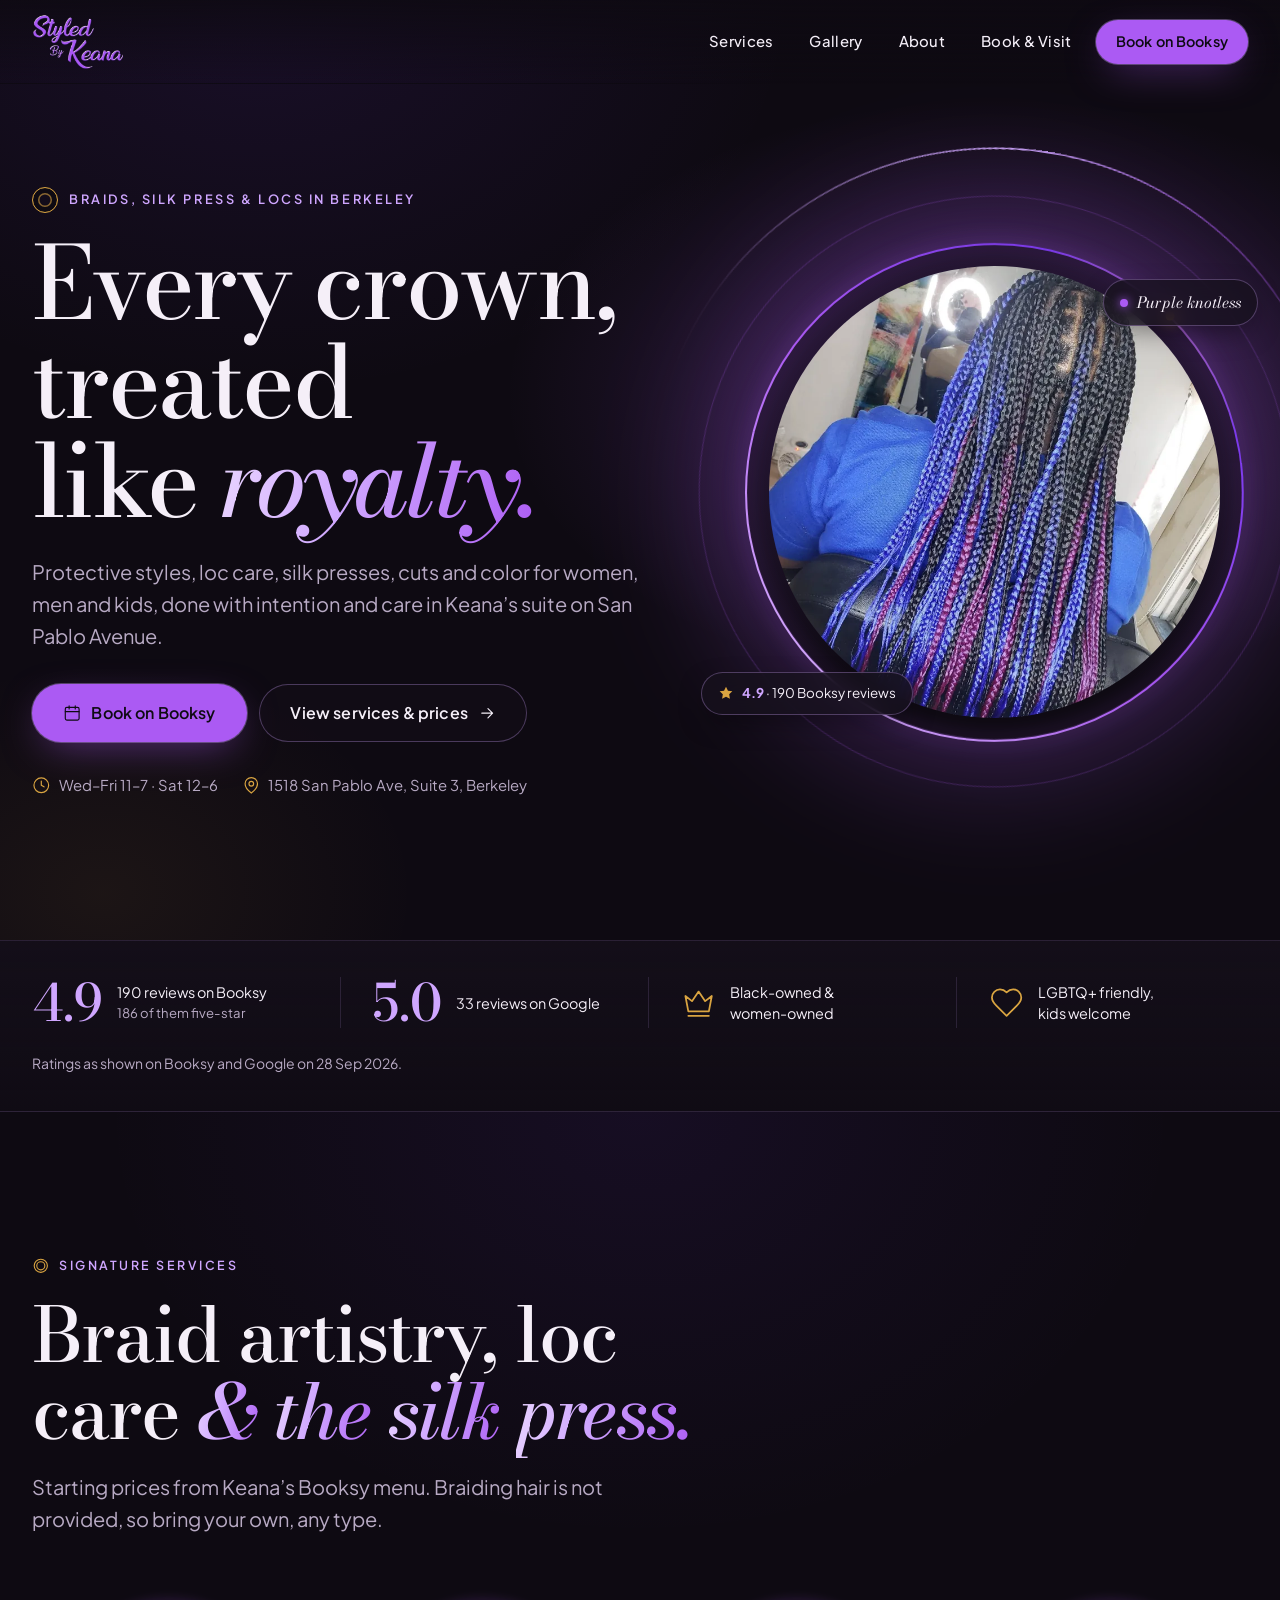
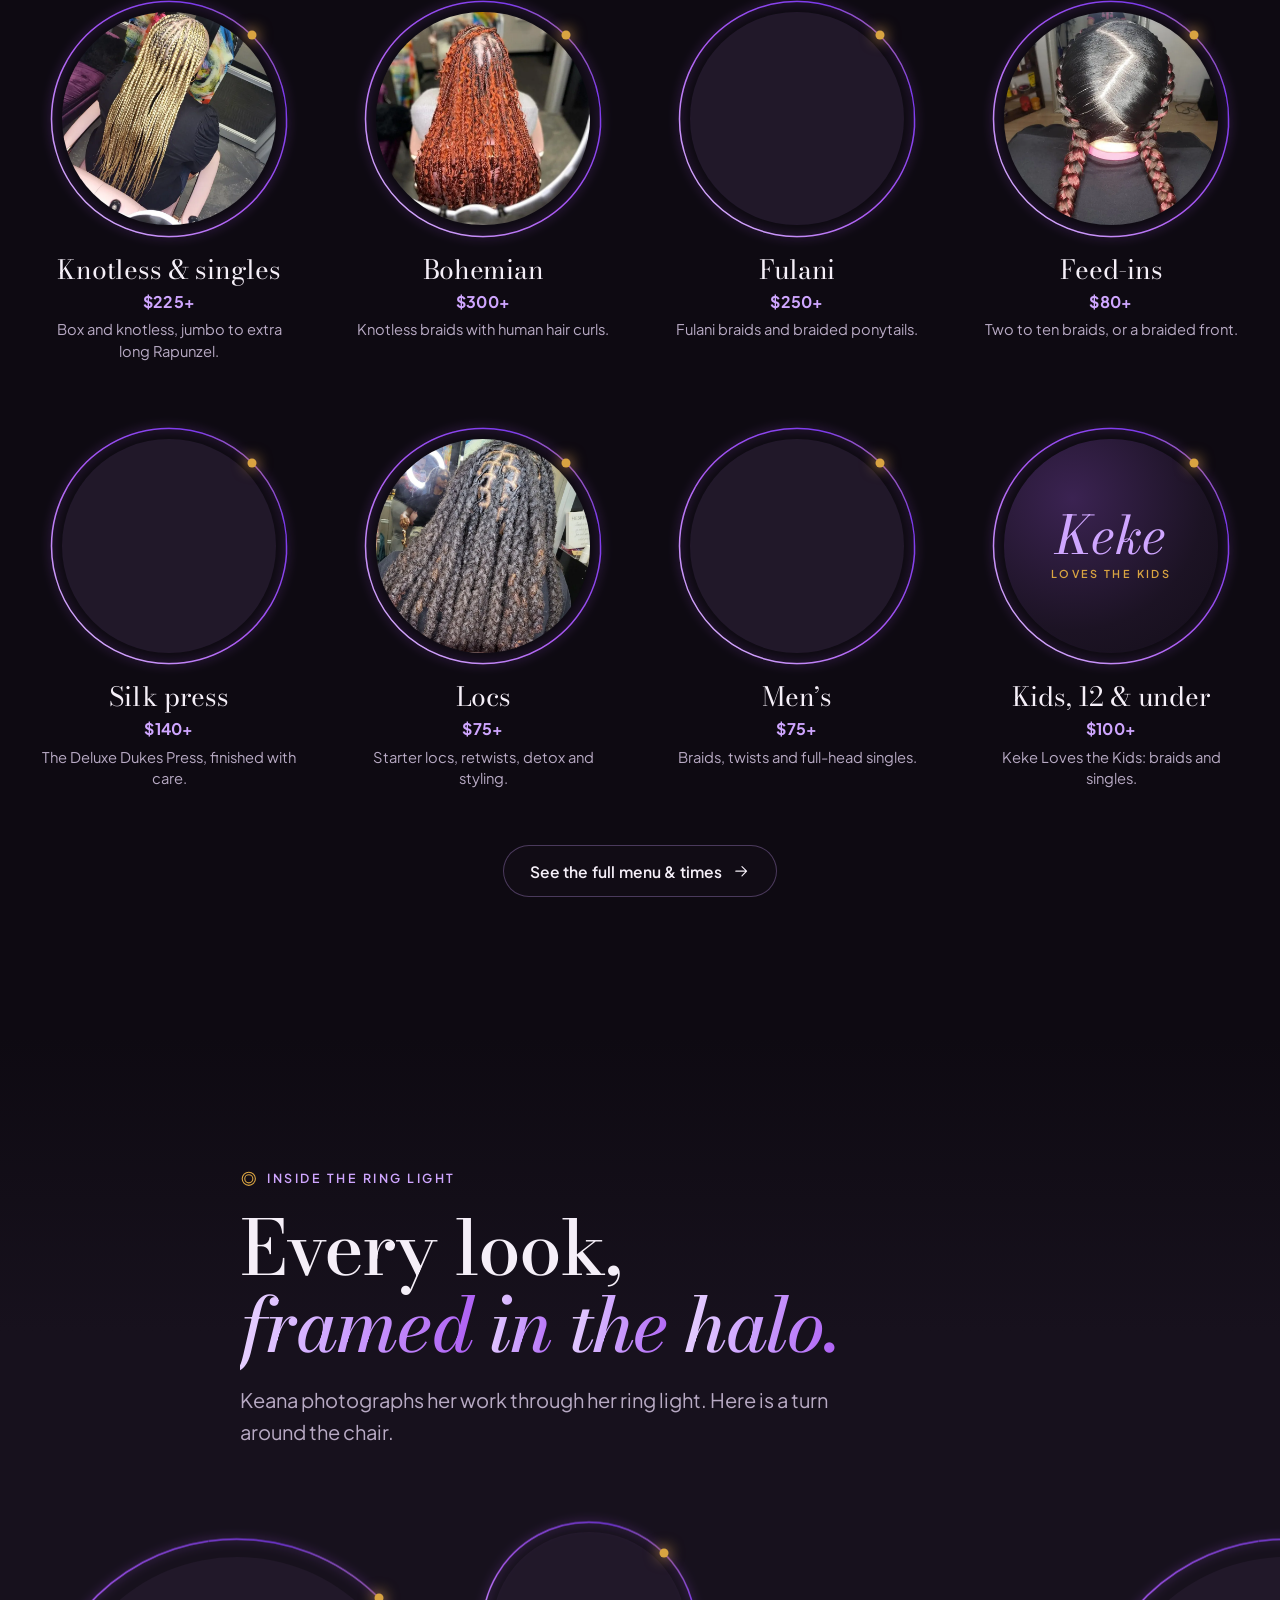
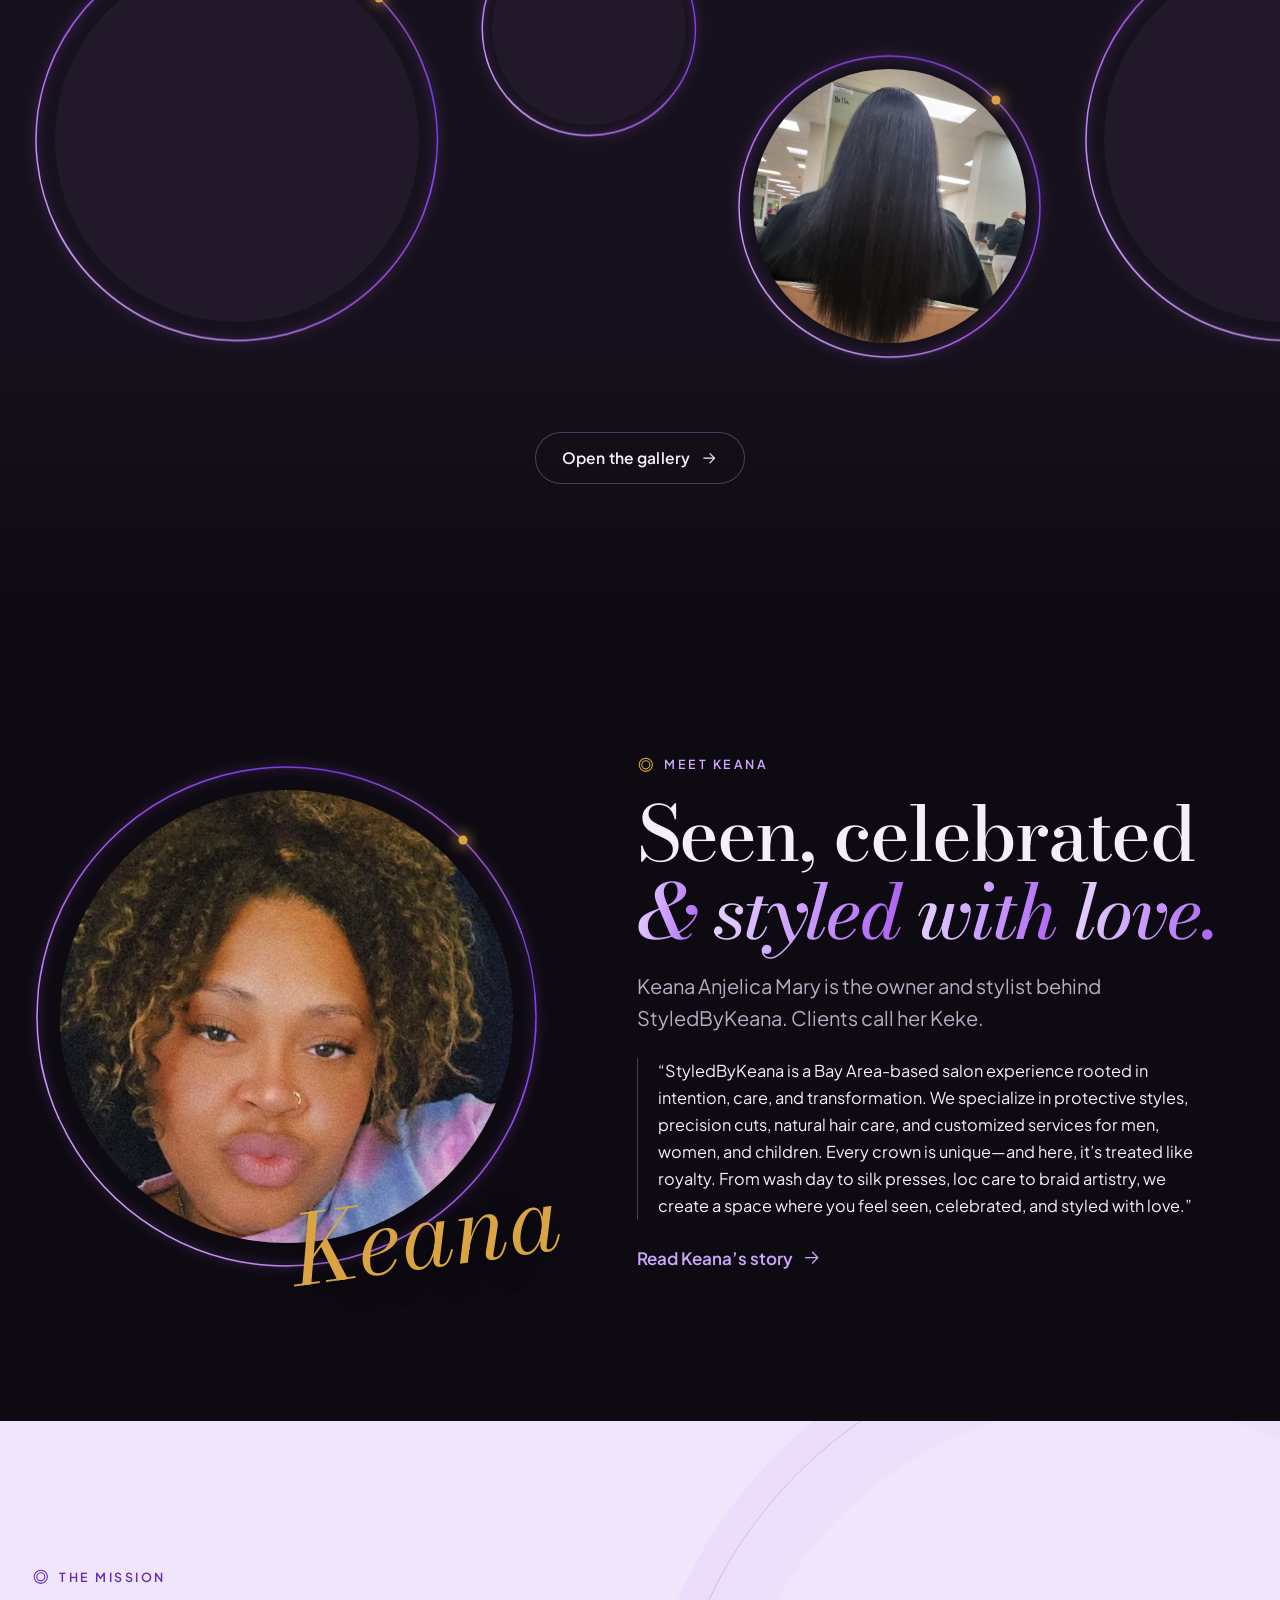
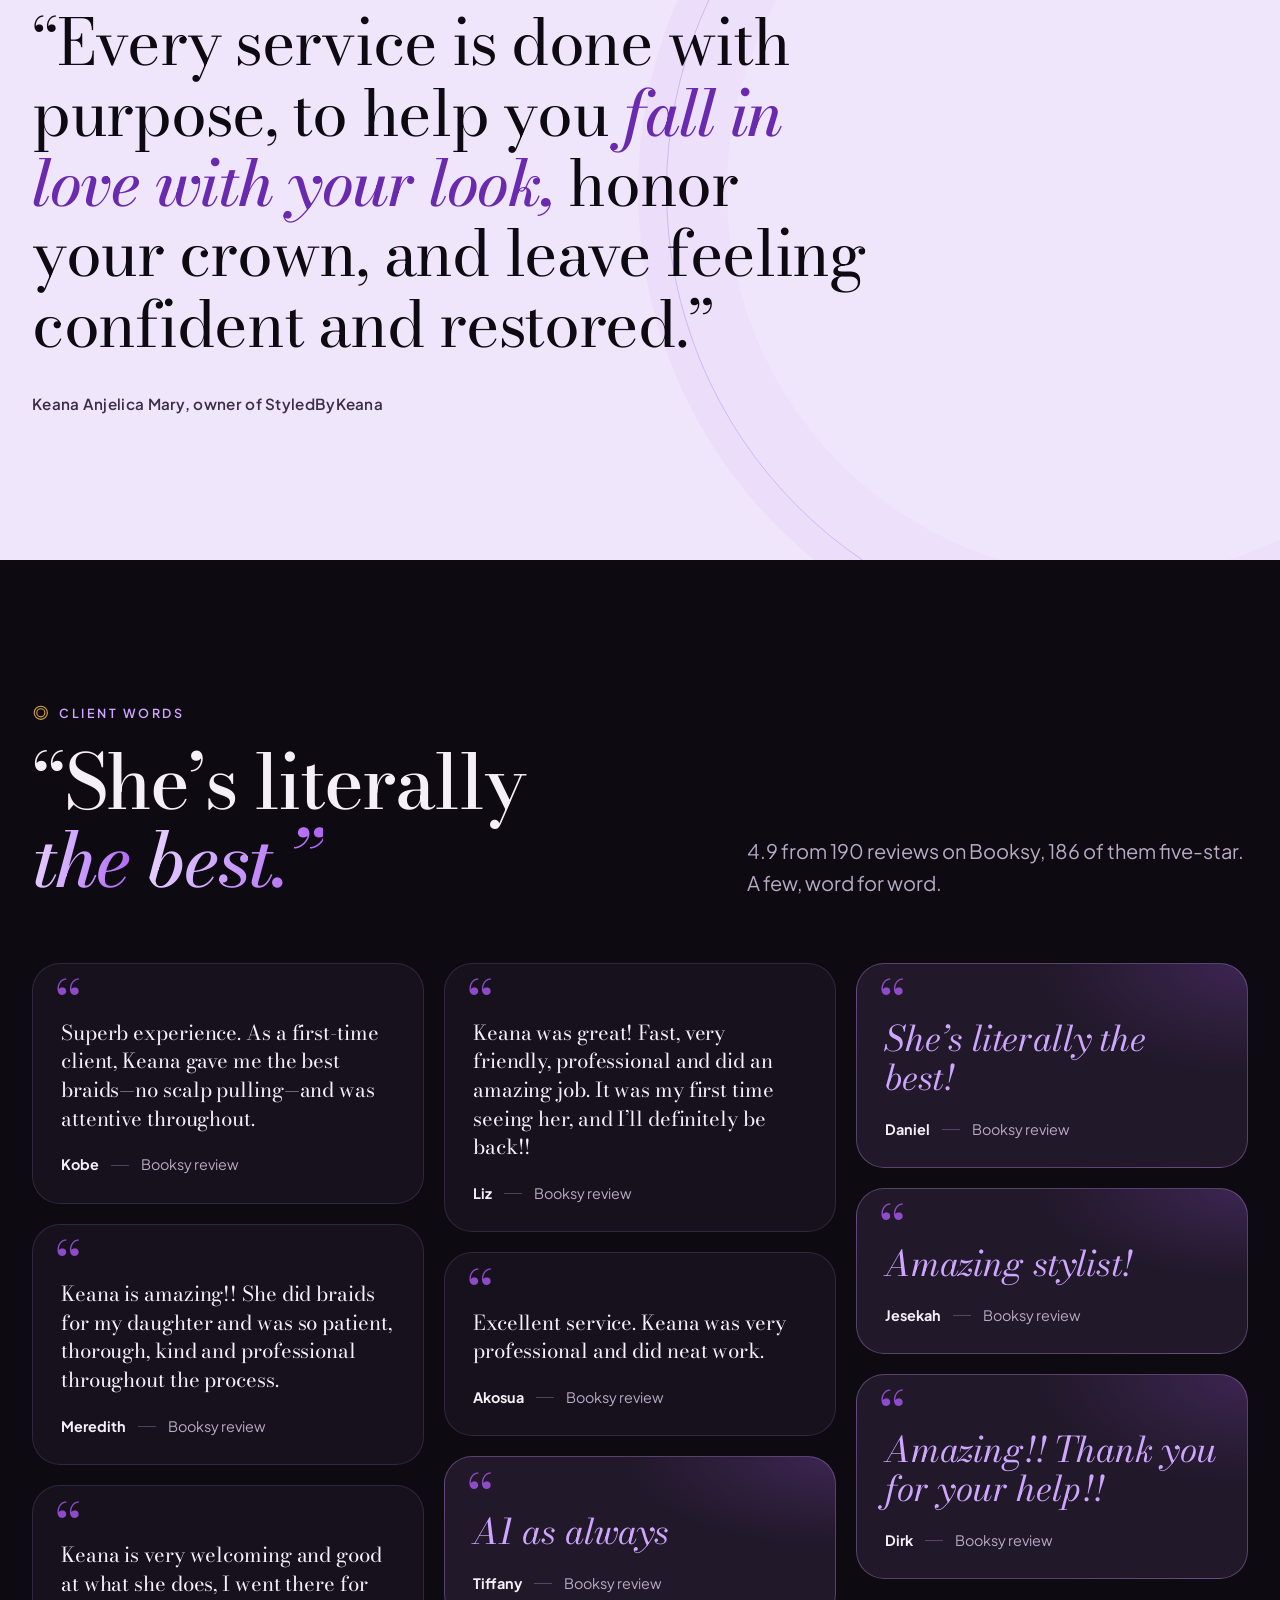
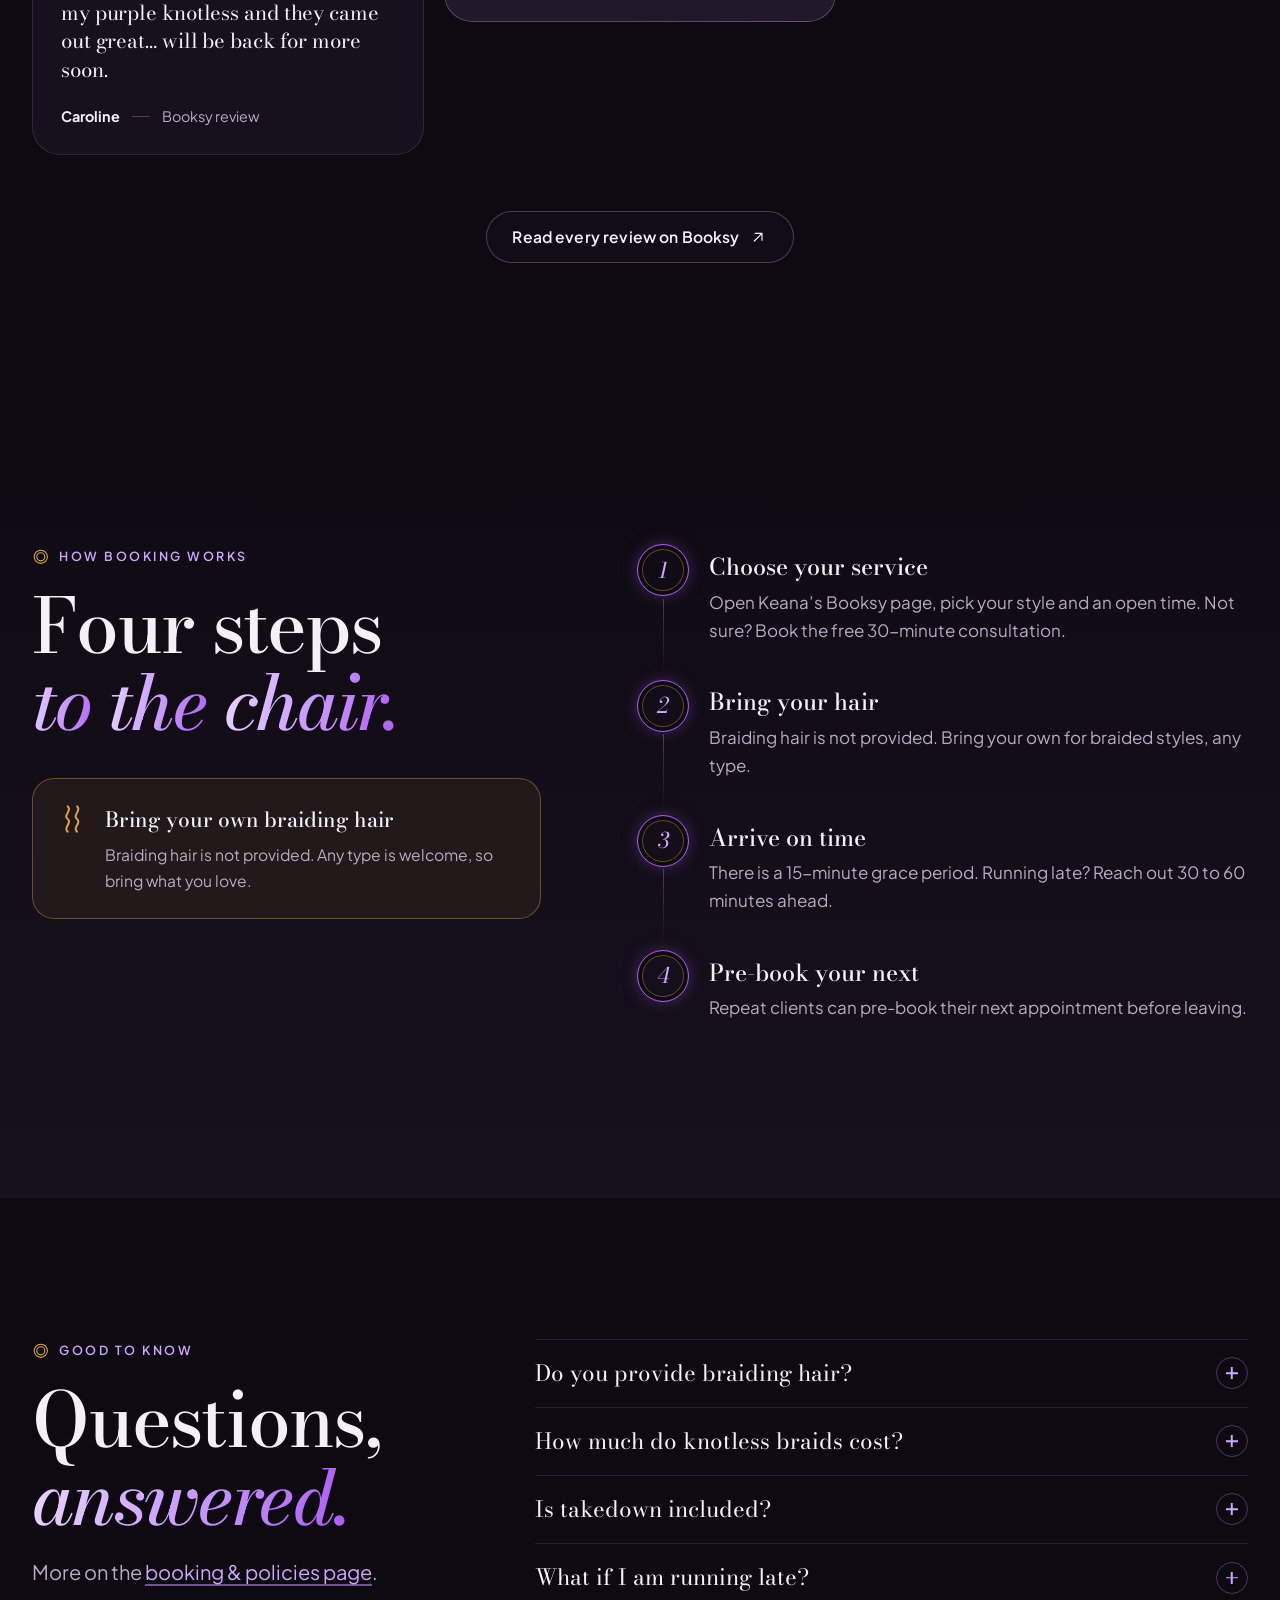
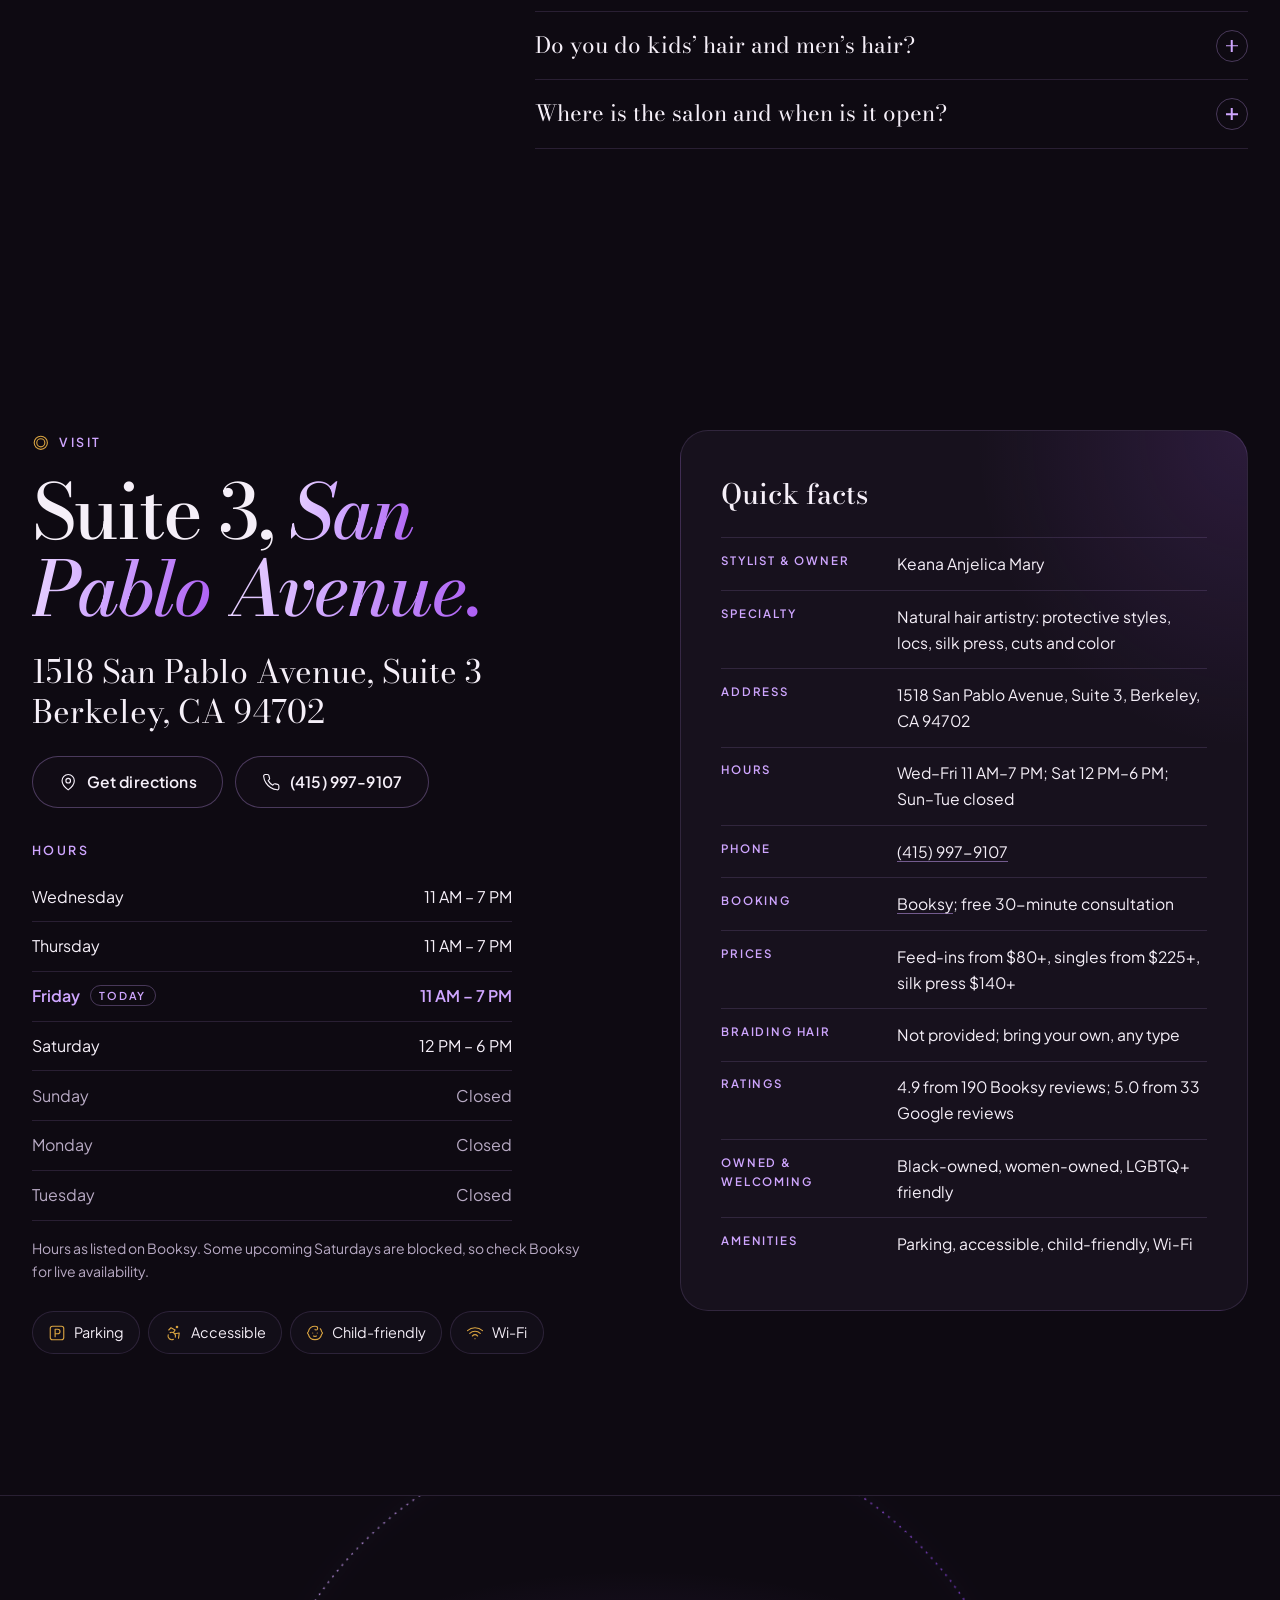
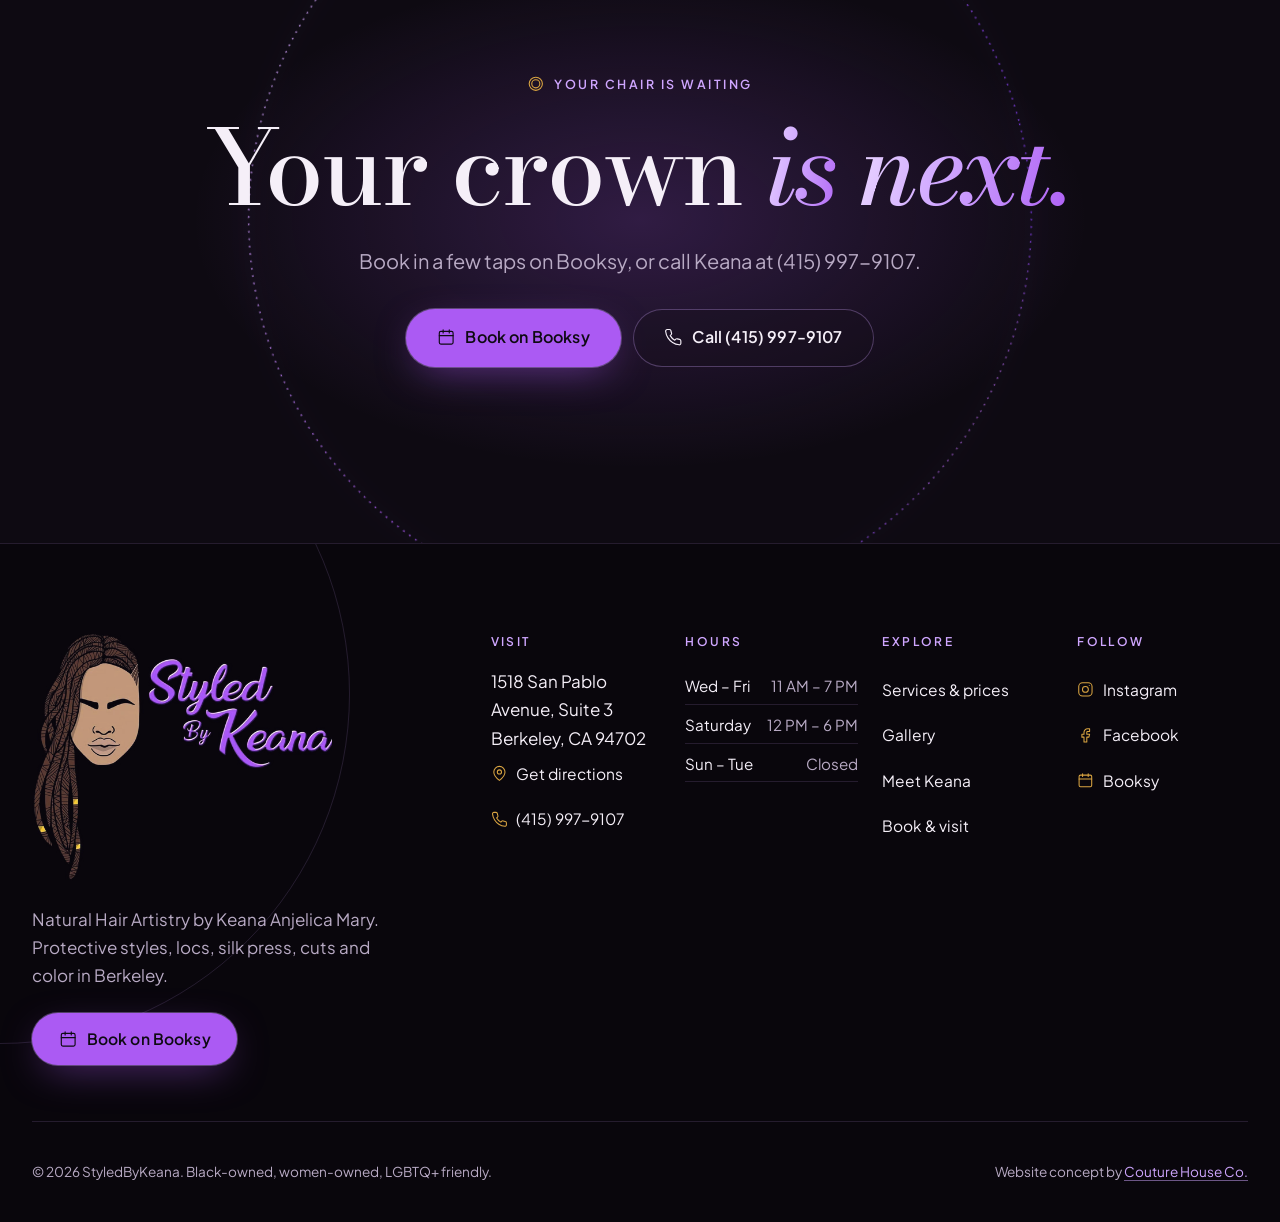
<file: index.html>
<!doctype html>
<html lang="en">
<head>
<meta charset="utf-8">
<meta name="viewport" content="width=device-width, initial-scale=1, viewport-fit=cover">
<title>Braids, Silk Press &amp; Locs in Berkeley | StyledByKeana</title>
<meta name="description" content="Knotless, bohemian and Fulani braids, locs, silk press, cuts and color by Keana in Berkeley. 4.9 from 190 Booksy reviews. Book online at 1518 San Pablo Ave.">
<link rel="canonical" href="https://styledbykeana-website.netlify.app/">
<meta name="theme-color" content="#0e0a12">
<meta name="color-scheme" content="dark">
<meta name="format-detection" content="telephone=no">
<meta property="og:type" content="website">
<meta property="og:site_name" content="StyledByKeana">
<meta property="og:title" content="StyledByKeana | Braids, Silk Press &amp; Locs, Berkeley">
<meta property="og:description" content="Knotless, bohemian and Fulani braids, locs, silk press, cuts and color by Keana in Berkeley. 4.9 from 190 Booksy reviews. Book online at 1518 San Pablo Ave.">
<meta property="og:url" content="https://styledbykeana-website.netlify.app/">
<meta property="og:image" content="https://styledbykeana-website.netlify.app/assets/img/og/home.jpg">
<meta property="og:image:secure_url" content="https://styledbykeana-website.netlify.app/assets/img/og/home.jpg">
<meta property="og:image:width" content="1200">
<meta property="og:image:height" content="630">
<meta property="og:image:type" content="image/jpeg">
<meta property="og:image:alt" content="StyledByKeana link preview: Every crown, treated like royalty. Natural hair artistry in Berkeley. 4.9 on Booksy · 190 reviews. Shown with client photos.">
<meta property="og:locale" content="en_US">
<meta name="twitter:card" content="summary_large_image">
<meta name="twitter:title" content="StyledByKeana | Braids, Silk Press &amp; Locs, Berkeley">
<meta name="twitter:description" content="Knotless, bohemian and Fulani braids, locs, silk press, cuts and color by Keana in Berkeley. 4.9 from 190 Booksy reviews. Book online at 1518 San Pablo Ave.">
<meta name="twitter:image" content="https://styledbykeana-website.netlify.app/assets/img/og/home.jpg">
<meta name="twitter:image:alt" content="StyledByKeana link preview: Every crown, treated like royalty. Natural hair artistry in Berkeley. 4.9 on Booksy · 190 reviews. Shown with client photos.">
<link rel="icon" href="assets/img/favicon.svg" type="image/svg+xml">
<link rel="icon" href="assets/img/favicon-32.png" sizes="32x32" type="image/png">
<link rel="apple-touch-icon" href="assets/img/apple-touch-icon.png">
<link rel="manifest" href="site.webmanifest">
<link rel="preload" href="assets/fonts/bodoni-moda-latin-wght-normal.woff2" as="font" type="font/woff2" crossorigin>
<link rel="preload" href="assets/fonts/plus-jakarta-sans-latin-wght-normal.woff2" as="font" type="font/woff2" crossorigin>
<link rel="preload" as="image" href="assets/img/purple-knotless-braids-800.webp" imagesrcset="assets/img/purple-knotless-braids-800.webp 800w, assets/img/purple-knotless-braids.webp 1600w" imagesizes="(min-width: 960px) 520px, 86vw" fetchpriority="high">
<link rel="stylesheet" href="assets/css/site.css">
<script>document.documentElement.classList.add('js')</script>
<script src="assets/vendor/gsap.min.js" defer></script>
<script src="assets/vendor/ScrollTrigger.min.js" defer></script>
<script src="assets/vendor/SplitText.min.js" defer></script>
<script src="assets/vendor/DrawSVGPlugin.min.js" defer></script>
<script src="assets/vendor/lenis.min.js" defer></script>
<script src="assets/js/site.js" defer></script>
<script type="application/ld+json">{"@context":"https://schema.org","@type":"HairSalon","@id":"https://styledbykeana-website.netlify.app/#salon","name":"StyledByKeana","alternateName":"Styled By Keana","description":"Natural hair artistry by Keana Anjelica Mary in Berkeley, CA: protective styles, knotless and bohemian braids, Fulani, feed-ins, twists, invisible locs, locs, the Deluxe Dukes Press silk press, cuts, color, men's braids and kids' braids (Keke Loves the Kids, 12 and under).","url":"https://styledbykeana-website.netlify.app/","logo":"https://styledbykeana-website.netlify.app/assets/img/icon-512.png","image":["https://styledbykeana-website.netlify.app/assets/img/share.jpg","https://styledbykeana-website.netlify.app/assets/img/purple-knotless-braids.webp"],"telephone":"+1-415-997-9107","address":{"@type":"PostalAddress","streetAddress":"1518 San Pablo Avenue, Suite 3","addressLocality":"Berkeley","addressRegion":"CA","postalCode":"94702","addressCountry":"US"},"openingHoursSpecification":[{"@type":"OpeningHoursSpecification","dayOfWeek":["Wednesday","Thursday","Friday"],"opens":"11:00","closes":"19:00"},{"@type":"OpeningHoursSpecification","dayOfWeek":"Saturday","opens":"12:00","closes":"18:00"}],"priceRange":"$10-$600","currenciesAccepted":"USD","areaServed":[{"@type":"City","name":"Berkeley, CA"},{"@type":"Place","name":"San Francisco Bay Area"}],"sameAs":["https://www.instagram.com/styledbykeana/","https://www.facebook.com/StyledbyKeana-112199453529756/","https://booksy.com/en-us/240113_styledbykeana_hair-salon_119583_berkeley"],"founder":{"@type":"Person","name":"Keana Anjelica Mary","jobTitle":"Owner and stylist"},"employee":{"@type":"Person","name":"Keana Anjelica Mary","jobTitle":"Natural hair artist"},"amenityFeature":[{"@type":"LocationFeatureSpecification","name":"Parking","value":true},{"@type":"LocationFeatureSpecification","name":"Accessible","value":true},{"@type":"LocationFeatureSpecification","name":"Child-friendly","value":true},{"@type":"LocationFeatureSpecification","name":"Wi-Fi","value":true}],"potentialAction":{"@type":"ReserveAction","target":{"@type":"EntryPoint","urlTemplate":"https://booksy.com/en-us/240113_styledbykeana_hair-salon_119583_berkeley","actionPlatform":["https://schema.org/DesktopWebPlatform","https://schema.org/MobileWebPlatform"]},"result":{"@type":"Reservation","name":"StyledByKeana appointment"}},"hasOfferCatalog":{"@type":"OfferCatalog","name":"StyledByKeana services","itemListElement":[{"@type":"OfferCatalog","name":"Consultation & scheduling fees","itemListElement":[{"@type":"Offer","itemOffered":{"@type":"Service","name":"Consultation"},"priceSpecification":{"@type":"PriceSpecification","price":0,"priceCurrency":"USD"}},{"@type":"Offer","itemOffered":{"@type":"Service","name":"Early morning appointment fee","description":"For appointments before regular hours."},"priceSpecification":{"@type":"PriceSpecification","minPrice":50,"price":50,"priceCurrency":"USD"}},{"@type":"Offer","itemOffered":{"@type":"Service","name":"Same-day / day-off fee","description":"Same-day bookings, or appointments on a day off (typically Monday)."},"priceSpecification":{"@type":"PriceSpecification","minPrice":75,"price":75,"priceCurrency":"USD"}}]},{"@type":"OfferCatalog","name":"Singles & Knotless","itemListElement":[{"@type":"Offer","itemOffered":{"@type":"Service","name":"Jumbo singles","description":"Box or knotless."},"priceSpecification":{"@type":"PriceSpecification","minPrice":225,"price":225,"priceCurrency":"USD"}},{"@type":"Offer","itemOffered":{"@type":"Service","name":"Large singles","description":"Box or knotless."},"priceSpecification":{"@type":"PriceSpecification","minPrice":250,"price":250,"priceCurrency":"USD"}},{"@type":"Offer","itemOffered":{"@type":"Service","name":"Medium singles","description":"Box or knotless."},"priceSpecification":{"@type":"PriceSpecification","minPrice":275,"price":275,"priceCurrency":"USD"}},{"@type":"Offer","itemOffered":{"@type":"Service","name":"Small singles","description":"Box or knotless."},"priceSpecification":{"@type":"PriceSpecification","minPrice":450,"price":450,"priceCurrency":"USD"}},{"@type":"Offer","itemOffered":{"@type":"Service","name":"Extra long singles (Rapunzel)","description":"Box or knotless."},"priceSpecification":{"@type":"PriceSpecification","minPrice":600,"price":600,"priceCurrency":"USD"}}]},{"@type":"OfferCatalog","name":"Bohemian","itemListElement":[{"@type":"Offer","itemOffered":{"@type":"Service","name":"Bohemian braids, large","description":"Knotless with human hair curls."},"priceSpecification":{"@type":"PriceSpecification","minPrice":300,"price":300,"priceCurrency":"USD"}},{"@type":"Offer","itemOffered":{"@type":"Service","name":"Bohemian braids, medium","description":"Knotless with human hair curls."},"priceSpecification":{"@type":"PriceSpecification","minPrice":350,"price":350,"priceCurrency":"USD"}},{"@type":"Offer","itemOffered":{"@type":"Service","name":"Bohemian braids, small","description":"Knotless with human hair curls."},"priceSpecification":{"@type":"PriceSpecification","minPrice":450,"price":450,"priceCurrency":"USD"}}]},{"@type":"OfferCatalog","name":"Braided Ponytails & Fulani","itemListElement":[{"@type":"Offer","itemOffered":{"@type":"Service","name":"Sleek ponytail","description":"Hair added."},"priceSpecification":{"@type":"PriceSpecification","minPrice":150,"price":150,"priceCurrency":"USD"}},{"@type":"Offer","itemOffered":{"@type":"Service","name":"Medium braided ponytail"},"priceSpecification":{"@type":"PriceSpecification","minPrice":150,"price":150,"priceCurrency":"USD"}},{"@type":"Offer","itemOffered":{"@type":"Service","name":"Large Fulani"},"priceSpecification":{"@type":"PriceSpecification","minPrice":250,"price":250,"priceCurrency":"USD"}},{"@type":"Offer","itemOffered":{"@type":"Service","name":"Fulani","description":"Braids and singles mixed."},"priceSpecification":{"@type":"PriceSpecification","minPrice":350,"price":350,"priceCurrency":"USD"}},{"@type":"Offer","itemOffered":{"@type":"Service","name":"Small braided ponytail"},"priceSpecification":{"@type":"PriceSpecification","minPrice":300,"price":300,"priceCurrency":"USD"}},{"@type":"Offer","itemOffered":{"@type":"Service","name":"Small Fulani"},"priceSpecification":{"@type":"PriceSpecification","minPrice":400,"price":400,"priceCurrency":"USD"}}]},{"@type":"OfferCatalog","name":"Feed-in Braids","itemListElement":[{"@type":"Offer","itemOffered":{"@type":"Service","name":"2 feed-in braids"},"priceSpecification":{"@type":"PriceSpecification","minPrice":80,"price":80,"priceCurrency":"USD"}},{"@type":"Offer","itemOffered":{"@type":"Service","name":"4 feed-in braids"},"priceSpecification":{"@type":"PriceSpecification","minPrice":120,"price":120,"priceCurrency":"USD"}},{"@type":"Offer","itemOffered":{"@type":"Service","name":"6 feed-in braids"},"priceSpecification":{"@type":"PriceSpecification","minPrice":160,"price":160,"priceCurrency":"USD"}},{"@type":"Offer","itemOffered":{"@type":"Service","name":"8 feed-in braids"},"priceSpecification":{"@type":"PriceSpecification","minPrice":200,"price":200,"priceCurrency":"USD"}},{"@type":"Offer","itemOffered":{"@type":"Service","name":"10 feed-in braids"},"priceSpecification":{"@type":"PriceSpecification","minPrice":240,"price":240,"priceCurrency":"USD"}},{"@type":"Offer","itemOffered":{"@type":"Service","name":"Braided front only"},"priceSpecification":{"@type":"PriceSpecification","minPrice":100,"price":100,"priceCurrency":"USD"}},{"@type":"Offer","itemOffered":{"@type":"Service","name":"Braided front, crochet back"},"priceSpecification":{"@type":"PriceSpecification","minPrice":225,"price":225,"priceCurrency":"USD"}}]},{"@type":"OfferCatalog","name":"Twists & Invisible Locs","itemListElement":[{"@type":"Offer","itemOffered":{"@type":"Service","name":"Twist"},"priceSpecification":{"@type":"PriceSpecification","minPrice":200,"price":200,"priceCurrency":"USD"}},{"@type":"Offer","itemOffered":{"@type":"Service","name":"Invisible locs"},"priceSpecification":{"@type":"PriceSpecification","minPrice":300,"price":300,"priceCurrency":"USD"}}]},{"@type":"OfferCatalog","name":"Locs","itemListElement":[{"@type":"Offer","itemOffered":{"@type":"Service","name":"Starter locs"},"priceSpecification":{"@type":"PriceSpecification","minPrice":300,"price":300,"priceCurrency":"USD"}},{"@type":"Offer","itemOffered":{"@type":"Service","name":"Loc styling"},"priceSpecification":{"@type":"PriceSpecification","minPrice":75,"price":75,"priceCurrency":"USD"}},{"@type":"Offer","itemOffered":{"@type":"Service","name":"Loc detox"},"priceSpecification":{"@type":"PriceSpecification","minPrice":100,"price":100,"priceCurrency":"USD"}},{"@type":"Offer","itemOffered":{"@type":"Service","name":"Wash & retwist, man bun or mohawk"},"priceSpecification":{"@type":"PriceSpecification","minPrice":120,"price":120,"priceCurrency":"USD"}},{"@type":"Offer","itemOffered":{"@type":"Service","name":"Wash & retwist, man bun or mohawk, with style"},"priceSpecification":{"@type":"PriceSpecification","minPrice":170,"price":170,"priceCurrency":"USD"}},{"@type":"Offer","itemOffered":{"@type":"Service","name":"Wash & retwist, full head"},"priceSpecification":{"@type":"PriceSpecification","minPrice":150,"price":150,"priceCurrency":"USD"}},{"@type":"Offer","itemOffered":{"@type":"Service","name":"Wash & retwist, full head, with style"},"priceSpecification":{"@type":"PriceSpecification","minPrice":200,"price":200,"priceCurrency":"USD"}}]},{"@type":"OfferCatalog","name":"Silk Press & Women’s Care","itemListElement":[{"@type":"Offer","itemOffered":{"@type":"Service","name":"Deluxe Dukes Press","description":"Silk press service: shampoo, deep condition, blow-dry and silk press. Optional trim or hot tool style."},"priceSpecification":{"@type":"PriceSpecification","minPrice":140,"price":140,"priceCurrency":"USD"}},{"@type":"Offer","itemOffered":{"@type":"Service","name":"Touch ups"},"priceSpecification":{"@type":"PriceSpecification","minPrice":150,"price":150,"priceCurrency":"USD"}},{"@type":"Offer","itemOffered":{"@type":"Service","name":"Braid down (wig or weave)"},"priceSpecification":{"@type":"PriceSpecification","minPrice":50,"price":50,"priceCurrency":"USD"}}]},{"@type":"OfferCatalog","name":"Cuts & Maintenance","itemListElement":[{"@type":"Offer","itemOffered":{"@type":"Service","name":"Trim (1 inch or less)"},"priceSpecification":{"@type":"PriceSpecification","minPrice":40,"price":40,"priceCurrency":"USD"}},{"@type":"Offer","itemOffered":{"@type":"Service","name":"Haircut"},"priceSpecification":{"@type":"PriceSpecification","minPrice":100,"price":100,"priceCurrency":"USD"}},{"@type":"Offer","itemOffered":{"@type":"Service","name":"Shampoo, condition & blow dry"},"priceSpecification":{"@type":"PriceSpecification","minPrice":50,"price":50,"priceCurrency":"USD"}},{"@type":"Offer","itemOffered":{"@type":"Service","name":"Take down","description":"Book separately; takedown is not included in braid services."},"priceSpecification":{"@type":"PriceSpecification","minPrice":75,"price":75,"priceCurrency":"USD"}},{"@type":"Offer","itemOffered":{"@type":"Service","name":"Twist","description":"Natural hair care twist."},"priceSpecification":{"@type":"PriceSpecification","minPrice":150,"price":150,"priceCurrency":"USD"}}]},{"@type":"OfferCatalog","name":"Color","itemListElement":[{"@type":"Offer","itemOffered":{"@type":"Service","name":"Toner","description":"Hourly, from $75."},"priceSpecification":{"@type":"PriceSpecification","minPrice":75,"price":75,"priceCurrency":"USD"}},{"@type":"Offer","itemOffered":{"@type":"Service","name":"Root touch-up (1–2 inches)"},"priceSpecification":{"@type":"PriceSpecification","minPrice":120,"price":120,"priceCurrency":"USD"}},{"@type":"Offer","itemOffered":{"@type":"Service","name":"Highlights, full head"},"priceSpecification":{"@type":"PriceSpecification","minPrice":250,"price":250,"priceCurrency":"USD"}},{"@type":"Offer","itemOffered":{"@type":"Service","name":"Highlights, partial"},"priceSpecification":{"@type":"PriceSpecification","minPrice":150,"price":150,"priceCurrency":"USD"}},{"@type":"Offer","itemOffered":{"@type":"Service","name":"Lightening"},"priceSpecification":{"@type":"PriceSpecification","minPrice":300,"price":300,"priceCurrency":"USD"}},{"@type":"Offer","itemOffered":{"@type":"Service","name":"All-over color"},"priceSpecification":{"@type":"PriceSpecification","minPrice":200,"price":200,"priceCurrency":"USD"}}]},{"@type":"OfferCatalog","name":"Men’s","itemListElement":[{"@type":"Offer","itemOffered":{"@type":"Service","name":"Men’s 2 braids"},"priceSpecification":{"@type":"PriceSpecification","minPrice":75,"price":75,"priceCurrency":"USD"}},{"@type":"Offer","itemOffered":{"@type":"Service","name":"Braids or twist man bun / mohawk"},"priceSpecification":{"@type":"PriceSpecification","minPrice":100,"price":100,"priceCurrency":"USD"}},{"@type":"Offer","itemOffered":{"@type":"Service","name":"Men’s 4–6 braids"},"priceSpecification":{"@type":"PriceSpecification","minPrice":120,"price":120,"priceCurrency":"USD"}},{"@type":"Offer","itemOffered":{"@type":"Service","name":"Simple full head","description":"Large singles, 10 or less."},"priceSpecification":{"@type":"PriceSpecification","minPrice":120,"price":120,"priceCurrency":"USD"}},{"@type":"Offer","itemOffered":{"@type":"Service","name":"Men’s singles, full head"},"priceSpecification":{"@type":"PriceSpecification","minPrice":150,"price":150,"priceCurrency":"USD"}}]},{"@type":"OfferCatalog","name":"Keke Loves the Kids","itemListElement":[{"@type":"Offer","itemOffered":{"@type":"Service","name":"Kid’s braids","description":"Ages 12 and under."},"priceSpecification":{"@type":"PriceSpecification","minPrice":100,"price":100,"priceCurrency":"USD"}},{"@type":"Offer","itemOffered":{"@type":"Service","name":"Kid’s braids with natural hair, full head","description":"Ages 12 and under."},"priceSpecification":{"@type":"PriceSpecification","minPrice":150,"price":150,"priceCurrency":"USD"}},{"@type":"Offer","itemOffered":{"@type":"Service","name":"Kid’s singles","description":"Ages 12 and under."},"priceSpecification":{"@type":"PriceSpecification","minPrice":150,"price":150,"priceCurrency":"USD"}},{"@type":"Offer","itemOffered":{"@type":"Service","name":"Kid’s braids with hair added","description":"Ages 12 and under."},"priceSpecification":{"@type":"PriceSpecification","minPrice":200,"price":200,"priceCurrency":"USD"}}]},{"@type":"OfferCatalog","name":"Add-ons","itemListElement":[{"@type":"Offer","itemOffered":{"@type":"Service","name":"Steam therapy"},"priceSpecification":{"@type":"PriceSpecification","price":25,"priceCurrency":"USD"}},{"@type":"Offer","itemOffered":{"@type":"Service","name":"Scalp detox & massage"},"priceSpecification":{"@type":"PriceSpecification","price":20,"priceCurrency":"USD"}},{"@type":"Offer","itemOffered":{"@type":"Service","name":"Trim"},"priceSpecification":{"@type":"PriceSpecification","price":45,"priceCurrency":"USD"}},{"@type":"Offer","itemOffered":{"@type":"Service","name":"Hair fragrance finish"},"priceSpecification":{"@type":"PriceSpecification","price":10,"priceCurrency":"USD"}},{"@type":"Offer","itemOffered":{"@type":"Service","name":"Beads & accessories"}}]}]}}</script>
<script type="application/ld+json">{"@context":"https://schema.org","@type":"WebSite","@id":"https://styledbykeana-website.netlify.app/#website","url":"https://styledbykeana-website.netlify.app/","name":"StyledByKeana","publisher":{"@id":"https://styledbykeana-website.netlify.app/#salon"},"inLanguage":"en-US"}</script>
<script type="application/ld+json">{"@context":"https://schema.org","@type":"FAQPage","mainEntity":[{"@type":"Question","name":"Do you provide braiding hair?","acceptedAnswer":{"@type":"Answer","text":"No. Braiding hair is not provided at StyledByKeana, so please bring your own. Any type of braiding hair is welcome."}},{"@type":"Question","name":"How much do knotless braids cost?","acceptedAnswer":{"@type":"Answer","text":"Singles and knotless braids start at $225+ for jumbo, $250+ for large, $275+ for medium, $450+ for small and $600+ for extra long (Rapunzel), as listed on Booksy. Bohemian knotless with human hair curls starts at $300+. Your final price is confirmed at your consultation."}},{"@type":"Question","name":"Is takedown included?","acceptedAnswer":{"@type":"Answer","text":"No. Takedown is not included in braid services. Book a Take down ($75+, about 45 minutes) as a separate service."}},{"@type":"Question","name":"What if I am running late?","acceptedAnswer":{"@type":"Answer","text":"There is a 15-minute grace period. If you are running late, contact Keana 30 to 60 minutes before your appointment. Arriving more than 15 minutes late may mean your appointment is canceled or rescheduled with a fee."}},{"@type":"Question","name":"Do you do kids’ hair and men’s hair?","acceptedAnswer":{"@type":"Answer","text":"Yes. Keke Loves the Kids is the menu for kids 12 and under, starting at $100+. Men’s braids, twists and singles start at $75+, and there is a full loc menu too."}},{"@type":"Question","name":"Where is the salon and when is it open?","acceptedAnswer":{"@type":"Answer","text":"StyledByKeana is at 1518 San Pablo Avenue, Suite 3, Berkeley, CA 94702. Hours are Wednesday to Friday 11 AM to 7 PM and Saturday 12 PM to 6 PM. Sunday, Monday and Tuesday are closed."}}]}</script>
</head>
<body>
<svg class="sprite" aria-hidden="true" focusable="false" xmlns="http://www.w3.org/2000/svg"><defs><linearGradient id="g-ring" x1="0" y1="0" x2="1" y2="1"><stop offset="0" stop-color="#e3c7ff"/><stop offset=".45" stop-color="#ab5af3"/><stop offset=".8" stop-color="#7c3aed"/><stop offset="1" stop-color="#d9a441"/></linearGradient></defs><symbol id="i-cal" viewBox="0 0 24 24"><rect x="3" y="4.5" width="18" height="16.5" rx="2"/><path d="M16 2.5v4M8 2.5v4M3 10h18"/></symbol><symbol id="i-scissors" viewBox="0 0 24 24"><circle cx="6" cy="6" r="3"/><circle cx="6" cy="18" r="3"/><path d="M20 4 8.12 15.88M14.47 14.48 20 20M8.12 8.12 12 12"/></symbol><symbol id="i-phone" viewBox="0 0 24 24"><path d="M22 16.92v3a2 2 0 0 1-2.18 2 19.79 19.79 0 0 1-8.63-3.07 19.5 19.5 0 0 1-6-6 19.79 19.79 0 0 1-3.07-8.67A2 2 0 0 1 4.11 2h3a2 2 0 0 1 2 1.72c.13.96.36 1.9.7 2.81a2 2 0 0 1-.45 2.11L8.09 9.91a16 16 0 0 0 6 6l1.27-1.27a2 2 0 0 1 2.11-.45c.91.34 1.85.57 2.81.7A2 2 0 0 1 22 16.92z"/></symbol><symbol id="i-pin" viewBox="0 0 24 24"><path d="M20 10c0 6-8 12-8 12s-8-6-8-12a8 8 0 0 1 16 0Z"/><circle cx="12" cy="10" r="3"/></symbol><symbol id="i-clock" viewBox="0 0 24 24"><circle cx="12" cy="12" r="9.5"/><path d="M12 6.5V12l3.5 2"/></symbol><symbol id="i-arrow" viewBox="0 0 24 24"><path d="M5 12h14M13 6l6 6-6 6"/></symbol><symbol id="i-out" viewBox="0 0 24 24"><path d="M7 17 17 7M8 7h9v9"/></symbol><symbol id="i-ig" viewBox="0 0 24 24"><rect x="2.5" y="2.5" width="19" height="19" rx="5.5"/><circle cx="12" cy="12" r="4.2"/><path d="M17.5 6.5h.01"/></symbol><symbol id="i-fb" viewBox="0 0 24 24"><path d="M18 2.5h-3a5 5 0 0 0-5 5v3H7v4h3v7h4v-7h3l1-4h-4v-3a1 1 0 0 1 1-1h3z"/></symbol><symbol id="i-menu" viewBox="0 0 24 24"><path d="M3 8h18M3 16h18"/></symbol><symbol id="i-close" viewBox="0 0 24 24"><path d="M18 6 6 18M6 6l12 12"/></symbol><symbol id="i-star" viewBox="0 0 24 24"><path d="M12 2.5l2.94 5.96 6.56.95-4.75 4.63 1.12 6.54L12 17.49l-5.87 3.09 1.12-6.54L2.5 9.41l6.56-.95z"/></symbol><symbol id="i-search" viewBox="0 0 24 24"><circle cx="11" cy="11" r="7.5"/><path d="m21 21-4.35-4.35"/></symbol><symbol id="i-check" viewBox="0 0 24 24"><path d="M20 6 9 17l-5-5"/></symbol><symbol id="i-info" viewBox="0 0 24 24"><circle cx="12" cy="12" r="9.5"/><path d="M12 16v-4.5M12 8h.01"/></symbol><symbol id="i-left" viewBox="0 0 24 24"><path d="m15 18-6-6 6-6"/></symbol><symbol id="i-right" viewBox="0 0 24 24"><path d="m9 18 6-6-6-6"/></symbol><symbol id="i-parking" viewBox="0 0 24 24"><rect x="3" y="3" width="18" height="18" rx="3"/><path d="M9.5 17V7h3.5a3 3 0 0 1 0 6H9.5"/></symbol><symbol id="i-access" viewBox="0 0 24 24"><circle cx="16" cy="4" r="1"/><path d="m18 19 1-7-6 1M5 8l3-3 5.5 3-2.36 3.5M4.24 14.5a5 5 0 0 0 6.88 6M13.76 17.5a5 5 0 0 0-6.88-6"/></symbol><symbol id="i-child" viewBox="0 0 24 24"><path d="M9 12h.01M15 12h.01M10 16c.5.3 1.2.5 2 .5s1.5-.2 2-.5"/><path d="M19 6.3a9 9 0 0 1 1.8 3.9 2 2 0 0 1 0 3.6 9 9 0 0 1-17.6 0 2 2 0 0 1 0-3.6A9 9 0 0 1 12 3c2 0 3.5 1.1 3.5 2.5s-.9 2.5-2 2.5c-.8 0-1.5-.4-1.5-1"/></symbol><symbol id="i-wifi" viewBox="0 0 24 24"><path d="M5 12.5a10 10 0 0 1 14 0M8.5 16a5 5 0 0 1 7 0M2 8.82a15 15 0 0 1 20 0M12 19.5h.01"/></symbol><symbol id="i-heart" viewBox="0 0 24 24"><path d="M19 14c1.49-1.46 3-3.21 3-5.5A5.5 5.5 0 0 0 16.5 3c-1.76 0-3 .5-4.5 2-1.5-1.5-2.74-2-4.5-2A5.5 5.5 0 0 0 2 8.5c0 2.3 1.5 4.05 3 5.5l7 7Z"/></symbol><symbol id="i-crown" viewBox="0 0 24 24"><path d="M3 7.5 7.5 11 12 4.5l4.5 6.5L21 7.5 19 18H5z"/><path d="M5 21h14"/></symbol><symbol id="i-strand" viewBox="0 0 24 24"><path d="M8 2.5c4 3-4 6.5 0 9.5s-4 6.5 0 9.5M15 2.5c4 3-4 6.5 0 9.5s-4 6.5 0 9.5"/></symbol><symbol id="i-plus" viewBox="0 0 24 24"><path d="M12 5v14M5 12h14"/></symbol><symbol id="i-book" viewBox="0 0 24 24"><path d="M2 4h6a4 4 0 0 1 4 4v13a3 3 0 0 0-3-3H2zM22 4h-6a4 4 0 0 0-4 4v13a3 3 0 0 1 3-3h7z"/></symbol><symbol id="i-shield" viewBox="0 0 24 24"><path d="M12 22s8-4 8-10V5l-8-3-8 3v7c0 6 8 10 8 10z"/><path d="m9 12 2 2 4-4"/></symbol><symbol id="i-users" viewBox="0 0 24 24"><path d="M16 21v-2a4 4 0 0 0-4-4H6a4 4 0 0 0-4 4v2"/><circle cx="9" cy="7" r="4"/><path d="M22 21v-2a4 4 0 0 0-3-3.87M16 3.13a4 4 0 0 1 0 7.75"/></symbol><symbol id="i-ring" viewBox="0 0 24 24"><circle cx="12" cy="12" r="9"/><circle cx="12" cy="12" r="5.5"/></symbol></svg>
<a class="skip-link" href="#main">Skip to content</a>
<header class="site-header" data-header>
  <div class="wrap header-in">
    <a class="brand" href="index.html" aria-label="StyledByKeana, home">
      <img src="assets/img/logo-styledbykeana-wordmark-320.webp" srcset="assets/img/logo-styledbykeana-wordmark-320.webp 320w, assets/img/logo-styledbykeana-wordmark.webp 640w" sizes="96px" width="320" height="196" alt="StyledByKeana" decoding="async">
    </a>
    <nav class="nav" aria-label="Main">
      <ul><li><a href="services.html">Services</a></li><li><a href="gallery.html">Gallery</a></li><li><a href="about.html">About</a></li><li><a href="book.html">Book &amp; Visit</a></li></ul>
    </nav>
    <a class="btn btn-primary btn-sm header-cta" href="https://booksy.com/en-us/240113_styledbykeana_hair-salon_119583_berkeley" rel="noopener">Book on Booksy</a>
    <button class="menu-toggle" type="button" aria-expanded="false" aria-controls="menu-panel" data-menu-toggle>
      <span class="menu-toggle-label">Menu</span><svg class="ic ic-open" aria-hidden="true" focusable="false"><use href="#i-menu"/></svg><svg class="ic ic-close" aria-hidden="true" focusable="false"><use href="#i-close"/></svg>
    </button>
  </div>
</header>
<div class="menu-panel" id="menu-panel" data-menu hidden>
  <div class="menu-panel-ring" aria-hidden="true"></div>
  <nav class="wrap menu-panel-in" aria-label="Menu">
    <ul class="menu-links"><li><a href="index.html" aria-current="page"><span>Home</span><svg class="ic" aria-hidden="true" focusable="false"><use href="#i-arrow"/></svg></a></li><li><a href="services.html"><span>Services</span><svg class="ic" aria-hidden="true" focusable="false"><use href="#i-arrow"/></svg></a></li><li><a href="gallery.html"><span>Gallery</span><svg class="ic" aria-hidden="true" focusable="false"><use href="#i-arrow"/></svg></a></li><li><a href="about.html"><span>About</span><svg class="ic" aria-hidden="true" focusable="false"><use href="#i-arrow"/></svg></a></li><li><a href="book.html"><span>Book &amp; Visit</span><svg class="ic" aria-hidden="true" focusable="false"><use href="#i-arrow"/></svg></a></li></ul>
    <div class="menu-panel-foot">
      <a class="btn btn-primary" href="https://booksy.com/en-us/240113_styledbykeana_hair-salon_119583_berkeley" rel="noopener"><svg class="ic" aria-hidden="true" focusable="false"><use href="#i-cal"/></svg>Book on Booksy</a>
      <a class="menu-meta" href="tel:+14159979107"><svg class="ic" aria-hidden="true" focusable="false"><use href="#i-phone"/></svg>(415) 997-9107</a>
      <a class="menu-meta" href="https://www.google.com/maps/search/?api=1&query=1518+San+Pablo+Avenue+Suite+3%2C+Berkeley%2C+CA+94702" rel="noopener"><svg class="ic" aria-hidden="true" focusable="false"><use href="#i-pin"/></svg>1518 San Pablo Ave, Suite 3, Berkeley</a>
    </div>
  </nav>
</div>
<main id="main">
<section class="hero" aria-labelledby="hero-title">
  <div class="hero-bg" aria-hidden="true"></div>
  <div class="wrap hero-grid">
    <div class="hero-copy">
      <h1 class="hero-title" id="hero-title"><span class="hero-kicker">Braids, silk press &amp; locs in Berkeley</span><span class="hero-line" data-hero-split>Every crown, treated like <em>royalty.</em></span></h1>
      <p class="lede hero-lede">Protective styles, loc care, silk presses, cuts and color for women, men and kids, done with intention and care in Keana&#8217;s suite on San Pablo Avenue.</p>
      <div class="cta-row">
        <a class="btn btn-primary btn-lg" href="https://booksy.com/en-us/240113_styledbykeana_hair-salon_119583_berkeley" rel="noopener"><svg class="ic" aria-hidden="true" focusable="false"><use href="#i-cal"/></svg>Book on Booksy</a>
        <a class="btn btn-ghost btn-lg" href="services.html">View services &amp; prices<svg class="ic" aria-hidden="true" focusable="false"><use href="#i-arrow"/></svg></a>
      </div>
      <ul class="hero-meta">
        <li><svg class="ic" aria-hidden="true" focusable="false"><use href="#i-clock"/></svg><span>Wed&#8211;Fri 11&#8211;7 &#183; Sat 12&#8211;6</span></li>
        <li><svg class="ic" aria-hidden="true" focusable="false"><use href="#i-pin"/></svg><span>1518 San Pablo Ave, Suite 3, Berkeley</span></li>
      </ul>
    </div>
    <div class="hero-visual">
      <div class="hero-orbit" aria-hidden="true" data-orbit><span class="orbit-a"></span><span class="orbit-b"></span></div>
      <figure class="halo halo--round halo--hero" data-hero-halo>
        <div class="halo-media"><img src="assets/img/purple-knotless-braids-800.webp" srcset="assets/img/purple-knotless-braids-800.webp 800w, assets/img/purple-knotless-braids.webp 1600w" sizes="(min-width: 960px) 520px, 86vw" width="1600" height="1600" alt="Long knotless box braids mixing black, royal blue and magenta, seen from behind with the ring light glowing in the mirror" fetchpriority="high" decoding="async"></div><svg class="halo-ring" viewBox="0 0 100 100" aria-hidden="true" focusable="false"><circle cx="50" cy="50" r="49"/></svg><span class="halo-dot" aria-hidden="true"></span>
      </figure>
      <p class="hero-chip hero-chip--rating"><svg class="ic ic-fill" aria-hidden="true" focusable="false"><use href="#i-star"/></svg><span><strong>4.9</strong> &#183; 190 Booksy reviews</span></p>
      <p class="hero-chip hero-chip--caption"><span class="chip-dot" aria-hidden="true"></span>Purple knotless</p>
    </div>
  </div>
</section>

<section class="proof" aria-label="Reputation">
  <div class="wrap">
    <ul class="proof-list">
      <li><span class="proof-num">4.9</span><span class="proof-label">190 reviews on Booksy<br><span class="muted">186 of them five-star</span></span></li>
      <li><span class="proof-num">5.0</span><span class="proof-label">33 reviews on Google</span></li>
      <li><svg class="ic proof-ic" aria-hidden="true" focusable="false"><use href="#i-crown"/></svg><span class="proof-label">Black-owned &amp;<br>women-owned</span></li>
      <li><svg class="ic proof-ic" aria-hidden="true" focusable="false"><use href="#i-heart"/></svg><span class="proof-label">LGBTQ+ friendly,<br>kids welcome</span></li>
    </ul>
    <p class="fine">Ratings as shown on Booksy and Google on 28 Sep 2026.</p>
  </div>
</section>

<section class="section services-teaser" aria-labelledby="svc-title">
  <div class="wrap">
    <div class="section-head">
      <p class="eyebrow"><svg class="ic" aria-hidden="true" focusable="false"><use href="#i-ring"/></svg>Signature services</p>
      <h2 class="display" id="svc-title" data-split>Braid artistry, loc care <em>&amp; the silk press.</em></h2>
      <p class="lede">Starting prices from Keana&#8217;s Booksy menu. Braiding hair is not provided, so bring your own, any type.</p>
    </div>
    <ul class="svc-grid">
<li><a class="svc-card" href="services.html#singles">
  <figure class="halo halo--round halo--sm" data-halo ><div class="halo-media"><img src="assets/img/blonde-box-braids-800.webp" srcset="assets/img/blonde-box-braids-800.webp 800w, assets/img/blonde-box-braids.webp 1600w" sizes="(min-width: 960px) 240px, 42vw" width="1600" height="1600" alt="Long honey-blonde knotless braids falling past the shoulders, seen from behind in a pink salon chair through the ring light" loading="lazy" decoding="async"></div><svg class="halo-ring" viewBox="0 0 100 100" aria-hidden="true" focusable="false"><circle cx="50" cy="50" r="49"/></svg><span class="halo-dot" aria-hidden="true"></span></figure>
  <span class="svc-body"><span class="svc-name">Knotless &amp; singles</span><span class="svc-price"><span class="sr-only">Starting at </span>$225+</span><span class="svc-line">Box and knotless, jumbo to extra long Rapunzel.</span></span>
</a></li>
<li><a class="svc-card" href="services.html#bohemian">
  <figure class="halo halo--round halo--sm" data-halo ><div class="halo-media"><img src="assets/img/copper-boho-knotless-800.webp" srcset="assets/img/copper-boho-knotless-800.webp 800w, assets/img/copper-boho-knotless.webp 843w" sizes="(min-width: 960px) 240px, 42vw" width="843" height="843" alt="Long copper bohemian knotless braids with loose curls, seen from behind through the ring light" loading="lazy" decoding="async"></div><svg class="halo-ring" viewBox="0 0 100 100" aria-hidden="true" focusable="false"><circle cx="50" cy="50" r="49"/></svg><span class="halo-dot" aria-hidden="true"></span></figure>
  <span class="svc-body"><span class="svc-name">Bohemian</span><span class="svc-price"><span class="sr-only">Starting at </span>$300+</span><span class="svc-line">Knotless braids with human hair curls.</span></span>
</a></li>
<li><a class="svc-card" href="services.html#fulani">
  <figure class="halo halo--round halo--sm" data-halo ><div class="halo-media"><img src="assets/img/fulani-braids-gold-cuffs-800.webp" srcset="assets/img/fulani-braids-gold-cuffs-800.webp 800w, assets/img/fulani-braids-gold-cuffs.webp 1080w" sizes="(min-width: 960px) 240px, 42vw" width="1080" height="1080" alt="Fulani braids with curved cornrows at the hairline, finished with gold rings and a gold leaf charm at the center part" loading="lazy" decoding="async"></div><svg class="halo-ring" viewBox="0 0 100 100" aria-hidden="true" focusable="false"><circle cx="50" cy="50" r="49"/></svg><span class="halo-dot" aria-hidden="true"></span></figure>
  <span class="svc-body"><span class="svc-name">Fulani</span><span class="svc-price"><span class="sr-only">Starting at </span>$250+</span><span class="svc-line">Fulani braids and braided ponytails.</span></span>
</a></li>
<li><a class="svc-card" href="services.html#feed-ins">
  <figure class="halo halo--round halo--sm" data-halo ><div class="halo-media"><img src="assets/img/two-feed-in-braids-pink-800.webp" srcset="assets/img/two-feed-in-braids-pink-800.webp 800w, assets/img/two-feed-in-braids-pink.webp 1440w" sizes="(min-width: 960px) 240px, 42vw" width="1440" height="1440" alt="Two feed-in braids in black and burgundy-pink with a sleek zigzag part, seen from above" loading="lazy" decoding="async"></div><svg class="halo-ring" viewBox="0 0 100 100" aria-hidden="true" focusable="false"><circle cx="50" cy="50" r="49"/></svg><span class="halo-dot" aria-hidden="true"></span></figure>
  <span class="svc-body"><span class="svc-name">Feed-ins</span><span class="svc-price"><span class="sr-only">Starting at </span>$80+</span><span class="svc-line">Two to ten braids, or a braided front.</span></span>
</a></li>
<li><a class="svc-card" href="services.html#silk-press">
  <figure class="halo halo--round halo--sm" data-halo ><div class="halo-media"><img src="assets/img/silk-press-long-honey-800.webp" srcset="assets/img/silk-press-long-honey-800.webp 800w, assets/img/silk-press-long-honey.webp 1600w" sizes="(min-width: 960px) 240px, 42vw" width="1600" height="1600" alt="Long honey-brown silk press, straight and swinging past the shoulders" loading="lazy" decoding="async"></div><svg class="halo-ring" viewBox="0 0 100 100" aria-hidden="true" focusable="false"><circle cx="50" cy="50" r="49"/></svg><span class="halo-dot" aria-hidden="true"></span></figure>
  <span class="svc-body"><span class="svc-name">Silk press</span><span class="svc-price"><span class="sr-only">Starting at </span>$140+</span><span class="svc-line">The Deluxe Dukes Press, finished with care.</span></span>
</a></li>
<li><a class="svc-card" href="services.html#locs">
  <figure class="halo halo--round halo--sm" data-halo ><div class="halo-media"><img src="assets/img/long-locs-retwist-800.webp" srcset="assets/img/long-locs-retwist-800.webp 800w, assets/img/long-locs-retwist.webp 1600w" sizes="(min-width: 960px) 240px, 42vw" width="1600" height="1600" alt="Freshly retwisted long locs with neat parts and sun-kissed brown ends, the ring light glowing in the mirror behind" loading="lazy" decoding="async"></div><svg class="halo-ring" viewBox="0 0 100 100" aria-hidden="true" focusable="false"><circle cx="50" cy="50" r="49"/></svg><span class="halo-dot" aria-hidden="true"></span></figure>
  <span class="svc-body"><span class="svc-name">Locs</span><span class="svc-price"><span class="sr-only">Starting at </span>$75+</span><span class="svc-line">Starter locs, retwists, detox and styling.</span></span>
</a></li>
<li><a class="svc-card" href="services.html#mens">
  <figure class="halo halo--round halo--sm" data-halo ><div class="halo-media"><img src="assets/img/mens-zigzag-cornrows-800.webp" srcset="assets/img/mens-zigzag-cornrows-800.webp 800w, assets/img/mens-zigzag-cornrows.webp 1440w" sizes="(min-width: 960px) 240px, 42vw" width="1440" height="1440" alt="Men&#x27;s zigzag cornrows with sharp, clean parts, photographed from above" loading="lazy" decoding="async"></div><svg class="halo-ring" viewBox="0 0 100 100" aria-hidden="true" focusable="false"><circle cx="50" cy="50" r="49"/></svg><span class="halo-dot" aria-hidden="true"></span></figure>
  <span class="svc-body"><span class="svc-name">Men&#8217;s</span><span class="svc-price"><span class="sr-only">Starting at </span>$75+</span><span class="svc-line">Braids, twists and full-head singles.</span></span>
</a></li>
<li><a class="svc-card svc-card--kids" href="services.html#kids">
  <span class="halo halo--round halo--sm halo--mono" data-halo><span class="halo-media halo-mono"><span class="mono-script">Keke</span><span class="mono-sub">loves the kids</span></span><svg class="halo-ring" viewBox="0 0 100 100" aria-hidden="true" focusable="false"><circle cx="50" cy="50" r="49"/></svg><span class="halo-dot" aria-hidden="true"></span></span>
  <span class="svc-body"><span class="svc-name">Kids, 12 &amp; under</span><span class="svc-price"><span class="sr-only">Starting at </span>$100+</span><span class="svc-line">Keke Loves the Kids: braids and singles.</span></span>
</a></li>
    </ul>
    <div class="section-foot"><a class="btn btn-ghost" href="services.html">See the full menu &amp; times<svg class="ic" aria-hidden="true" focusable="false"><use href="#i-arrow"/></svg></a></div>
  </div>
</section>

<section class="halo-band" aria-labelledby="band-title">
  <div class="wrap band-head">
    <p class="eyebrow"><svg class="ic" aria-hidden="true" focusable="false"><use href="#i-ring"/></svg>Inside the ring light</p>
    <h2 class="display" id="band-title" data-split>Every look, <em>framed in the halo.</em></h2>
    <p class="lede">Keana photographs her work through her ring light. Here is a turn around the chair.</p>
  </div>
  <div class="band-viewport" data-band>
    <ul class="band-track" data-band-track>
<li class="orb orb--lg"><figure class="halo halo--round" data-halo ><div class="halo-media"><img src="assets/img/honey-boho-braids-back-800.webp" srcset="assets/img/honey-boho-braids-back-800.webp 800w, assets/img/honey-boho-braids-back.webp 1600w" sizes="(min-width: 960px) 360px, 60vw" width="1600" height="1600" alt="Waist-length bohemian knotless braids in dark brown with honey-blonde curls and neat square parts, seen from behind inside the ring light" loading="lazy" decoding="async"></div><svg class="halo-ring" viewBox="0 0 100 100" aria-hidden="true" focusable="false"><circle cx="50" cy="50" r="49"/></svg><span class="halo-dot" aria-hidden="true"></span></figure></li>
<li class="orb orb--sm"><figure class="halo halo--round" data-halo ><div class="halo-media"><img src="assets/img/heart-cornrows-800.webp" srcset="assets/img/heart-cornrows-800.webp 800w, assets/img/heart-cornrows.webp 1600w" sizes="(min-width: 960px) 360px, 60vw" width="1600" height="1600" alt="Heart-shaped cornrow design on the back of the head, framed inside the ring light" loading="lazy" decoding="async"></div><svg class="halo-ring" viewBox="0 0 100 100" aria-hidden="true" focusable="false"><circle cx="50" cy="50" r="49"/></svg><span class="halo-dot" aria-hidden="true"></span></figure></li>
<li class="orb orb--md"><figure class="halo halo--round" data-halo ><div class="halo-media"><img src="assets/img/silk-press-jet-black-800.webp" srcset="assets/img/silk-press-jet-black-800.webp 800w, assets/img/silk-press-jet-black.webp 1600w" sizes="(min-width: 960px) 360px, 60vw" width="1600" height="1600" alt="Long, straight jet-black silk press with a glossy finish, seen from behind in the salon chair" loading="lazy" decoding="async"></div><svg class="halo-ring" viewBox="0 0 100 100" aria-hidden="true" focusable="false"><circle cx="50" cy="50" r="49"/></svg><span class="halo-dot" aria-hidden="true"></span></figure></li>
<li class="orb orb--lg"><figure class="halo halo--round" data-halo ><div class="halo-media"><img src="assets/img/star-pattern-cornrows-800.webp" srcset="assets/img/star-pattern-cornrows-800.webp 800w, assets/img/star-pattern-cornrows.webp 1600w" sizes="(min-width: 960px) 360px, 60vw" width="1600" height="1600" alt="Men&#x27;s star-pattern cornrow design radiating from the crown, seen through the ring light" loading="lazy" decoding="async"></div><svg class="halo-ring" viewBox="0 0 100 100" aria-hidden="true" focusable="false"><circle cx="50" cy="50" r="49"/></svg><span class="halo-dot" aria-hidden="true"></span></figure></li>
<li class="orb orb--sm"><figure class="halo halo--round" data-halo ><div class="halo-media"><img src="assets/img/senegalese-twists-800.webp" srcset="assets/img/senegalese-twists-800.webp 800w, assets/img/senegalese-twists.webp 1600w" sizes="(min-width: 960px) 360px, 60vw" width="1600" height="1600" alt="Long, fine Senegalese twists with neat parts, seen from behind with the ring light reflected in the mirror" loading="lazy" decoding="async"></div><svg class="halo-ring" viewBox="0 0 100 100" aria-hidden="true" focusable="false"><circle cx="50" cy="50" r="49"/></svg><span class="halo-dot" aria-hidden="true"></span></figure></li>
<li class="orb orb--md"><figure class="halo halo--round" data-halo ><div class="halo-media"><img src="assets/img/burgundy-boho-knotless-800.webp" srcset="assets/img/burgundy-boho-knotless-800.webp 800w, assets/img/burgundy-boho-knotless.webp 1600w" sizes="(min-width: 960px) 360px, 60vw" width="1600" height="1600" alt="Boho knotless braids in black and burgundy with curly strands and triangle parts, lifted to show the pattern inside the ring light" loading="lazy" decoding="async"></div><svg class="halo-ring" viewBox="0 0 100 100" aria-hidden="true" focusable="false"><circle cx="50" cy="50" r="49"/></svg><span class="halo-dot" aria-hidden="true"></span></figure></li>
<li class="orb orb--lg"><figure class="halo halo--round" data-halo ><div class="halo-media"><img src="assets/img/platinum-feed-in-braids-800.webp" srcset="assets/img/platinum-feed-in-braids-800.webp 800w, assets/img/platinum-feed-in-braids.webp 1170w" sizes="(min-width: 960px) 360px, 60vw" width="1170" height="1170" alt="Four platinum-grey feed-in braids wrapped into a low bun, seen from behind through the ring light" loading="lazy" decoding="async"></div><svg class="halo-ring" viewBox="0 0 100 100" aria-hidden="true" focusable="false"><circle cx="50" cy="50" r="49"/></svg><span class="halo-dot" aria-hidden="true"></span></figure></li>
<li class="orb orb--sm"><figure class="halo halo--round" data-halo ><div class="halo-media"><img src="assets/img/two-strand-twist-mohawk-800.webp" srcset="assets/img/two-strand-twist-mohawk-800.webp 800w, assets/img/two-strand-twist-mohawk.webp 843w" sizes="(min-width: 960px) 360px, 60vw" width="843" height="843" alt="Men&#x27;s two-strand twist mohawk with honey-blonde tips and clean sides" loading="lazy" decoding="async"></div><svg class="halo-ring" viewBox="0 0 100 100" aria-hidden="true" focusable="false"><circle cx="50" cy="50" r="49"/></svg><span class="halo-dot" aria-hidden="true"></span></figure></li>
<li class="orb orb--md"><figure class="halo halo--round" data-halo ><div class="halo-media"><img src="assets/img/stitch-cornrows-ring-light-800.webp" srcset="assets/img/stitch-cornrows-ring-light-800.webp 800w, assets/img/stitch-cornrows-ring-light.webp 1600w" sizes="(min-width: 960px) 360px, 60vw" width="1600" height="1600" alt="Curved stitch cornrows sweeping around the side of the head into small braids, photographed through the ring light" loading="lazy" decoding="async"></div><svg class="halo-ring" viewBox="0 0 100 100" aria-hidden="true" focusable="false"><circle cx="50" cy="50" r="49"/></svg><span class="halo-dot" aria-hidden="true"></span></figure></li>
<li class="orb orb--lg"><figure class="halo halo--round" data-halo ><div class="halo-media"><img src="assets/img/fulani-braids-profile-800.webp" srcset="assets/img/fulani-braids-profile-800.webp 800w, assets/img/fulani-braids-profile.webp 1080w" sizes="(min-width: 960px) 360px, 60vw" width="1080" height="1080" alt="Profile view of Fulani braids: curved cornrows sweeping back into long braids accented with gold cuffs, a leaf charm and colorful thread" loading="lazy" decoding="async"></div><svg class="halo-ring" viewBox="0 0 100 100" aria-hidden="true" focusable="false"><circle cx="50" cy="50" r="49"/></svg><span class="halo-dot" aria-hidden="true"></span></figure></li>
    </ul>
  </div>
  <div class="wrap section-foot"><a class="btn btn-ghost" href="gallery.html">Open the gallery<svg class="ic" aria-hidden="true" focusable="false"><use href="#i-arrow"/></svg></a></div>
</section>

<section class="section meet" aria-labelledby="meet-title">
  <div class="wrap meet-grid">
    <div class="meet-visual">
      <figure class="halo halo--round halo--portrait" data-halo ><div class="halo-media"><img src="assets/img/keana-portrait-800.webp" srcset="assets/img/keana-portrait-800.webp 800w, assets/img/keana-portrait.webp 1080w" sizes="(min-width: 960px) 460px, 80vw" width="1080" height="1080" alt="Keana Anjelica Mary, owner of StyledByKeana, with shoulder-length curly hair and golden highlights" loading="lazy" decoding="async"></div><svg class="halo-ring" viewBox="0 0 100 100" aria-hidden="true" focusable="false"><circle cx="50" cy="50" r="49"/></svg><span class="halo-dot" aria-hidden="true"></span></figure>
      <p class="meet-sign" aria-hidden="true">Keana</p>
    </div>
    <div class="meet-copy">
      <p class="eyebrow"><svg class="ic" aria-hidden="true" focusable="false"><use href="#i-ring"/></svg>Meet Keana</p>
      <h2 class="display" id="meet-title" data-split>Seen, celebrated <em>&amp; styled with love.</em></h2>
      <p class="lede">Keana Anjelica Mary is the owner and stylist behind StyledByKeana. Clients call her Keke.</p>
      <p>&#8220;StyledByKeana is a Bay Area-based salon experience rooted in intention, care, and transformation. We specialize in protective styles, precision cuts, natural hair care, and customized services for men, women, and children. Every crown is unique—and here, it’s treated like royalty. From wash day to silk presses, loc care to braid artistry, we create a space where you feel seen, celebrated, and styled with love.&#8221;</p>
      <a class="link-arrow" href="about.html">Read Keana&#8217;s story<svg class="ic" aria-hidden="true" focusable="false"><use href="#i-arrow"/></svg></a>
    </div>
  </div>
</section>

<section class="mission" aria-labelledby="mission-title">
  <div class="mission-ring" aria-hidden="true"></div>
  <div class="wrap mission-in">
    <h2 class="eyebrow eyebrow--dark" id="mission-title"><svg class="ic" aria-hidden="true" focusable="false"><use href="#i-ring"/></svg>The mission</h2>
    <blockquote class="mission-quote" data-split-lines>
      <p>&#8220;Every service is done with purpose, to help you <em>fall in love with your look,</em> honor your crown, and leave feeling confident and restored.&#8221;</p>
    </blockquote>
    <p class="mission-by">Keana Anjelica Mary, owner of StyledByKeana</p>
  </div>
</section>

<section class="section reviews-sec" aria-labelledby="reviews-title">
  <div class="wrap">
    <div class="section-head section-head--split">
      <div>
        <p class="eyebrow"><svg class="ic" aria-hidden="true" focusable="false"><use href="#i-ring"/></svg>Client words</p>
        <h2 class="display" id="reviews-title" data-split>&#8220;She&#8217;s literally <em>the best.&#8221;</em></h2>
      </div>
      <p class="lede">4.9 from 190 reviews on Booksy, 186 of them five-star. A few, word for word.</p>
    </div>
    <ul class="reviews">
<li class="review"><figure>
  <blockquote><p>Superb experience. As a first-time client, Keana gave me the best braids—no scalp pulling—and was attentive throughout.</p></blockquote>
  <figcaption><span class="review-name">Kobe</span><span class="review-src">Booksy review</span></figcaption>
</figure></li>
<li class="review"><figure>
  <blockquote><p>Keana is amazing!! She did braids for my daughter and was so patient, thorough, kind and professional throughout the process.</p></blockquote>
  <figcaption><span class="review-name">Meredith</span><span class="review-src">Booksy review</span></figcaption>
</figure></li>
<li class="review"><figure>
  <blockquote><p>Keana is very welcoming and good at what she does, I went there for my purple knotless and they came out great… will be back for more soon.</p></blockquote>
  <figcaption><span class="review-name">Caroline</span><span class="review-src">Booksy review</span></figcaption>
</figure></li>
<li class="review"><figure>
  <blockquote><p>Keana was great! Fast, very friendly, professional and did an amazing job. It was my first time seeing her, and I’ll definitely be back!!</p></blockquote>
  <figcaption><span class="review-name">Liz</span><span class="review-src">Booksy review</span></figcaption>
</figure></li>
<li class="review"><figure>
  <blockquote><p>Excellent service. Keana was very professional and did neat work.</p></blockquote>
  <figcaption><span class="review-name">Akosua</span><span class="review-src">Booksy review</span></figcaption>
</figure></li>
<li class="review review--short"><figure>
  <blockquote><p>A1 as always</p></blockquote>
  <figcaption><span class="review-name">Tiffany</span><span class="review-src">Booksy review</span></figcaption>
</figure></li>
<li class="review review--short"><figure>
  <blockquote><p>She’s literally the best!</p></blockquote>
  <figcaption><span class="review-name">Daniel</span><span class="review-src">Booksy review</span></figcaption>
</figure></li>
<li class="review review--short"><figure>
  <blockquote><p>Amazing stylist!</p></blockquote>
  <figcaption><span class="review-name">Jesekah</span><span class="review-src">Booksy review</span></figcaption>
</figure></li>
<li class="review review--short"><figure>
  <blockquote><p>Amazing!! Thank you for your help!!</p></blockquote>
  <figcaption><span class="review-name">Dirk</span><span class="review-src">Booksy review</span></figcaption>
</figure></li>
    </ul>
    <div class="section-foot"><a class="btn btn-ghost" href="https://booksy.com/en-us/240113_styledbykeana_hair-salon_119583_berkeley" rel="noopener">Read every review on Booksy<svg class="ic" aria-hidden="true" focusable="false"><use href="#i-out"/></svg></a></div>
  </div>
</section>

<section class="section how" aria-labelledby="how-title">
  <div class="wrap how-grid">
    <div class="how-head">
      <p class="eyebrow"><svg class="ic" aria-hidden="true" focusable="false"><use href="#i-ring"/></svg>How booking works</p>
      <h2 class="display" id="how-title" data-split>Four steps <em>to the chair.</em></h2>
      <div class="callout">
        <svg class="ic callout-ic" aria-hidden="true" focusable="false"><use href="#i-strand"/></svg>
        <div><h3>Bring your own braiding hair</h3><p>Braiding hair is not provided. Any type is welcome, so bring what you love.</p></div>
      </div>
    </div>
    <ol class="steps">
      <li><span class="step-num" aria-hidden="true">1</span><div><h3>Choose your service</h3><p>Open Keana&#8217;s Booksy page, pick your style and an open time. Not sure? Book the free 30-minute consultation.</p></div></li>
      <li><span class="step-num" aria-hidden="true">2</span><div><h3>Bring your hair</h3><p>Braiding hair is not provided. Bring your own for braided styles, any type.</p></div></li>
      <li><span class="step-num" aria-hidden="true">3</span><div><h3>Arrive on time</h3><p>There is a 15-minute grace period. Running late? Reach out 30 to 60 minutes ahead.</p></div></li>
      <li><span class="step-num" aria-hidden="true">4</span><div><h3>Pre-book your next</h3><p>Repeat clients can pre-book their next appointment before leaving.</p></div></li>
    </ol>
  </div>
</section>

<section class="section faq-sec" aria-labelledby="faq-title">
  <div class="wrap faq-grid">
    <div class="faq-head">
      <p class="eyebrow"><svg class="ic" aria-hidden="true" focusable="false"><use href="#i-ring"/></svg>Good to know</p>
      <h2 class="display" id="faq-title" data-split>Questions, <em>answered.</em></h2>
      <p class="lede">More on the <a href="book.html">booking &amp; policies page</a>.</p>
    </div>
    <div class="faq" id="faq-home"><details class="faq-item"><summary><span>Do you provide braiding hair?</span><span class="faq-plus" aria-hidden="true"></span></summary><div class="faq-a"><p>No. Braiding hair is not provided at StyledByKeana, so please bring your own. Any type of braiding hair is welcome.</p></div></details><details class="faq-item"><summary><span>How much do knotless braids cost?</span><span class="faq-plus" aria-hidden="true"></span></summary><div class="faq-a"><p>Singles and knotless braids start at $225+ for jumbo, $250+ for large, $275+ for medium, $450+ for small and $600+ for extra long (Rapunzel), as listed on Booksy. Bohemian knotless with human hair curls starts at $300+. Your final price is confirmed at your consultation.</p></div></details><details class="faq-item"><summary><span>Is takedown included?</span><span class="faq-plus" aria-hidden="true"></span></summary><div class="faq-a"><p>No. Takedown is not included in braid services. Book a Take down ($75+, about 45 minutes) as a separate service.</p></div></details><details class="faq-item"><summary><span>What if I am running late?</span><span class="faq-plus" aria-hidden="true"></span></summary><div class="faq-a"><p>There is a 15-minute grace period. If you are running late, contact Keana 30 to 60 minutes before your appointment. Arriving more than 15 minutes late may mean your appointment is canceled or rescheduled with a fee.</p></div></details><details class="faq-item"><summary><span>Do you do kids&#8217; hair and men&#8217;s hair?</span><span class="faq-plus" aria-hidden="true"></span></summary><div class="faq-a"><p>Yes. Keke Loves the Kids is the menu for kids 12 and under, starting at $100+. Men&#8217;s braids, twists and singles start at $75+, and there is a full loc menu too.</p></div></details><details class="faq-item"><summary><span>Where is the salon and when is it open?</span><span class="faq-plus" aria-hidden="true"></span></summary><div class="faq-a"><p>StyledByKeana is at 1518 San Pablo Avenue, Suite 3, Berkeley, CA 94702. Hours are Wednesday to Friday 11 AM to 7 PM and Saturday 12 PM to 6 PM. Sunday, Monday and Tuesday are closed.</p></div></details></div>
  </div>
</section>

<section class="section visit" aria-labelledby="visit-title">
  <div class="wrap visit-grid">
    <div class="visit-main">
      <p class="eyebrow"><svg class="ic" aria-hidden="true" focusable="false"><use href="#i-ring"/></svg>Visit</p>
      <h2 class="display" id="visit-title" data-split>Suite 3, <em>San Pablo Avenue.</em></h2>
      <address class="visit-addr">1518 San Pablo Avenue, Suite 3<br>Berkeley, CA 94702</address>
      <div class="cta-row">
        <a class="btn btn-ghost" href="https://www.google.com/maps/search/?api=1&query=1518+San+Pablo+Avenue+Suite+3%2C+Berkeley%2C+CA+94702" rel="noopener"><svg class="ic" aria-hidden="true" focusable="false"><use href="#i-pin"/></svg>Get directions</a>
        <a class="btn btn-ghost" href="tel:+14159979107"><svg class="ic" aria-hidden="true" focusable="false"><use href="#i-phone"/></svg>(415) 997-9107</a>
      </div>
      <h3 class="mini-h">Hours</h3>
      <table class="hours"><caption class="sr-only">Hours</caption><tbody><tr data-day="wed"><th scope="row">Wednesday</th><td>11 AM &#8211; 7 PM</td></tr><tr data-day="thu"><th scope="row">Thursday</th><td>11 AM &#8211; 7 PM</td></tr><tr data-day="fri"><th scope="row">Friday</th><td>11 AM &#8211; 7 PM</td></tr><tr data-day="sat"><th scope="row">Saturday</th><td>12 PM &#8211; 6 PM</td></tr><tr class="is-closed" data-day="sun"><th scope="row">Sunday</th><td>Closed</td></tr><tr class="is-closed" data-day="mon"><th scope="row">Monday</th><td>Closed</td></tr><tr class="is-closed" data-day="tue"><th scope="row">Tuesday</th><td>Closed</td></tr></tbody></table>
      <p class="fine">Hours as listed on Booksy. Some upcoming Saturdays are blocked, so check Booksy for live availability.</p>
      <ul class="amenities"><li><svg class="ic" aria-hidden="true" focusable="false"><use href="#i-parking"/></svg>Parking</li><li><svg class="ic" aria-hidden="true" focusable="false"><use href="#i-access"/></svg>Accessible</li><li><svg class="ic" aria-hidden="true" focusable="false"><use href="#i-child"/></svg>Child-friendly</li><li><svg class="ic" aria-hidden="true" focusable="false"><use href="#i-wifi"/></svg>Wi-Fi</li></ul>
    </div>
    <div class="facts" aria-labelledby="facts-title">
  <h3 class="facts-title" id="facts-title">Quick facts</h3>
  <dl>
    <div><dt>Stylist &amp; owner</dt><dd>Keana Anjelica Mary</dd></div>
    <div><dt>Specialty</dt><dd>Natural hair artistry: protective styles, locs, silk press, cuts and color</dd></div>
    <div><dt>Address</dt><dd>1518 San Pablo Avenue, Suite 3, Berkeley, CA 94702</dd></div>
    <div><dt>Hours</dt><dd>Wed&#8211;Fri 11 AM&#8211;7 PM; Sat 12 PM&#8211;6 PM; Sun&#8211;Tue closed</dd></div>
    <div><dt>Phone</dt><dd><a href="tel:+14159979107">(415) 997-9107</a></dd></div>
    <div><dt>Booking</dt><dd><a href="https://booksy.com/en-us/240113_styledbykeana_hair-salon_119583_berkeley" rel="noopener">Booksy</a>; free 30-minute consultation</dd></div>
    <div><dt>Prices</dt><dd>Feed-ins from $80+, singles from $225+, silk press $140+</dd></div>
    <div><dt>Braiding hair</dt><dd>Not provided; bring your own, any type</dd></div>
    <div><dt>Ratings</dt><dd>4.9 from 190 Booksy reviews; 5.0 from 33 Google reviews</dd></div>
    <div><dt>Owned &amp; welcoming</dt><dd>Black-owned, women-owned, LGBTQ+ friendly</dd></div>
    <div><dt>Amenities</dt><dd>Parking, accessible, child-friendly, Wi-Fi</dd></div>
  </dl>
</div>
  </div>
</section>

<section class="cta-band" aria-labelledby="cta-title">
  <div class="cta-orbit" aria-hidden="true" data-orbit-slow><svg viewBox="0 0 100 100"><circle cx="50" cy="50" r="48"/></svg></div>
  <div class="wrap cta-in">
    <p class="eyebrow"><svg class="ic" aria-hidden="true" focusable="false"><use href="#i-ring"/></svg>Your chair is waiting</p>
    <h2 class="display" id="cta-title" data-split>Your crown <em>is next.</em></h2>
    <p class="lede">Book in a few taps on Booksy, or call Keana at (415) 997-9107.</p>
    <div class="cta-row cta-row--center">
      <a class="btn btn-primary btn-lg" href="https://booksy.com/en-us/240113_styledbykeana_hair-salon_119583_berkeley" rel="noopener"><svg class="ic" aria-hidden="true" focusable="false"><use href="#i-cal"/></svg>Book on Booksy</a>
      <a class="btn btn-ghost btn-lg" href="tel:+14159979107"><svg class="ic" aria-hidden="true" focusable="false"><use href="#i-phone"/></svg>Call (415) 997-9107</a>
    </div>
  </div>
</section>
</main>
<footer class="site-footer">
  <div class="footer-ring" aria-hidden="true"></div>
  <div class="wrap">
    <div class="footer-top">
      <div class="footer-brand">
        <img src="assets/img/logo-styledbykeana-520.webp" srcset="assets/img/logo-styledbykeana-520.webp 520w, assets/img/logo-styledbykeana.webp 1034w" sizes="(min-width: 960px) 300px, 240px" width="520" height="432" alt="StyledByKeana logo: an illustrated woman with long braids and gold cuffs beside the purple script name" loading="lazy" decoding="async">
        <p>Natural Hair Artistry by Keana Anjelica Mary. Protective styles, locs, silk press, cuts and color in Berkeley.</p>
        <a class="btn btn-primary" href="https://booksy.com/en-us/240113_styledbykeana_hair-salon_119583_berkeley" rel="noopener"><svg class="ic" aria-hidden="true" focusable="false"><use href="#i-cal"/></svg>Book on Booksy</a>
      </div>
      <div class="footer-cols">
        <div>
          <h2 class="footer-h">Visit</h2>
          <address><a href="https://www.google.com/maps/search/?api=1&query=1518+San+Pablo+Avenue+Suite+3%2C+Berkeley%2C+CA+94702" rel="noopener">1518 San Pablo Avenue, Suite 3<br>Berkeley, CA 94702</a></address>
          <ul class="footer-list">
            <li><a href="https://www.google.com/maps/search/?api=1&query=1518+San+Pablo+Avenue+Suite+3%2C+Berkeley%2C+CA+94702" rel="noopener"><svg class="ic" aria-hidden="true" focusable="false"><use href="#i-pin"/></svg>Get directions</a></li>
            <li><a href="tel:+14159979107"><svg class="ic" aria-hidden="true" focusable="false"><use href="#i-phone"/></svg>(415) 997-9107</a></li>
          </ul>
        </div>
        <div>
          <h2 class="footer-h">Hours</h2>
          <ul class="footer-list footer-hours">
            <li><span>Wed &#8211; Fri</span><span>11 AM &#8211; 7 PM</span></li>
            <li><span>Saturday</span><span>12 PM &#8211; 6 PM</span></li>
            <li><span>Sun &#8211; Tue</span><span>Closed</span></li>
          </ul>
        </div>
        <div>
          <h2 class="footer-h">Explore</h2>
          <ul class="footer-list">
            <li><a href="services.html">Services &amp; prices</a></li>
            <li><a href="gallery.html">Gallery</a></li>
            <li><a href="about.html">Meet Keana</a></li>
            <li><a href="book.html">Book &amp; visit</a></li>
          </ul>
        </div>
        <div>
          <h2 class="footer-h">Follow</h2>
          <ul class="footer-list">
            <li><a href="https://www.instagram.com/styledbykeana/" rel="noopener"><svg class="ic" aria-hidden="true" focusable="false"><use href="#i-ig"/></svg>Instagram</a></li>
            <li><a href="https://www.facebook.com/StyledbyKeana-112199453529756/" rel="noopener"><svg class="ic" aria-hidden="true" focusable="false"><use href="#i-fb"/></svg>Facebook</a></li>
            <li><a href="https://booksy.com/en-us/240113_styledbykeana_hair-salon_119583_berkeley" rel="noopener"><svg class="ic" aria-hidden="true" focusable="false"><use href="#i-cal"/></svg>Booksy</a></li>
          </ul>
        </div>
      </div>
    </div>
    <div class="footer-base">
      <p>&#169; 2026 StyledByKeana. Black-owned, women-owned, LGBTQ+ friendly.</p>
      <p class="credit">Website concept by <a href="https://www.couturehouse.co" rel="noopener">Couture House Co.</a></p>
    </div>
  </div>
</footer>
<nav class="action-bar" aria-label="Quick actions">
  <a class="ab-primary" href="https://booksy.com/en-us/240113_styledbykeana_hair-salon_119583_berkeley" rel="noopener"><svg class="ic" aria-hidden="true" focusable="false"><use href="#i-cal"/></svg><span>Book</span></a>
  <a href="services.html"><svg class="ic" aria-hidden="true" focusable="false"><use href="#i-scissors"/></svg><span>Services</span></a>
  <a href="tel:+14159979107"><svg class="ic" aria-hidden="true" focusable="false"><use href="#i-phone"/></svg><span>Call</span></a>
</nav>
</body>
</html>
</file>
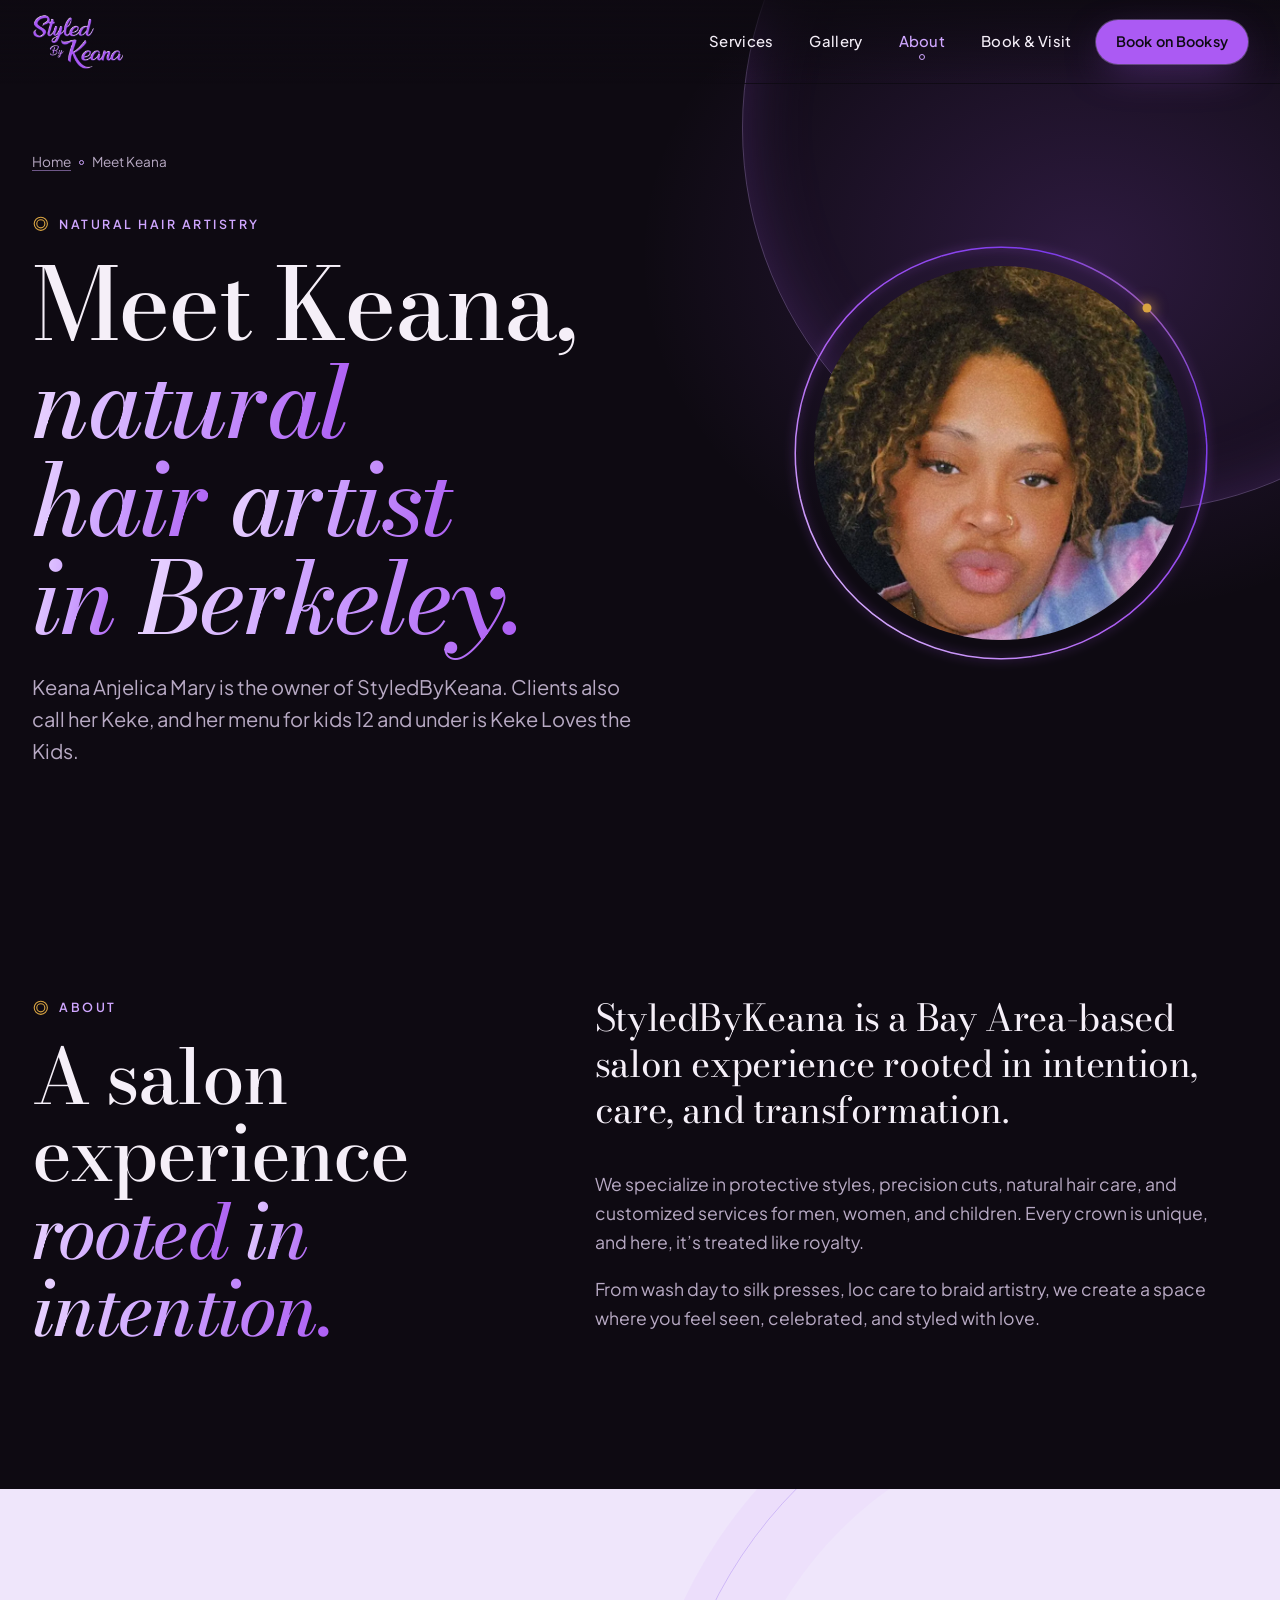
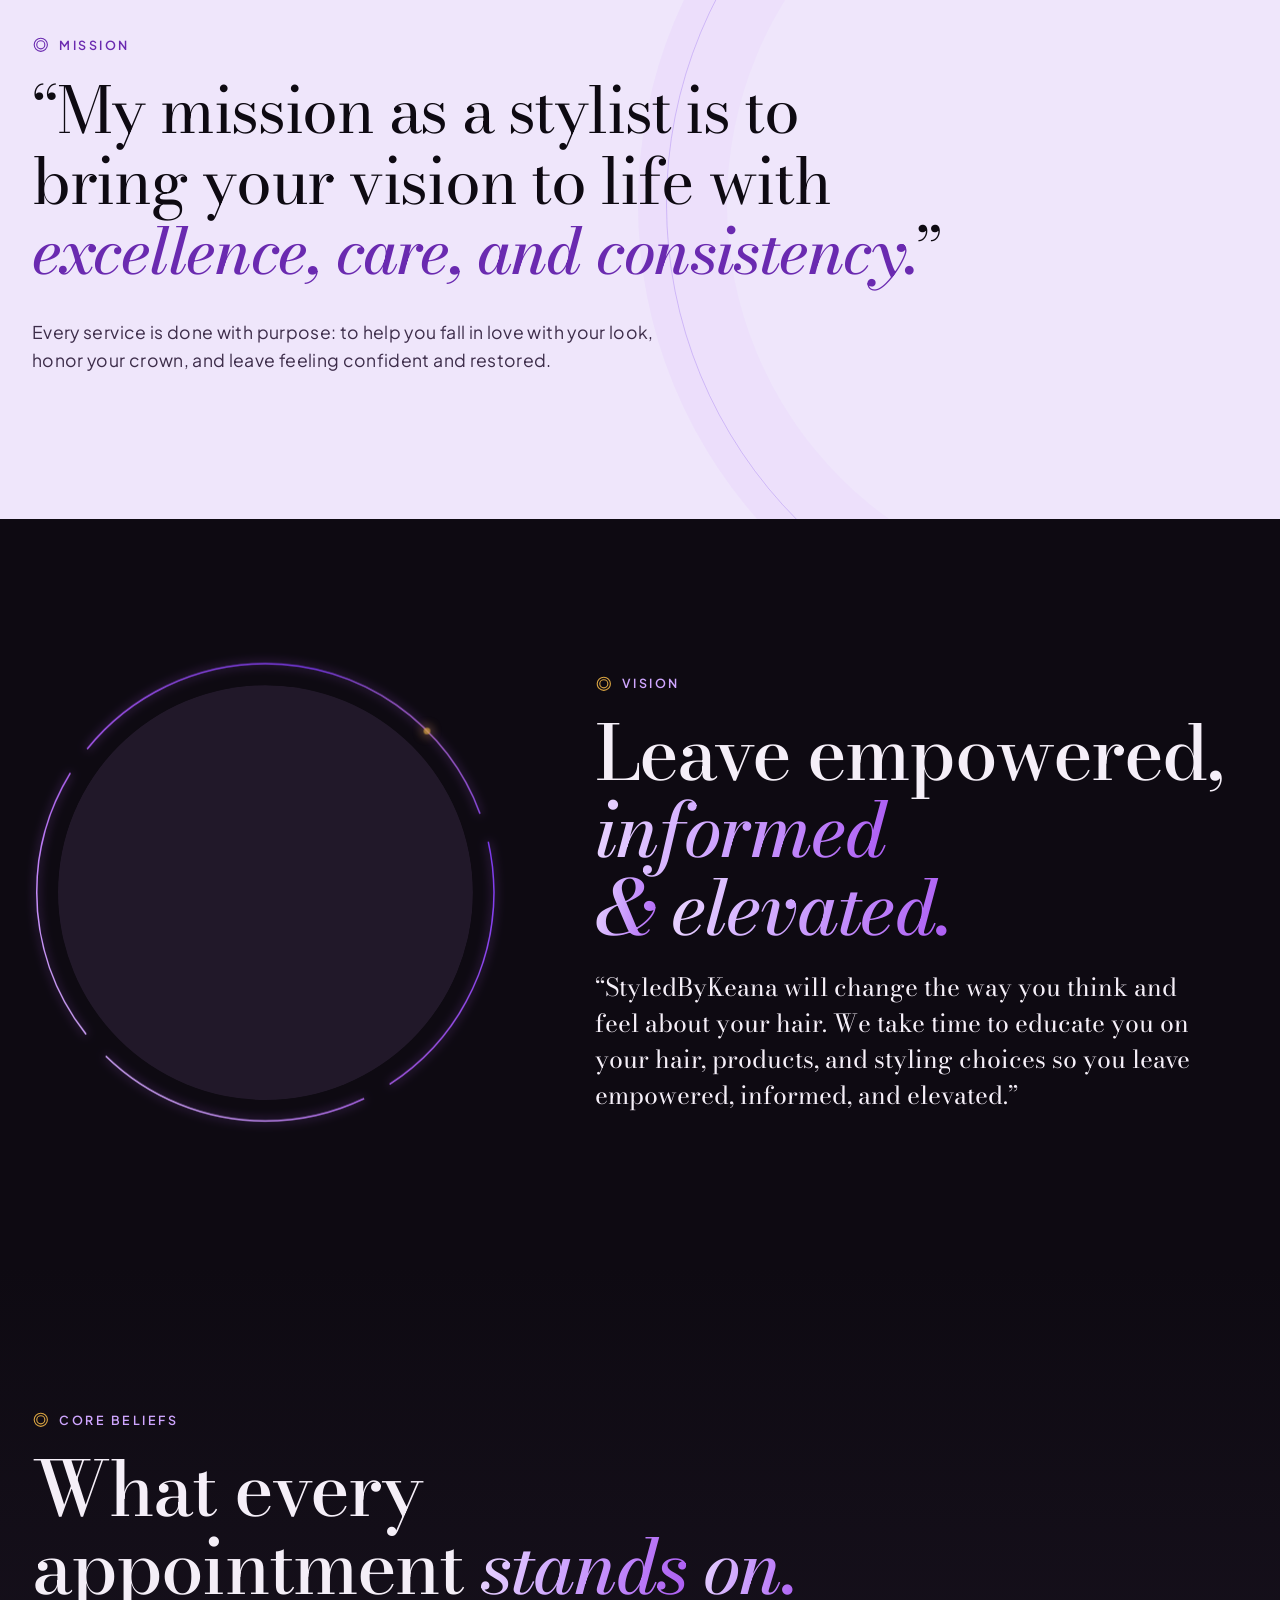
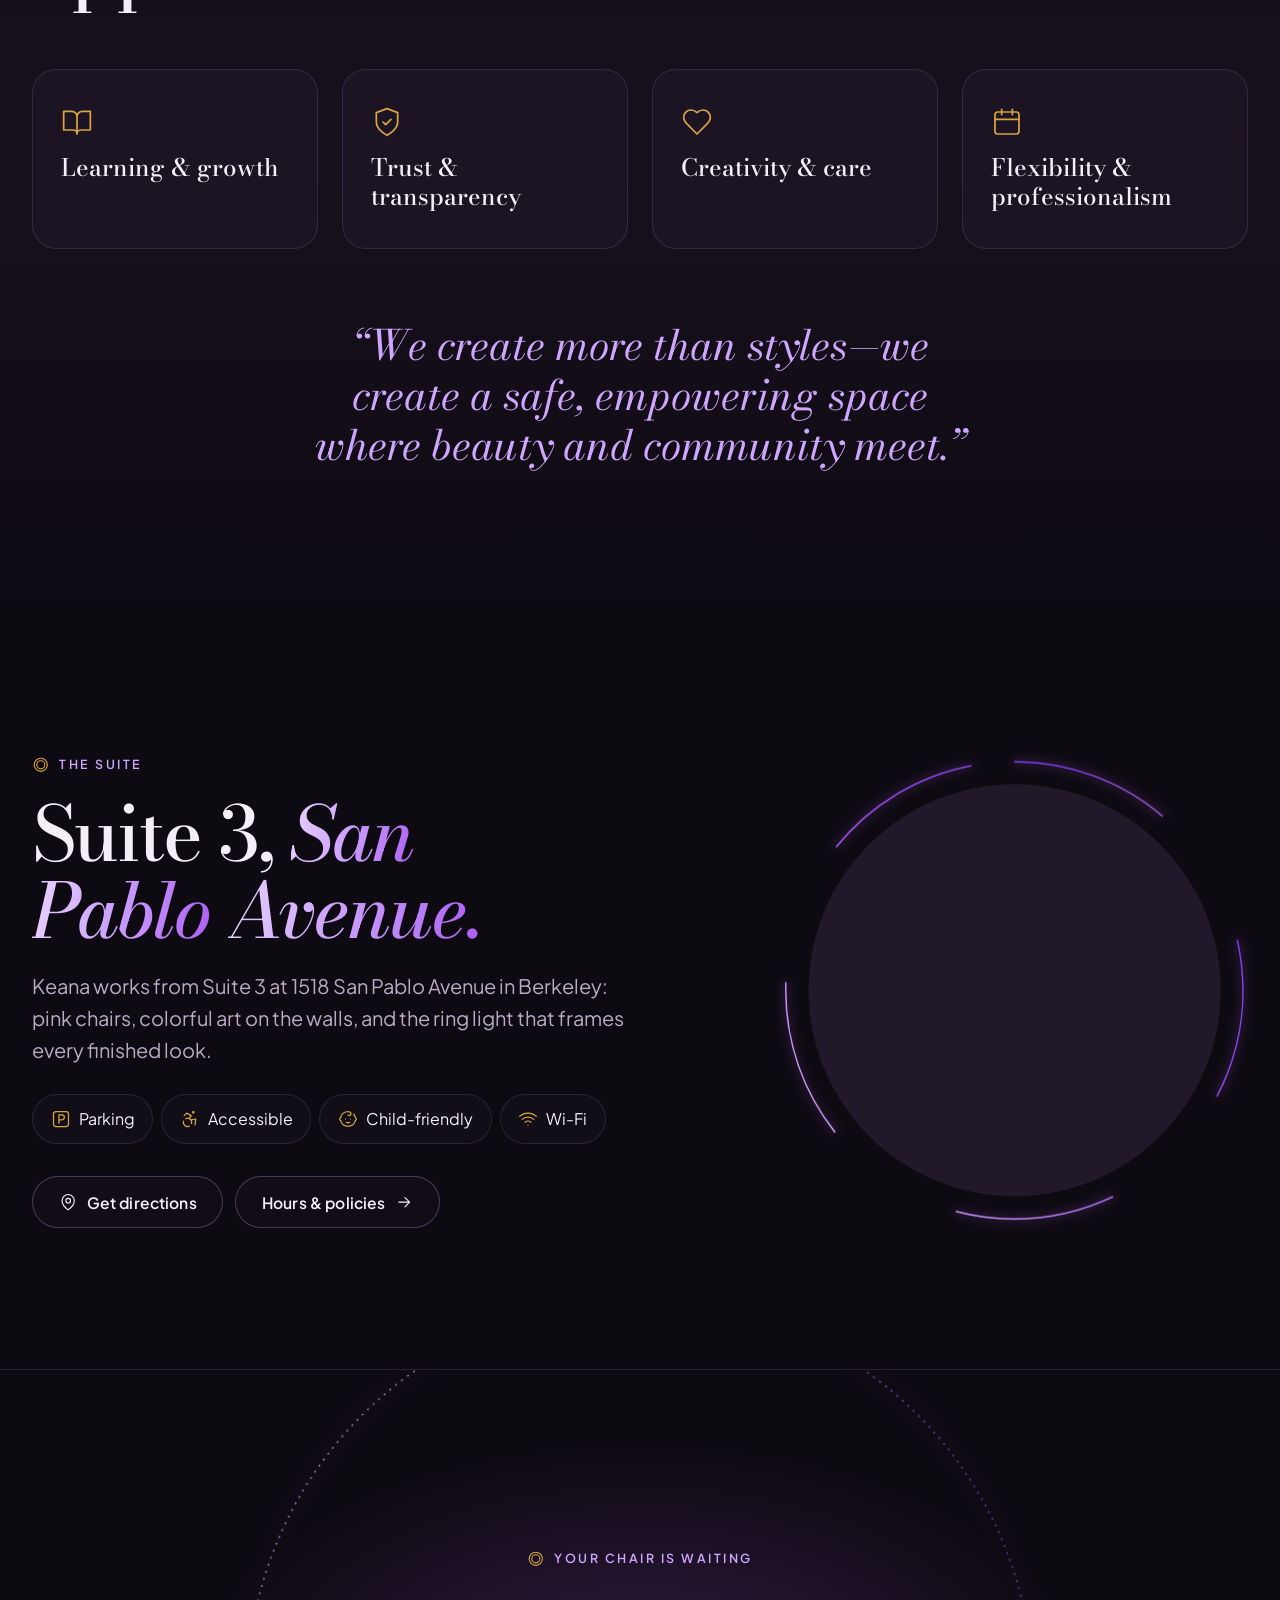
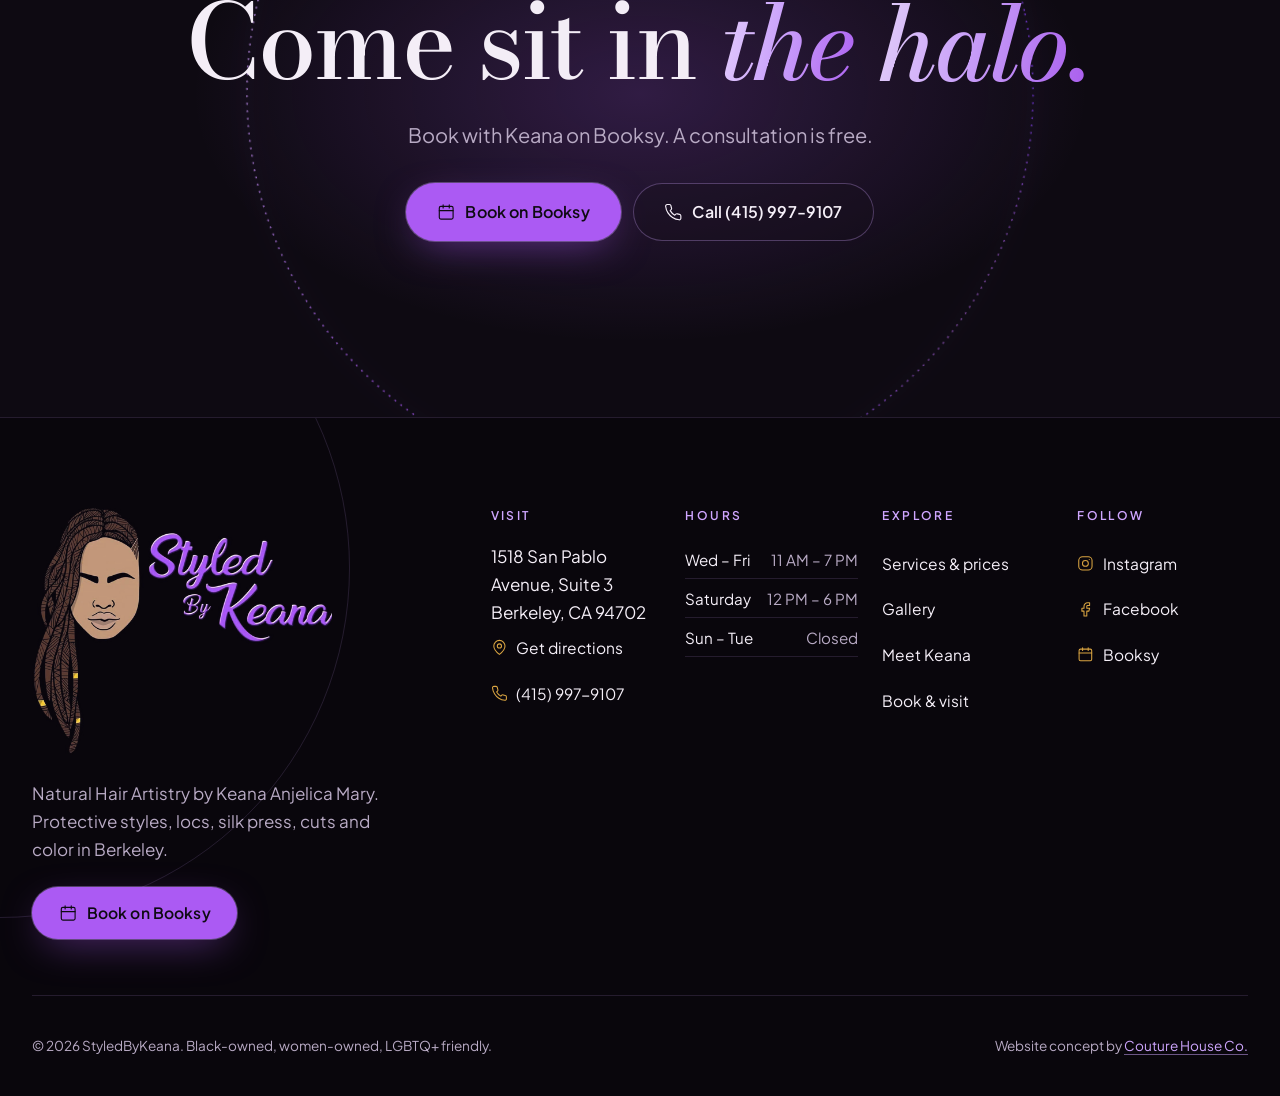
<file: about.html>
<!doctype html>
<html lang="en">
<head>
<meta charset="utf-8">
<meta name="viewport" content="width=device-width, initial-scale=1, viewport-fit=cover">
<title>Meet Keana, Natural Hair Artist in Berkeley | StyledByKeana</title>
<meta name="description" content="Keana Anjelica Mary is the owner of StyledByKeana, a Bay Area salon experience rooted in intention, care and transformation. Her mission, vision and beliefs.">
<link rel="canonical" href="https://styledbykeana-website.netlify.app/about.html">
<meta name="theme-color" content="#0e0a12">
<meta name="color-scheme" content="dark">
<meta name="format-detection" content="telephone=no">
<meta property="og:type" content="website">
<meta property="og:site_name" content="StyledByKeana">
<meta property="og:title" content="Meet Keana, Natural Hair Artist in Berkeley | StyledByKeana">
<meta property="og:description" content="Keana Anjelica Mary is the owner of StyledByKeana, a Bay Area salon experience rooted in intention, care and transformation. Her mission, vision and beliefs.">
<meta property="og:url" content="https://styledbykeana-website.netlify.app/about.html">
<meta property="og:image" content="https://styledbykeana-website.netlify.app/assets/img/og/about.jpg">
<meta property="og:image:secure_url" content="https://styledbykeana-website.netlify.app/assets/img/og/about.jpg">
<meta property="og:image:width" content="1200">
<meta property="og:image:height" content="630">
<meta property="og:image:type" content="image/jpeg">
<meta property="og:image:alt" content="StyledByKeana link preview: Natural hair artistry. Keana Anjelica Mary. Berkeley, CA. Shown with a portrait photo.">
<meta property="og:locale" content="en_US">
<meta name="twitter:card" content="summary_large_image">
<meta name="twitter:title" content="Meet Keana, Natural Hair Artist in Berkeley | StyledByKeana">
<meta name="twitter:description" content="Keana Anjelica Mary is the owner of StyledByKeana, a Bay Area salon experience rooted in intention, care and transformation. Her mission, vision and beliefs.">
<meta name="twitter:image" content="https://styledbykeana-website.netlify.app/assets/img/og/about.jpg">
<meta name="twitter:image:alt" content="StyledByKeana link preview: Natural hair artistry. Keana Anjelica Mary. Berkeley, CA. Shown with a portrait photo.">
<link rel="icon" href="assets/img/favicon.svg" type="image/svg+xml">
<link rel="icon" href="assets/img/favicon-32.png" sizes="32x32" type="image/png">
<link rel="apple-touch-icon" href="assets/img/apple-touch-icon.png">
<link rel="manifest" href="site.webmanifest">
<link rel="preload" href="assets/fonts/bodoni-moda-latin-wght-normal.woff2" as="font" type="font/woff2" crossorigin>
<link rel="preload" href="assets/fonts/plus-jakarta-sans-latin-wght-normal.woff2" as="font" type="font/woff2" crossorigin>
<link rel="preload" as="image" href="assets/img/keana-portrait-800.webp" imagesrcset="assets/img/keana-portrait-800.webp 800w, assets/img/keana-portrait.webp 1080w" imagesizes="(min-width: 960px) 420px, 76vw" fetchpriority="high">
<link rel="stylesheet" href="assets/css/site.css">
<script>document.documentElement.classList.add('js')</script>
<script src="assets/vendor/gsap.min.js" defer></script>
<script src="assets/vendor/ScrollTrigger.min.js" defer></script>
<script src="assets/vendor/SplitText.min.js" defer></script>
<script src="assets/vendor/DrawSVGPlugin.min.js" defer></script>
<script src="assets/vendor/lenis.min.js" defer></script>
<script src="assets/js/site.js" defer></script>
<script type="application/ld+json">{"@context":"https://schema.org","@type":"HairSalon","@id":"https://styledbykeana-website.netlify.app/#salon","name":"StyledByKeana","alternateName":"Styled By Keana","description":"Natural hair artistry by Keana Anjelica Mary in Berkeley, CA: protective styles, knotless and bohemian braids, Fulani, feed-ins, twists, invisible locs, locs, the Deluxe Dukes Press silk press, cuts, color, men's braids and kids' braids (Keke Loves the Kids, 12 and under).","url":"https://styledbykeana-website.netlify.app/","logo":"https://styledbykeana-website.netlify.app/assets/img/icon-512.png","image":["https://styledbykeana-website.netlify.app/assets/img/share.jpg","https://styledbykeana-website.netlify.app/assets/img/purple-knotless-braids.webp"],"telephone":"+1-415-997-9107","address":{"@type":"PostalAddress","streetAddress":"1518 San Pablo Avenue, Suite 3","addressLocality":"Berkeley","addressRegion":"CA","postalCode":"94702","addressCountry":"US"},"openingHoursSpecification":[{"@type":"OpeningHoursSpecification","dayOfWeek":["Wednesday","Thursday","Friday"],"opens":"11:00","closes":"19:00"},{"@type":"OpeningHoursSpecification","dayOfWeek":"Saturday","opens":"12:00","closes":"18:00"}],"priceRange":"$10-$600","currenciesAccepted":"USD","areaServed":[{"@type":"City","name":"Berkeley, CA"},{"@type":"Place","name":"San Francisco Bay Area"}],"sameAs":["https://www.instagram.com/styledbykeana/","https://www.facebook.com/StyledbyKeana-112199453529756/","https://booksy.com/en-us/240113_styledbykeana_hair-salon_119583_berkeley"],"founder":{"@type":"Person","name":"Keana Anjelica Mary","jobTitle":"Owner and stylist"},"employee":{"@type":"Person","name":"Keana Anjelica Mary","jobTitle":"Natural hair artist"},"amenityFeature":[{"@type":"LocationFeatureSpecification","name":"Parking","value":true},{"@type":"LocationFeatureSpecification","name":"Accessible","value":true},{"@type":"LocationFeatureSpecification","name":"Child-friendly","value":true},{"@type":"LocationFeatureSpecification","name":"Wi-Fi","value":true}],"potentialAction":{"@type":"ReserveAction","target":{"@type":"EntryPoint","urlTemplate":"https://booksy.com/en-us/240113_styledbykeana_hair-salon_119583_berkeley","actionPlatform":["https://schema.org/DesktopWebPlatform","https://schema.org/MobileWebPlatform"]},"result":{"@type":"Reservation","name":"StyledByKeana appointment"}}}</script>
<script type="application/ld+json">{"@context":"https://schema.org","@type":"Person","@id":"https://styledbykeana-website.netlify.app/#keana","name":"Keana Anjelica Mary","jobTitle":"Owner and natural hair artist","worksFor":{"@id":"https://styledbykeana-website.netlify.app/#salon"},"image":"https://styledbykeana-website.netlify.app/assets/img/keana-portrait.webp","sameAs":["https://www.instagram.com/styledbykeana/"]}</script>
<script type="application/ld+json">{"@context":"https://schema.org","@type":"BreadcrumbList","itemListElement":[{"@type":"ListItem","position":1,"name":"Home","item":"https://styledbykeana-website.netlify.app/"},{"@type":"ListItem","position":2,"name":"Meet Keana","item":"https://styledbykeana-website.netlify.app/about.html"}]}</script>
</head>
<body>
<svg class="sprite" aria-hidden="true" focusable="false" xmlns="http://www.w3.org/2000/svg"><defs><linearGradient id="g-ring" x1="0" y1="0" x2="1" y2="1"><stop offset="0" stop-color="#e3c7ff"/><stop offset=".45" stop-color="#ab5af3"/><stop offset=".8" stop-color="#7c3aed"/><stop offset="1" stop-color="#d9a441"/></linearGradient></defs><symbol id="i-cal" viewBox="0 0 24 24"><rect x="3" y="4.5" width="18" height="16.5" rx="2"/><path d="M16 2.5v4M8 2.5v4M3 10h18"/></symbol><symbol id="i-scissors" viewBox="0 0 24 24"><circle cx="6" cy="6" r="3"/><circle cx="6" cy="18" r="3"/><path d="M20 4 8.12 15.88M14.47 14.48 20 20M8.12 8.12 12 12"/></symbol><symbol id="i-phone" viewBox="0 0 24 24"><path d="M22 16.92v3a2 2 0 0 1-2.18 2 19.79 19.79 0 0 1-8.63-3.07 19.5 19.5 0 0 1-6-6 19.79 19.79 0 0 1-3.07-8.67A2 2 0 0 1 4.11 2h3a2 2 0 0 1 2 1.72c.13.96.36 1.9.7 2.81a2 2 0 0 1-.45 2.11L8.09 9.91a16 16 0 0 0 6 6l1.27-1.27a2 2 0 0 1 2.11-.45c.91.34 1.85.57 2.81.7A2 2 0 0 1 22 16.92z"/></symbol><symbol id="i-pin" viewBox="0 0 24 24"><path d="M20 10c0 6-8 12-8 12s-8-6-8-12a8 8 0 0 1 16 0Z"/><circle cx="12" cy="10" r="3"/></symbol><symbol id="i-clock" viewBox="0 0 24 24"><circle cx="12" cy="12" r="9.5"/><path d="M12 6.5V12l3.5 2"/></symbol><symbol id="i-arrow" viewBox="0 0 24 24"><path d="M5 12h14M13 6l6 6-6 6"/></symbol><symbol id="i-out" viewBox="0 0 24 24"><path d="M7 17 17 7M8 7h9v9"/></symbol><symbol id="i-ig" viewBox="0 0 24 24"><rect x="2.5" y="2.5" width="19" height="19" rx="5.5"/><circle cx="12" cy="12" r="4.2"/><path d="M17.5 6.5h.01"/></symbol><symbol id="i-fb" viewBox="0 0 24 24"><path d="M18 2.5h-3a5 5 0 0 0-5 5v3H7v4h3v7h4v-7h3l1-4h-4v-3a1 1 0 0 1 1-1h3z"/></symbol><symbol id="i-menu" viewBox="0 0 24 24"><path d="M3 8h18M3 16h18"/></symbol><symbol id="i-close" viewBox="0 0 24 24"><path d="M18 6 6 18M6 6l12 12"/></symbol><symbol id="i-star" viewBox="0 0 24 24"><path d="M12 2.5l2.94 5.96 6.56.95-4.75 4.63 1.12 6.54L12 17.49l-5.87 3.09 1.12-6.54L2.5 9.41l6.56-.95z"/></symbol><symbol id="i-search" viewBox="0 0 24 24"><circle cx="11" cy="11" r="7.5"/><path d="m21 21-4.35-4.35"/></symbol><symbol id="i-check" viewBox="0 0 24 24"><path d="M20 6 9 17l-5-5"/></symbol><symbol id="i-info" viewBox="0 0 24 24"><circle cx="12" cy="12" r="9.5"/><path d="M12 16v-4.5M12 8h.01"/></symbol><symbol id="i-left" viewBox="0 0 24 24"><path d="m15 18-6-6 6-6"/></symbol><symbol id="i-right" viewBox="0 0 24 24"><path d="m9 18 6-6-6-6"/></symbol><symbol id="i-parking" viewBox="0 0 24 24"><rect x="3" y="3" width="18" height="18" rx="3"/><path d="M9.5 17V7h3.5a3 3 0 0 1 0 6H9.5"/></symbol><symbol id="i-access" viewBox="0 0 24 24"><circle cx="16" cy="4" r="1"/><path d="m18 19 1-7-6 1M5 8l3-3 5.5 3-2.36 3.5M4.24 14.5a5 5 0 0 0 6.88 6M13.76 17.5a5 5 0 0 0-6.88-6"/></symbol><symbol id="i-child" viewBox="0 0 24 24"><path d="M9 12h.01M15 12h.01M10 16c.5.3 1.2.5 2 .5s1.5-.2 2-.5"/><path d="M19 6.3a9 9 0 0 1 1.8 3.9 2 2 0 0 1 0 3.6 9 9 0 0 1-17.6 0 2 2 0 0 1 0-3.6A9 9 0 0 1 12 3c2 0 3.5 1.1 3.5 2.5s-.9 2.5-2 2.5c-.8 0-1.5-.4-1.5-1"/></symbol><symbol id="i-wifi" viewBox="0 0 24 24"><path d="M5 12.5a10 10 0 0 1 14 0M8.5 16a5 5 0 0 1 7 0M2 8.82a15 15 0 0 1 20 0M12 19.5h.01"/></symbol><symbol id="i-heart" viewBox="0 0 24 24"><path d="M19 14c1.49-1.46 3-3.21 3-5.5A5.5 5.5 0 0 0 16.5 3c-1.76 0-3 .5-4.5 2-1.5-1.5-2.74-2-4.5-2A5.5 5.5 0 0 0 2 8.5c0 2.3 1.5 4.05 3 5.5l7 7Z"/></symbol><symbol id="i-crown" viewBox="0 0 24 24"><path d="M3 7.5 7.5 11 12 4.5l4.5 6.5L21 7.5 19 18H5z"/><path d="M5 21h14"/></symbol><symbol id="i-strand" viewBox="0 0 24 24"><path d="M8 2.5c4 3-4 6.5 0 9.5s-4 6.5 0 9.5M15 2.5c4 3-4 6.5 0 9.5s-4 6.5 0 9.5"/></symbol><symbol id="i-plus" viewBox="0 0 24 24"><path d="M12 5v14M5 12h14"/></symbol><symbol id="i-book" viewBox="0 0 24 24"><path d="M2 4h6a4 4 0 0 1 4 4v13a3 3 0 0 0-3-3H2zM22 4h-6a4 4 0 0 0-4 4v13a3 3 0 0 1 3-3h7z"/></symbol><symbol id="i-shield" viewBox="0 0 24 24"><path d="M12 22s8-4 8-10V5l-8-3-8 3v7c0 6 8 10 8 10z"/><path d="m9 12 2 2 4-4"/></symbol><symbol id="i-users" viewBox="0 0 24 24"><path d="M16 21v-2a4 4 0 0 0-4-4H6a4 4 0 0 0-4 4v2"/><circle cx="9" cy="7" r="4"/><path d="M22 21v-2a4 4 0 0 0-3-3.87M16 3.13a4 4 0 0 1 0 7.75"/></symbol><symbol id="i-ring" viewBox="0 0 24 24"><circle cx="12" cy="12" r="9"/><circle cx="12" cy="12" r="5.5"/></symbol></svg>
<a class="skip-link" href="#main">Skip to content</a>
<header class="site-header" data-header>
  <div class="wrap header-in">
    <a class="brand" href="index.html" aria-label="StyledByKeana, home">
      <img src="assets/img/logo-styledbykeana-wordmark-320.webp" srcset="assets/img/logo-styledbykeana-wordmark-320.webp 320w, assets/img/logo-styledbykeana-wordmark.webp 640w" sizes="96px" width="320" height="196" alt="StyledByKeana" decoding="async">
    </a>
    <nav class="nav" aria-label="Main">
      <ul><li><a href="services.html">Services</a></li><li><a href="gallery.html">Gallery</a></li><li><a href="about.html" aria-current="page">About</a></li><li><a href="book.html">Book &amp; Visit</a></li></ul>
    </nav>
    <a class="btn btn-primary btn-sm header-cta" href="https://booksy.com/en-us/240113_styledbykeana_hair-salon_119583_berkeley" rel="noopener">Book on Booksy</a>
    <button class="menu-toggle" type="button" aria-expanded="false" aria-controls="menu-panel" data-menu-toggle>
      <span class="menu-toggle-label">Menu</span><svg class="ic ic-open" aria-hidden="true" focusable="false"><use href="#i-menu"/></svg><svg class="ic ic-close" aria-hidden="true" focusable="false"><use href="#i-close"/></svg>
    </button>
  </div>
</header>
<div class="menu-panel" id="menu-panel" data-menu hidden>
  <div class="menu-panel-ring" aria-hidden="true"></div>
  <nav class="wrap menu-panel-in" aria-label="Menu">
    <ul class="menu-links"><li><a href="index.html"><span>Home</span><svg class="ic" aria-hidden="true" focusable="false"><use href="#i-arrow"/></svg></a></li><li><a href="services.html"><span>Services</span><svg class="ic" aria-hidden="true" focusable="false"><use href="#i-arrow"/></svg></a></li><li><a href="gallery.html"><span>Gallery</span><svg class="ic" aria-hidden="true" focusable="false"><use href="#i-arrow"/></svg></a></li><li><a href="about.html" aria-current="page"><span>About</span><svg class="ic" aria-hidden="true" focusable="false"><use href="#i-arrow"/></svg></a></li><li><a href="book.html"><span>Book &amp; Visit</span><svg class="ic" aria-hidden="true" focusable="false"><use href="#i-arrow"/></svg></a></li></ul>
    <div class="menu-panel-foot">
      <a class="btn btn-primary" href="https://booksy.com/en-us/240113_styledbykeana_hair-salon_119583_berkeley" rel="noopener"><svg class="ic" aria-hidden="true" focusable="false"><use href="#i-cal"/></svg>Book on Booksy</a>
      <a class="menu-meta" href="tel:+14159979107"><svg class="ic" aria-hidden="true" focusable="false"><use href="#i-phone"/></svg>(415) 997-9107</a>
      <a class="menu-meta" href="https://www.google.com/maps/search/?api=1&query=1518+San+Pablo+Avenue+Suite+3%2C+Berkeley%2C+CA+94702" rel="noopener"><svg class="ic" aria-hidden="true" focusable="false"><use href="#i-pin"/></svg>1518 San Pablo Ave, Suite 3, Berkeley</a>
    </div>
  </nav>
</div>
<main id="main">
<section class="page-hero page-hero--about" aria-labelledby="page-title">
  <div class="page-hero-ring" aria-hidden="true"></div>
  <div class="wrap page-hero-grid">
    <div>
      <nav class="crumbs" aria-label="Breadcrumb"><ol><li><a href="index.html">Home</a></li><li aria-current="page">Meet Keana</li></ol></nav>
      <p class="eyebrow"><svg class="ic" aria-hidden="true" focusable="false"><use href="#i-ring"/></svg>Natural Hair Artistry</p>
      <h1 class="page-title" id="page-title" data-split>Meet Keana, <em>natural hair artist in Berkeley.</em></h1>
      <p class="lede">Keana Anjelica Mary is the owner of StyledByKeana. Clients also call her Keke, and her menu for kids 12 and under is Keke Loves the Kids.</p>
    </div>
    <div class="page-hero-visual"><figure class="halo halo--round halo--portrait" data-halo ><div class="halo-media"><img src="assets/img/keana-portrait-800.webp" srcset="assets/img/keana-portrait-800.webp 800w, assets/img/keana-portrait.webp 1080w" sizes="(min-width: 960px) 420px, 76vw" width="1080" height="1080" alt="Keana Anjelica Mary, owner of StyledByKeana, with shoulder-length curly hair and golden highlights" fetchpriority="high" decoding="async"></div><svg class="halo-ring" viewBox="0 0 100 100" aria-hidden="true" focusable="false"><circle cx="50" cy="50" r="49"/></svg><span class="halo-dot" aria-hidden="true"></span></figure></div>
  </div>
</section>

<section class="section story" aria-labelledby="story-title">
  <div class="wrap story-grid">
    <div class="story-label">
      <p class="eyebrow"><svg class="ic" aria-hidden="true" focusable="false"><use href="#i-ring"/></svg>About</p>
      <h2 class="display" id="story-title" data-split>A salon experience <em>rooted in intention.</em></h2>
    </div>
    <div class="story-body">
      <p class="story-lead">StyledByKeana is a Bay Area-based salon experience rooted in intention, care, and transformation.</p>
      <p>We specialize in protective styles, precision cuts, natural hair care, and customized services for men, women, and children. Every crown is unique, and here, it&#8217;s treated like royalty.</p>
      <p>From wash day to silk presses, loc care to braid artistry, we create a space where you feel seen, celebrated, and styled with love.</p>
    </div>
  </div>
</section>

<section class="mission" aria-labelledby="mission-title">
  <div class="mission-ring" aria-hidden="true"></div>
  <div class="wrap mission-in">
    <h2 class="eyebrow eyebrow--dark" id="mission-title"><svg class="ic" aria-hidden="true" focusable="false"><use href="#i-ring"/></svg>Mission</h2>
    <blockquote class="mission-quote" data-split-lines>
      <p>&#8220;My mission as a stylist is to bring your vision to life with <em>excellence, care, and consistency.</em>&#8221;</p>
    </blockquote>
    <p class="mission-more">Every service is done with purpose: to help you fall in love with your look, honor your crown, and leave feeling confident and restored.</p>
  </div>
</section>

<section class="section vision" aria-labelledby="vision-title">
  <div class="wrap vision-grid">
    <div class="vision-visual"><figure class="halo halo--round" data-halo ><div class="halo-media"><img src="assets/img/curly-highlights-cut-800.webp" srcset="assets/img/curly-highlights-cut-800.webp 800w, assets/img/curly-highlights-cut.webp 1600w" sizes="(min-width: 960px) 400px, 70vw" width="1600" height="1600" alt="Shaped natural curls with golden-blonde highlights through the ringlets" loading="lazy" decoding="async"></div><svg class="halo-ring" viewBox="0 0 100 100" aria-hidden="true" focusable="false"><circle cx="50" cy="50" r="49"/></svg><span class="halo-dot" aria-hidden="true"></span></figure></div>
    <div>
      <p class="eyebrow"><svg class="ic" aria-hidden="true" focusable="false"><use href="#i-ring"/></svg>Vision</p>
      <h2 class="display" id="vision-title" data-split>Leave empowered, <em>informed &amp; elevated.</em></h2>
      <p class="lede">&#8220;StyledByKeana will change the way you think and feel about your hair. We take time to educate you on your hair, products, and styling choices so you leave empowered, informed, and elevated.&#8221;</p>
    </div>
  </div>
</section>

<section class="section beliefs" aria-labelledby="beliefs-title">
  <div class="wrap">
    <div class="section-head">
      <p class="eyebrow"><svg class="ic" aria-hidden="true" focusable="false"><use href="#i-ring"/></svg>Core beliefs</p>
      <h2 class="display" id="beliefs-title" data-split>What every appointment <em>stands on.</em></h2>
    </div>
    <ul class="belief-grid"><li><svg class="ic belief-ic" aria-hidden="true" focusable="false"><use href="#i-book"/></svg><h3>Learning &amp; growth</h3></li><li><svg class="ic belief-ic" aria-hidden="true" focusable="false"><use href="#i-shield"/></svg><h3>Trust &amp; transparency</h3></li><li><svg class="ic belief-ic" aria-hidden="true" focusable="false"><use href="#i-heart"/></svg><h3>Creativity &amp; care</h3></li><li><svg class="ic belief-ic" aria-hidden="true" focusable="false"><use href="#i-cal"/></svg><h3>Flexibility &amp; professionalism</h3></li></ul>
    <p class="belief-quote">&#8220;We create more than styles—we create a safe, empowering space where beauty and community meet.&#8221;</p>
  </div>
</section>

<section class="section suite" aria-labelledby="suite-title">
  <div class="wrap suite-grid">
    <div>
      <p class="eyebrow"><svg class="ic" aria-hidden="true" focusable="false"><use href="#i-ring"/></svg>The suite</p>
      <h2 class="display" id="suite-title" data-split>Suite 3, <em>San Pablo Avenue.</em></h2>
      <p class="lede">Keana works from Suite 3 at 1518 San Pablo Avenue in Berkeley: pink chairs, colorful art on the walls, and the ring light that frames every finished look.</p>
      <ul class="amenities amenities--lg"><li><svg class="ic" aria-hidden="true" focusable="false"><use href="#i-parking"/></svg>Parking</li><li><svg class="ic" aria-hidden="true" focusable="false"><use href="#i-access"/></svg>Accessible</li><li><svg class="ic" aria-hidden="true" focusable="false"><use href="#i-child"/></svg>Child-friendly</li><li><svg class="ic" aria-hidden="true" focusable="false"><use href="#i-wifi"/></svg>Wi-Fi</li></ul>
      <div class="cta-row">
        <a class="btn btn-ghost" href="https://www.google.com/maps/search/?api=1&query=1518+San+Pablo+Avenue+Suite+3%2C+Berkeley%2C+CA+94702" rel="noopener"><svg class="ic" aria-hidden="true" focusable="false"><use href="#i-pin"/></svg>Get directions</a>
        <a class="btn btn-ghost" href="book.html">Hours &amp; policies<svg class="ic" aria-hidden="true" focusable="false"><use href="#i-arrow"/></svg></a>
      </div>
    </div>
    <div class="suite-visual"><figure class="halo halo--round" data-halo ><div class="halo-media"><img src="assets/img/heart-cornrows-800.webp" srcset="assets/img/heart-cornrows-800.webp 800w, assets/img/heart-cornrows.webp 1600w" sizes="(min-width: 960px) 460px, 80vw" width="1600" height="1600" alt="Heart-shaped cornrows photographed through the ring light inside the suite, with colorful art on the wall behind" loading="lazy" decoding="async"></div><svg class="halo-ring" viewBox="0 0 100 100" aria-hidden="true" focusable="false"><circle cx="50" cy="50" r="49"/></svg><span class="halo-dot" aria-hidden="true"></span></figure></div>
  </div>
</section>

<section class="cta-band" aria-labelledby="cta-title">
  <div class="cta-orbit" aria-hidden="true" data-orbit-slow><svg viewBox="0 0 100 100"><circle cx="50" cy="50" r="48"/></svg></div>
  <div class="wrap cta-in">
    <p class="eyebrow"><svg class="ic" aria-hidden="true" focusable="false"><use href="#i-ring"/></svg>Your chair is waiting</p>
    <h2 class="display" id="cta-title" data-split>Come sit in <em>the halo.</em></h2>
    <p class="lede">Book with Keana on Booksy. A consultation is free.</p>
    <div class="cta-row cta-row--center">
      <a class="btn btn-primary btn-lg" href="https://booksy.com/en-us/240113_styledbykeana_hair-salon_119583_berkeley" rel="noopener"><svg class="ic" aria-hidden="true" focusable="false"><use href="#i-cal"/></svg>Book on Booksy</a>
      <a class="btn btn-ghost btn-lg" href="tel:+14159979107"><svg class="ic" aria-hidden="true" focusable="false"><use href="#i-phone"/></svg>Call (415) 997-9107</a>
    </div>
  </div>
</section>
</main>
<footer class="site-footer">
  <div class="footer-ring" aria-hidden="true"></div>
  <div class="wrap">
    <div class="footer-top">
      <div class="footer-brand">
        <img src="assets/img/logo-styledbykeana-520.webp" srcset="assets/img/logo-styledbykeana-520.webp 520w, assets/img/logo-styledbykeana.webp 1034w" sizes="(min-width: 960px) 300px, 240px" width="520" height="432" alt="StyledByKeana logo: an illustrated woman with long braids and gold cuffs beside the purple script name" loading="lazy" decoding="async">
        <p>Natural Hair Artistry by Keana Anjelica Mary. Protective styles, locs, silk press, cuts and color in Berkeley.</p>
        <a class="btn btn-primary" href="https://booksy.com/en-us/240113_styledbykeana_hair-salon_119583_berkeley" rel="noopener"><svg class="ic" aria-hidden="true" focusable="false"><use href="#i-cal"/></svg>Book on Booksy</a>
      </div>
      <div class="footer-cols">
        <div>
          <h2 class="footer-h">Visit</h2>
          <address><a href="https://www.google.com/maps/search/?api=1&query=1518+San+Pablo+Avenue+Suite+3%2C+Berkeley%2C+CA+94702" rel="noopener">1518 San Pablo Avenue, Suite 3<br>Berkeley, CA 94702</a></address>
          <ul class="footer-list">
            <li><a href="https://www.google.com/maps/search/?api=1&query=1518+San+Pablo+Avenue+Suite+3%2C+Berkeley%2C+CA+94702" rel="noopener"><svg class="ic" aria-hidden="true" focusable="false"><use href="#i-pin"/></svg>Get directions</a></li>
            <li><a href="tel:+14159979107"><svg class="ic" aria-hidden="true" focusable="false"><use href="#i-phone"/></svg>(415) 997-9107</a></li>
          </ul>
        </div>
        <div>
          <h2 class="footer-h">Hours</h2>
          <ul class="footer-list footer-hours">
            <li><span>Wed &#8211; Fri</span><span>11 AM &#8211; 7 PM</span></li>
            <li><span>Saturday</span><span>12 PM &#8211; 6 PM</span></li>
            <li><span>Sun &#8211; Tue</span><span>Closed</span></li>
          </ul>
        </div>
        <div>
          <h2 class="footer-h">Explore</h2>
          <ul class="footer-list">
            <li><a href="services.html">Services &amp; prices</a></li>
            <li><a href="gallery.html">Gallery</a></li>
            <li><a href="about.html">Meet Keana</a></li>
            <li><a href="book.html">Book &amp; visit</a></li>
          </ul>
        </div>
        <div>
          <h2 class="footer-h">Follow</h2>
          <ul class="footer-list">
            <li><a href="https://www.instagram.com/styledbykeana/" rel="noopener"><svg class="ic" aria-hidden="true" focusable="false"><use href="#i-ig"/></svg>Instagram</a></li>
            <li><a href="https://www.facebook.com/StyledbyKeana-112199453529756/" rel="noopener"><svg class="ic" aria-hidden="true" focusable="false"><use href="#i-fb"/></svg>Facebook</a></li>
            <li><a href="https://booksy.com/en-us/240113_styledbykeana_hair-salon_119583_berkeley" rel="noopener"><svg class="ic" aria-hidden="true" focusable="false"><use href="#i-cal"/></svg>Booksy</a></li>
          </ul>
        </div>
      </div>
    </div>
    <div class="footer-base">
      <p>&#169; 2026 StyledByKeana. Black-owned, women-owned, LGBTQ+ friendly.</p>
      <p class="credit">Website concept by <a href="https://www.couturehouse.co" rel="noopener">Couture House Co.</a></p>
    </div>
  </div>
</footer>
<nav class="action-bar" aria-label="Quick actions">
  <a class="ab-primary" href="https://booksy.com/en-us/240113_styledbykeana_hair-salon_119583_berkeley" rel="noopener"><svg class="ic" aria-hidden="true" focusable="false"><use href="#i-cal"/></svg><span>Book</span></a>
  <a href="services.html"><svg class="ic" aria-hidden="true" focusable="false"><use href="#i-scissors"/></svg><span>Services</span></a>
  <a href="tel:+14159979107"><svg class="ic" aria-hidden="true" focusable="false"><use href="#i-phone"/></svg><span>Call</span></a>
</nav>
</body>
</html>
</file>
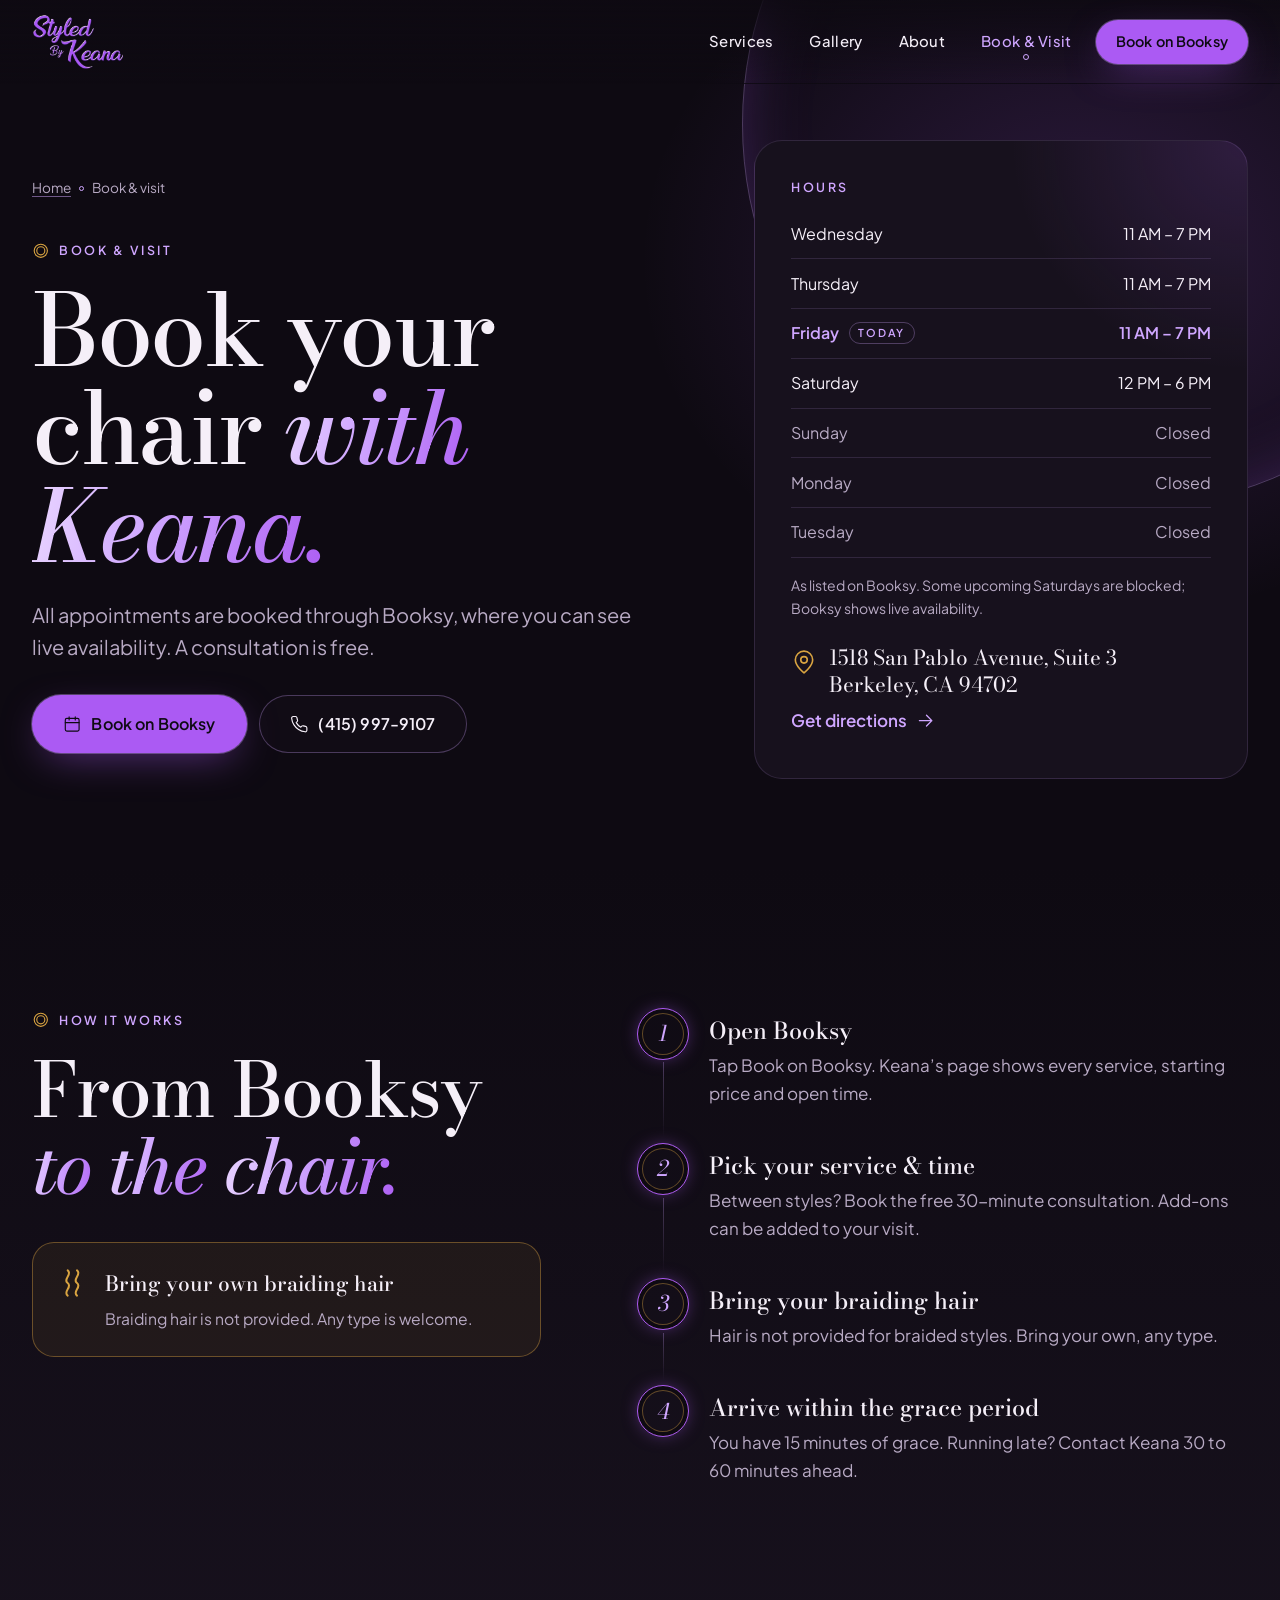
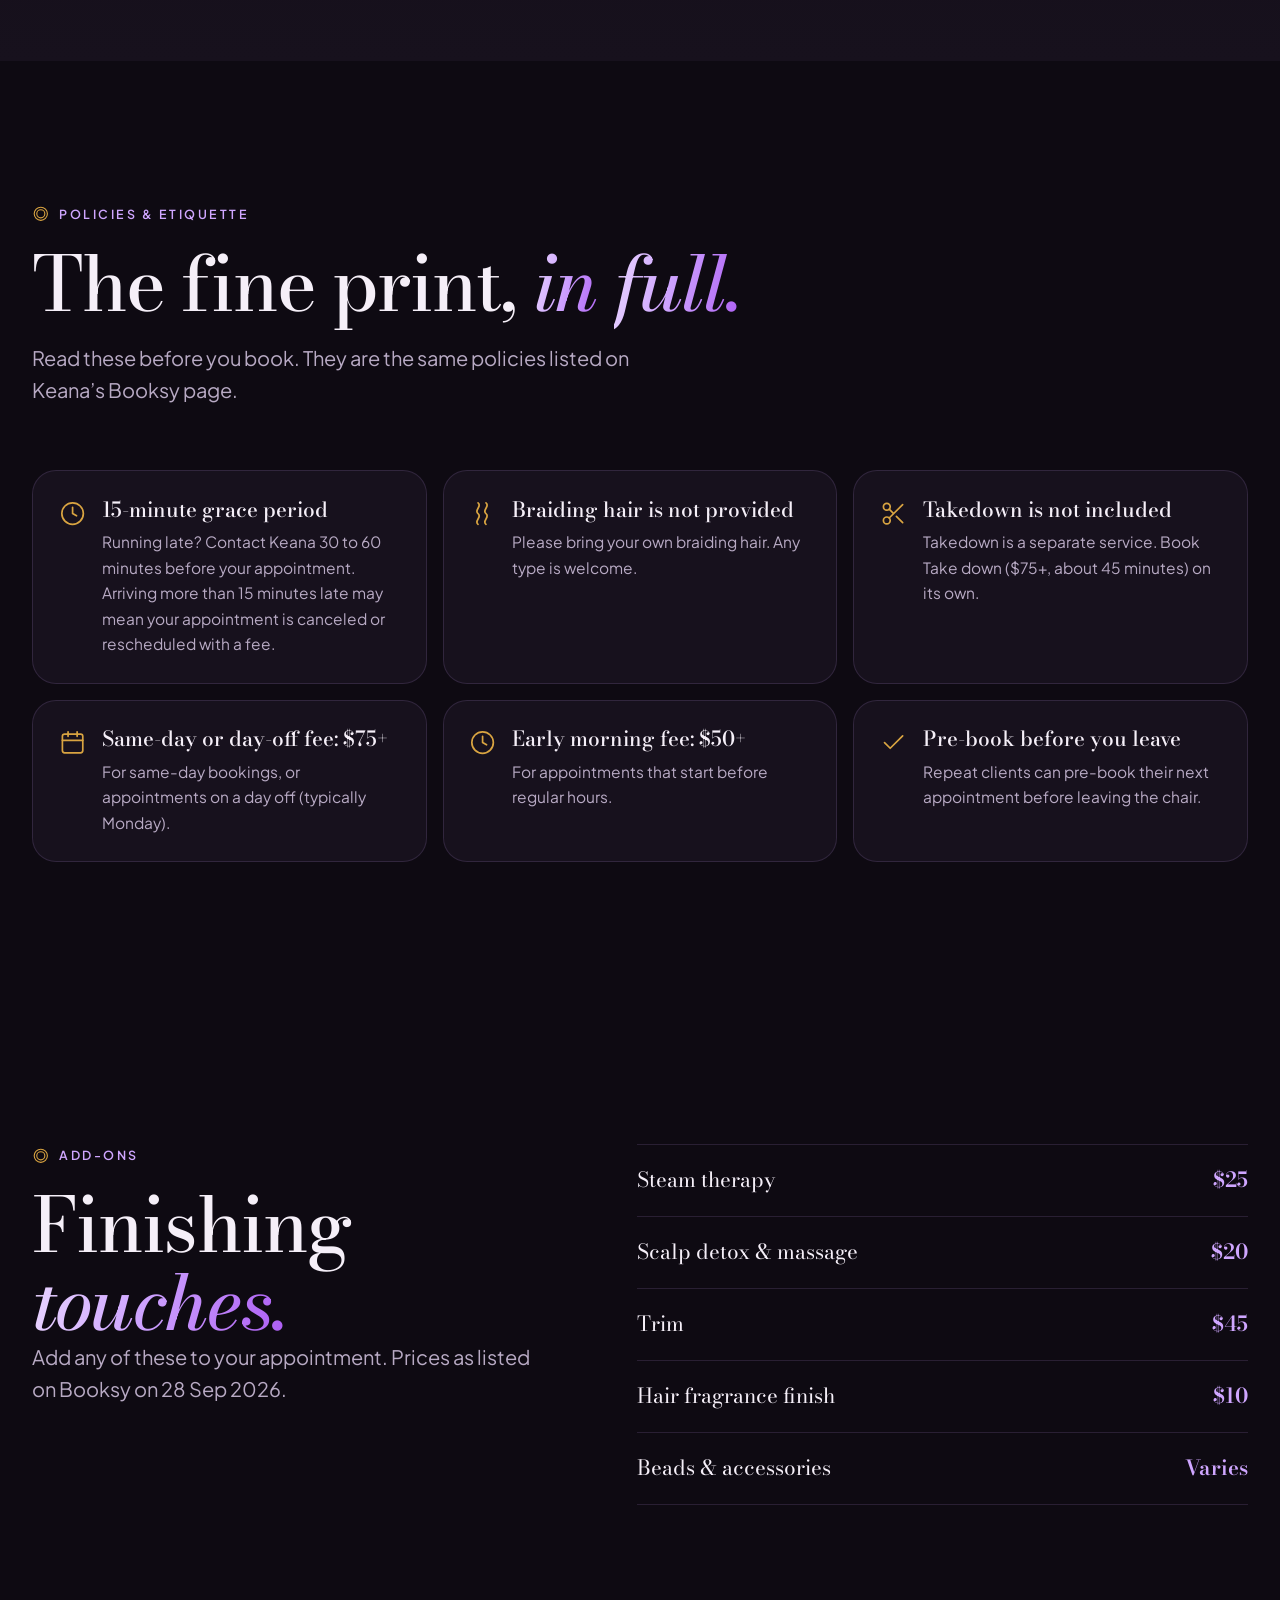
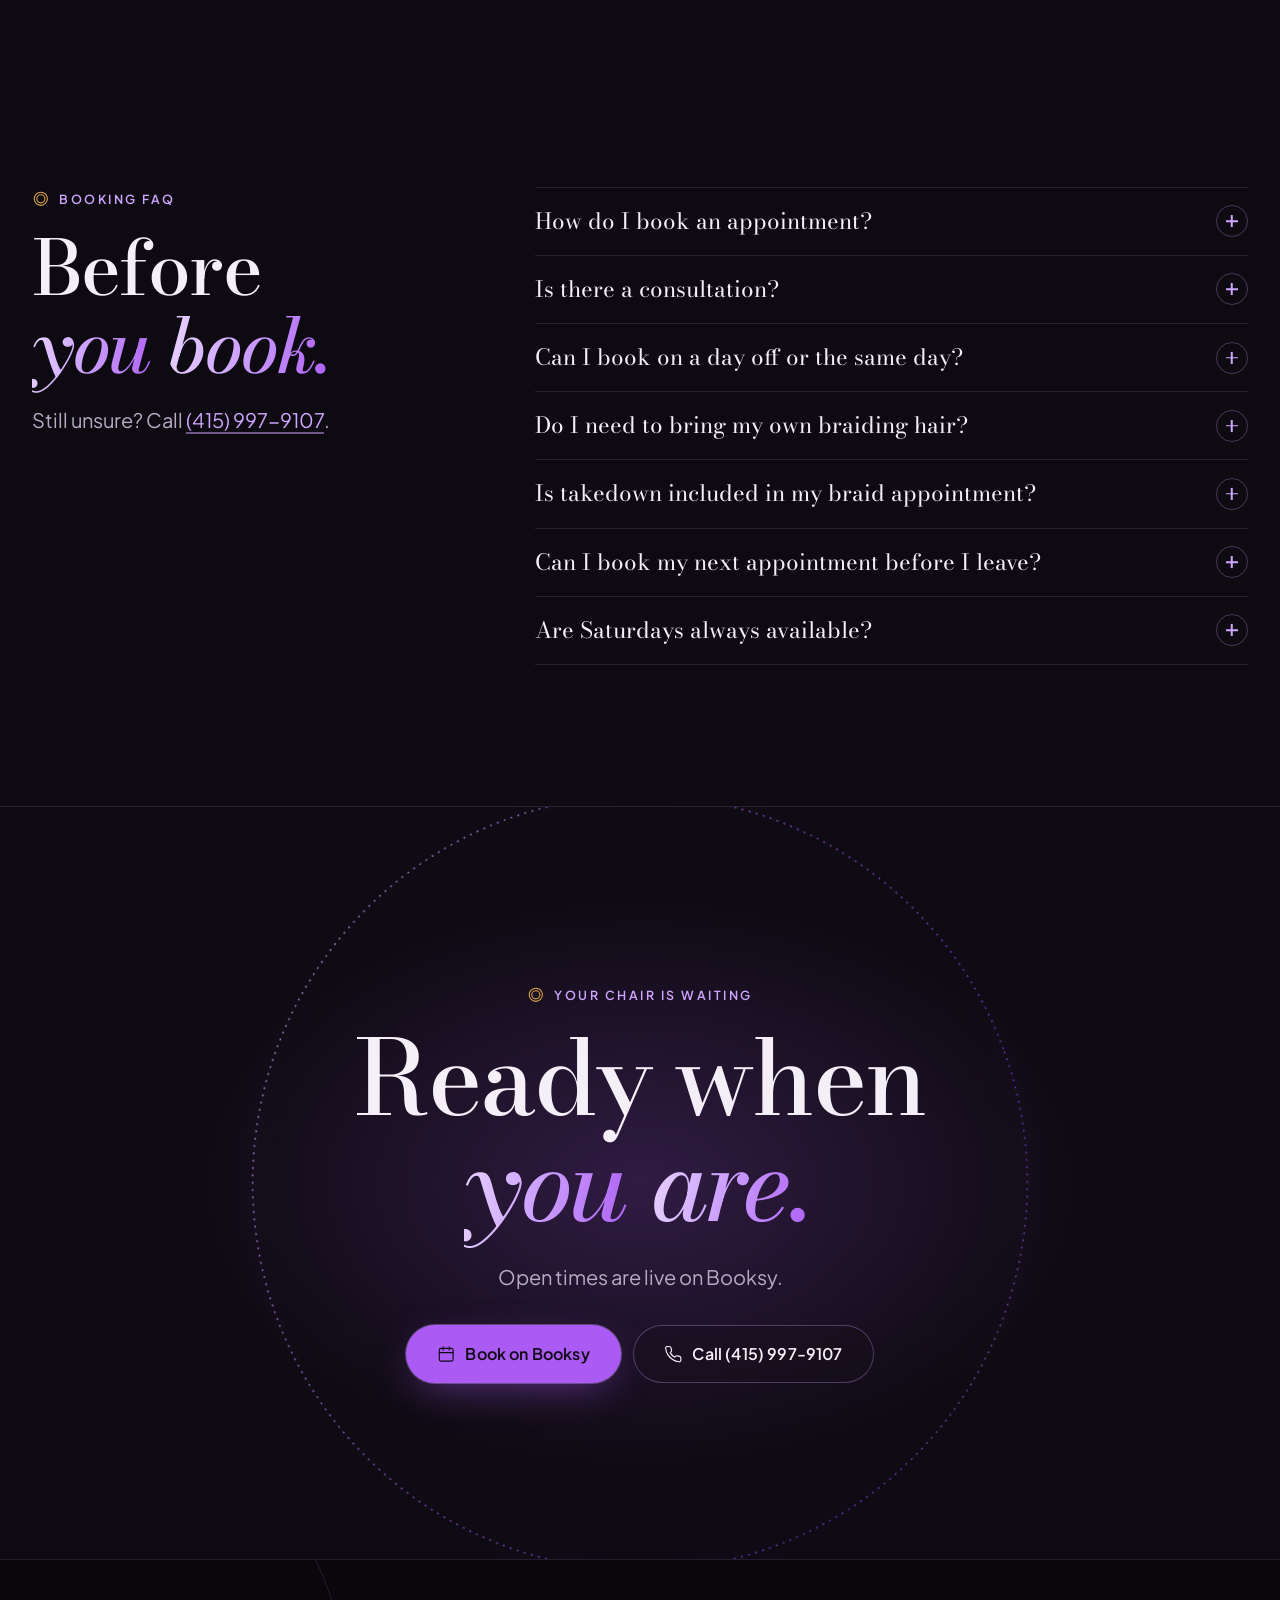
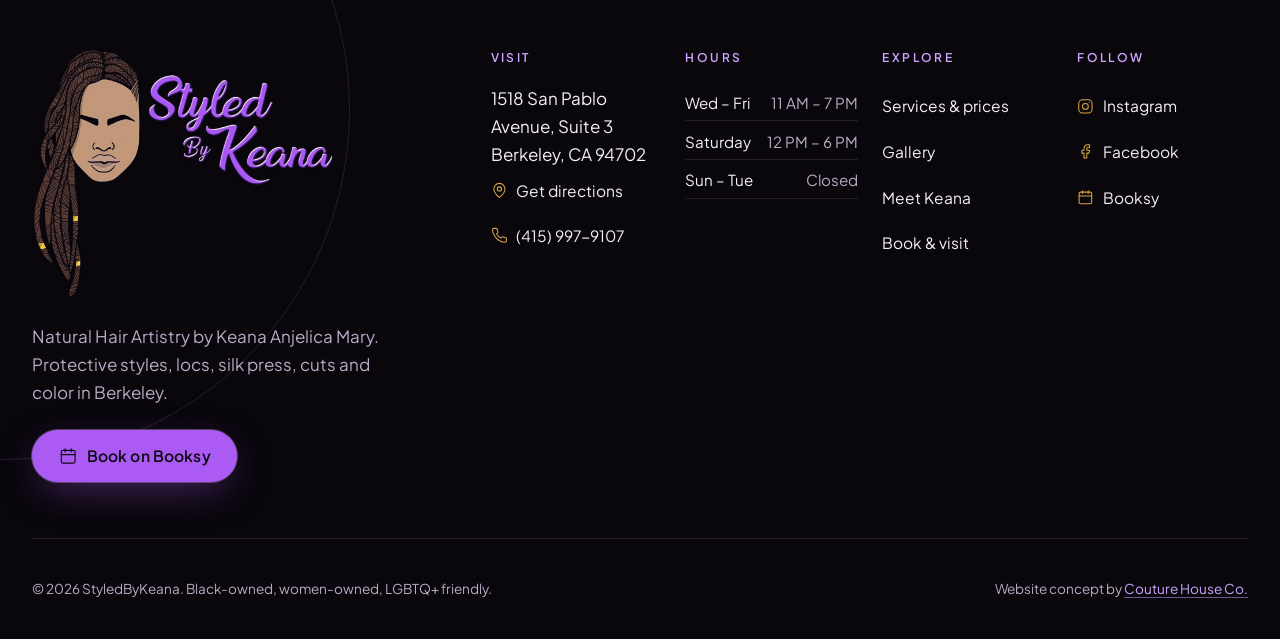
<file: book.html>
<!doctype html>
<html lang="en">
<head>
<meta charset="utf-8">
<meta name="viewport" content="width=device-width, initial-scale=1, viewport-fit=cover">
<title>Book Braids or a Silk Press in Berkeley | StyledByKeana</title>
<meta name="description" content="Book StyledByKeana on Booksy. Free 30-minute consultation, 15-minute grace period, bring your own braiding hair. Wed-Fri 11-7, Sat 12-6, San Pablo Ave.">
<link rel="canonical" href="https://styledbykeana-website.netlify.app/book.html">
<meta name="theme-color" content="#0e0a12">
<meta name="color-scheme" content="dark">
<meta name="format-detection" content="telephone=no">
<meta property="og:type" content="website">
<meta property="og:site_name" content="StyledByKeana">
<meta property="og:title" content="Book Braids or a Silk Press in Berkeley | StyledByKeana">
<meta property="og:description" content="Book StyledByKeana on Booksy. Free 30-minute consultation, 15-minute grace period, bring your own braiding hair. Wed-Fri 11-7, Sat 12-6, San Pablo Ave.">
<meta property="og:url" content="https://styledbykeana-website.netlify.app/book.html">
<meta property="og:image" content="https://styledbykeana-website.netlify.app/assets/img/og/book.jpg">
<meta property="og:image:secure_url" content="https://styledbykeana-website.netlify.app/assets/img/og/book.jpg">
<meta property="og:image:width" content="1200">
<meta property="og:image:height" content="630">
<meta property="og:image:type" content="image/jpeg">
<meta property="og:image:alt" content="StyledByKeana link preview: Book your chair with Keana. 1518 San Pablo Ave, Suite 3. Wed–Sat · Book on Booksy. Shown with client photos.">
<meta property="og:locale" content="en_US">
<meta name="twitter:card" content="summary_large_image">
<meta name="twitter:title" content="Book Braids or a Silk Press in Berkeley | StyledByKeana">
<meta name="twitter:description" content="Book StyledByKeana on Booksy. Free 30-minute consultation, 15-minute grace period, bring your own braiding hair. Wed-Fri 11-7, Sat 12-6, San Pablo Ave.">
<meta name="twitter:image" content="https://styledbykeana-website.netlify.app/assets/img/og/book.jpg">
<meta name="twitter:image:alt" content="StyledByKeana link preview: Book your chair with Keana. 1518 San Pablo Ave, Suite 3. Wed–Sat · Book on Booksy. Shown with client photos.">
<link rel="icon" href="assets/img/favicon.svg" type="image/svg+xml">
<link rel="icon" href="assets/img/favicon-32.png" sizes="32x32" type="image/png">
<link rel="apple-touch-icon" href="assets/img/apple-touch-icon.png">
<link rel="manifest" href="site.webmanifest">
<link rel="preload" href="assets/fonts/bodoni-moda-latin-wght-normal.woff2" as="font" type="font/woff2" crossorigin>
<link rel="preload" href="assets/fonts/plus-jakarta-sans-latin-wght-normal.woff2" as="font" type="font/woff2" crossorigin>
<link rel="stylesheet" href="assets/css/site.css">
<script>document.documentElement.classList.add('js')</script>
<script src="assets/vendor/gsap.min.js" defer></script>
<script src="assets/vendor/ScrollTrigger.min.js" defer></script>
<script src="assets/vendor/SplitText.min.js" defer></script>
<script src="assets/vendor/DrawSVGPlugin.min.js" defer></script>
<script src="assets/vendor/lenis.min.js" defer></script>
<script src="assets/js/site.js" defer></script>
<script type="application/ld+json">{"@context":"https://schema.org","@type":"HairSalon","@id":"https://styledbykeana-website.netlify.app/#salon","name":"StyledByKeana","alternateName":"Styled By Keana","description":"Natural hair artistry by Keana Anjelica Mary in Berkeley, CA: protective styles, knotless and bohemian braids, Fulani, feed-ins, twists, invisible locs, locs, the Deluxe Dukes Press silk press, cuts, color, men's braids and kids' braids (Keke Loves the Kids, 12 and under).","url":"https://styledbykeana-website.netlify.app/","logo":"https://styledbykeana-website.netlify.app/assets/img/icon-512.png","image":["https://styledbykeana-website.netlify.app/assets/img/share.jpg","https://styledbykeana-website.netlify.app/assets/img/purple-knotless-braids.webp"],"telephone":"+1-415-997-9107","address":{"@type":"PostalAddress","streetAddress":"1518 San Pablo Avenue, Suite 3","addressLocality":"Berkeley","addressRegion":"CA","postalCode":"94702","addressCountry":"US"},"openingHoursSpecification":[{"@type":"OpeningHoursSpecification","dayOfWeek":["Wednesday","Thursday","Friday"],"opens":"11:00","closes":"19:00"},{"@type":"OpeningHoursSpecification","dayOfWeek":"Saturday","opens":"12:00","closes":"18:00"}],"priceRange":"$10-$600","currenciesAccepted":"USD","areaServed":[{"@type":"City","name":"Berkeley, CA"},{"@type":"Place","name":"San Francisco Bay Area"}],"sameAs":["https://www.instagram.com/styledbykeana/","https://www.facebook.com/StyledbyKeana-112199453529756/","https://booksy.com/en-us/240113_styledbykeana_hair-salon_119583_berkeley"],"founder":{"@type":"Person","name":"Keana Anjelica Mary","jobTitle":"Owner and stylist"},"employee":{"@type":"Person","name":"Keana Anjelica Mary","jobTitle":"Natural hair artist"},"amenityFeature":[{"@type":"LocationFeatureSpecification","name":"Parking","value":true},{"@type":"LocationFeatureSpecification","name":"Accessible","value":true},{"@type":"LocationFeatureSpecification","name":"Child-friendly","value":true},{"@type":"LocationFeatureSpecification","name":"Wi-Fi","value":true}],"potentialAction":{"@type":"ReserveAction","target":{"@type":"EntryPoint","urlTemplate":"https://booksy.com/en-us/240113_styledbykeana_hair-salon_119583_berkeley","actionPlatform":["https://schema.org/DesktopWebPlatform","https://schema.org/MobileWebPlatform"]},"result":{"@type":"Reservation","name":"StyledByKeana appointment"}},"hasOfferCatalog":{"@type":"OfferCatalog","name":"StyledByKeana services","itemListElement":[{"@type":"OfferCatalog","name":"Consultation & scheduling fees","itemListElement":[{"@type":"Offer","itemOffered":{"@type":"Service","name":"Consultation"},"priceSpecification":{"@type":"PriceSpecification","price":0,"priceCurrency":"USD"}},{"@type":"Offer","itemOffered":{"@type":"Service","name":"Early morning appointment fee","description":"For appointments before regular hours."},"priceSpecification":{"@type":"PriceSpecification","minPrice":50,"price":50,"priceCurrency":"USD"}},{"@type":"Offer","itemOffered":{"@type":"Service","name":"Same-day / day-off fee","description":"Same-day bookings, or appointments on a day off (typically Monday)."},"priceSpecification":{"@type":"PriceSpecification","minPrice":75,"price":75,"priceCurrency":"USD"}}]},{"@type":"OfferCatalog","name":"Singles & Knotless","itemListElement":[{"@type":"Offer","itemOffered":{"@type":"Service","name":"Jumbo singles","description":"Box or knotless."},"priceSpecification":{"@type":"PriceSpecification","minPrice":225,"price":225,"priceCurrency":"USD"}},{"@type":"Offer","itemOffered":{"@type":"Service","name":"Large singles","description":"Box or knotless."},"priceSpecification":{"@type":"PriceSpecification","minPrice":250,"price":250,"priceCurrency":"USD"}},{"@type":"Offer","itemOffered":{"@type":"Service","name":"Medium singles","description":"Box or knotless."},"priceSpecification":{"@type":"PriceSpecification","minPrice":275,"price":275,"priceCurrency":"USD"}},{"@type":"Offer","itemOffered":{"@type":"Service","name":"Small singles","description":"Box or knotless."},"priceSpecification":{"@type":"PriceSpecification","minPrice":450,"price":450,"priceCurrency":"USD"}},{"@type":"Offer","itemOffered":{"@type":"Service","name":"Extra long singles (Rapunzel)","description":"Box or knotless."},"priceSpecification":{"@type":"PriceSpecification","minPrice":600,"price":600,"priceCurrency":"USD"}}]},{"@type":"OfferCatalog","name":"Bohemian","itemListElement":[{"@type":"Offer","itemOffered":{"@type":"Service","name":"Bohemian braids, large","description":"Knotless with human hair curls."},"priceSpecification":{"@type":"PriceSpecification","minPrice":300,"price":300,"priceCurrency":"USD"}},{"@type":"Offer","itemOffered":{"@type":"Service","name":"Bohemian braids, medium","description":"Knotless with human hair curls."},"priceSpecification":{"@type":"PriceSpecification","minPrice":350,"price":350,"priceCurrency":"USD"}},{"@type":"Offer","itemOffered":{"@type":"Service","name":"Bohemian braids, small","description":"Knotless with human hair curls."},"priceSpecification":{"@type":"PriceSpecification","minPrice":450,"price":450,"priceCurrency":"USD"}}]},{"@type":"OfferCatalog","name":"Braided Ponytails & Fulani","itemListElement":[{"@type":"Offer","itemOffered":{"@type":"Service","name":"Sleek ponytail","description":"Hair added."},"priceSpecification":{"@type":"PriceSpecification","minPrice":150,"price":150,"priceCurrency":"USD"}},{"@type":"Offer","itemOffered":{"@type":"Service","name":"Medium braided ponytail"},"priceSpecification":{"@type":"PriceSpecification","minPrice":150,"price":150,"priceCurrency":"USD"}},{"@type":"Offer","itemOffered":{"@type":"Service","name":"Large Fulani"},"priceSpecification":{"@type":"PriceSpecification","minPrice":250,"price":250,"priceCurrency":"USD"}},{"@type":"Offer","itemOffered":{"@type":"Service","name":"Fulani","description":"Braids and singles mixed."},"priceSpecification":{"@type":"PriceSpecification","minPrice":350,"price":350,"priceCurrency":"USD"}},{"@type":"Offer","itemOffered":{"@type":"Service","name":"Small braided ponytail"},"priceSpecification":{"@type":"PriceSpecification","minPrice":300,"price":300,"priceCurrency":"USD"}},{"@type":"Offer","itemOffered":{"@type":"Service","name":"Small Fulani"},"priceSpecification":{"@type":"PriceSpecification","minPrice":400,"price":400,"priceCurrency":"USD"}}]},{"@type":"OfferCatalog","name":"Feed-in Braids","itemListElement":[{"@type":"Offer","itemOffered":{"@type":"Service","name":"2 feed-in braids"},"priceSpecification":{"@type":"PriceSpecification","minPrice":80,"price":80,"priceCurrency":"USD"}},{"@type":"Offer","itemOffered":{"@type":"Service","name":"4 feed-in braids"},"priceSpecification":{"@type":"PriceSpecification","minPrice":120,"price":120,"priceCurrency":"USD"}},{"@type":"Offer","itemOffered":{"@type":"Service","name":"6 feed-in braids"},"priceSpecification":{"@type":"PriceSpecification","minPrice":160,"price":160,"priceCurrency":"USD"}},{"@type":"Offer","itemOffered":{"@type":"Service","name":"8 feed-in braids"},"priceSpecification":{"@type":"PriceSpecification","minPrice":200,"price":200,"priceCurrency":"USD"}},{"@type":"Offer","itemOffered":{"@type":"Service","name":"10 feed-in braids"},"priceSpecification":{"@type":"PriceSpecification","minPrice":240,"price":240,"priceCurrency":"USD"}},{"@type":"Offer","itemOffered":{"@type":"Service","name":"Braided front only"},"priceSpecification":{"@type":"PriceSpecification","minPrice":100,"price":100,"priceCurrency":"USD"}},{"@type":"Offer","itemOffered":{"@type":"Service","name":"Braided front, crochet back"},"priceSpecification":{"@type":"PriceSpecification","minPrice":225,"price":225,"priceCurrency":"USD"}}]},{"@type":"OfferCatalog","name":"Twists & Invisible Locs","itemListElement":[{"@type":"Offer","itemOffered":{"@type":"Service","name":"Twist"},"priceSpecification":{"@type":"PriceSpecification","minPrice":200,"price":200,"priceCurrency":"USD"}},{"@type":"Offer","itemOffered":{"@type":"Service","name":"Invisible locs"},"priceSpecification":{"@type":"PriceSpecification","minPrice":300,"price":300,"priceCurrency":"USD"}}]},{"@type":"OfferCatalog","name":"Locs","itemListElement":[{"@type":"Offer","itemOffered":{"@type":"Service","name":"Starter locs"},"priceSpecification":{"@type":"PriceSpecification","minPrice":300,"price":300,"priceCurrency":"USD"}},{"@type":"Offer","itemOffered":{"@type":"Service","name":"Loc styling"},"priceSpecification":{"@type":"PriceSpecification","minPrice":75,"price":75,"priceCurrency":"USD"}},{"@type":"Offer","itemOffered":{"@type":"Service","name":"Loc detox"},"priceSpecification":{"@type":"PriceSpecification","minPrice":100,"price":100,"priceCurrency":"USD"}},{"@type":"Offer","itemOffered":{"@type":"Service","name":"Wash & retwist, man bun or mohawk"},"priceSpecification":{"@type":"PriceSpecification","minPrice":120,"price":120,"priceCurrency":"USD"}},{"@type":"Offer","itemOffered":{"@type":"Service","name":"Wash & retwist, man bun or mohawk, with style"},"priceSpecification":{"@type":"PriceSpecification","minPrice":170,"price":170,"priceCurrency":"USD"}},{"@type":"Offer","itemOffered":{"@type":"Service","name":"Wash & retwist, full head"},"priceSpecification":{"@type":"PriceSpecification","minPrice":150,"price":150,"priceCurrency":"USD"}},{"@type":"Offer","itemOffered":{"@type":"Service","name":"Wash & retwist, full head, with style"},"priceSpecification":{"@type":"PriceSpecification","minPrice":200,"price":200,"priceCurrency":"USD"}}]},{"@type":"OfferCatalog","name":"Silk Press & Women’s Care","itemListElement":[{"@type":"Offer","itemOffered":{"@type":"Service","name":"Deluxe Dukes Press","description":"Silk press service: shampoo, deep condition, blow-dry and silk press. Optional trim or hot tool style."},"priceSpecification":{"@type":"PriceSpecification","minPrice":140,"price":140,"priceCurrency":"USD"}},{"@type":"Offer","itemOffered":{"@type":"Service","name":"Touch ups"},"priceSpecification":{"@type":"PriceSpecification","minPrice":150,"price":150,"priceCurrency":"USD"}},{"@type":"Offer","itemOffered":{"@type":"Service","name":"Braid down (wig or weave)"},"priceSpecification":{"@type":"PriceSpecification","minPrice":50,"price":50,"priceCurrency":"USD"}}]},{"@type":"OfferCatalog","name":"Cuts & Maintenance","itemListElement":[{"@type":"Offer","itemOffered":{"@type":"Service","name":"Trim (1 inch or less)"},"priceSpecification":{"@type":"PriceSpecification","minPrice":40,"price":40,"priceCurrency":"USD"}},{"@type":"Offer","itemOffered":{"@type":"Service","name":"Haircut"},"priceSpecification":{"@type":"PriceSpecification","minPrice":100,"price":100,"priceCurrency":"USD"}},{"@type":"Offer","itemOffered":{"@type":"Service","name":"Shampoo, condition & blow dry"},"priceSpecification":{"@type":"PriceSpecification","minPrice":50,"price":50,"priceCurrency":"USD"}},{"@type":"Offer","itemOffered":{"@type":"Service","name":"Take down","description":"Book separately; takedown is not included in braid services."},"priceSpecification":{"@type":"PriceSpecification","minPrice":75,"price":75,"priceCurrency":"USD"}},{"@type":"Offer","itemOffered":{"@type":"Service","name":"Twist","description":"Natural hair care twist."},"priceSpecification":{"@type":"PriceSpecification","minPrice":150,"price":150,"priceCurrency":"USD"}}]},{"@type":"OfferCatalog","name":"Color","itemListElement":[{"@type":"Offer","itemOffered":{"@type":"Service","name":"Toner","description":"Hourly, from $75."},"priceSpecification":{"@type":"PriceSpecification","minPrice":75,"price":75,"priceCurrency":"USD"}},{"@type":"Offer","itemOffered":{"@type":"Service","name":"Root touch-up (1–2 inches)"},"priceSpecification":{"@type":"PriceSpecification","minPrice":120,"price":120,"priceCurrency":"USD"}},{"@type":"Offer","itemOffered":{"@type":"Service","name":"Highlights, full head"},"priceSpecification":{"@type":"PriceSpecification","minPrice":250,"price":250,"priceCurrency":"USD"}},{"@type":"Offer","itemOffered":{"@type":"Service","name":"Highlights, partial"},"priceSpecification":{"@type":"PriceSpecification","minPrice":150,"price":150,"priceCurrency":"USD"}},{"@type":"Offer","itemOffered":{"@type":"Service","name":"Lightening"},"priceSpecification":{"@type":"PriceSpecification","minPrice":300,"price":300,"priceCurrency":"USD"}},{"@type":"Offer","itemOffered":{"@type":"Service","name":"All-over color"},"priceSpecification":{"@type":"PriceSpecification","minPrice":200,"price":200,"priceCurrency":"USD"}}]},{"@type":"OfferCatalog","name":"Men’s","itemListElement":[{"@type":"Offer","itemOffered":{"@type":"Service","name":"Men’s 2 braids"},"priceSpecification":{"@type":"PriceSpecification","minPrice":75,"price":75,"priceCurrency":"USD"}},{"@type":"Offer","itemOffered":{"@type":"Service","name":"Braids or twist man bun / mohawk"},"priceSpecification":{"@type":"PriceSpecification","minPrice":100,"price":100,"priceCurrency":"USD"}},{"@type":"Offer","itemOffered":{"@type":"Service","name":"Men’s 4–6 braids"},"priceSpecification":{"@type":"PriceSpecification","minPrice":120,"price":120,"priceCurrency":"USD"}},{"@type":"Offer","itemOffered":{"@type":"Service","name":"Simple full head","description":"Large singles, 10 or less."},"priceSpecification":{"@type":"PriceSpecification","minPrice":120,"price":120,"priceCurrency":"USD"}},{"@type":"Offer","itemOffered":{"@type":"Service","name":"Men’s singles, full head"},"priceSpecification":{"@type":"PriceSpecification","minPrice":150,"price":150,"priceCurrency":"USD"}}]},{"@type":"OfferCatalog","name":"Keke Loves the Kids","itemListElement":[{"@type":"Offer","itemOffered":{"@type":"Service","name":"Kid’s braids","description":"Ages 12 and under."},"priceSpecification":{"@type":"PriceSpecification","minPrice":100,"price":100,"priceCurrency":"USD"}},{"@type":"Offer","itemOffered":{"@type":"Service","name":"Kid’s braids with natural hair, full head","description":"Ages 12 and under."},"priceSpecification":{"@type":"PriceSpecification","minPrice":150,"price":150,"priceCurrency":"USD"}},{"@type":"Offer","itemOffered":{"@type":"Service","name":"Kid’s singles","description":"Ages 12 and under."},"priceSpecification":{"@type":"PriceSpecification","minPrice":150,"price":150,"priceCurrency":"USD"}},{"@type":"Offer","itemOffered":{"@type":"Service","name":"Kid’s braids with hair added","description":"Ages 12 and under."},"priceSpecification":{"@type":"PriceSpecification","minPrice":200,"price":200,"priceCurrency":"USD"}}]},{"@type":"OfferCatalog","name":"Add-ons","itemListElement":[{"@type":"Offer","itemOffered":{"@type":"Service","name":"Steam therapy"},"priceSpecification":{"@type":"PriceSpecification","price":25,"priceCurrency":"USD"}},{"@type":"Offer","itemOffered":{"@type":"Service","name":"Scalp detox & massage"},"priceSpecification":{"@type":"PriceSpecification","price":20,"priceCurrency":"USD"}},{"@type":"Offer","itemOffered":{"@type":"Service","name":"Trim"},"priceSpecification":{"@type":"PriceSpecification","price":45,"priceCurrency":"USD"}},{"@type":"Offer","itemOffered":{"@type":"Service","name":"Hair fragrance finish"},"priceSpecification":{"@type":"PriceSpecification","price":10,"priceCurrency":"USD"}},{"@type":"Offer","itemOffered":{"@type":"Service","name":"Beads & accessories"}}]}]}}</script>
<script type="application/ld+json">{"@context":"https://schema.org","@type":"BreadcrumbList","itemListElement":[{"@type":"ListItem","position":1,"name":"Home","item":"https://styledbykeana-website.netlify.app/"},{"@type":"ListItem","position":2,"name":"Book & visit","item":"https://styledbykeana-website.netlify.app/book.html"}]}</script>
<script type="application/ld+json">{"@context":"https://schema.org","@type":"FAQPage","mainEntity":[{"@type":"Question","name":"How do I book an appointment?","acceptedAnswer":{"@type":"Answer","text":"Book online through Keana’s Booksy page: choose your service, pick an open time and confirm. You can also call (415) 997-9107."}},{"@type":"Question","name":"Is there a consultation?","acceptedAnswer":{"@type":"Answer","text":"Yes. A consultation is free and takes about 30 minutes. Your final price is confirmed at consultation."}},{"@type":"Question","name":"Can I book on a day off or the same day?","acceptedAnswer":{"@type":"Answer","text":"Yes, with a $75+ same-day or day-off fee. Days off are typically Monday. Appointments before regular hours carry a $50+ early morning fee."}},{"@type":"Question","name":"Do I need to bring my own braiding hair?","acceptedAnswer":{"@type":"Answer","text":"Yes. Braiding hair is not provided, so please bring your own. Any type is welcome."}},{"@type":"Question","name":"Is takedown included in my braid appointment?","acceptedAnswer":{"@type":"Answer","text":"No. Takedown is not included. Book Take down ($75+, about 45 minutes) separately."}},{"@type":"Question","name":"Can I book my next appointment before I leave?","acceptedAnswer":{"@type":"Answer","text":"Yes. Repeat clients can pre-book their next appointment before leaving."}},{"@type":"Question","name":"Are Saturdays always available?","acceptedAnswer":{"@type":"Answer","text":"Saturday hours are 12 PM to 6 PM, but some upcoming Saturdays are blocked. Check Booksy for live availability."}}]}</script>
</head>
<body>
<svg class="sprite" aria-hidden="true" focusable="false" xmlns="http://www.w3.org/2000/svg"><defs><linearGradient id="g-ring" x1="0" y1="0" x2="1" y2="1"><stop offset="0" stop-color="#e3c7ff"/><stop offset=".45" stop-color="#ab5af3"/><stop offset=".8" stop-color="#7c3aed"/><stop offset="1" stop-color="#d9a441"/></linearGradient></defs><symbol id="i-cal" viewBox="0 0 24 24"><rect x="3" y="4.5" width="18" height="16.5" rx="2"/><path d="M16 2.5v4M8 2.5v4M3 10h18"/></symbol><symbol id="i-scissors" viewBox="0 0 24 24"><circle cx="6" cy="6" r="3"/><circle cx="6" cy="18" r="3"/><path d="M20 4 8.12 15.88M14.47 14.48 20 20M8.12 8.12 12 12"/></symbol><symbol id="i-phone" viewBox="0 0 24 24"><path d="M22 16.92v3a2 2 0 0 1-2.18 2 19.79 19.79 0 0 1-8.63-3.07 19.5 19.5 0 0 1-6-6 19.79 19.79 0 0 1-3.07-8.67A2 2 0 0 1 4.11 2h3a2 2 0 0 1 2 1.72c.13.96.36 1.9.7 2.81a2 2 0 0 1-.45 2.11L8.09 9.91a16 16 0 0 0 6 6l1.27-1.27a2 2 0 0 1 2.11-.45c.91.34 1.85.57 2.81.7A2 2 0 0 1 22 16.92z"/></symbol><symbol id="i-pin" viewBox="0 0 24 24"><path d="M20 10c0 6-8 12-8 12s-8-6-8-12a8 8 0 0 1 16 0Z"/><circle cx="12" cy="10" r="3"/></symbol><symbol id="i-clock" viewBox="0 0 24 24"><circle cx="12" cy="12" r="9.5"/><path d="M12 6.5V12l3.5 2"/></symbol><symbol id="i-arrow" viewBox="0 0 24 24"><path d="M5 12h14M13 6l6 6-6 6"/></symbol><symbol id="i-out" viewBox="0 0 24 24"><path d="M7 17 17 7M8 7h9v9"/></symbol><symbol id="i-ig" viewBox="0 0 24 24"><rect x="2.5" y="2.5" width="19" height="19" rx="5.5"/><circle cx="12" cy="12" r="4.2"/><path d="M17.5 6.5h.01"/></symbol><symbol id="i-fb" viewBox="0 0 24 24"><path d="M18 2.5h-3a5 5 0 0 0-5 5v3H7v4h3v7h4v-7h3l1-4h-4v-3a1 1 0 0 1 1-1h3z"/></symbol><symbol id="i-menu" viewBox="0 0 24 24"><path d="M3 8h18M3 16h18"/></symbol><symbol id="i-close" viewBox="0 0 24 24"><path d="M18 6 6 18M6 6l12 12"/></symbol><symbol id="i-star" viewBox="0 0 24 24"><path d="M12 2.5l2.94 5.96 6.56.95-4.75 4.63 1.12 6.54L12 17.49l-5.87 3.09 1.12-6.54L2.5 9.41l6.56-.95z"/></symbol><symbol id="i-search" viewBox="0 0 24 24"><circle cx="11" cy="11" r="7.5"/><path d="m21 21-4.35-4.35"/></symbol><symbol id="i-check" viewBox="0 0 24 24"><path d="M20 6 9 17l-5-5"/></symbol><symbol id="i-info" viewBox="0 0 24 24"><circle cx="12" cy="12" r="9.5"/><path d="M12 16v-4.5M12 8h.01"/></symbol><symbol id="i-left" viewBox="0 0 24 24"><path d="m15 18-6-6 6-6"/></symbol><symbol id="i-right" viewBox="0 0 24 24"><path d="m9 18 6-6-6-6"/></symbol><symbol id="i-parking" viewBox="0 0 24 24"><rect x="3" y="3" width="18" height="18" rx="3"/><path d="M9.5 17V7h3.5a3 3 0 0 1 0 6H9.5"/></symbol><symbol id="i-access" viewBox="0 0 24 24"><circle cx="16" cy="4" r="1"/><path d="m18 19 1-7-6 1M5 8l3-3 5.5 3-2.36 3.5M4.24 14.5a5 5 0 0 0 6.88 6M13.76 17.5a5 5 0 0 0-6.88-6"/></symbol><symbol id="i-child" viewBox="0 0 24 24"><path d="M9 12h.01M15 12h.01M10 16c.5.3 1.2.5 2 .5s1.5-.2 2-.5"/><path d="M19 6.3a9 9 0 0 1 1.8 3.9 2 2 0 0 1 0 3.6 9 9 0 0 1-17.6 0 2 2 0 0 1 0-3.6A9 9 0 0 1 12 3c2 0 3.5 1.1 3.5 2.5s-.9 2.5-2 2.5c-.8 0-1.5-.4-1.5-1"/></symbol><symbol id="i-wifi" viewBox="0 0 24 24"><path d="M5 12.5a10 10 0 0 1 14 0M8.5 16a5 5 0 0 1 7 0M2 8.82a15 15 0 0 1 20 0M12 19.5h.01"/></symbol><symbol id="i-heart" viewBox="0 0 24 24"><path d="M19 14c1.49-1.46 3-3.21 3-5.5A5.5 5.5 0 0 0 16.5 3c-1.76 0-3 .5-4.5 2-1.5-1.5-2.74-2-4.5-2A5.5 5.5 0 0 0 2 8.5c0 2.3 1.5 4.05 3 5.5l7 7Z"/></symbol><symbol id="i-crown" viewBox="0 0 24 24"><path d="M3 7.5 7.5 11 12 4.5l4.5 6.5L21 7.5 19 18H5z"/><path d="M5 21h14"/></symbol><symbol id="i-strand" viewBox="0 0 24 24"><path d="M8 2.5c4 3-4 6.5 0 9.5s-4 6.5 0 9.5M15 2.5c4 3-4 6.5 0 9.5s-4 6.5 0 9.5"/></symbol><symbol id="i-plus" viewBox="0 0 24 24"><path d="M12 5v14M5 12h14"/></symbol><symbol id="i-book" viewBox="0 0 24 24"><path d="M2 4h6a4 4 0 0 1 4 4v13a3 3 0 0 0-3-3H2zM22 4h-6a4 4 0 0 0-4 4v13a3 3 0 0 1 3-3h7z"/></symbol><symbol id="i-shield" viewBox="0 0 24 24"><path d="M12 22s8-4 8-10V5l-8-3-8 3v7c0 6 8 10 8 10z"/><path d="m9 12 2 2 4-4"/></symbol><symbol id="i-users" viewBox="0 0 24 24"><path d="M16 21v-2a4 4 0 0 0-4-4H6a4 4 0 0 0-4 4v2"/><circle cx="9" cy="7" r="4"/><path d="M22 21v-2a4 4 0 0 0-3-3.87M16 3.13a4 4 0 0 1 0 7.75"/></symbol><symbol id="i-ring" viewBox="0 0 24 24"><circle cx="12" cy="12" r="9"/><circle cx="12" cy="12" r="5.5"/></symbol></svg>
<a class="skip-link" href="#main">Skip to content</a>
<header class="site-header" data-header>
  <div class="wrap header-in">
    <a class="brand" href="index.html" aria-label="StyledByKeana, home">
      <img src="assets/img/logo-styledbykeana-wordmark-320.webp" srcset="assets/img/logo-styledbykeana-wordmark-320.webp 320w, assets/img/logo-styledbykeana-wordmark.webp 640w" sizes="96px" width="320" height="196" alt="StyledByKeana" decoding="async">
    </a>
    <nav class="nav" aria-label="Main">
      <ul><li><a href="services.html">Services</a></li><li><a href="gallery.html">Gallery</a></li><li><a href="about.html">About</a></li><li><a href="book.html" aria-current="page">Book &amp; Visit</a></li></ul>
    </nav>
    <a class="btn btn-primary btn-sm header-cta" href="https://booksy.com/en-us/240113_styledbykeana_hair-salon_119583_berkeley" rel="noopener">Book on Booksy</a>
    <button class="menu-toggle" type="button" aria-expanded="false" aria-controls="menu-panel" data-menu-toggle>
      <span class="menu-toggle-label">Menu</span><svg class="ic ic-open" aria-hidden="true" focusable="false"><use href="#i-menu"/></svg><svg class="ic ic-close" aria-hidden="true" focusable="false"><use href="#i-close"/></svg>
    </button>
  </div>
</header>
<div class="menu-panel" id="menu-panel" data-menu hidden>
  <div class="menu-panel-ring" aria-hidden="true"></div>
  <nav class="wrap menu-panel-in" aria-label="Menu">
    <ul class="menu-links"><li><a href="index.html"><span>Home</span><svg class="ic" aria-hidden="true" focusable="false"><use href="#i-arrow"/></svg></a></li><li><a href="services.html"><span>Services</span><svg class="ic" aria-hidden="true" focusable="false"><use href="#i-arrow"/></svg></a></li><li><a href="gallery.html"><span>Gallery</span><svg class="ic" aria-hidden="true" focusable="false"><use href="#i-arrow"/></svg></a></li><li><a href="about.html"><span>About</span><svg class="ic" aria-hidden="true" focusable="false"><use href="#i-arrow"/></svg></a></li><li><a href="book.html" aria-current="page"><span>Book &amp; Visit</span><svg class="ic" aria-hidden="true" focusable="false"><use href="#i-arrow"/></svg></a></li></ul>
    <div class="menu-panel-foot">
      <a class="btn btn-primary" href="https://booksy.com/en-us/240113_styledbykeana_hair-salon_119583_berkeley" rel="noopener"><svg class="ic" aria-hidden="true" focusable="false"><use href="#i-cal"/></svg>Book on Booksy</a>
      <a class="menu-meta" href="tel:+14159979107"><svg class="ic" aria-hidden="true" focusable="false"><use href="#i-phone"/></svg>(415) 997-9107</a>
      <a class="menu-meta" href="https://www.google.com/maps/search/?api=1&query=1518+San+Pablo+Avenue+Suite+3%2C+Berkeley%2C+CA+94702" rel="noopener"><svg class="ic" aria-hidden="true" focusable="false"><use href="#i-pin"/></svg>1518 San Pablo Ave, Suite 3, Berkeley</a>
    </div>
  </nav>
</div>
<main id="main">
<section class="page-hero page-hero--book" aria-labelledby="page-title">
  <div class="page-hero-ring" aria-hidden="true"></div>
  <div class="wrap page-hero-grid">
    <div>
      <nav class="crumbs" aria-label="Breadcrumb"><ol><li><a href="index.html">Home</a></li><li aria-current="page">Book &amp; visit</li></ol></nav>
      <p class="eyebrow"><svg class="ic" aria-hidden="true" focusable="false"><use href="#i-ring"/></svg>Book &amp; visit</p>
      <h1 class="page-title" id="page-title" data-split>Book your chair <em>with Keana.</em></h1>
      <p class="lede">All appointments are booked through Booksy, where you can see live availability. A consultation is free.</p>
      <div class="cta-row">
        <a class="btn btn-primary btn-lg" href="https://booksy.com/en-us/240113_styledbykeana_hair-salon_119583_berkeley" rel="noopener"><svg class="ic" aria-hidden="true" focusable="false"><use href="#i-cal"/></svg>Book on Booksy</a>
        <a class="btn btn-ghost btn-lg" href="tel:+14159979107"><svg class="ic" aria-hidden="true" focusable="false"><use href="#i-phone"/></svg>(415) 997-9107</a>
      </div>
    </div>
    <div class="book-card">
      <h2 class="mini-h">Hours</h2>
      <table class="hours"><caption class="sr-only">Salon hours</caption><tbody><tr data-day="wed"><th scope="row">Wednesday</th><td>11 AM &#8211; 7 PM</td></tr><tr data-day="thu"><th scope="row">Thursday</th><td>11 AM &#8211; 7 PM</td></tr><tr data-day="fri"><th scope="row">Friday</th><td>11 AM &#8211; 7 PM</td></tr><tr data-day="sat"><th scope="row">Saturday</th><td>12 PM &#8211; 6 PM</td></tr><tr class="is-closed" data-day="sun"><th scope="row">Sunday</th><td>Closed</td></tr><tr class="is-closed" data-day="mon"><th scope="row">Monday</th><td>Closed</td></tr><tr class="is-closed" data-day="tue"><th scope="row">Tuesday</th><td>Closed</td></tr></tbody></table>
      <p class="fine">As listed on Booksy. Some upcoming Saturdays are blocked; Booksy shows live availability.</p>
      <address class="book-addr"><a href="https://www.google.com/maps/search/?api=1&query=1518+San+Pablo+Avenue+Suite+3%2C+Berkeley%2C+CA+94702" rel="noopener"><svg class="ic" aria-hidden="true" focusable="false"><use href="#i-pin"/></svg><span>1518 San Pablo Avenue, Suite 3<br>Berkeley, CA 94702</span></a></address>
      <a class="link-arrow" href="https://www.google.com/maps/search/?api=1&query=1518+San+Pablo+Avenue+Suite+3%2C+Berkeley%2C+CA+94702" rel="noopener">Get directions<svg class="ic" aria-hidden="true" focusable="false"><use href="#i-arrow"/></svg></a>
    </div>
  </div>
</section>

<section class="section how" aria-labelledby="how-title">
  <div class="wrap how-grid">
    <div class="how-head">
      <p class="eyebrow"><svg class="ic" aria-hidden="true" focusable="false"><use href="#i-ring"/></svg>How it works</p>
      <h2 class="display" id="how-title" data-split>From Booksy <em>to the chair.</em></h2>
      <div class="callout">
        <svg class="ic callout-ic" aria-hidden="true" focusable="false"><use href="#i-strand"/></svg>
        <div><h3>Bring your own braiding hair</h3><p>Braiding hair is not provided. Any type is welcome.</p></div>
      </div>
    </div>
    <ol class="steps">
      <li><span class="step-num" aria-hidden="true">1</span><div><h3>Open Booksy</h3><p>Tap Book on Booksy. Keana&#8217;s page shows every service, starting price and open time.</p></div></li>
      <li><span class="step-num" aria-hidden="true">2</span><div><h3>Pick your service &amp; time</h3><p>Between styles? Book the free 30-minute consultation. Add-ons can be added to your visit.</p></div></li>
      <li><span class="step-num" aria-hidden="true">3</span><div><h3>Bring your braiding hair</h3><p>Hair is not provided for braided styles. Bring your own, any type.</p></div></li>
      <li><span class="step-num" aria-hidden="true">4</span><div><h3>Arrive within the grace period</h3><p>You have 15 minutes of grace. Running late? Contact Keana 30 to 60 minutes ahead.</p></div></li>
    </ol>
  </div>
</section>

<section class="section policies" aria-labelledby="pol-title">
  <div class="wrap">
    <div class="section-head">
      <p class="eyebrow"><svg class="ic" aria-hidden="true" focusable="false"><use href="#i-ring"/></svg>Policies &amp; etiquette</p>
      <h2 class="display" id="pol-title" data-split>The fine print, <em>in full.</em></h2>
      <p class="lede">Read these before you book. They are the same policies listed on Keana&#8217;s Booksy page.</p>
    </div>
    <ul class="policy-list">
  <li><svg class="ic" aria-hidden="true" focusable="false"><use href="#i-clock"/></svg><div><h3>15-minute grace period</h3><p>Running late? Contact Keana 30 to 60 minutes before your appointment. Arriving more than 15 minutes late may mean your appointment is canceled or rescheduled with a fee.</p></div></li>
  <li><svg class="ic" aria-hidden="true" focusable="false"><use href="#i-strand"/></svg><div><h3>Braiding hair is not provided</h3><p>Please bring your own braiding hair. Any type is welcome.</p></div></li>
  <li><svg class="ic" aria-hidden="true" focusable="false"><use href="#i-scissors"/></svg><div><h3>Takedown is not included</h3><p>Takedown is a separate service. Book Take down ($75+, about 45 minutes) on its own.</p></div></li>
  <li><svg class="ic" aria-hidden="true" focusable="false"><use href="#i-cal"/></svg><div><h3>Same-day or day-off fee: $75+</h3><p>For same-day bookings, or appointments on a day off (typically Monday).</p></div></li>
  <li><svg class="ic" aria-hidden="true" focusable="false"><use href="#i-clock"/></svg><div><h3>Early morning fee: $50+</h3><p>For appointments that start before regular hours.</p></div></li>
  <li><svg class="ic" aria-hidden="true" focusable="false"><use href="#i-check"/></svg><div><h3>Pre-book before you leave</h3><p>Repeat clients can pre-book their next appointment before leaving the chair.</p></div></li>
</ul>
  </div>
</section>

<section class="section addons-sec" aria-labelledby="addons-title">
  <div class="wrap addons-grid">
    <div>
      <p class="eyebrow"><svg class="ic" aria-hidden="true" focusable="false"><use href="#i-ring"/></svg>Add-ons</p>
      <h2 class="display" id="addons-title" data-split>Finishing <em>touches.</em></h2>
      <p class="lede">Add any of these to your appointment. Prices as listed on Booksy on 28 Sep 2026.</p>
    </div>
    <ul class="addon-list"><li><span>Steam therapy</span><span class="addon-price">$25</span></li><li><span>Scalp detox &amp; massage</span><span class="addon-price">$20</span></li><li><span>Trim</span><span class="addon-price">$45</span></li><li><span>Hair fragrance finish</span><span class="addon-price">$10</span></li><li><span>Beads &amp; accessories</span><span class="addon-price">Varies</span></li></ul>
  </div>
</section>

<section class="section faq-sec" aria-labelledby="faq-title">
  <div class="wrap faq-grid">
    <div class="faq-head">
      <p class="eyebrow"><svg class="ic" aria-hidden="true" focusable="false"><use href="#i-ring"/></svg>Booking FAQ</p>
      <h2 class="display" id="faq-title" data-split>Before <em>you book.</em></h2>
      <p class="lede">Still unsure? Call <a href="tel:+14159979107">(415) 997-9107</a>.</p>
    </div>
    <div class="faq" id="faq-book"><details class="faq-item"><summary><span>How do I book an appointment?</span><span class="faq-plus" aria-hidden="true"></span></summary><div class="faq-a"><p>Book online through Keana&#8217;s Booksy page: choose your service, pick an open time and confirm. You can also call (415) 997-9107.</p></div></details><details class="faq-item"><summary><span>Is there a consultation?</span><span class="faq-plus" aria-hidden="true"></span></summary><div class="faq-a"><p>Yes. A consultation is free and takes about 30 minutes. Your final price is confirmed at consultation.</p></div></details><details class="faq-item"><summary><span>Can I book on a day off or the same day?</span><span class="faq-plus" aria-hidden="true"></span></summary><div class="faq-a"><p>Yes, with a $75+ same-day or day-off fee. Days off are typically Monday. Appointments before regular hours carry a $50+ early morning fee.</p></div></details><details class="faq-item"><summary><span>Do I need to bring my own braiding hair?</span><span class="faq-plus" aria-hidden="true"></span></summary><div class="faq-a"><p>Yes. Braiding hair is not provided, so please bring your own. Any type is welcome.</p></div></details><details class="faq-item"><summary><span>Is takedown included in my braid appointment?</span><span class="faq-plus" aria-hidden="true"></span></summary><div class="faq-a"><p>No. Takedown is not included. Book Take down ($75+, about 45 minutes) separately.</p></div></details><details class="faq-item"><summary><span>Can I book my next appointment before I leave?</span><span class="faq-plus" aria-hidden="true"></span></summary><div class="faq-a"><p>Yes. Repeat clients can pre-book their next appointment before leaving.</p></div></details><details class="faq-item"><summary><span>Are Saturdays always available?</span><span class="faq-plus" aria-hidden="true"></span></summary><div class="faq-a"><p>Saturday hours are 12 PM to 6 PM, but some upcoming Saturdays are blocked. Check Booksy for live availability.</p></div></details></div>
  </div>
</section>

<section class="cta-band" aria-labelledby="cta-title">
  <div class="cta-orbit" aria-hidden="true" data-orbit-slow><svg viewBox="0 0 100 100"><circle cx="50" cy="50" r="48"/></svg></div>
  <div class="wrap cta-in">
    <p class="eyebrow"><svg class="ic" aria-hidden="true" focusable="false"><use href="#i-ring"/></svg>Your chair is waiting</p>
    <h2 class="display" id="cta-title" data-split>Ready when <em>you are.</em></h2>
    <p class="lede">Open times are live on Booksy.</p>
    <div class="cta-row cta-row--center">
      <a class="btn btn-primary btn-lg" href="https://booksy.com/en-us/240113_styledbykeana_hair-salon_119583_berkeley" rel="noopener"><svg class="ic" aria-hidden="true" focusable="false"><use href="#i-cal"/></svg>Book on Booksy</a>
      <a class="btn btn-ghost btn-lg" href="tel:+14159979107"><svg class="ic" aria-hidden="true" focusable="false"><use href="#i-phone"/></svg>Call (415) 997-9107</a>
    </div>
  </div>
</section>
</main>
<footer class="site-footer">
  <div class="footer-ring" aria-hidden="true"></div>
  <div class="wrap">
    <div class="footer-top">
      <div class="footer-brand">
        <img src="assets/img/logo-styledbykeana-520.webp" srcset="assets/img/logo-styledbykeana-520.webp 520w, assets/img/logo-styledbykeana.webp 1034w" sizes="(min-width: 960px) 300px, 240px" width="520" height="432" alt="StyledByKeana logo: an illustrated woman with long braids and gold cuffs beside the purple script name" loading="lazy" decoding="async">
        <p>Natural Hair Artistry by Keana Anjelica Mary. Protective styles, locs, silk press, cuts and color in Berkeley.</p>
        <a class="btn btn-primary" href="https://booksy.com/en-us/240113_styledbykeana_hair-salon_119583_berkeley" rel="noopener"><svg class="ic" aria-hidden="true" focusable="false"><use href="#i-cal"/></svg>Book on Booksy</a>
      </div>
      <div class="footer-cols">
        <div>
          <h2 class="footer-h">Visit</h2>
          <address><a href="https://www.google.com/maps/search/?api=1&query=1518+San+Pablo+Avenue+Suite+3%2C+Berkeley%2C+CA+94702" rel="noopener">1518 San Pablo Avenue, Suite 3<br>Berkeley, CA 94702</a></address>
          <ul class="footer-list">
            <li><a href="https://www.google.com/maps/search/?api=1&query=1518+San+Pablo+Avenue+Suite+3%2C+Berkeley%2C+CA+94702" rel="noopener"><svg class="ic" aria-hidden="true" focusable="false"><use href="#i-pin"/></svg>Get directions</a></li>
            <li><a href="tel:+14159979107"><svg class="ic" aria-hidden="true" focusable="false"><use href="#i-phone"/></svg>(415) 997-9107</a></li>
          </ul>
        </div>
        <div>
          <h2 class="footer-h">Hours</h2>
          <ul class="footer-list footer-hours">
            <li><span>Wed &#8211; Fri</span><span>11 AM &#8211; 7 PM</span></li>
            <li><span>Saturday</span><span>12 PM &#8211; 6 PM</span></li>
            <li><span>Sun &#8211; Tue</span><span>Closed</span></li>
          </ul>
        </div>
        <div>
          <h2 class="footer-h">Explore</h2>
          <ul class="footer-list">
            <li><a href="services.html">Services &amp; prices</a></li>
            <li><a href="gallery.html">Gallery</a></li>
            <li><a href="about.html">Meet Keana</a></li>
            <li><a href="book.html">Book &amp; visit</a></li>
          </ul>
        </div>
        <div>
          <h2 class="footer-h">Follow</h2>
          <ul class="footer-list">
            <li><a href="https://www.instagram.com/styledbykeana/" rel="noopener"><svg class="ic" aria-hidden="true" focusable="false"><use href="#i-ig"/></svg>Instagram</a></li>
            <li><a href="https://www.facebook.com/StyledbyKeana-112199453529756/" rel="noopener"><svg class="ic" aria-hidden="true" focusable="false"><use href="#i-fb"/></svg>Facebook</a></li>
            <li><a href="https://booksy.com/en-us/240113_styledbykeana_hair-salon_119583_berkeley" rel="noopener"><svg class="ic" aria-hidden="true" focusable="false"><use href="#i-cal"/></svg>Booksy</a></li>
          </ul>
        </div>
      </div>
    </div>
    <div class="footer-base">
      <p>&#169; 2026 StyledByKeana. Black-owned, women-owned, LGBTQ+ friendly.</p>
      <p class="credit">Website concept by <a href="https://www.couturehouse.co" rel="noopener">Couture House Co.</a></p>
    </div>
  </div>
</footer>
<nav class="action-bar" aria-label="Quick actions">
  <a class="ab-primary" href="https://booksy.com/en-us/240113_styledbykeana_hair-salon_119583_berkeley" rel="noopener"><svg class="ic" aria-hidden="true" focusable="false"><use href="#i-cal"/></svg><span>Book</span></a>
  <a href="services.html"><svg class="ic" aria-hidden="true" focusable="false"><use href="#i-scissors"/></svg><span>Services</span></a>
  <a href="tel:+14159979107"><svg class="ic" aria-hidden="true" focusable="false"><use href="#i-phone"/></svg><span>Call</span></a>
</nav>
</body>
</html>
</file>
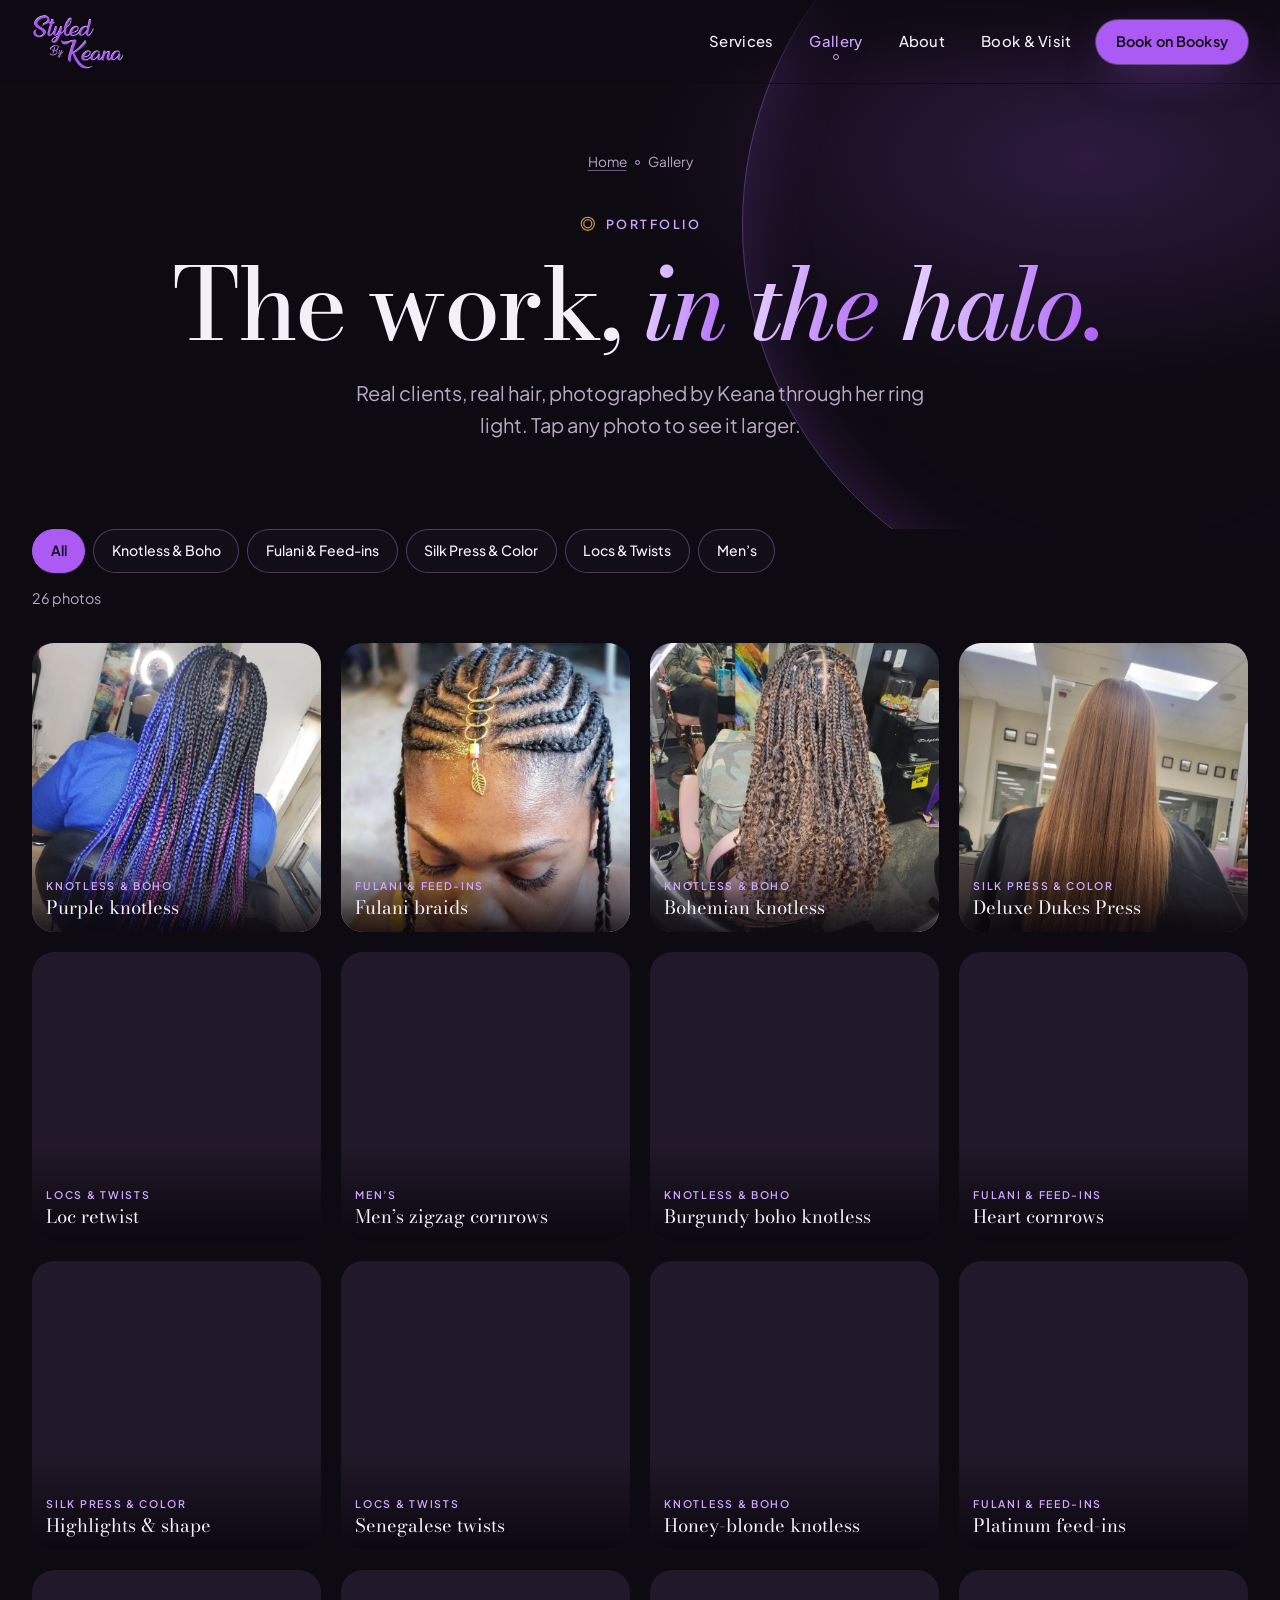
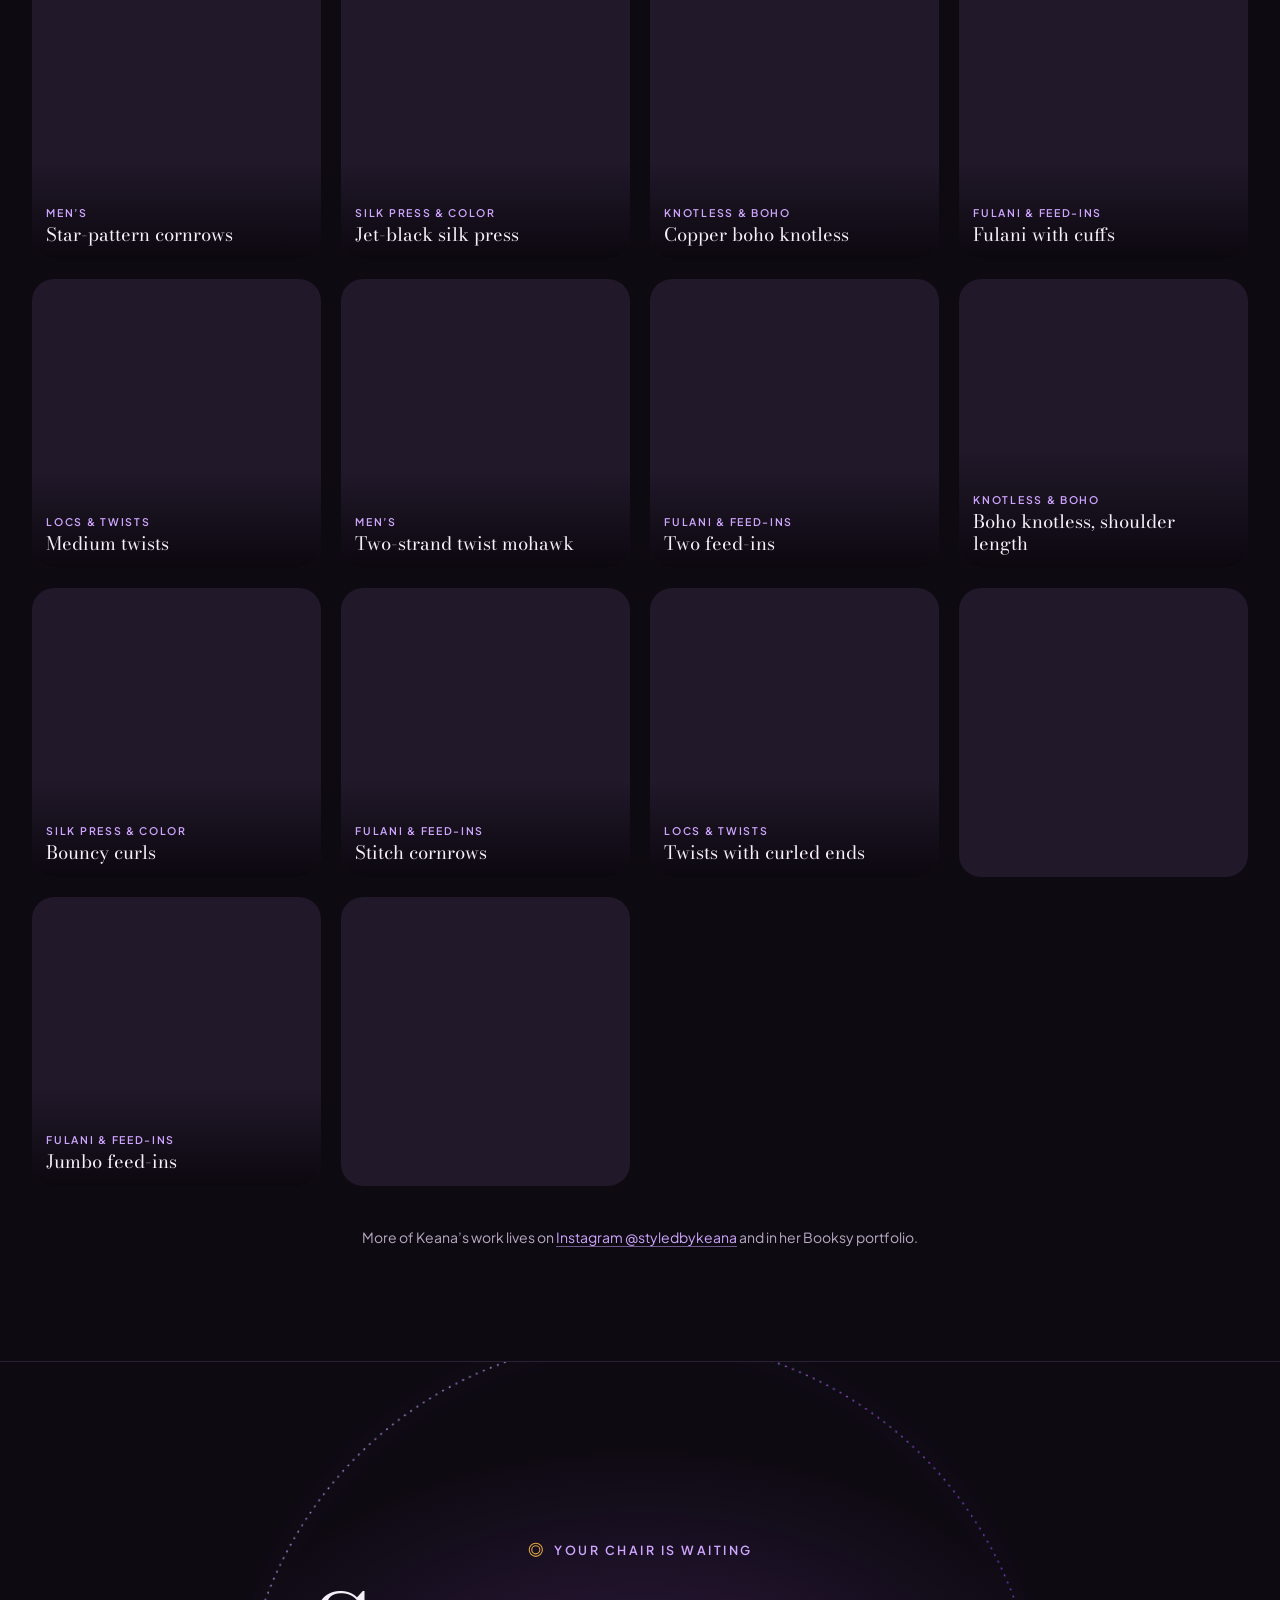
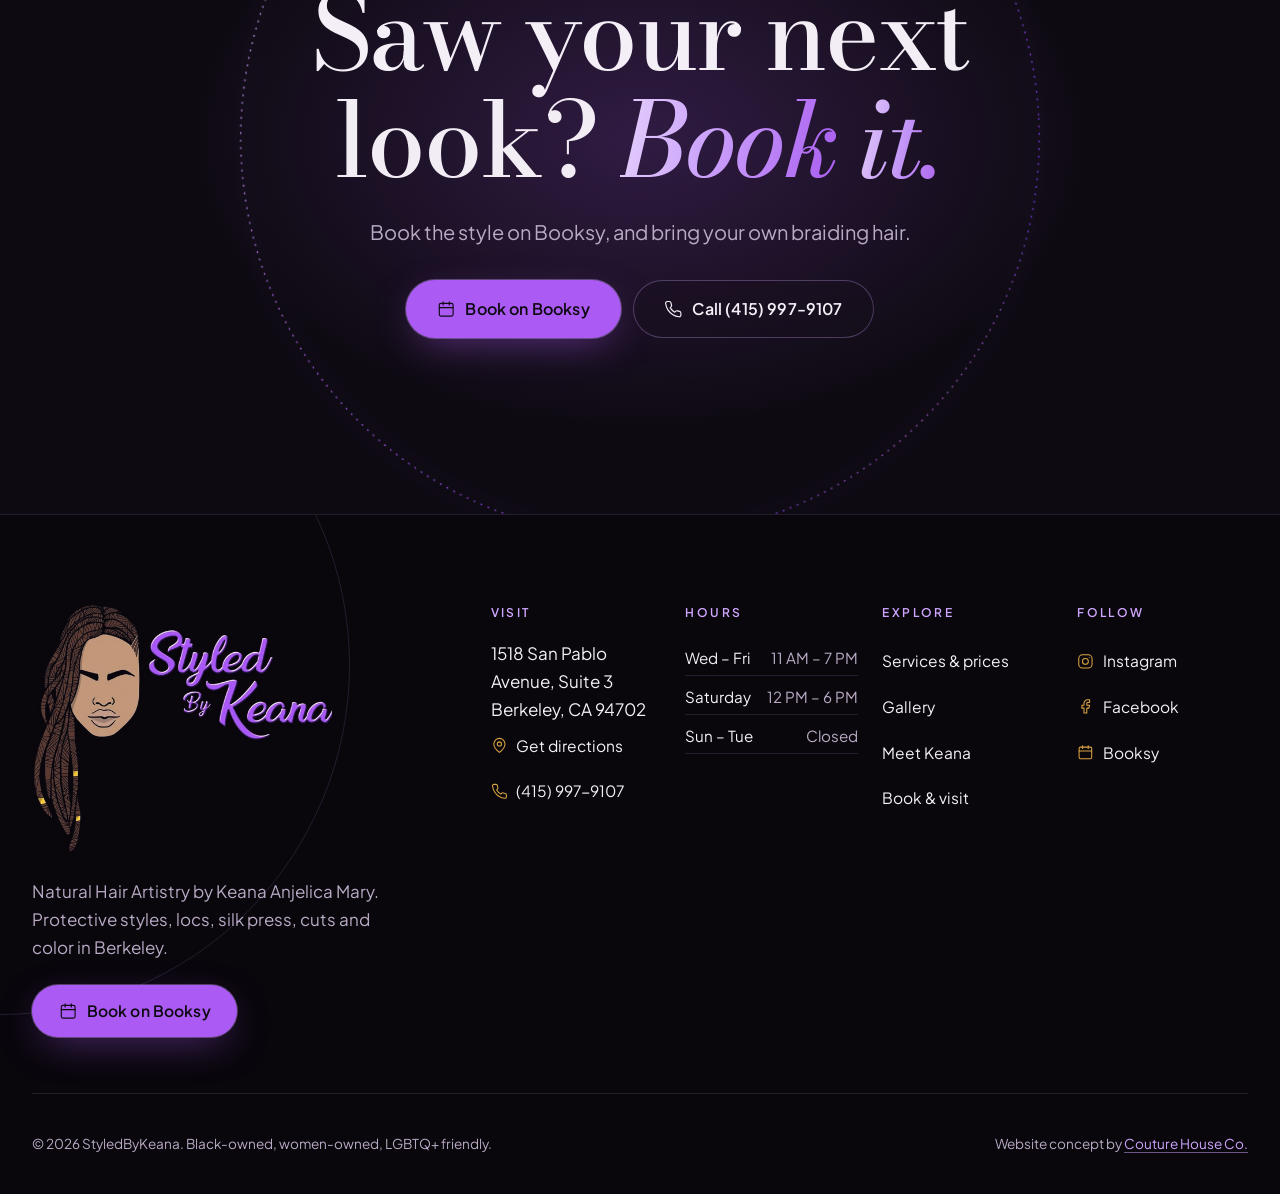
<file: gallery.html>
<!doctype html>
<html lang="en">
<head>
<meta charset="utf-8">
<meta name="viewport" content="width=device-width, initial-scale=1, viewport-fit=cover">
<title>Knotless, Fulani &amp; Loc Gallery, Berkeley | StyledByKeana</title>
<meta name="description" content="Real work by Keana in Berkeley: knotless and boho braids, Fulani and feed-ins, silk press and color, locs, twists and men's braids, framed in her ring light.">
<link rel="canonical" href="https://styledbykeana-website.netlify.app/gallery.html">
<meta name="theme-color" content="#0e0a12">
<meta name="color-scheme" content="dark">
<meta name="format-detection" content="telephone=no">
<meta property="og:type" content="website">
<meta property="og:site_name" content="StyledByKeana">
<meta property="og:title" content="Knotless, Fulani &amp; Loc Gallery, Berkeley | StyledByKeana">
<meta property="og:description" content="Real work by Keana in Berkeley: knotless and boho braids, Fulani and feed-ins, silk press and color, locs, twists and men's braids, framed in her ring light.">
<meta property="og:url" content="https://styledbykeana-website.netlify.app/gallery.html">
<meta property="og:image" content="https://styledbykeana-website.netlify.app/assets/img/og/gallery.jpg">
<meta property="og:image:secure_url" content="https://styledbykeana-website.netlify.app/assets/img/og/gallery.jpg">
<meta property="og:image:width" content="1200">
<meta property="og:image:height" content="630">
<meta property="og:image:type" content="image/jpeg">
<meta property="og:image:alt" content="StyledByKeana link preview: The work, in the halo. Knotless, Fulani, boho. Berkeley, CA. Shown with four client photos.">
<meta property="og:locale" content="en_US">
<meta name="twitter:card" content="summary_large_image">
<meta name="twitter:title" content="Knotless, Fulani &amp; Loc Gallery, Berkeley | StyledByKeana">
<meta name="twitter:description" content="Real work by Keana in Berkeley: knotless and boho braids, Fulani and feed-ins, silk press and color, locs, twists and men's braids, framed in her ring light.">
<meta name="twitter:image" content="https://styledbykeana-website.netlify.app/assets/img/og/gallery.jpg">
<meta name="twitter:image:alt" content="StyledByKeana link preview: The work, in the halo. Knotless, Fulani, boho. Berkeley, CA. Shown with four client photos.">
<link rel="icon" href="assets/img/favicon.svg" type="image/svg+xml">
<link rel="icon" href="assets/img/favicon-32.png" sizes="32x32" type="image/png">
<link rel="apple-touch-icon" href="assets/img/apple-touch-icon.png">
<link rel="manifest" href="site.webmanifest">
<link rel="preload" href="assets/fonts/bodoni-moda-latin-wght-normal.woff2" as="font" type="font/woff2" crossorigin>
<link rel="preload" href="assets/fonts/plus-jakarta-sans-latin-wght-normal.woff2" as="font" type="font/woff2" crossorigin>
<link rel="stylesheet" href="assets/css/site.css">
<script>document.documentElement.classList.add('js')</script>
<script src="assets/vendor/gsap.min.js" defer></script>
<script src="assets/vendor/ScrollTrigger.min.js" defer></script>
<script src="assets/vendor/SplitText.min.js" defer></script>
<script src="assets/vendor/DrawSVGPlugin.min.js" defer></script>
<script src="assets/vendor/lenis.min.js" defer></script>
<script src="assets/js/site.js" defer></script>
<script type="application/ld+json">{"@context":"https://schema.org","@type":"HairSalon","@id":"https://styledbykeana-website.netlify.app/#salon","name":"StyledByKeana","alternateName":"Styled By Keana","description":"Natural hair artistry by Keana Anjelica Mary in Berkeley, CA: protective styles, knotless and bohemian braids, Fulani, feed-ins, twists, invisible locs, locs, the Deluxe Dukes Press silk press, cuts, color, men's braids and kids' braids (Keke Loves the Kids, 12 and under).","url":"https://styledbykeana-website.netlify.app/","logo":"https://styledbykeana-website.netlify.app/assets/img/icon-512.png","image":["https://styledbykeana-website.netlify.app/assets/img/share.jpg","https://styledbykeana-website.netlify.app/assets/img/purple-knotless-braids.webp"],"telephone":"+1-415-997-9107","address":{"@type":"PostalAddress","streetAddress":"1518 San Pablo Avenue, Suite 3","addressLocality":"Berkeley","addressRegion":"CA","postalCode":"94702","addressCountry":"US"},"openingHoursSpecification":[{"@type":"OpeningHoursSpecification","dayOfWeek":["Wednesday","Thursday","Friday"],"opens":"11:00","closes":"19:00"},{"@type":"OpeningHoursSpecification","dayOfWeek":"Saturday","opens":"12:00","closes":"18:00"}],"priceRange":"$10-$600","currenciesAccepted":"USD","areaServed":[{"@type":"City","name":"Berkeley, CA"},{"@type":"Place","name":"San Francisco Bay Area"}],"sameAs":["https://www.instagram.com/styledbykeana/","https://www.facebook.com/StyledbyKeana-112199453529756/","https://booksy.com/en-us/240113_styledbykeana_hair-salon_119583_berkeley"],"founder":{"@type":"Person","name":"Keana Anjelica Mary","jobTitle":"Owner and stylist"},"employee":{"@type":"Person","name":"Keana Anjelica Mary","jobTitle":"Natural hair artist"},"amenityFeature":[{"@type":"LocationFeatureSpecification","name":"Parking","value":true},{"@type":"LocationFeatureSpecification","name":"Accessible","value":true},{"@type":"LocationFeatureSpecification","name":"Child-friendly","value":true},{"@type":"LocationFeatureSpecification","name":"Wi-Fi","value":true}],"potentialAction":{"@type":"ReserveAction","target":{"@type":"EntryPoint","urlTemplate":"https://booksy.com/en-us/240113_styledbykeana_hair-salon_119583_berkeley","actionPlatform":["https://schema.org/DesktopWebPlatform","https://schema.org/MobileWebPlatform"]},"result":{"@type":"Reservation","name":"StyledByKeana appointment"}}}</script>
<script type="application/ld+json">{"@context":"https://schema.org","@type":"BreadcrumbList","itemListElement":[{"@type":"ListItem","position":1,"name":"Home","item":"https://styledbykeana-website.netlify.app/"},{"@type":"ListItem","position":2,"name":"Gallery","item":"https://styledbykeana-website.netlify.app/gallery.html"}]}</script>
</head>
<body>
<svg class="sprite" aria-hidden="true" focusable="false" xmlns="http://www.w3.org/2000/svg"><defs><linearGradient id="g-ring" x1="0" y1="0" x2="1" y2="1"><stop offset="0" stop-color="#e3c7ff"/><stop offset=".45" stop-color="#ab5af3"/><stop offset=".8" stop-color="#7c3aed"/><stop offset="1" stop-color="#d9a441"/></linearGradient></defs><symbol id="i-cal" viewBox="0 0 24 24"><rect x="3" y="4.5" width="18" height="16.5" rx="2"/><path d="M16 2.5v4M8 2.5v4M3 10h18"/></symbol><symbol id="i-scissors" viewBox="0 0 24 24"><circle cx="6" cy="6" r="3"/><circle cx="6" cy="18" r="3"/><path d="M20 4 8.12 15.88M14.47 14.48 20 20M8.12 8.12 12 12"/></symbol><symbol id="i-phone" viewBox="0 0 24 24"><path d="M22 16.92v3a2 2 0 0 1-2.18 2 19.79 19.79 0 0 1-8.63-3.07 19.5 19.5 0 0 1-6-6 19.79 19.79 0 0 1-3.07-8.67A2 2 0 0 1 4.11 2h3a2 2 0 0 1 2 1.72c.13.96.36 1.9.7 2.81a2 2 0 0 1-.45 2.11L8.09 9.91a16 16 0 0 0 6 6l1.27-1.27a2 2 0 0 1 2.11-.45c.91.34 1.85.57 2.81.7A2 2 0 0 1 22 16.92z"/></symbol><symbol id="i-pin" viewBox="0 0 24 24"><path d="M20 10c0 6-8 12-8 12s-8-6-8-12a8 8 0 0 1 16 0Z"/><circle cx="12" cy="10" r="3"/></symbol><symbol id="i-clock" viewBox="0 0 24 24"><circle cx="12" cy="12" r="9.5"/><path d="M12 6.5V12l3.5 2"/></symbol><symbol id="i-arrow" viewBox="0 0 24 24"><path d="M5 12h14M13 6l6 6-6 6"/></symbol><symbol id="i-out" viewBox="0 0 24 24"><path d="M7 17 17 7M8 7h9v9"/></symbol><symbol id="i-ig" viewBox="0 0 24 24"><rect x="2.5" y="2.5" width="19" height="19" rx="5.5"/><circle cx="12" cy="12" r="4.2"/><path d="M17.5 6.5h.01"/></symbol><symbol id="i-fb" viewBox="0 0 24 24"><path d="M18 2.5h-3a5 5 0 0 0-5 5v3H7v4h3v7h4v-7h3l1-4h-4v-3a1 1 0 0 1 1-1h3z"/></symbol><symbol id="i-menu" viewBox="0 0 24 24"><path d="M3 8h18M3 16h18"/></symbol><symbol id="i-close" viewBox="0 0 24 24"><path d="M18 6 6 18M6 6l12 12"/></symbol><symbol id="i-star" viewBox="0 0 24 24"><path d="M12 2.5l2.94 5.96 6.56.95-4.75 4.63 1.12 6.54L12 17.49l-5.87 3.09 1.12-6.54L2.5 9.41l6.56-.95z"/></symbol><symbol id="i-search" viewBox="0 0 24 24"><circle cx="11" cy="11" r="7.5"/><path d="m21 21-4.35-4.35"/></symbol><symbol id="i-check" viewBox="0 0 24 24"><path d="M20 6 9 17l-5-5"/></symbol><symbol id="i-info" viewBox="0 0 24 24"><circle cx="12" cy="12" r="9.5"/><path d="M12 16v-4.5M12 8h.01"/></symbol><symbol id="i-left" viewBox="0 0 24 24"><path d="m15 18-6-6 6-6"/></symbol><symbol id="i-right" viewBox="0 0 24 24"><path d="m9 18 6-6-6-6"/></symbol><symbol id="i-parking" viewBox="0 0 24 24"><rect x="3" y="3" width="18" height="18" rx="3"/><path d="M9.5 17V7h3.5a3 3 0 0 1 0 6H9.5"/></symbol><symbol id="i-access" viewBox="0 0 24 24"><circle cx="16" cy="4" r="1"/><path d="m18 19 1-7-6 1M5 8l3-3 5.5 3-2.36 3.5M4.24 14.5a5 5 0 0 0 6.88 6M13.76 17.5a5 5 0 0 0-6.88-6"/></symbol><symbol id="i-child" viewBox="0 0 24 24"><path d="M9 12h.01M15 12h.01M10 16c.5.3 1.2.5 2 .5s1.5-.2 2-.5"/><path d="M19 6.3a9 9 0 0 1 1.8 3.9 2 2 0 0 1 0 3.6 9 9 0 0 1-17.6 0 2 2 0 0 1 0-3.6A9 9 0 0 1 12 3c2 0 3.5 1.1 3.5 2.5s-.9 2.5-2 2.5c-.8 0-1.5-.4-1.5-1"/></symbol><symbol id="i-wifi" viewBox="0 0 24 24"><path d="M5 12.5a10 10 0 0 1 14 0M8.5 16a5 5 0 0 1 7 0M2 8.82a15 15 0 0 1 20 0M12 19.5h.01"/></symbol><symbol id="i-heart" viewBox="0 0 24 24"><path d="M19 14c1.49-1.46 3-3.21 3-5.5A5.5 5.5 0 0 0 16.5 3c-1.76 0-3 .5-4.5 2-1.5-1.5-2.74-2-4.5-2A5.5 5.5 0 0 0 2 8.5c0 2.3 1.5 4.05 3 5.5l7 7Z"/></symbol><symbol id="i-crown" viewBox="0 0 24 24"><path d="M3 7.5 7.5 11 12 4.5l4.5 6.5L21 7.5 19 18H5z"/><path d="M5 21h14"/></symbol><symbol id="i-strand" viewBox="0 0 24 24"><path d="M8 2.5c4 3-4 6.5 0 9.5s-4 6.5 0 9.5M15 2.5c4 3-4 6.5 0 9.5s-4 6.5 0 9.5"/></symbol><symbol id="i-plus" viewBox="0 0 24 24"><path d="M12 5v14M5 12h14"/></symbol><symbol id="i-book" viewBox="0 0 24 24"><path d="M2 4h6a4 4 0 0 1 4 4v13a3 3 0 0 0-3-3H2zM22 4h-6a4 4 0 0 0-4 4v13a3 3 0 0 1 3-3h7z"/></symbol><symbol id="i-shield" viewBox="0 0 24 24"><path d="M12 22s8-4 8-10V5l-8-3-8 3v7c0 6 8 10 8 10z"/><path d="m9 12 2 2 4-4"/></symbol><symbol id="i-users" viewBox="0 0 24 24"><path d="M16 21v-2a4 4 0 0 0-4-4H6a4 4 0 0 0-4 4v2"/><circle cx="9" cy="7" r="4"/><path d="M22 21v-2a4 4 0 0 0-3-3.87M16 3.13a4 4 0 0 1 0 7.75"/></symbol><symbol id="i-ring" viewBox="0 0 24 24"><circle cx="12" cy="12" r="9"/><circle cx="12" cy="12" r="5.5"/></symbol></svg>
<a class="skip-link" href="#main">Skip to content</a>
<header class="site-header" data-header>
  <div class="wrap header-in">
    <a class="brand" href="index.html" aria-label="StyledByKeana, home">
      <img src="assets/img/logo-styledbykeana-wordmark-320.webp" srcset="assets/img/logo-styledbykeana-wordmark-320.webp 320w, assets/img/logo-styledbykeana-wordmark.webp 640w" sizes="96px" width="320" height="196" alt="StyledByKeana" decoding="async">
    </a>
    <nav class="nav" aria-label="Main">
      <ul><li><a href="services.html">Services</a></li><li><a href="gallery.html" aria-current="page">Gallery</a></li><li><a href="about.html">About</a></li><li><a href="book.html">Book &amp; Visit</a></li></ul>
    </nav>
    <a class="btn btn-primary btn-sm header-cta" href="https://booksy.com/en-us/240113_styledbykeana_hair-salon_119583_berkeley" rel="noopener">Book on Booksy</a>
    <button class="menu-toggle" type="button" aria-expanded="false" aria-controls="menu-panel" data-menu-toggle>
      <span class="menu-toggle-label">Menu</span><svg class="ic ic-open" aria-hidden="true" focusable="false"><use href="#i-menu"/></svg><svg class="ic ic-close" aria-hidden="true" focusable="false"><use href="#i-close"/></svg>
    </button>
  </div>
</header>
<div class="menu-panel" id="menu-panel" data-menu hidden>
  <div class="menu-panel-ring" aria-hidden="true"></div>
  <nav class="wrap menu-panel-in" aria-label="Menu">
    <ul class="menu-links"><li><a href="index.html"><span>Home</span><svg class="ic" aria-hidden="true" focusable="false"><use href="#i-arrow"/></svg></a></li><li><a href="services.html"><span>Services</span><svg class="ic" aria-hidden="true" focusable="false"><use href="#i-arrow"/></svg></a></li><li><a href="gallery.html" aria-current="page"><span>Gallery</span><svg class="ic" aria-hidden="true" focusable="false"><use href="#i-arrow"/></svg></a></li><li><a href="about.html"><span>About</span><svg class="ic" aria-hidden="true" focusable="false"><use href="#i-arrow"/></svg></a></li><li><a href="book.html"><span>Book &amp; Visit</span><svg class="ic" aria-hidden="true" focusable="false"><use href="#i-arrow"/></svg></a></li></ul>
    <div class="menu-panel-foot">
      <a class="btn btn-primary" href="https://booksy.com/en-us/240113_styledbykeana_hair-salon_119583_berkeley" rel="noopener"><svg class="ic" aria-hidden="true" focusable="false"><use href="#i-cal"/></svg>Book on Booksy</a>
      <a class="menu-meta" href="tel:+14159979107"><svg class="ic" aria-hidden="true" focusable="false"><use href="#i-phone"/></svg>(415) 997-9107</a>
      <a class="menu-meta" href="https://www.google.com/maps/search/?api=1&query=1518+San+Pablo+Avenue+Suite+3%2C+Berkeley%2C+CA+94702" rel="noopener"><svg class="ic" aria-hidden="true" focusable="false"><use href="#i-pin"/></svg>1518 San Pablo Ave, Suite 3, Berkeley</a>
    </div>
  </nav>
</div>
<main id="main">
<section class="page-hero page-hero--center" aria-labelledby="page-title">
  <div class="page-hero-ring" aria-hidden="true"></div>
  <div class="wrap">
    <nav class="crumbs" aria-label="Breadcrumb"><ol><li><a href="index.html">Home</a></li><li aria-current="page">Gallery</li></ol></nav>
    <p class="eyebrow"><svg class="ic" aria-hidden="true" focusable="false"><use href="#i-ring"/></svg>Portfolio</p>
    <h1 class="page-title" id="page-title" data-split>The work, <em>in the halo.</em></h1>
    <p class="lede">Real clients, real hair, photographed by Keana through her ring light. Tap any photo to see it larger.</p>
  </div>
</section>

<section class="gallery-sec" aria-label="Photo gallery">
  <div class="wrap">
    <div class="g-filters">
      <p class="sr-only" id="filter-label">Filter photos by style</p>
      <ul class="chips chips--wrap" role="group" aria-labelledby="filter-label"><li><button class="chip" type="button" aria-pressed="true" data-filter="all">All</button></li><li><button class="chip" type="button" aria-pressed="false" data-filter="knotless">Knotless &amp; Boho</button></li><li><button class="chip" type="button" aria-pressed="false" data-filter="fulani">Fulani &amp; Feed-ins</button></li><li><button class="chip" type="button" aria-pressed="false" data-filter="silk">Silk Press &amp; Color</button></li><li><button class="chip" type="button" aria-pressed="false" data-filter="locs">Locs &amp; Twists</button></li><li><button class="chip" type="button" aria-pressed="false" data-filter="mens">Men&#8217;s</button></li></ul>
      <p class="g-count" aria-live="polite" data-g-count>26 photos</p>
    </div>
    <ul class="g-grid" data-gallery>
<li class="g-item" data-cat="knotless">
  <button class="g-btn" type="button" data-lightbox="0" data-full="assets/img/purple-knotless-braids.webp" data-w="1600" data-caption="Purple knotless" data-cat-name="Knotless &amp; Boho">
    <span class="g-media" data-aperture><img src="assets/img/purple-knotless-braids-800.webp" srcset="assets/img/purple-knotless-braids-800.webp 800w, assets/img/purple-knotless-braids.webp 1600w" sizes="(min-width: 1200px) 290px, (min-width: 720px) 31vw, 46vw" width="1600" height="1600" alt="Long knotless box braids mixing black, royal blue and magenta, seen from behind with the ring light glowing in the mirror" decoding="async"></span>
    <span class="g-label"><span class="g-cat">Knotless &amp; Boho</span><span class="g-name">Purple knotless</span></span>
    <span class="sr-only">Open larger photo</span>
  </button>
</li><li class="g-item" data-cat="fulani">
  <button class="g-btn" type="button" data-lightbox="1" data-full="assets/img/fulani-braids-gold-cuffs.webp" data-w="1080" data-caption="Fulani braids" data-cat-name="Fulani &amp; Feed-ins">
    <span class="g-media" data-aperture><img src="assets/img/fulani-braids-gold-cuffs-800.webp" srcset="assets/img/fulani-braids-gold-cuffs-800.webp 800w, assets/img/fulani-braids-gold-cuffs.webp 1080w" sizes="(min-width: 1200px) 290px, (min-width: 720px) 31vw, 46vw" width="1080" height="1080" alt="Fulani braids with curved cornrows at the hairline, finished with gold rings and a gold leaf charm at the center part" decoding="async"></span>
    <span class="g-label"><span class="g-cat">Fulani &amp; Feed-ins</span><span class="g-name">Fulani braids</span></span>
    <span class="sr-only">Open larger photo</span>
  </button>
</li><li class="g-item" data-cat="knotless">
  <button class="g-btn" type="button" data-lightbox="2" data-full="assets/img/honey-boho-braids-back.webp" data-w="1600" data-caption="Bohemian knotless" data-cat-name="Knotless &amp; Boho">
    <span class="g-media" data-aperture><img src="assets/img/honey-boho-braids-back-800.webp" srcset="assets/img/honey-boho-braids-back-800.webp 800w, assets/img/honey-boho-braids-back.webp 1600w" sizes="(min-width: 1200px) 290px, (min-width: 720px) 31vw, 46vw" width="1600" height="1600" alt="Waist-length bohemian knotless braids in dark brown with honey-blonde curls and neat square parts, seen from behind inside the ring light" decoding="async"></span>
    <span class="g-label"><span class="g-cat">Knotless &amp; Boho</span><span class="g-name">Bohemian knotless</span></span>
    <span class="sr-only">Open larger photo</span>
  </button>
</li><li class="g-item" data-cat="silk">
  <button class="g-btn" type="button" data-lightbox="3" data-full="assets/img/silk-press-long-honey.webp" data-w="1600" data-caption="Deluxe Dukes Press" data-cat-name="Silk Press &amp; Color">
    <span class="g-media" data-aperture><img src="assets/img/silk-press-long-honey-800.webp" srcset="assets/img/silk-press-long-honey-800.webp 800w, assets/img/silk-press-long-honey.webp 1600w" sizes="(min-width: 1200px) 290px, (min-width: 720px) 31vw, 46vw" width="1600" height="1600" alt="Long honey-brown silk press, straight and swinging past the shoulders" decoding="async"></span>
    <span class="g-label"><span class="g-cat">Silk Press &amp; Color</span><span class="g-name">Deluxe Dukes Press</span></span>
    <span class="sr-only">Open larger photo</span>
  </button>
</li><li class="g-item" data-cat="locs">
  <button class="g-btn" type="button" data-lightbox="4" data-full="assets/img/long-locs-retwist.webp" data-w="1600" data-caption="Loc retwist" data-cat-name="Locs &amp; Twists">
    <span class="g-media" data-aperture><img src="assets/img/long-locs-retwist-800.webp" srcset="assets/img/long-locs-retwist-800.webp 800w, assets/img/long-locs-retwist.webp 1600w" sizes="(min-width: 1200px) 290px, (min-width: 720px) 31vw, 46vw" width="1600" height="1600" alt="Freshly retwisted long locs with neat parts and sun-kissed brown ends, the ring light glowing in the mirror behind" loading="lazy" decoding="async"></span>
    <span class="g-label"><span class="g-cat">Locs &amp; Twists</span><span class="g-name">Loc retwist</span></span>
    <span class="sr-only">Open larger photo</span>
  </button>
</li><li class="g-item" data-cat="mens">
  <button class="g-btn" type="button" data-lightbox="5" data-full="assets/img/mens-zigzag-cornrows.webp" data-w="1440" data-caption="Men&amp;#8217;s zigzag cornrows" data-cat-name="Men&#8217;s">
    <span class="g-media" data-aperture><img src="assets/img/mens-zigzag-cornrows-800.webp" srcset="assets/img/mens-zigzag-cornrows-800.webp 800w, assets/img/mens-zigzag-cornrows.webp 1440w" sizes="(min-width: 1200px) 290px, (min-width: 720px) 31vw, 46vw" width="1440" height="1440" alt="Men&#x27;s zigzag cornrows with sharp, clean parts, photographed from above" loading="lazy" decoding="async"></span>
    <span class="g-label"><span class="g-cat">Men&#8217;s</span><span class="g-name">Men&#8217;s zigzag cornrows</span></span>
    <span class="sr-only">Open larger photo</span>
  </button>
</li><li class="g-item" data-cat="knotless">
  <button class="g-btn" type="button" data-lightbox="6" data-full="assets/img/burgundy-boho-knotless.webp" data-w="1600" data-caption="Burgundy boho knotless" data-cat-name="Knotless &amp; Boho">
    <span class="g-media" data-aperture><img src="assets/img/burgundy-boho-knotless-800.webp" srcset="assets/img/burgundy-boho-knotless-800.webp 800w, assets/img/burgundy-boho-knotless.webp 1600w" sizes="(min-width: 1200px) 290px, (min-width: 720px) 31vw, 46vw" width="1600" height="1600" alt="Boho knotless braids in black and burgundy with curly strands and triangle parts, lifted to show the pattern inside the ring light" loading="lazy" decoding="async"></span>
    <span class="g-label"><span class="g-cat">Knotless &amp; Boho</span><span class="g-name">Burgundy boho knotless</span></span>
    <span class="sr-only">Open larger photo</span>
  </button>
</li><li class="g-item" data-cat="fulani">
  <button class="g-btn" type="button" data-lightbox="7" data-full="assets/img/heart-cornrows.webp" data-w="1600" data-caption="Heart cornrows" data-cat-name="Fulani &amp; Feed-ins">
    <span class="g-media" data-aperture><img src="assets/img/heart-cornrows-800.webp" srcset="assets/img/heart-cornrows-800.webp 800w, assets/img/heart-cornrows.webp 1600w" sizes="(min-width: 1200px) 290px, (min-width: 720px) 31vw, 46vw" width="1600" height="1600" alt="Heart-shaped cornrow design on the back of the head, framed inside the ring light" loading="lazy" decoding="async"></span>
    <span class="g-label"><span class="g-cat">Fulani &amp; Feed-ins</span><span class="g-name">Heart cornrows</span></span>
    <span class="sr-only">Open larger photo</span>
  </button>
</li><li class="g-item" data-cat="silk">
  <button class="g-btn" type="button" data-lightbox="8" data-full="assets/img/curly-highlights-cut.webp" data-w="1600" data-caption="Highlights &amp;amp; shape" data-cat-name="Silk Press &amp; Color">
    <span class="g-media" data-aperture><img src="assets/img/curly-highlights-cut-800.webp" srcset="assets/img/curly-highlights-cut-800.webp 800w, assets/img/curly-highlights-cut.webp 1600w" sizes="(min-width: 1200px) 290px, (min-width: 720px) 31vw, 46vw" width="1600" height="1600" alt="Shaped natural curls with golden-blonde highlights through the ringlets" loading="lazy" decoding="async"></span>
    <span class="g-label"><span class="g-cat">Silk Press &amp; Color</span><span class="g-name">Highlights &amp; shape</span></span>
    <span class="sr-only">Open larger photo</span>
  </button>
</li><li class="g-item" data-cat="locs">
  <button class="g-btn" type="button" data-lightbox="9" data-full="assets/img/senegalese-twists.webp" data-w="1600" data-caption="Senegalese twists" data-cat-name="Locs &amp; Twists">
    <span class="g-media" data-aperture><img src="assets/img/senegalese-twists-800.webp" srcset="assets/img/senegalese-twists-800.webp 800w, assets/img/senegalese-twists.webp 1600w" sizes="(min-width: 1200px) 290px, (min-width: 720px) 31vw, 46vw" width="1600" height="1600" alt="Long, fine Senegalese twists with neat parts, seen from behind with the ring light reflected in the mirror" loading="lazy" decoding="async"></span>
    <span class="g-label"><span class="g-cat">Locs &amp; Twists</span><span class="g-name">Senegalese twists</span></span>
    <span class="sr-only">Open larger photo</span>
  </button>
</li><li class="g-item" data-cat="knotless">
  <button class="g-btn" type="button" data-lightbox="10" data-full="assets/img/blonde-box-braids.webp" data-w="1600" data-caption="Honey-blonde knotless" data-cat-name="Knotless &amp; Boho">
    <span class="g-media" data-aperture><img src="assets/img/blonde-box-braids-800.webp" srcset="assets/img/blonde-box-braids-800.webp 800w, assets/img/blonde-box-braids.webp 1600w" sizes="(min-width: 1200px) 290px, (min-width: 720px) 31vw, 46vw" width="1600" height="1600" alt="Long honey-blonde knotless braids falling past the shoulders, seen from behind in a pink salon chair through the ring light" loading="lazy" decoding="async"></span>
    <span class="g-label"><span class="g-cat">Knotless &amp; Boho</span><span class="g-name">Honey-blonde knotless</span></span>
    <span class="sr-only">Open larger photo</span>
  </button>
</li><li class="g-item" data-cat="fulani">
  <button class="g-btn" type="button" data-lightbox="11" data-full="assets/img/platinum-feed-in-braids.webp" data-w="1170" data-caption="Platinum feed-ins" data-cat-name="Fulani &amp; Feed-ins">
    <span class="g-media" data-aperture><img src="assets/img/platinum-feed-in-braids-800.webp" srcset="assets/img/platinum-feed-in-braids-800.webp 800w, assets/img/platinum-feed-in-braids.webp 1170w" sizes="(min-width: 1200px) 290px, (min-width: 720px) 31vw, 46vw" width="1170" height="1170" alt="Four platinum-grey feed-in braids wrapped into a low bun, seen from behind through the ring light" loading="lazy" decoding="async"></span>
    <span class="g-label"><span class="g-cat">Fulani &amp; Feed-ins</span><span class="g-name">Platinum feed-ins</span></span>
    <span class="sr-only">Open larger photo</span>
  </button>
</li><li class="g-item" data-cat="mens">
  <button class="g-btn" type="button" data-lightbox="12" data-full="assets/img/star-pattern-cornrows.webp" data-w="1600" data-caption="Star-pattern cornrows" data-cat-name="Men&#8217;s">
    <span class="g-media" data-aperture><img src="assets/img/star-pattern-cornrows-800.webp" srcset="assets/img/star-pattern-cornrows-800.webp 800w, assets/img/star-pattern-cornrows.webp 1600w" sizes="(min-width: 1200px) 290px, (min-width: 720px) 31vw, 46vw" width="1600" height="1600" alt="Men&#x27;s star-pattern cornrow design radiating from the crown, seen through the ring light" loading="lazy" decoding="async"></span>
    <span class="g-label"><span class="g-cat">Men&#8217;s</span><span class="g-name">Star-pattern cornrows</span></span>
    <span class="sr-only">Open larger photo</span>
  </button>
</li><li class="g-item" data-cat="silk">
  <button class="g-btn" type="button" data-lightbox="13" data-full="assets/img/silk-press-jet-black.webp" data-w="1600" data-caption="Jet-black silk press" data-cat-name="Silk Press &amp; Color">
    <span class="g-media" data-aperture><img src="assets/img/silk-press-jet-black-800.webp" srcset="assets/img/silk-press-jet-black-800.webp 800w, assets/img/silk-press-jet-black.webp 1600w" sizes="(min-width: 1200px) 290px, (min-width: 720px) 31vw, 46vw" width="1600" height="1600" alt="Long, straight jet-black silk press with a glossy finish, seen from behind in the salon chair" loading="lazy" decoding="async"></span>
    <span class="g-label"><span class="g-cat">Silk Press &amp; Color</span><span class="g-name">Jet-black silk press</span></span>
    <span class="sr-only">Open larger photo</span>
  </button>
</li><li class="g-item" data-cat="knotless">
  <button class="g-btn" type="button" data-lightbox="14" data-full="assets/img/copper-boho-knotless.webp" data-w="843" data-caption="Copper boho knotless" data-cat-name="Knotless &amp; Boho">
    <span class="g-media" data-aperture><img src="assets/img/copper-boho-knotless-800.webp" srcset="assets/img/copper-boho-knotless-800.webp 800w, assets/img/copper-boho-knotless.webp 843w" sizes="(min-width: 1200px) 290px, (min-width: 720px) 31vw, 46vw" width="843" height="843" alt="Long copper bohemian knotless braids with loose curls, seen from behind through the ring light" loading="lazy" decoding="async"></span>
    <span class="g-label"><span class="g-cat">Knotless &amp; Boho</span><span class="g-name">Copper boho knotless</span></span>
    <span class="sr-only">Open larger photo</span>
  </button>
</li><li class="g-item" data-cat="fulani">
  <button class="g-btn" type="button" data-lightbox="15" data-full="assets/img/fulani-braids-profile.webp" data-w="1080" data-caption="Fulani with cuffs" data-cat-name="Fulani &amp; Feed-ins">
    <span class="g-media" data-aperture><img src="assets/img/fulani-braids-profile-800.webp" srcset="assets/img/fulani-braids-profile-800.webp 800w, assets/img/fulani-braids-profile.webp 1080w" sizes="(min-width: 1200px) 290px, (min-width: 720px) 31vw, 46vw" width="1080" height="1080" alt="Profile view of Fulani braids: curved cornrows sweeping back into long braids accented with gold cuffs, a leaf charm and colorful thread" loading="lazy" decoding="async"></span>
    <span class="g-label"><span class="g-cat">Fulani &amp; Feed-ins</span><span class="g-name">Fulani with cuffs</span></span>
    <span class="sr-only">Open larger photo</span>
  </button>
</li><li class="g-item" data-cat="locs">
  <button class="g-btn" type="button" data-lightbox="16" data-full="assets/img/medium-twists-back.webp" data-w="1600" data-caption="Medium twists" data-cat-name="Locs &amp; Twists">
    <span class="g-media" data-aperture><img src="assets/img/medium-twists-back-800.webp" srcset="assets/img/medium-twists-back-800.webp 800w, assets/img/medium-twists-back.webp 1600w" sizes="(min-width: 1200px) 290px, (min-width: 720px) 31vw, 46vw" width="1600" height="1600" alt="Medium rope twists with square parts, one section lifted to show the clean grid" loading="lazy" decoding="async"></span>
    <span class="g-label"><span class="g-cat">Locs &amp; Twists</span><span class="g-name">Medium twists</span></span>
    <span class="sr-only">Open larger photo</span>
  </button>
</li><li class="g-item" data-cat="mens">
  <button class="g-btn" type="button" data-lightbox="17" data-full="assets/img/two-strand-twist-mohawk.webp" data-w="843" data-caption="Two-strand twist mohawk" data-cat-name="Men&#8217;s">
    <span class="g-media" data-aperture><img src="assets/img/two-strand-twist-mohawk-800.webp" srcset="assets/img/two-strand-twist-mohawk-800.webp 800w, assets/img/two-strand-twist-mohawk.webp 843w" sizes="(min-width: 1200px) 290px, (min-width: 720px) 31vw, 46vw" width="843" height="843" alt="Men&#x27;s two-strand twist mohawk with honey-blonde tips and clean sides" loading="lazy" decoding="async"></span>
    <span class="g-label"><span class="g-cat">Men&#8217;s</span><span class="g-name">Two-strand twist mohawk</span></span>
    <span class="sr-only">Open larger photo</span>
  </button>
</li><li class="g-item" data-cat="fulani">
  <button class="g-btn" type="button" data-lightbox="18" data-full="assets/img/two-feed-in-braids-pink.webp" data-w="1440" data-caption="Two feed-ins" data-cat-name="Fulani &amp; Feed-ins">
    <span class="g-media" data-aperture><img src="assets/img/two-feed-in-braids-pink-800.webp" srcset="assets/img/two-feed-in-braids-pink-800.webp 800w, assets/img/two-feed-in-braids-pink.webp 1440w" sizes="(min-width: 1200px) 290px, (min-width: 720px) 31vw, 46vw" width="1440" height="1440" alt="Two feed-in braids in black and burgundy-pink with a sleek zigzag part, seen from above" loading="lazy" decoding="async"></span>
    <span class="g-label"><span class="g-cat">Fulani &amp; Feed-ins</span><span class="g-name">Two feed-ins</span></span>
    <span class="sr-only">Open larger photo</span>
  </button>
</li><li class="g-item" data-cat="knotless">
  <button class="g-btn" type="button" data-lightbox="19" data-full="assets/img/boho-knotless-honey-curls-model.webp" data-w="1600" data-caption="Boho knotless, shoulder length" data-cat-name="Knotless &amp; Boho">
    <span class="g-media" data-aperture><img src="assets/img/boho-knotless-honey-curls-model-800.webp" srcset="assets/img/boho-knotless-honey-curls-model-800.webp 800w, assets/img/boho-knotless-honey-curls-model.webp 1600w" sizes="(min-width: 1200px) 290px, (min-width: 720px) 31vw, 46vw" width="1600" height="1600" alt="Shoulder-length bohemian knotless braids with honey-blonde curly ends framing the face of a client in glasses" loading="lazy" decoding="async"></span>
    <span class="g-label"><span class="g-cat">Knotless &amp; Boho</span><span class="g-name">Boho knotless, shoulder length</span></span>
    <span class="sr-only">Open larger photo</span>
  </button>
</li><li class="g-item" data-cat="silk">
  <button class="g-btn" type="button" data-lightbox="20" data-full="assets/img/silk-press-bouncy-curls.webp" data-w="1600" data-caption="Bouncy curls" data-cat-name="Silk Press &amp; Color">
    <span class="g-media" data-aperture><img src="assets/img/silk-press-bouncy-curls-800.webp" srcset="assets/img/silk-press-bouncy-curls-800.webp 800w, assets/img/silk-press-bouncy-curls.webp 1600w" sizes="(min-width: 1200px) 290px, (min-width: 720px) 31vw, 46vw" width="1600" height="1600" alt="Shoulder-length brunette hair with honey highlights, finished with big bouncy curls" loading="lazy" decoding="async"></span>
    <span class="g-label"><span class="g-cat">Silk Press &amp; Color</span><span class="g-name">Bouncy curls</span></span>
    <span class="sr-only">Open larger photo</span>
  </button>
</li><li class="g-item" data-cat="fulani">
  <button class="g-btn" type="button" data-lightbox="21" data-full="assets/img/stitch-cornrows-ring-light.webp" data-w="1600" data-caption="Stitch cornrows" data-cat-name="Fulani &amp; Feed-ins">
    <span class="g-media" data-aperture><img src="assets/img/stitch-cornrows-ring-light-800.webp" srcset="assets/img/stitch-cornrows-ring-light-800.webp 800w, assets/img/stitch-cornrows-ring-light.webp 1600w" sizes="(min-width: 1200px) 290px, (min-width: 720px) 31vw, 46vw" width="1600" height="1600" alt="Curved stitch cornrows sweeping around the side of the head into small braids, photographed through the ring light" loading="lazy" decoding="async"></span>
    <span class="g-label"><span class="g-cat">Fulani &amp; Feed-ins</span><span class="g-name">Stitch cornrows</span></span>
    <span class="sr-only">Open larger photo</span>
  </button>
</li><li class="g-item" data-cat="locs">
  <button class="g-btn" type="button" data-lightbox="22" data-full="assets/img/boho-braids-happy-client.webp" data-w="720" data-caption="Twists with curled ends" data-cat-name="Locs &amp; Twists">
    <span class="g-media" data-aperture><img src="assets/img/boho-braids-happy-client.webp" srcset="assets/img/boho-braids-happy-client.webp 720w" sizes="(min-width: 1200px) 290px, (min-width: 720px) 31vw, 46vw" width="720" height="720" alt="Smiling client in glasses showing off shoulder-length twists with curled ends" loading="lazy" decoding="async"></span>
    <span class="g-label"><span class="g-cat">Locs &amp; Twists</span><span class="g-name">Twists with curled ends</span></span>
    <span class="sr-only">Open larger photo</span>
  </button>
</li><li class="g-item" data-cat="mens">
  <button class="g-btn" type="button" data-lightbox="23" data-full="assets/img/mens-long-braids.webp" data-w="843" data-caption="Men&amp;#8217;s loc ponytail" data-cat-name="Men&#8217;s">
    <span class="g-media" data-aperture><img src="assets/img/mens-long-braids-800.webp" srcset="assets/img/mens-long-braids-800.webp 800w, assets/img/mens-long-braids.webp 843w" sizes="(min-width: 1200px) 290px, (min-width: 720px) 31vw, 46vw" width="843" height="843" alt="Men&#x27;s long locs retwisted into sculpted sections and gathered into a low ponytail, seen through the ring light" loading="lazy" decoding="async"></span>
    <span class="g-label"><span class="g-cat">Men&#8217;s</span><span class="g-name">Men&#8217;s loc ponytail</span></span>
    <span class="sr-only">Open larger photo</span>
  </button>
</li><li class="g-item" data-cat="fulani">
  <button class="g-btn" type="button" data-lightbox="24" data-full="assets/img/jumbo-feed-in-braids.webp" data-w="855" data-caption="Jumbo feed-ins" data-cat-name="Fulani &amp; Feed-ins">
    <span class="g-media" data-aperture><img src="assets/img/jumbo-feed-in-braids-800.webp" srcset="assets/img/jumbo-feed-in-braids-800.webp 800w, assets/img/jumbo-feed-in-braids.webp 855w" sizes="(min-width: 1200px) 290px, (min-width: 720px) 31vw, 46vw" width="855" height="855" alt="Close-up of large feed-in braids with clean parts running straight back from the hairline" loading="lazy" decoding="async"></span>
    <span class="g-label"><span class="g-cat">Fulani &amp; Feed-ins</span><span class="g-name">Jumbo feed-ins</span></span>
    <span class="sr-only">Open larger photo</span>
  </button>
</li><li class="g-item" data-cat="fulani">
  <button class="g-btn" type="button" data-lightbox="25" data-full="assets/img/braided-ponytail-side.webp" data-w="1600" data-caption="Braided ponytail" data-cat-name="Fulani &amp; Feed-ins">
    <span class="g-media" data-aperture><img src="assets/img/braided-ponytail-side-800.webp" srcset="assets/img/braided-ponytail-side-800.webp 800w, assets/img/braided-ponytail-side.webp 1600w" sizes="(min-width: 1200px) 290px, (min-width: 720px) 31vw, 46vw" width="1600" height="1600" alt="Side view of large braids flowing into a curly braided ponytail with defined curled edges and gold hoop earrings" loading="lazy" decoding="async"></span>
    <span class="g-label"><span class="g-cat">Fulani &amp; Feed-ins</span><span class="g-name">Braided ponytail</span></span>
    <span class="sr-only">Open larger photo</span>
  </button>
</li>
    </ul>
    <p class="fine g-fine">More of Keana&#8217;s work lives on <a href="https://www.instagram.com/styledbykeana/" rel="noopener">Instagram @styledbykeana</a> and in her Booksy portfolio.</p>
  </div>
</section>

<dialog class="lightbox" data-lb aria-labelledby="lb-caption">
  <div class="lb-inner">
    <button class="lb-close" type="button" data-lb-close aria-label="Close photo"><svg class="ic" aria-hidden="true" focusable="false"><use href="#i-close"/></svg></button>
    <figure class="lb-figure">
      <div class="lb-img-wrap"><img class="lb-img" src="assets/img/purple-knotless-braids-800.webp" width="1600" height="1600" alt="" data-lb-img></div>
      <figcaption><span class="lb-cat" data-lb-cat></span><span class="lb-caption" id="lb-caption" data-lb-caption></span><span class="lb-alt" data-lb-alt></span></figcaption>
    </figure>
    <div class="lb-nav">
      <button class="lb-btn" type="button" data-lb-prev aria-label="Previous photo"><svg class="ic" aria-hidden="true" focusable="false"><use href="#i-left"/></svg></button>
      <span class="lb-count" data-lb-count></span>
      <button class="lb-btn" type="button" data-lb-next aria-label="Next photo"><svg class="ic" aria-hidden="true" focusable="false"><use href="#i-right"/></svg></button>
    </div>
  </div>
</dialog>

<section class="cta-band" aria-labelledby="cta-title">
  <div class="cta-orbit" aria-hidden="true" data-orbit-slow><svg viewBox="0 0 100 100"><circle cx="50" cy="50" r="48"/></svg></div>
  <div class="wrap cta-in">
    <p class="eyebrow"><svg class="ic" aria-hidden="true" focusable="false"><use href="#i-ring"/></svg>Your chair is waiting</p>
    <h2 class="display" id="cta-title" data-split>Saw your next look? <em>Book it.</em></h2>
    <p class="lede">Book the style on Booksy, and bring your own braiding hair.</p>
    <div class="cta-row cta-row--center">
      <a class="btn btn-primary btn-lg" href="https://booksy.com/en-us/240113_styledbykeana_hair-salon_119583_berkeley" rel="noopener"><svg class="ic" aria-hidden="true" focusable="false"><use href="#i-cal"/></svg>Book on Booksy</a>
      <a class="btn btn-ghost btn-lg" href="tel:+14159979107"><svg class="ic" aria-hidden="true" focusable="false"><use href="#i-phone"/></svg>Call (415) 997-9107</a>
    </div>
  </div>
</section>
</main>
<footer class="site-footer">
  <div class="footer-ring" aria-hidden="true"></div>
  <div class="wrap">
    <div class="footer-top">
      <div class="footer-brand">
        <img src="assets/img/logo-styledbykeana-520.webp" srcset="assets/img/logo-styledbykeana-520.webp 520w, assets/img/logo-styledbykeana.webp 1034w" sizes="(min-width: 960px) 300px, 240px" width="520" height="432" alt="StyledByKeana logo: an illustrated woman with long braids and gold cuffs beside the purple script name" loading="lazy" decoding="async">
        <p>Natural Hair Artistry by Keana Anjelica Mary. Protective styles, locs, silk press, cuts and color in Berkeley.</p>
        <a class="btn btn-primary" href="https://booksy.com/en-us/240113_styledbykeana_hair-salon_119583_berkeley" rel="noopener"><svg class="ic" aria-hidden="true" focusable="false"><use href="#i-cal"/></svg>Book on Booksy</a>
      </div>
      <div class="footer-cols">
        <div>
          <h2 class="footer-h">Visit</h2>
          <address><a href="https://www.google.com/maps/search/?api=1&query=1518+San+Pablo+Avenue+Suite+3%2C+Berkeley%2C+CA+94702" rel="noopener">1518 San Pablo Avenue, Suite 3<br>Berkeley, CA 94702</a></address>
          <ul class="footer-list">
            <li><a href="https://www.google.com/maps/search/?api=1&query=1518+San+Pablo+Avenue+Suite+3%2C+Berkeley%2C+CA+94702" rel="noopener"><svg class="ic" aria-hidden="true" focusable="false"><use href="#i-pin"/></svg>Get directions</a></li>
            <li><a href="tel:+14159979107"><svg class="ic" aria-hidden="true" focusable="false"><use href="#i-phone"/></svg>(415) 997-9107</a></li>
          </ul>
        </div>
        <div>
          <h2 class="footer-h">Hours</h2>
          <ul class="footer-list footer-hours">
            <li><span>Wed &#8211; Fri</span><span>11 AM &#8211; 7 PM</span></li>
            <li><span>Saturday</span><span>12 PM &#8211; 6 PM</span></li>
            <li><span>Sun &#8211; Tue</span><span>Closed</span></li>
          </ul>
        </div>
        <div>
          <h2 class="footer-h">Explore</h2>
          <ul class="footer-list">
            <li><a href="services.html">Services &amp; prices</a></li>
            <li><a href="gallery.html">Gallery</a></li>
            <li><a href="about.html">Meet Keana</a></li>
            <li><a href="book.html">Book &amp; visit</a></li>
          </ul>
        </div>
        <div>
          <h2 class="footer-h">Follow</h2>
          <ul class="footer-list">
            <li><a href="https://www.instagram.com/styledbykeana/" rel="noopener"><svg class="ic" aria-hidden="true" focusable="false"><use href="#i-ig"/></svg>Instagram</a></li>
            <li><a href="https://www.facebook.com/StyledbyKeana-112199453529756/" rel="noopener"><svg class="ic" aria-hidden="true" focusable="false"><use href="#i-fb"/></svg>Facebook</a></li>
            <li><a href="https://booksy.com/en-us/240113_styledbykeana_hair-salon_119583_berkeley" rel="noopener"><svg class="ic" aria-hidden="true" focusable="false"><use href="#i-cal"/></svg>Booksy</a></li>
          </ul>
        </div>
      </div>
    </div>
    <div class="footer-base">
      <p>&#169; 2026 StyledByKeana. Black-owned, women-owned, LGBTQ+ friendly.</p>
      <p class="credit">Website concept by <a href="https://www.couturehouse.co" rel="noopener">Couture House Co.</a></p>
    </div>
  </div>
</footer>
<nav class="action-bar" aria-label="Quick actions">
  <a class="ab-primary" href="https://booksy.com/en-us/240113_styledbykeana_hair-salon_119583_berkeley" rel="noopener"><svg class="ic" aria-hidden="true" focusable="false"><use href="#i-cal"/></svg><span>Book</span></a>
  <a href="services.html"><svg class="ic" aria-hidden="true" focusable="false"><use href="#i-scissors"/></svg><span>Services</span></a>
  <a href="tel:+14159979107"><svg class="ic" aria-hidden="true" focusable="false"><use href="#i-phone"/></svg><span>Call</span></a>
</nav>
</body>
</html>
</file>
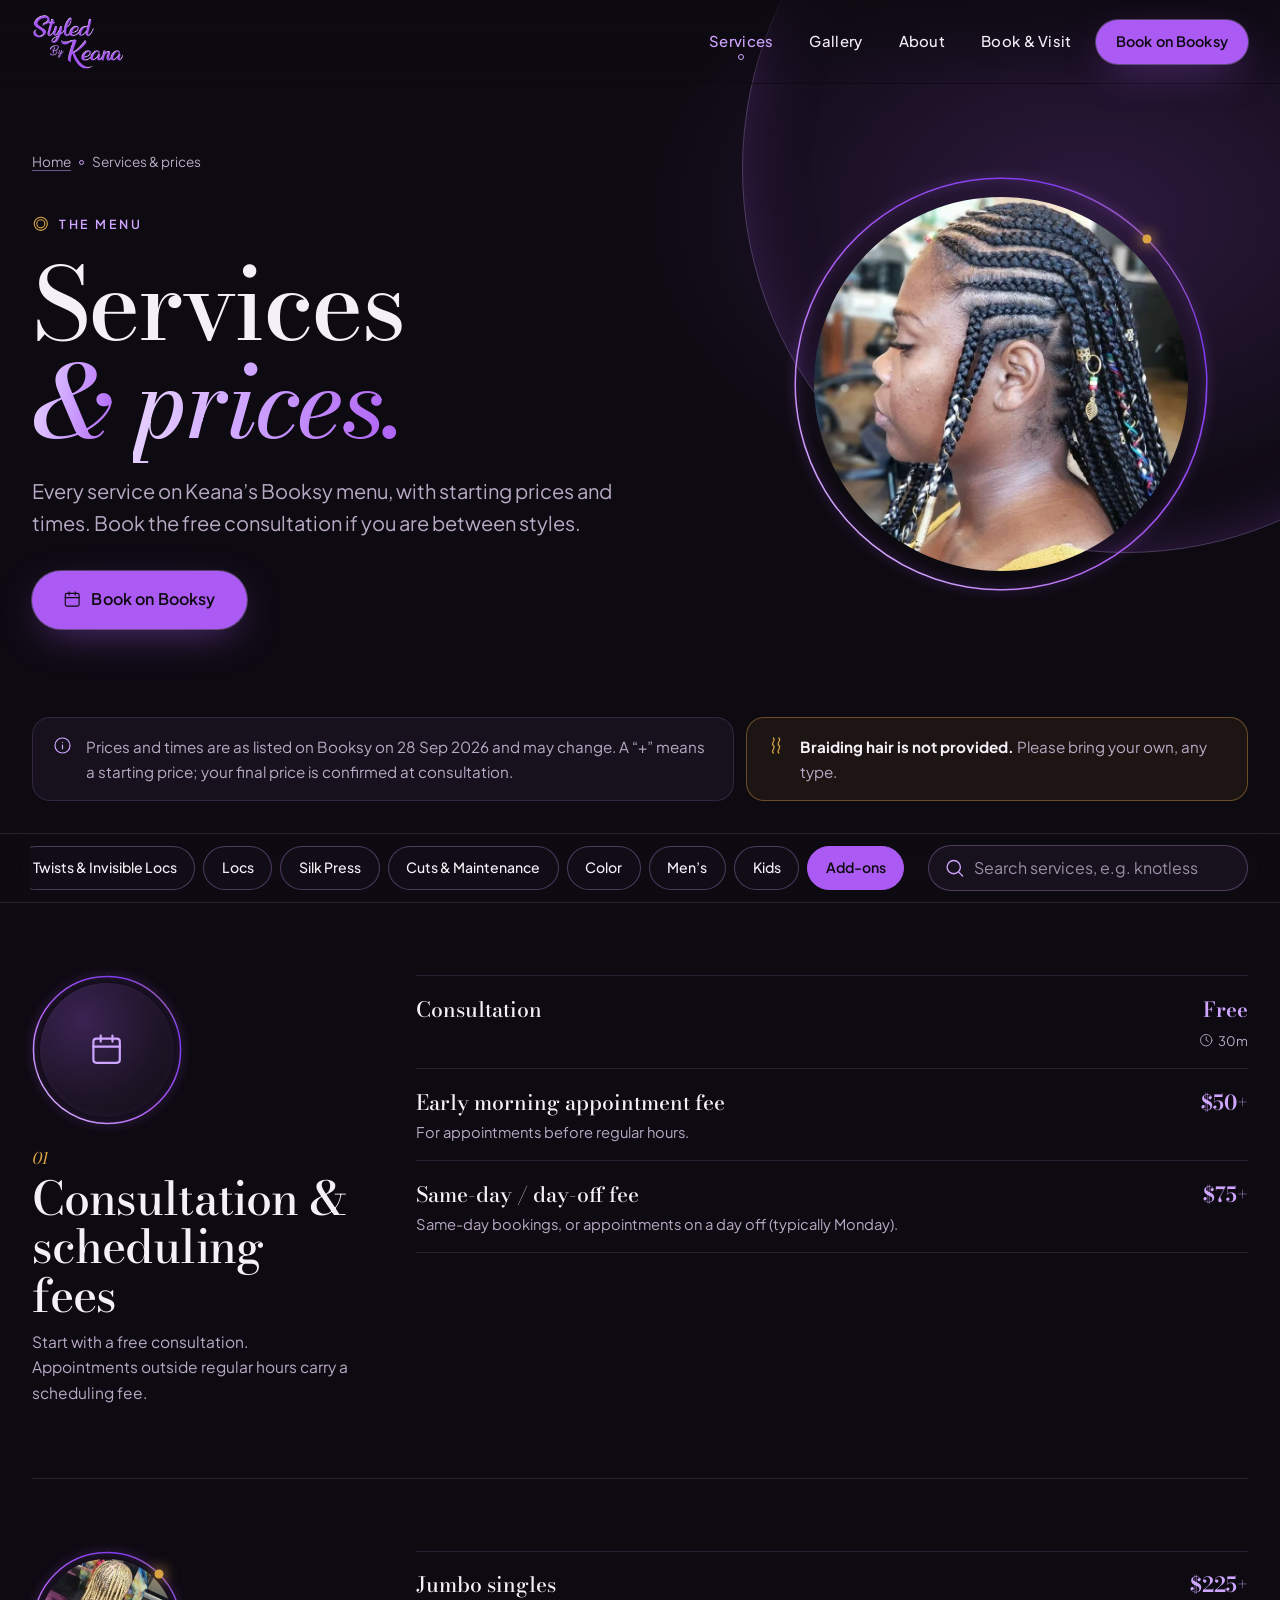
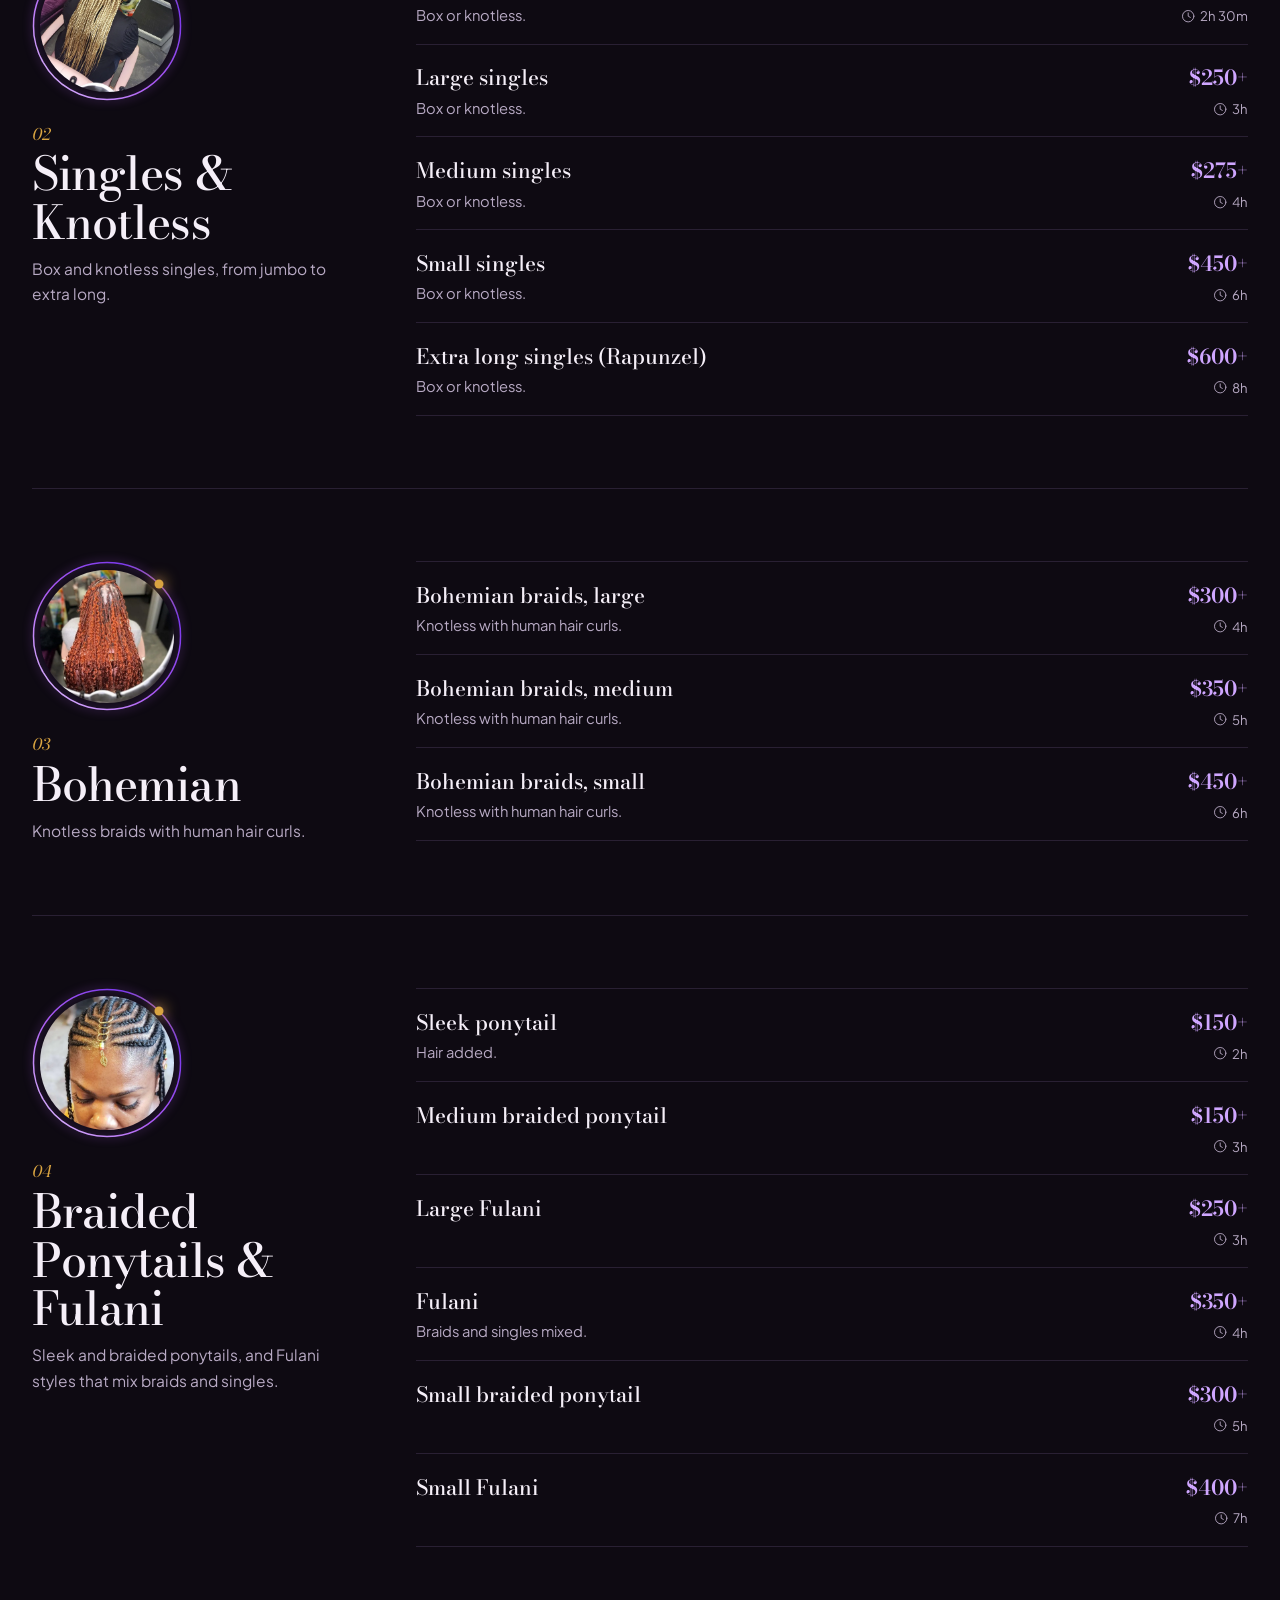
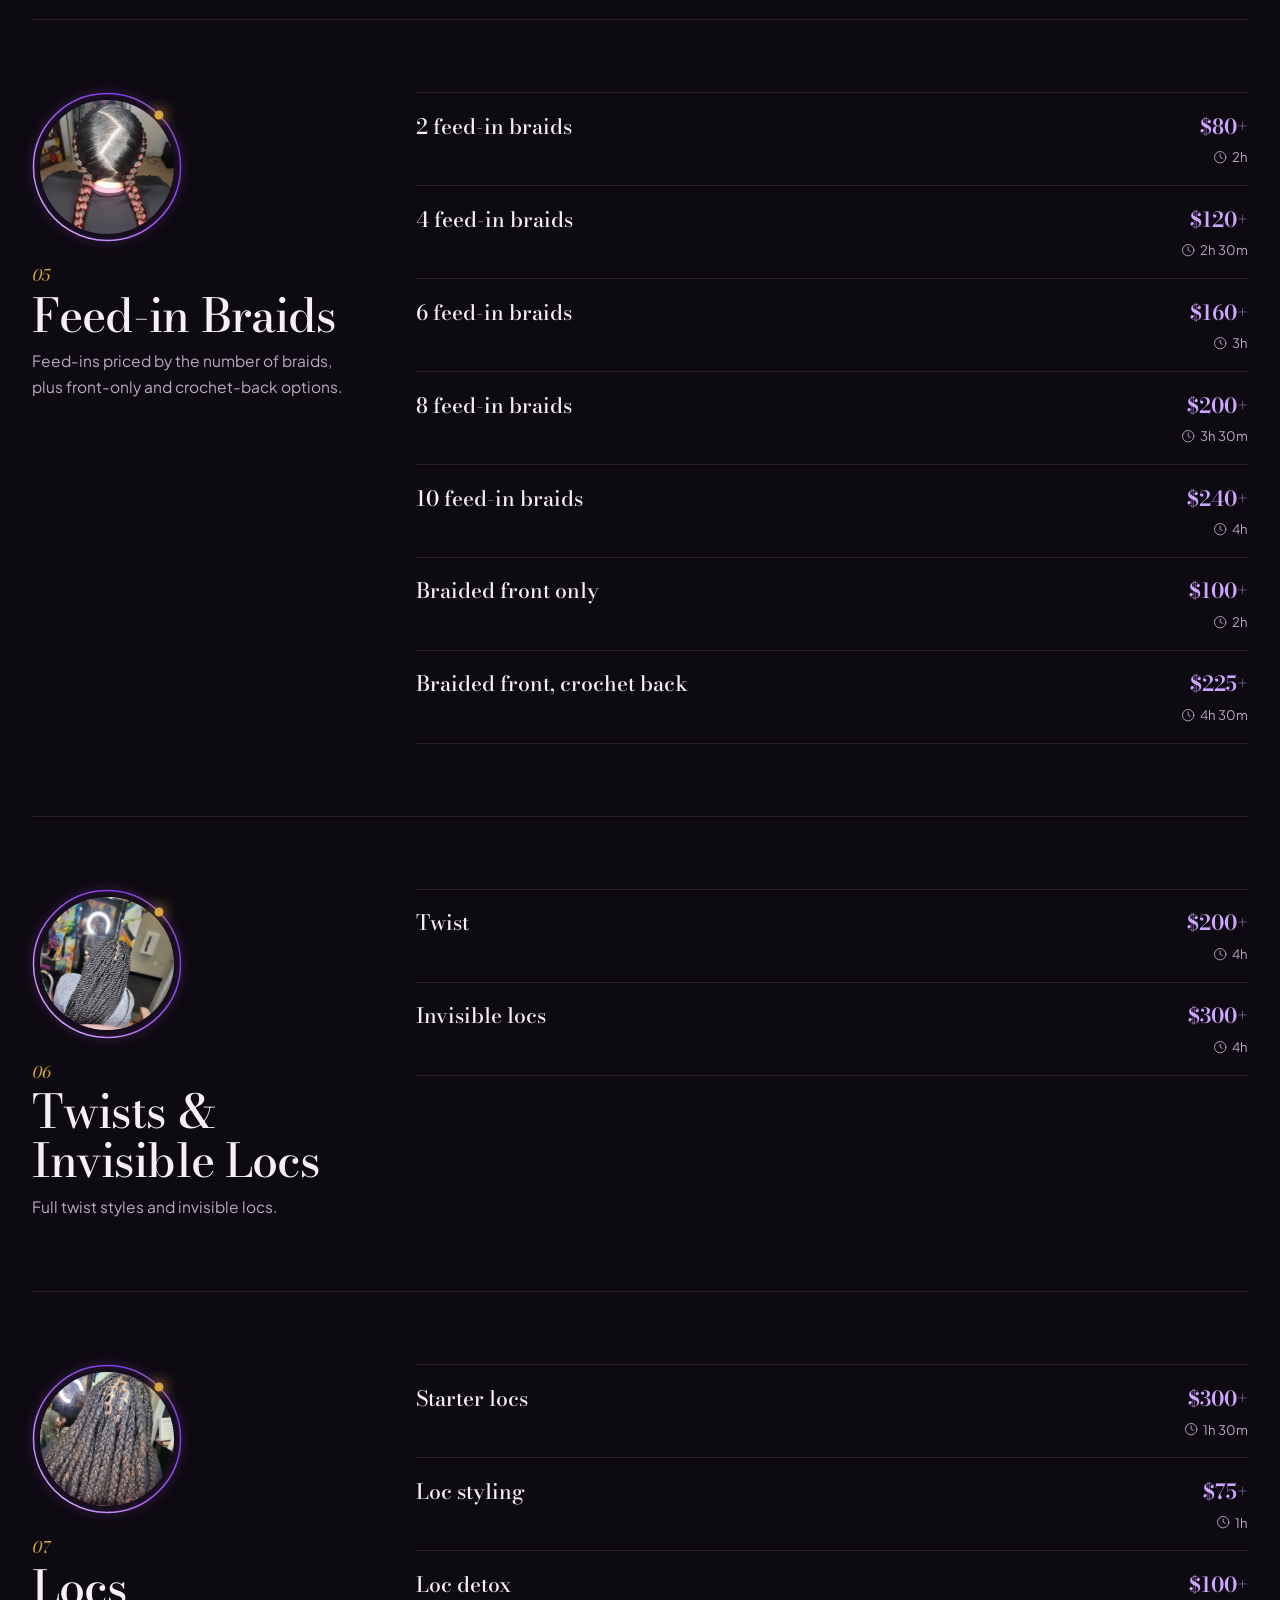
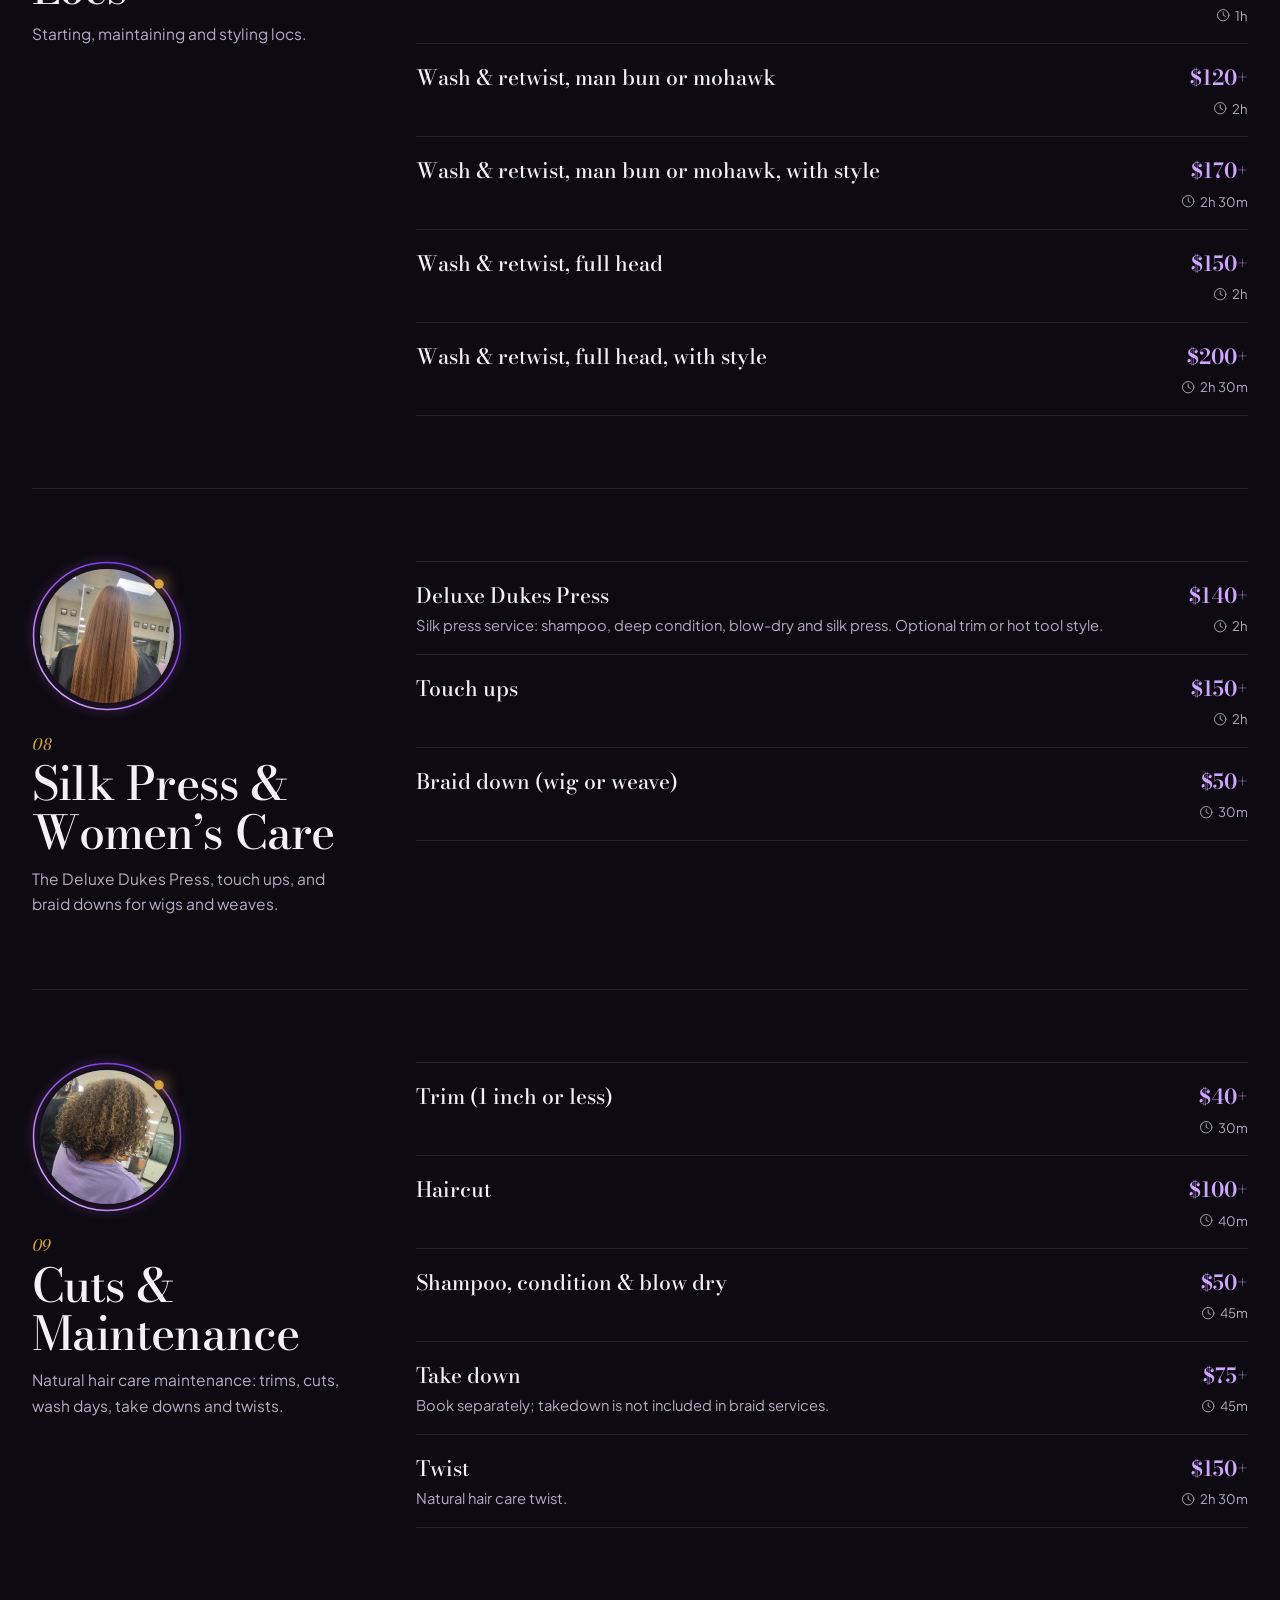
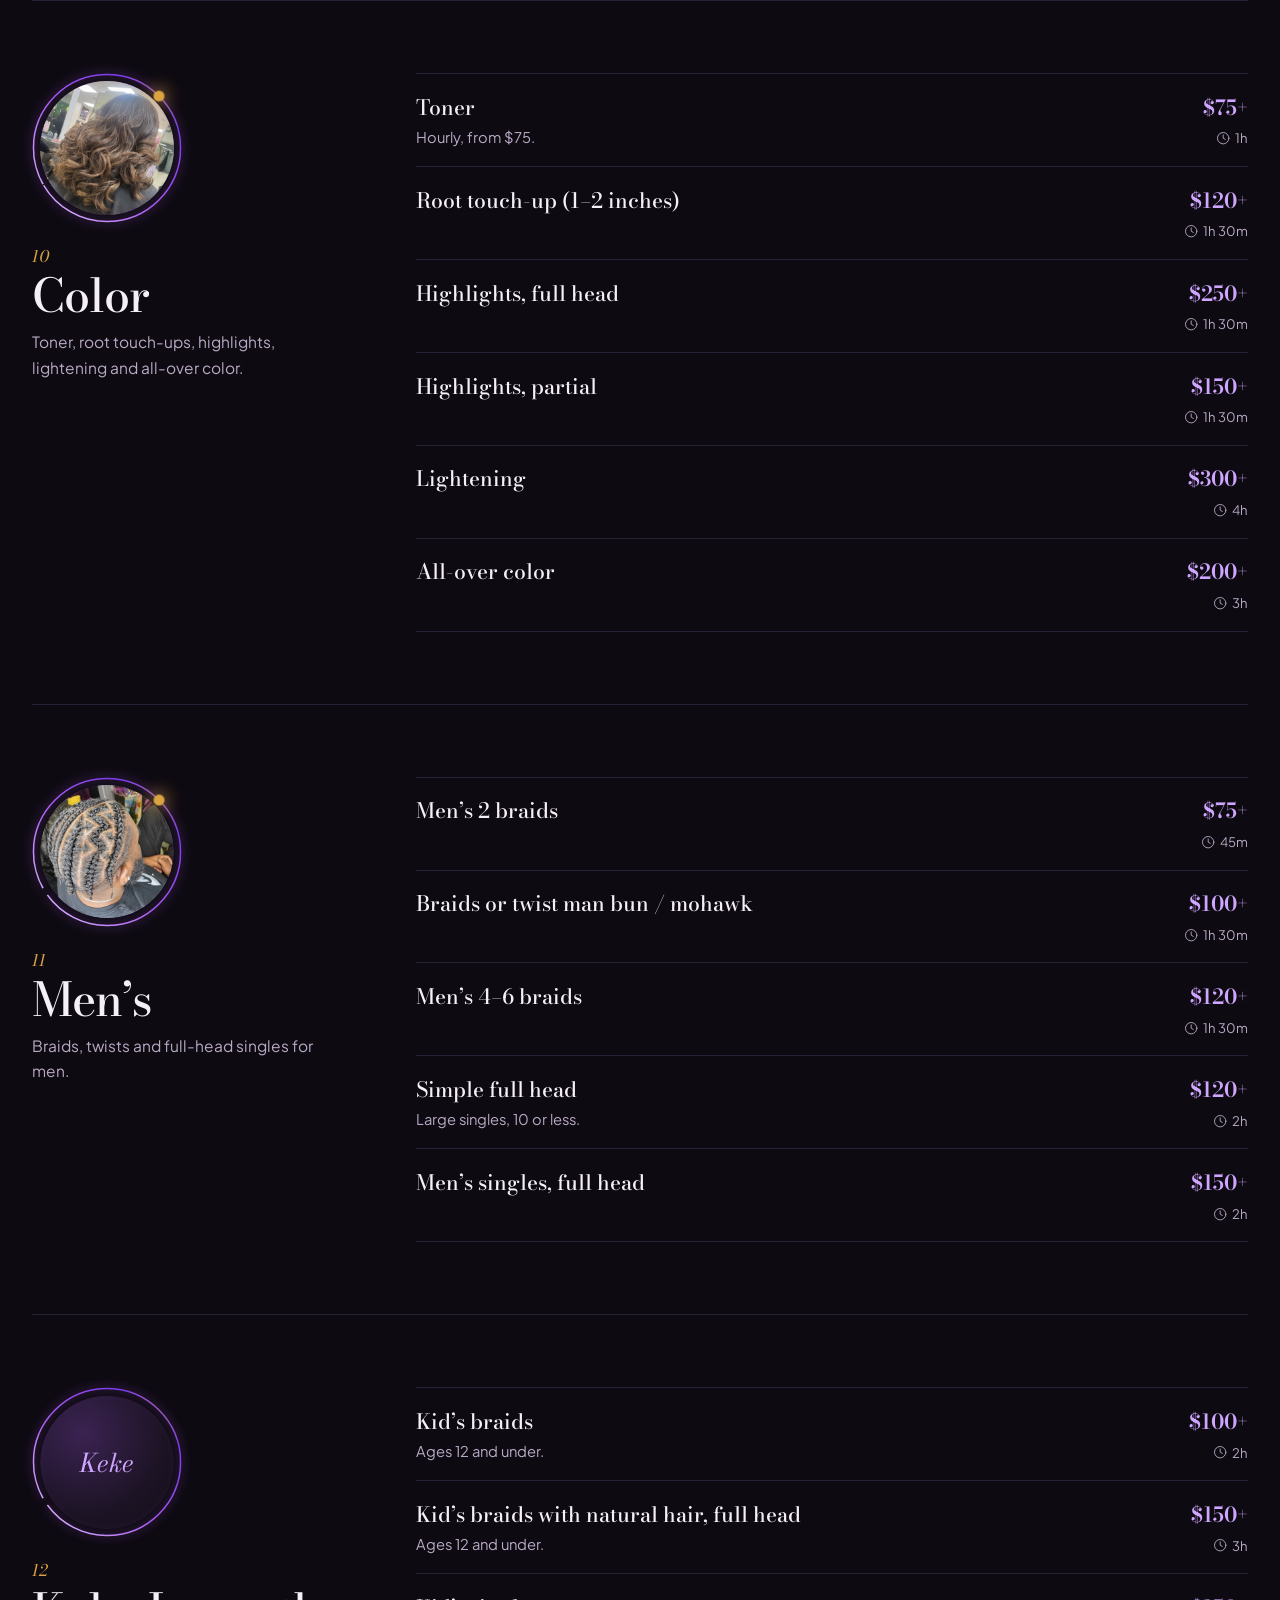
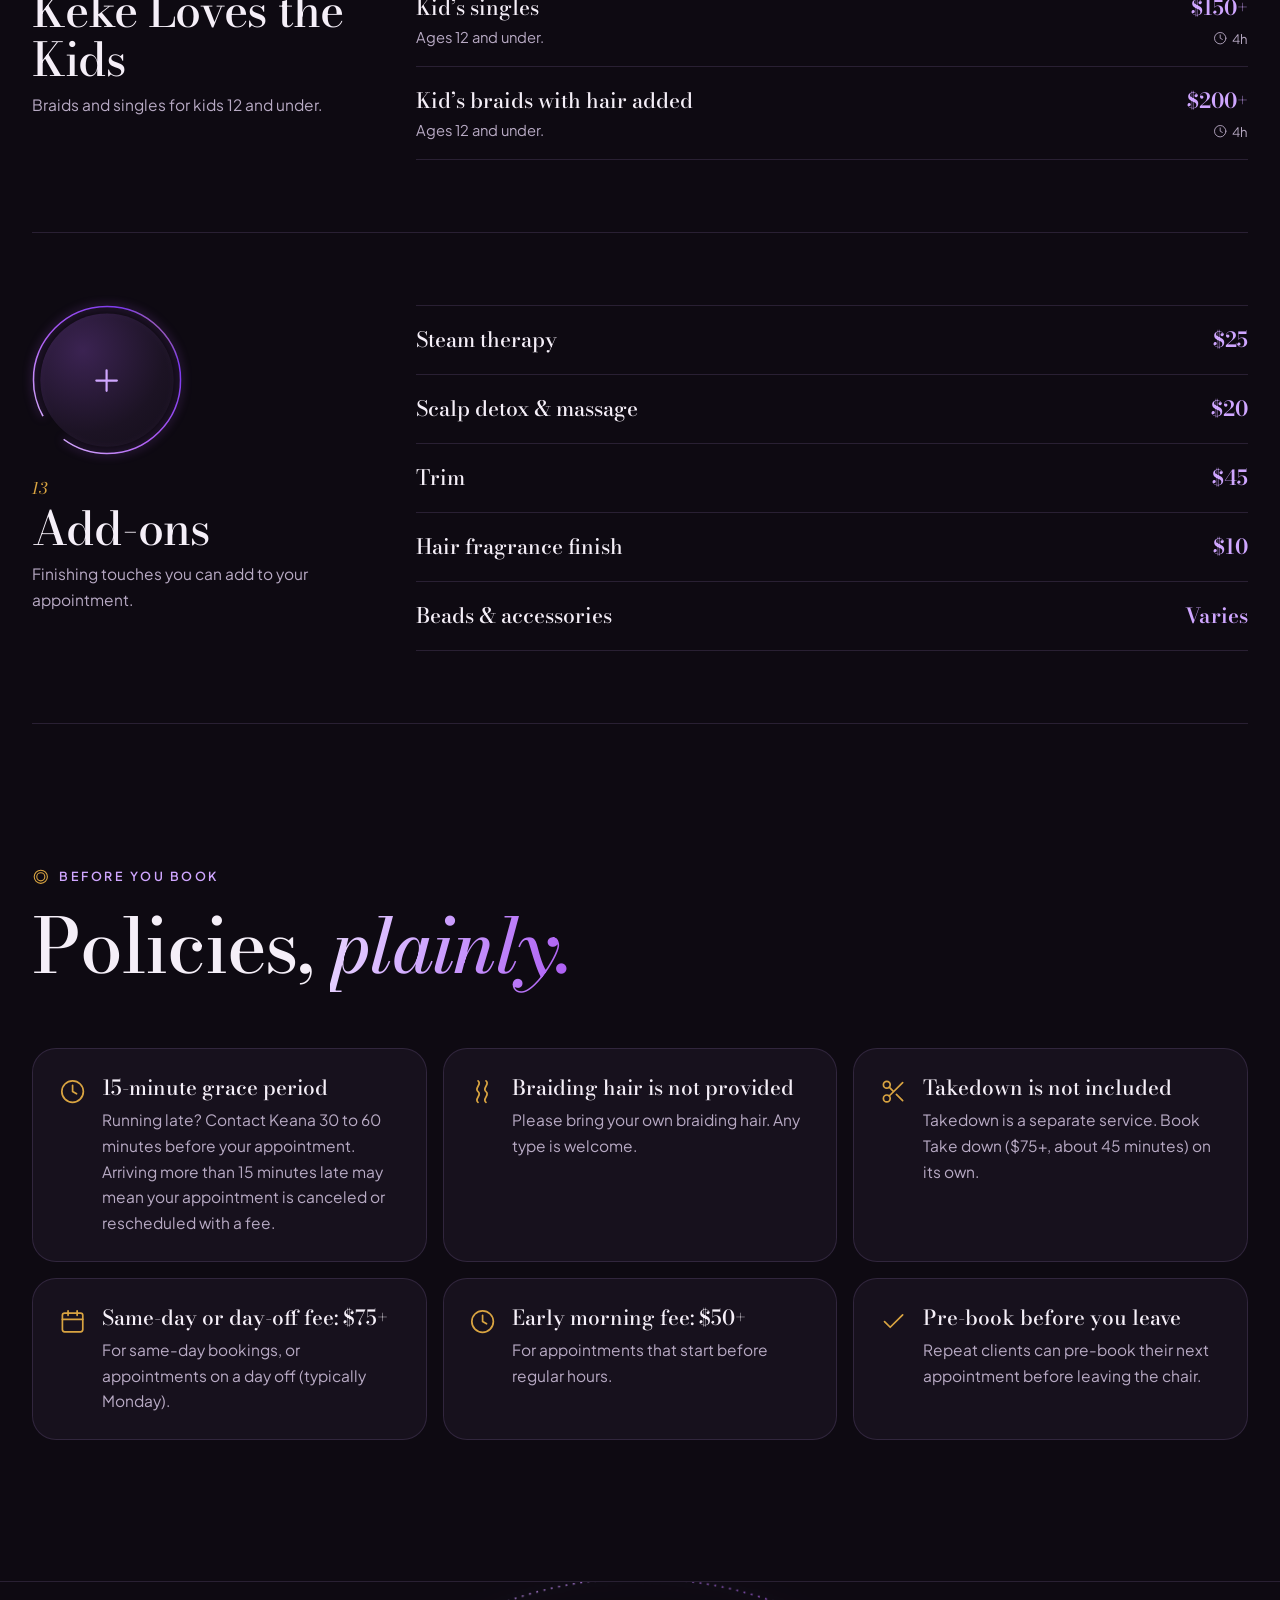
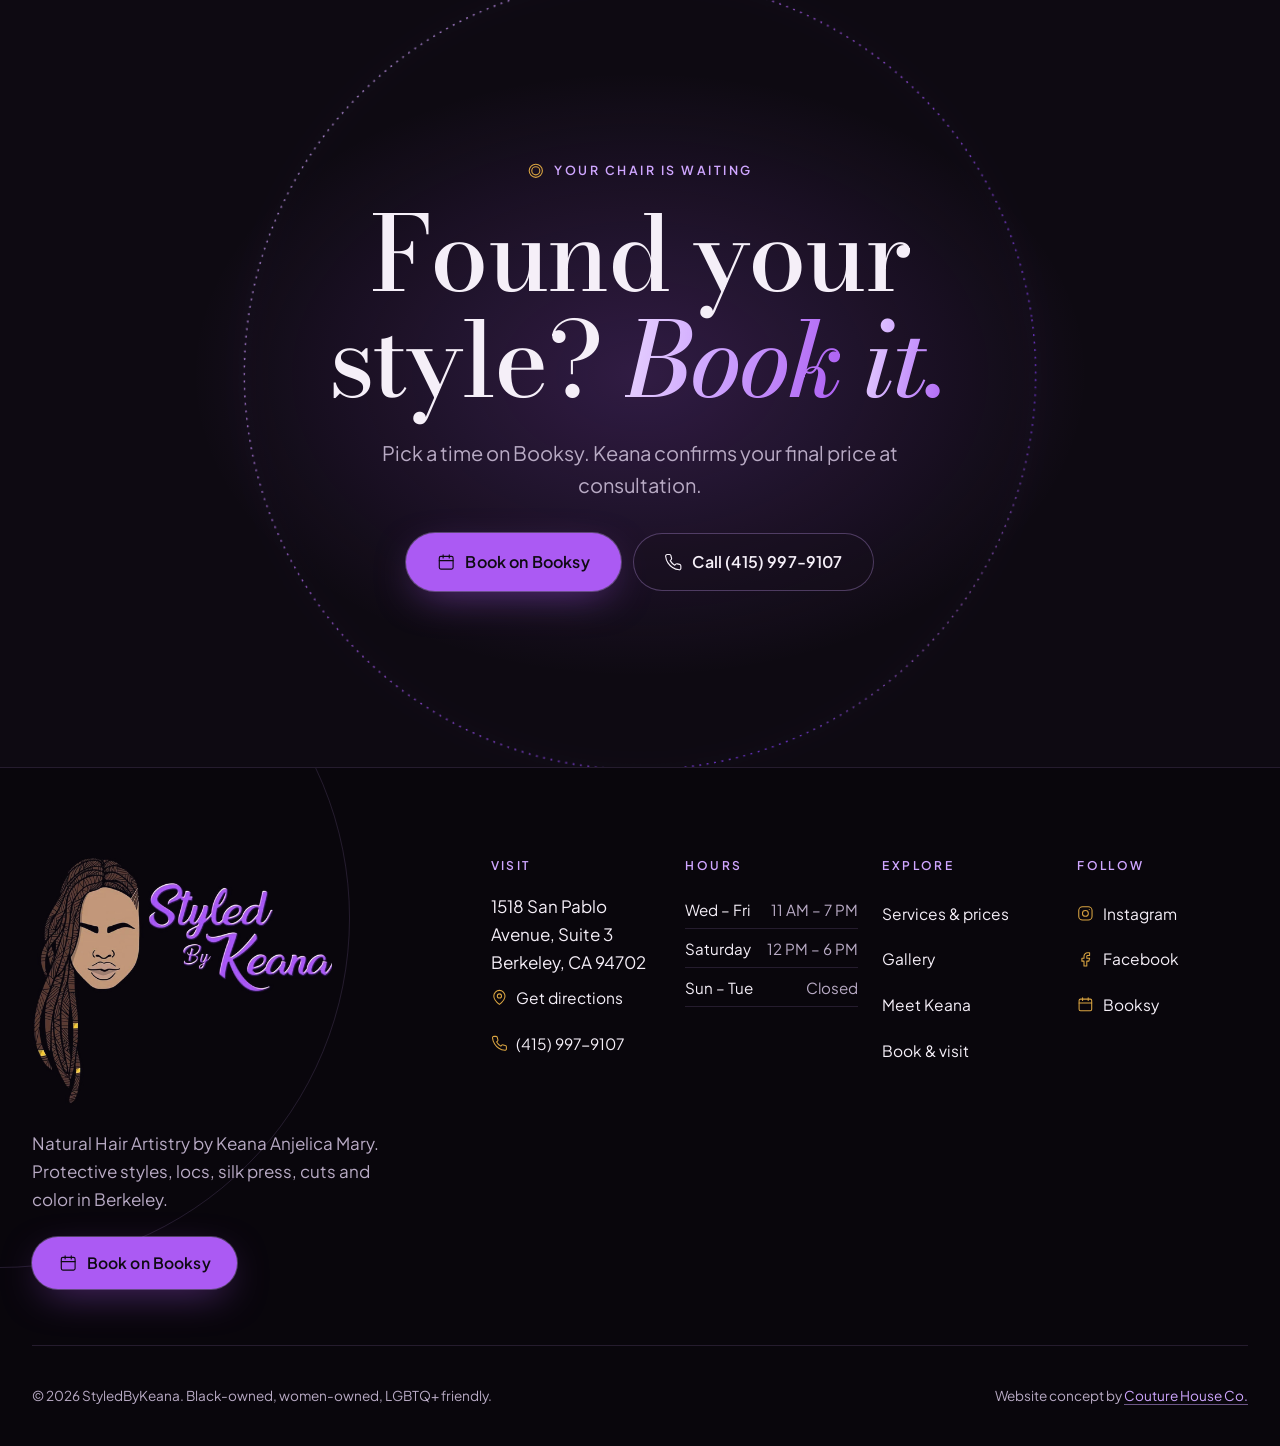
<file: services.html>
<!doctype html>
<html lang="en">
<head>
<meta charset="utf-8">
<meta name="viewport" content="width=device-width, initial-scale=1, viewport-fit=cover">
<title>Braid, Loc &amp; Silk Press Prices in Berkeley | StyledByKeana</title>
<meta name="description" content="The full StyledByKeana menu: singles and knotless from $225+, bohemian, Fulani, feed-ins, locs, Deluxe Dukes Press silk press, color, men's and kids' braids.">
<link rel="canonical" href="https://styledbykeana-website.netlify.app/services.html">
<meta name="theme-color" content="#0e0a12">
<meta name="color-scheme" content="dark">
<meta name="format-detection" content="telephone=no">
<meta property="og:type" content="website">
<meta property="og:site_name" content="StyledByKeana">
<meta property="og:title" content="Braid, Loc &amp; Silk Press Prices in Berkeley | StyledByKeana">
<meta property="og:description" content="The full StyledByKeana menu: singles and knotless from $225+, bohemian, Fulani, feed-ins, locs, Deluxe Dukes Press silk press, color, men's and kids' braids.">
<meta property="og:url" content="https://styledbykeana-website.netlify.app/services.html">
<meta property="og:image" content="https://styledbykeana-website.netlify.app/assets/img/og/services.jpg">
<meta property="og:image:secure_url" content="https://styledbykeana-website.netlify.app/assets/img/og/services.jpg">
<meta property="og:image:width" content="1200">
<meta property="og:image:height" content="630">
<meta property="og:image:type" content="image/jpeg">
<meta property="og:image:alt" content="StyledByKeana link preview: Services &amp; prices. Singles $225+ · Silk press $140+. Free consultation. Shown with client photos.">
<meta property="og:locale" content="en_US">
<meta name="twitter:card" content="summary_large_image">
<meta name="twitter:title" content="Braid, Loc &amp; Silk Press Prices in Berkeley | StyledByKeana">
<meta name="twitter:description" content="The full StyledByKeana menu: singles and knotless from $225+, bohemian, Fulani, feed-ins, locs, Deluxe Dukes Press silk press, color, men's and kids' braids.">
<meta name="twitter:image" content="https://styledbykeana-website.netlify.app/assets/img/og/services.jpg">
<meta name="twitter:image:alt" content="StyledByKeana link preview: Services &amp; prices. Singles $225+ · Silk press $140+. Free consultation. Shown with client photos.">
<link rel="icon" href="assets/img/favicon.svg" type="image/svg+xml">
<link rel="icon" href="assets/img/favicon-32.png" sizes="32x32" type="image/png">
<link rel="apple-touch-icon" href="assets/img/apple-touch-icon.png">
<link rel="manifest" href="site.webmanifest">
<link rel="preload" href="assets/fonts/bodoni-moda-latin-wght-normal.woff2" as="font" type="font/woff2" crossorigin>
<link rel="preload" href="assets/fonts/plus-jakarta-sans-latin-wght-normal.woff2" as="font" type="font/woff2" crossorigin>
<link rel="preload" as="image" href="assets/img/fulani-braids-profile-800.webp" imagesrcset="assets/img/fulani-braids-profile-800.webp 800w, assets/img/fulani-braids-profile.webp 1080w" imagesizes="(min-width: 960px) 380px, 70vw" fetchpriority="high">
<link rel="stylesheet" href="assets/css/site.css">
<script>document.documentElement.classList.add('js')</script>
<script src="assets/vendor/gsap.min.js" defer></script>
<script src="assets/vendor/ScrollTrigger.min.js" defer></script>
<script src="assets/vendor/SplitText.min.js" defer></script>
<script src="assets/vendor/DrawSVGPlugin.min.js" defer></script>
<script src="assets/vendor/lenis.min.js" defer></script>
<script src="assets/js/site.js" defer></script>
<script type="application/ld+json">{"@context":"https://schema.org","@type":"HairSalon","@id":"https://styledbykeana-website.netlify.app/#salon","name":"StyledByKeana","alternateName":"Styled By Keana","description":"Natural hair artistry by Keana Anjelica Mary in Berkeley, CA: protective styles, knotless and bohemian braids, Fulani, feed-ins, twists, invisible locs, locs, the Deluxe Dukes Press silk press, cuts, color, men's braids and kids' braids (Keke Loves the Kids, 12 and under).","url":"https://styledbykeana-website.netlify.app/","logo":"https://styledbykeana-website.netlify.app/assets/img/icon-512.png","image":["https://styledbykeana-website.netlify.app/assets/img/share.jpg","https://styledbykeana-website.netlify.app/assets/img/purple-knotless-braids.webp"],"telephone":"+1-415-997-9107","address":{"@type":"PostalAddress","streetAddress":"1518 San Pablo Avenue, Suite 3","addressLocality":"Berkeley","addressRegion":"CA","postalCode":"94702","addressCountry":"US"},"openingHoursSpecification":[{"@type":"OpeningHoursSpecification","dayOfWeek":["Wednesday","Thursday","Friday"],"opens":"11:00","closes":"19:00"},{"@type":"OpeningHoursSpecification","dayOfWeek":"Saturday","opens":"12:00","closes":"18:00"}],"priceRange":"$10-$600","currenciesAccepted":"USD","areaServed":[{"@type":"City","name":"Berkeley, CA"},{"@type":"Place","name":"San Francisco Bay Area"}],"sameAs":["https://www.instagram.com/styledbykeana/","https://www.facebook.com/StyledbyKeana-112199453529756/","https://booksy.com/en-us/240113_styledbykeana_hair-salon_119583_berkeley"],"founder":{"@type":"Person","name":"Keana Anjelica Mary","jobTitle":"Owner and stylist"},"employee":{"@type":"Person","name":"Keana Anjelica Mary","jobTitle":"Natural hair artist"},"amenityFeature":[{"@type":"LocationFeatureSpecification","name":"Parking","value":true},{"@type":"LocationFeatureSpecification","name":"Accessible","value":true},{"@type":"LocationFeatureSpecification","name":"Child-friendly","value":true},{"@type":"LocationFeatureSpecification","name":"Wi-Fi","value":true}],"potentialAction":{"@type":"ReserveAction","target":{"@type":"EntryPoint","urlTemplate":"https://booksy.com/en-us/240113_styledbykeana_hair-salon_119583_berkeley","actionPlatform":["https://schema.org/DesktopWebPlatform","https://schema.org/MobileWebPlatform"]},"result":{"@type":"Reservation","name":"StyledByKeana appointment"}},"hasOfferCatalog":{"@type":"OfferCatalog","name":"StyledByKeana services","itemListElement":[{"@type":"OfferCatalog","name":"Consultation & scheduling fees","itemListElement":[{"@type":"Offer","itemOffered":{"@type":"Service","name":"Consultation"},"priceSpecification":{"@type":"PriceSpecification","price":0,"priceCurrency":"USD"}},{"@type":"Offer","itemOffered":{"@type":"Service","name":"Early morning appointment fee","description":"For appointments before regular hours."},"priceSpecification":{"@type":"PriceSpecification","minPrice":50,"price":50,"priceCurrency":"USD"}},{"@type":"Offer","itemOffered":{"@type":"Service","name":"Same-day / day-off fee","description":"Same-day bookings, or appointments on a day off (typically Monday)."},"priceSpecification":{"@type":"PriceSpecification","minPrice":75,"price":75,"priceCurrency":"USD"}}]},{"@type":"OfferCatalog","name":"Singles & Knotless","itemListElement":[{"@type":"Offer","itemOffered":{"@type":"Service","name":"Jumbo singles","description":"Box or knotless."},"priceSpecification":{"@type":"PriceSpecification","minPrice":225,"price":225,"priceCurrency":"USD"}},{"@type":"Offer","itemOffered":{"@type":"Service","name":"Large singles","description":"Box or knotless."},"priceSpecification":{"@type":"PriceSpecification","minPrice":250,"price":250,"priceCurrency":"USD"}},{"@type":"Offer","itemOffered":{"@type":"Service","name":"Medium singles","description":"Box or knotless."},"priceSpecification":{"@type":"PriceSpecification","minPrice":275,"price":275,"priceCurrency":"USD"}},{"@type":"Offer","itemOffered":{"@type":"Service","name":"Small singles","description":"Box or knotless."},"priceSpecification":{"@type":"PriceSpecification","minPrice":450,"price":450,"priceCurrency":"USD"}},{"@type":"Offer","itemOffered":{"@type":"Service","name":"Extra long singles (Rapunzel)","description":"Box or knotless."},"priceSpecification":{"@type":"PriceSpecification","minPrice":600,"price":600,"priceCurrency":"USD"}}]},{"@type":"OfferCatalog","name":"Bohemian","itemListElement":[{"@type":"Offer","itemOffered":{"@type":"Service","name":"Bohemian braids, large","description":"Knotless with human hair curls."},"priceSpecification":{"@type":"PriceSpecification","minPrice":300,"price":300,"priceCurrency":"USD"}},{"@type":"Offer","itemOffered":{"@type":"Service","name":"Bohemian braids, medium","description":"Knotless with human hair curls."},"priceSpecification":{"@type":"PriceSpecification","minPrice":350,"price":350,"priceCurrency":"USD"}},{"@type":"Offer","itemOffered":{"@type":"Service","name":"Bohemian braids, small","description":"Knotless with human hair curls."},"priceSpecification":{"@type":"PriceSpecification","minPrice":450,"price":450,"priceCurrency":"USD"}}]},{"@type":"OfferCatalog","name":"Braided Ponytails & Fulani","itemListElement":[{"@type":"Offer","itemOffered":{"@type":"Service","name":"Sleek ponytail","description":"Hair added."},"priceSpecification":{"@type":"PriceSpecification","minPrice":150,"price":150,"priceCurrency":"USD"}},{"@type":"Offer","itemOffered":{"@type":"Service","name":"Medium braided ponytail"},"priceSpecification":{"@type":"PriceSpecification","minPrice":150,"price":150,"priceCurrency":"USD"}},{"@type":"Offer","itemOffered":{"@type":"Service","name":"Large Fulani"},"priceSpecification":{"@type":"PriceSpecification","minPrice":250,"price":250,"priceCurrency":"USD"}},{"@type":"Offer","itemOffered":{"@type":"Service","name":"Fulani","description":"Braids and singles mixed."},"priceSpecification":{"@type":"PriceSpecification","minPrice":350,"price":350,"priceCurrency":"USD"}},{"@type":"Offer","itemOffered":{"@type":"Service","name":"Small braided ponytail"},"priceSpecification":{"@type":"PriceSpecification","minPrice":300,"price":300,"priceCurrency":"USD"}},{"@type":"Offer","itemOffered":{"@type":"Service","name":"Small Fulani"},"priceSpecification":{"@type":"PriceSpecification","minPrice":400,"price":400,"priceCurrency":"USD"}}]},{"@type":"OfferCatalog","name":"Feed-in Braids","itemListElement":[{"@type":"Offer","itemOffered":{"@type":"Service","name":"2 feed-in braids"},"priceSpecification":{"@type":"PriceSpecification","minPrice":80,"price":80,"priceCurrency":"USD"}},{"@type":"Offer","itemOffered":{"@type":"Service","name":"4 feed-in braids"},"priceSpecification":{"@type":"PriceSpecification","minPrice":120,"price":120,"priceCurrency":"USD"}},{"@type":"Offer","itemOffered":{"@type":"Service","name":"6 feed-in braids"},"priceSpecification":{"@type":"PriceSpecification","minPrice":160,"price":160,"priceCurrency":"USD"}},{"@type":"Offer","itemOffered":{"@type":"Service","name":"8 feed-in braids"},"priceSpecification":{"@type":"PriceSpecification","minPrice":200,"price":200,"priceCurrency":"USD"}},{"@type":"Offer","itemOffered":{"@type":"Service","name":"10 feed-in braids"},"priceSpecification":{"@type":"PriceSpecification","minPrice":240,"price":240,"priceCurrency":"USD"}},{"@type":"Offer","itemOffered":{"@type":"Service","name":"Braided front only"},"priceSpecification":{"@type":"PriceSpecification","minPrice":100,"price":100,"priceCurrency":"USD"}},{"@type":"Offer","itemOffered":{"@type":"Service","name":"Braided front, crochet back"},"priceSpecification":{"@type":"PriceSpecification","minPrice":225,"price":225,"priceCurrency":"USD"}}]},{"@type":"OfferCatalog","name":"Twists & Invisible Locs","itemListElement":[{"@type":"Offer","itemOffered":{"@type":"Service","name":"Twist"},"priceSpecification":{"@type":"PriceSpecification","minPrice":200,"price":200,"priceCurrency":"USD"}},{"@type":"Offer","itemOffered":{"@type":"Service","name":"Invisible locs"},"priceSpecification":{"@type":"PriceSpecification","minPrice":300,"price":300,"priceCurrency":"USD"}}]},{"@type":"OfferCatalog","name":"Locs","itemListElement":[{"@type":"Offer","itemOffered":{"@type":"Service","name":"Starter locs"},"priceSpecification":{"@type":"PriceSpecification","minPrice":300,"price":300,"priceCurrency":"USD"}},{"@type":"Offer","itemOffered":{"@type":"Service","name":"Loc styling"},"priceSpecification":{"@type":"PriceSpecification","minPrice":75,"price":75,"priceCurrency":"USD"}},{"@type":"Offer","itemOffered":{"@type":"Service","name":"Loc detox"},"priceSpecification":{"@type":"PriceSpecification","minPrice":100,"price":100,"priceCurrency":"USD"}},{"@type":"Offer","itemOffered":{"@type":"Service","name":"Wash & retwist, man bun or mohawk"},"priceSpecification":{"@type":"PriceSpecification","minPrice":120,"price":120,"priceCurrency":"USD"}},{"@type":"Offer","itemOffered":{"@type":"Service","name":"Wash & retwist, man bun or mohawk, with style"},"priceSpecification":{"@type":"PriceSpecification","minPrice":170,"price":170,"priceCurrency":"USD"}},{"@type":"Offer","itemOffered":{"@type":"Service","name":"Wash & retwist, full head"},"priceSpecification":{"@type":"PriceSpecification","minPrice":150,"price":150,"priceCurrency":"USD"}},{"@type":"Offer","itemOffered":{"@type":"Service","name":"Wash & retwist, full head, with style"},"priceSpecification":{"@type":"PriceSpecification","minPrice":200,"price":200,"priceCurrency":"USD"}}]},{"@type":"OfferCatalog","name":"Silk Press & Women’s Care","itemListElement":[{"@type":"Offer","itemOffered":{"@type":"Service","name":"Deluxe Dukes Press","description":"Silk press service: shampoo, deep condition, blow-dry and silk press. Optional trim or hot tool style."},"priceSpecification":{"@type":"PriceSpecification","minPrice":140,"price":140,"priceCurrency":"USD"}},{"@type":"Offer","itemOffered":{"@type":"Service","name":"Touch ups"},"priceSpecification":{"@type":"PriceSpecification","minPrice":150,"price":150,"priceCurrency":"USD"}},{"@type":"Offer","itemOffered":{"@type":"Service","name":"Braid down (wig or weave)"},"priceSpecification":{"@type":"PriceSpecification","minPrice":50,"price":50,"priceCurrency":"USD"}}]},{"@type":"OfferCatalog","name":"Cuts & Maintenance","itemListElement":[{"@type":"Offer","itemOffered":{"@type":"Service","name":"Trim (1 inch or less)"},"priceSpecification":{"@type":"PriceSpecification","minPrice":40,"price":40,"priceCurrency":"USD"}},{"@type":"Offer","itemOffered":{"@type":"Service","name":"Haircut"},"priceSpecification":{"@type":"PriceSpecification","minPrice":100,"price":100,"priceCurrency":"USD"}},{"@type":"Offer","itemOffered":{"@type":"Service","name":"Shampoo, condition & blow dry"},"priceSpecification":{"@type":"PriceSpecification","minPrice":50,"price":50,"priceCurrency":"USD"}},{"@type":"Offer","itemOffered":{"@type":"Service","name":"Take down","description":"Book separately; takedown is not included in braid services."},"priceSpecification":{"@type":"PriceSpecification","minPrice":75,"price":75,"priceCurrency":"USD"}},{"@type":"Offer","itemOffered":{"@type":"Service","name":"Twist","description":"Natural hair care twist."},"priceSpecification":{"@type":"PriceSpecification","minPrice":150,"price":150,"priceCurrency":"USD"}}]},{"@type":"OfferCatalog","name":"Color","itemListElement":[{"@type":"Offer","itemOffered":{"@type":"Service","name":"Toner","description":"Hourly, from $75."},"priceSpecification":{"@type":"PriceSpecification","minPrice":75,"price":75,"priceCurrency":"USD"}},{"@type":"Offer","itemOffered":{"@type":"Service","name":"Root touch-up (1–2 inches)"},"priceSpecification":{"@type":"PriceSpecification","minPrice":120,"price":120,"priceCurrency":"USD"}},{"@type":"Offer","itemOffered":{"@type":"Service","name":"Highlights, full head"},"priceSpecification":{"@type":"PriceSpecification","minPrice":250,"price":250,"priceCurrency":"USD"}},{"@type":"Offer","itemOffered":{"@type":"Service","name":"Highlights, partial"},"priceSpecification":{"@type":"PriceSpecification","minPrice":150,"price":150,"priceCurrency":"USD"}},{"@type":"Offer","itemOffered":{"@type":"Service","name":"Lightening"},"priceSpecification":{"@type":"PriceSpecification","minPrice":300,"price":300,"priceCurrency":"USD"}},{"@type":"Offer","itemOffered":{"@type":"Service","name":"All-over color"},"priceSpecification":{"@type":"PriceSpecification","minPrice":200,"price":200,"priceCurrency":"USD"}}]},{"@type":"OfferCatalog","name":"Men’s","itemListElement":[{"@type":"Offer","itemOffered":{"@type":"Service","name":"Men’s 2 braids"},"priceSpecification":{"@type":"PriceSpecification","minPrice":75,"price":75,"priceCurrency":"USD"}},{"@type":"Offer","itemOffered":{"@type":"Service","name":"Braids or twist man bun / mohawk"},"priceSpecification":{"@type":"PriceSpecification","minPrice":100,"price":100,"priceCurrency":"USD"}},{"@type":"Offer","itemOffered":{"@type":"Service","name":"Men’s 4–6 braids"},"priceSpecification":{"@type":"PriceSpecification","minPrice":120,"price":120,"priceCurrency":"USD"}},{"@type":"Offer","itemOffered":{"@type":"Service","name":"Simple full head","description":"Large singles, 10 or less."},"priceSpecification":{"@type":"PriceSpecification","minPrice":120,"price":120,"priceCurrency":"USD"}},{"@type":"Offer","itemOffered":{"@type":"Service","name":"Men’s singles, full head"},"priceSpecification":{"@type":"PriceSpecification","minPrice":150,"price":150,"priceCurrency":"USD"}}]},{"@type":"OfferCatalog","name":"Keke Loves the Kids","itemListElement":[{"@type":"Offer","itemOffered":{"@type":"Service","name":"Kid’s braids","description":"Ages 12 and under."},"priceSpecification":{"@type":"PriceSpecification","minPrice":100,"price":100,"priceCurrency":"USD"}},{"@type":"Offer","itemOffered":{"@type":"Service","name":"Kid’s braids with natural hair, full head","description":"Ages 12 and under."},"priceSpecification":{"@type":"PriceSpecification","minPrice":150,"price":150,"priceCurrency":"USD"}},{"@type":"Offer","itemOffered":{"@type":"Service","name":"Kid’s singles","description":"Ages 12 and under."},"priceSpecification":{"@type":"PriceSpecification","minPrice":150,"price":150,"priceCurrency":"USD"}},{"@type":"Offer","itemOffered":{"@type":"Service","name":"Kid’s braids with hair added","description":"Ages 12 and under."},"priceSpecification":{"@type":"PriceSpecification","minPrice":200,"price":200,"priceCurrency":"USD"}}]},{"@type":"OfferCatalog","name":"Add-ons","itemListElement":[{"@type":"Offer","itemOffered":{"@type":"Service","name":"Steam therapy"},"priceSpecification":{"@type":"PriceSpecification","price":25,"priceCurrency":"USD"}},{"@type":"Offer","itemOffered":{"@type":"Service","name":"Scalp detox & massage"},"priceSpecification":{"@type":"PriceSpecification","price":20,"priceCurrency":"USD"}},{"@type":"Offer","itemOffered":{"@type":"Service","name":"Trim"},"priceSpecification":{"@type":"PriceSpecification","price":45,"priceCurrency":"USD"}},{"@type":"Offer","itemOffered":{"@type":"Service","name":"Hair fragrance finish"},"priceSpecification":{"@type":"PriceSpecification","price":10,"priceCurrency":"USD"}},{"@type":"Offer","itemOffered":{"@type":"Service","name":"Beads & accessories"}}]}]}}</script>
<script type="application/ld+json">{"@context":"https://schema.org","@type":"BreadcrumbList","itemListElement":[{"@type":"ListItem","position":1,"name":"Home","item":"https://styledbykeana-website.netlify.app/"},{"@type":"ListItem","position":2,"name":"Services & prices","item":"https://styledbykeana-website.netlify.app/services.html"}]}</script>
</head>
<body>
<svg class="sprite" aria-hidden="true" focusable="false" xmlns="http://www.w3.org/2000/svg"><defs><linearGradient id="g-ring" x1="0" y1="0" x2="1" y2="1"><stop offset="0" stop-color="#e3c7ff"/><stop offset=".45" stop-color="#ab5af3"/><stop offset=".8" stop-color="#7c3aed"/><stop offset="1" stop-color="#d9a441"/></linearGradient></defs><symbol id="i-cal" viewBox="0 0 24 24"><rect x="3" y="4.5" width="18" height="16.5" rx="2"/><path d="M16 2.5v4M8 2.5v4M3 10h18"/></symbol><symbol id="i-scissors" viewBox="0 0 24 24"><circle cx="6" cy="6" r="3"/><circle cx="6" cy="18" r="3"/><path d="M20 4 8.12 15.88M14.47 14.48 20 20M8.12 8.12 12 12"/></symbol><symbol id="i-phone" viewBox="0 0 24 24"><path d="M22 16.92v3a2 2 0 0 1-2.18 2 19.79 19.79 0 0 1-8.63-3.07 19.5 19.5 0 0 1-6-6 19.79 19.79 0 0 1-3.07-8.67A2 2 0 0 1 4.11 2h3a2 2 0 0 1 2 1.72c.13.96.36 1.9.7 2.81a2 2 0 0 1-.45 2.11L8.09 9.91a16 16 0 0 0 6 6l1.27-1.27a2 2 0 0 1 2.11-.45c.91.34 1.85.57 2.81.7A2 2 0 0 1 22 16.92z"/></symbol><symbol id="i-pin" viewBox="0 0 24 24"><path d="M20 10c0 6-8 12-8 12s-8-6-8-12a8 8 0 0 1 16 0Z"/><circle cx="12" cy="10" r="3"/></symbol><symbol id="i-clock" viewBox="0 0 24 24"><circle cx="12" cy="12" r="9.5"/><path d="M12 6.5V12l3.5 2"/></symbol><symbol id="i-arrow" viewBox="0 0 24 24"><path d="M5 12h14M13 6l6 6-6 6"/></symbol><symbol id="i-out" viewBox="0 0 24 24"><path d="M7 17 17 7M8 7h9v9"/></symbol><symbol id="i-ig" viewBox="0 0 24 24"><rect x="2.5" y="2.5" width="19" height="19" rx="5.5"/><circle cx="12" cy="12" r="4.2"/><path d="M17.5 6.5h.01"/></symbol><symbol id="i-fb" viewBox="0 0 24 24"><path d="M18 2.5h-3a5 5 0 0 0-5 5v3H7v4h3v7h4v-7h3l1-4h-4v-3a1 1 0 0 1 1-1h3z"/></symbol><symbol id="i-menu" viewBox="0 0 24 24"><path d="M3 8h18M3 16h18"/></symbol><symbol id="i-close" viewBox="0 0 24 24"><path d="M18 6 6 18M6 6l12 12"/></symbol><symbol id="i-star" viewBox="0 0 24 24"><path d="M12 2.5l2.94 5.96 6.56.95-4.75 4.63 1.12 6.54L12 17.49l-5.87 3.09 1.12-6.54L2.5 9.41l6.56-.95z"/></symbol><symbol id="i-search" viewBox="0 0 24 24"><circle cx="11" cy="11" r="7.5"/><path d="m21 21-4.35-4.35"/></symbol><symbol id="i-check" viewBox="0 0 24 24"><path d="M20 6 9 17l-5-5"/></symbol><symbol id="i-info" viewBox="0 0 24 24"><circle cx="12" cy="12" r="9.5"/><path d="M12 16v-4.5M12 8h.01"/></symbol><symbol id="i-left" viewBox="0 0 24 24"><path d="m15 18-6-6 6-6"/></symbol><symbol id="i-right" viewBox="0 0 24 24"><path d="m9 18 6-6-6-6"/></symbol><symbol id="i-parking" viewBox="0 0 24 24"><rect x="3" y="3" width="18" height="18" rx="3"/><path d="M9.5 17V7h3.5a3 3 0 0 1 0 6H9.5"/></symbol><symbol id="i-access" viewBox="0 0 24 24"><circle cx="16" cy="4" r="1"/><path d="m18 19 1-7-6 1M5 8l3-3 5.5 3-2.36 3.5M4.24 14.5a5 5 0 0 0 6.88 6M13.76 17.5a5 5 0 0 0-6.88-6"/></symbol><symbol id="i-child" viewBox="0 0 24 24"><path d="M9 12h.01M15 12h.01M10 16c.5.3 1.2.5 2 .5s1.5-.2 2-.5"/><path d="M19 6.3a9 9 0 0 1 1.8 3.9 2 2 0 0 1 0 3.6 9 9 0 0 1-17.6 0 2 2 0 0 1 0-3.6A9 9 0 0 1 12 3c2 0 3.5 1.1 3.5 2.5s-.9 2.5-2 2.5c-.8 0-1.5-.4-1.5-1"/></symbol><symbol id="i-wifi" viewBox="0 0 24 24"><path d="M5 12.5a10 10 0 0 1 14 0M8.5 16a5 5 0 0 1 7 0M2 8.82a15 15 0 0 1 20 0M12 19.5h.01"/></symbol><symbol id="i-heart" viewBox="0 0 24 24"><path d="M19 14c1.49-1.46 3-3.21 3-5.5A5.5 5.5 0 0 0 16.5 3c-1.76 0-3 .5-4.5 2-1.5-1.5-2.74-2-4.5-2A5.5 5.5 0 0 0 2 8.5c0 2.3 1.5 4.05 3 5.5l7 7Z"/></symbol><symbol id="i-crown" viewBox="0 0 24 24"><path d="M3 7.5 7.5 11 12 4.5l4.5 6.5L21 7.5 19 18H5z"/><path d="M5 21h14"/></symbol><symbol id="i-strand" viewBox="0 0 24 24"><path d="M8 2.5c4 3-4 6.5 0 9.5s-4 6.5 0 9.5M15 2.5c4 3-4 6.5 0 9.5s-4 6.5 0 9.5"/></symbol><symbol id="i-plus" viewBox="0 0 24 24"><path d="M12 5v14M5 12h14"/></symbol><symbol id="i-book" viewBox="0 0 24 24"><path d="M2 4h6a4 4 0 0 1 4 4v13a3 3 0 0 0-3-3H2zM22 4h-6a4 4 0 0 0-4 4v13a3 3 0 0 1 3-3h7z"/></symbol><symbol id="i-shield" viewBox="0 0 24 24"><path d="M12 22s8-4 8-10V5l-8-3-8 3v7c0 6 8 10 8 10z"/><path d="m9 12 2 2 4-4"/></symbol><symbol id="i-users" viewBox="0 0 24 24"><path d="M16 21v-2a4 4 0 0 0-4-4H6a4 4 0 0 0-4 4v2"/><circle cx="9" cy="7" r="4"/><path d="M22 21v-2a4 4 0 0 0-3-3.87M16 3.13a4 4 0 0 1 0 7.75"/></symbol><symbol id="i-ring" viewBox="0 0 24 24"><circle cx="12" cy="12" r="9"/><circle cx="12" cy="12" r="5.5"/></symbol></svg>
<a class="skip-link" href="#main">Skip to content</a>
<header class="site-header" data-header>
  <div class="wrap header-in">
    <a class="brand" href="index.html" aria-label="StyledByKeana, home">
      <img src="assets/img/logo-styledbykeana-wordmark-320.webp" srcset="assets/img/logo-styledbykeana-wordmark-320.webp 320w, assets/img/logo-styledbykeana-wordmark.webp 640w" sizes="96px" width="320" height="196" alt="StyledByKeana" decoding="async">
    </a>
    <nav class="nav" aria-label="Main">
      <ul><li><a href="services.html" aria-current="page">Services</a></li><li><a href="gallery.html">Gallery</a></li><li><a href="about.html">About</a></li><li><a href="book.html">Book &amp; Visit</a></li></ul>
    </nav>
    <a class="btn btn-primary btn-sm header-cta" href="https://booksy.com/en-us/240113_styledbykeana_hair-salon_119583_berkeley" rel="noopener">Book on Booksy</a>
    <button class="menu-toggle" type="button" aria-expanded="false" aria-controls="menu-panel" data-menu-toggle>
      <span class="menu-toggle-label">Menu</span><svg class="ic ic-open" aria-hidden="true" focusable="false"><use href="#i-menu"/></svg><svg class="ic ic-close" aria-hidden="true" focusable="false"><use href="#i-close"/></svg>
    </button>
  </div>
</header>
<div class="menu-panel" id="menu-panel" data-menu hidden>
  <div class="menu-panel-ring" aria-hidden="true"></div>
  <nav class="wrap menu-panel-in" aria-label="Menu">
    <ul class="menu-links"><li><a href="index.html"><span>Home</span><svg class="ic" aria-hidden="true" focusable="false"><use href="#i-arrow"/></svg></a></li><li><a href="services.html" aria-current="page"><span>Services</span><svg class="ic" aria-hidden="true" focusable="false"><use href="#i-arrow"/></svg></a></li><li><a href="gallery.html"><span>Gallery</span><svg class="ic" aria-hidden="true" focusable="false"><use href="#i-arrow"/></svg></a></li><li><a href="about.html"><span>About</span><svg class="ic" aria-hidden="true" focusable="false"><use href="#i-arrow"/></svg></a></li><li><a href="book.html"><span>Book &amp; Visit</span><svg class="ic" aria-hidden="true" focusable="false"><use href="#i-arrow"/></svg></a></li></ul>
    <div class="menu-panel-foot">
      <a class="btn btn-primary" href="https://booksy.com/en-us/240113_styledbykeana_hair-salon_119583_berkeley" rel="noopener"><svg class="ic" aria-hidden="true" focusable="false"><use href="#i-cal"/></svg>Book on Booksy</a>
      <a class="menu-meta" href="tel:+14159979107"><svg class="ic" aria-hidden="true" focusable="false"><use href="#i-phone"/></svg>(415) 997-9107</a>
      <a class="menu-meta" href="https://www.google.com/maps/search/?api=1&query=1518+San+Pablo+Avenue+Suite+3%2C+Berkeley%2C+CA+94702" rel="noopener"><svg class="ic" aria-hidden="true" focusable="false"><use href="#i-pin"/></svg>1518 San Pablo Ave, Suite 3, Berkeley</a>
    </div>
  </nav>
</div>
<main id="main">
<section class="page-hero page-hero--services" aria-labelledby="page-title">
  <div class="page-hero-ring" aria-hidden="true"></div>
  <div class="wrap page-hero-grid">
    <div>
      <nav class="crumbs" aria-label="Breadcrumb"><ol><li><a href="index.html">Home</a></li><li aria-current="page">Services &amp; prices</li></ol></nav>
      <p class="eyebrow"><svg class="ic" aria-hidden="true" focusable="false"><use href="#i-ring"/></svg>The menu</p>
      <h1 class="page-title" id="page-title" data-split>Services <em>&amp; prices.</em></h1>
      <p class="lede">Every service on Keana&#8217;s Booksy menu, with starting prices and times. Book the free consultation if you are between styles.</p>
      <div class="cta-row"><a class="btn btn-primary btn-lg" href="https://booksy.com/en-us/240113_styledbykeana_hair-salon_119583_berkeley" rel="noopener"><svg class="ic" aria-hidden="true" focusable="false"><use href="#i-cal"/></svg>Book on Booksy</a></div>
    </div>
    <div class="page-hero-visual"><figure class="halo halo--round" data-halo ><div class="halo-media"><img src="assets/img/fulani-braids-profile-800.webp" srcset="assets/img/fulani-braids-profile-800.webp 800w, assets/img/fulani-braids-profile.webp 1080w" sizes="(min-width: 960px) 380px, 70vw" width="1080" height="1080" alt="Profile view of Fulani braids: curved cornrows sweeping back into long braids accented with gold cuffs, a leaf charm and colorful thread" fetchpriority="high" decoding="async"></div><svg class="halo-ring" viewBox="0 0 100 100" aria-hidden="true" focusable="false"><circle cx="50" cy="50" r="49"/></svg><span class="halo-dot" aria-hidden="true"></span></figure></div>
  </div>
</section>

<div class="menu-notes wrap">
  <p class="note"><svg class="ic" aria-hidden="true" focusable="false"><use href="#i-info"/></svg><span>Prices and times are as listed on Booksy on 28 Sep 2026 and may change. A &#8220;+&#8221; means a starting price; your final price is confirmed at consultation.</span></p>
  <p class="note note--gold"><svg class="ic" aria-hidden="true" focusable="false"><use href="#i-strand"/></svg><span><strong>Braiding hair is not provided.</strong> Please bring your own, any type.</span></p>
</div>

<div class="menu-tools" data-menu-tools>
  <div class="wrap menu-tools-in">
    <nav class="chips" aria-label="Service categories"><ul data-chips><li><a class="chip" href="#fees" data-chip="fees">Fees</a></li><li><a class="chip" href="#singles" data-chip="singles">Singles &amp; Knotless</a></li><li><a class="chip" href="#bohemian" data-chip="bohemian">Bohemian</a></li><li><a class="chip" href="#fulani" data-chip="fulani">Ponytails &amp; Fulani</a></li><li><a class="chip" href="#feed-ins" data-chip="feed-ins">Feed-ins</a></li><li><a class="chip" href="#twists" data-chip="twists">Twists &amp; Invisible Locs</a></li><li><a class="chip" href="#locs" data-chip="locs">Locs</a></li><li><a class="chip" href="#silk-press" data-chip="silk-press">Silk Press</a></li><li><a class="chip" href="#maintenance" data-chip="maintenance">Cuts &amp; Maintenance</a></li><li><a class="chip" href="#color" data-chip="color">Color</a></li><li><a class="chip" href="#mens" data-chip="mens">Men&#8217;s</a></li><li><a class="chip" href="#kids" data-chip="kids">Kids</a></li><li><a class="chip" href="#add-ons" data-chip="add-ons">Add-ons</a></li></ul></nav>
    <div class="search">
      <label for="svc-search" class="sr-only">Search services</label>
      <svg class="ic search-ic" aria-hidden="true" focusable="false"><use href="#i-search"/></svg>
      <input id="svc-search" type="search" placeholder="Search services, e.g. knotless" autocomplete="off" data-search>
    </div>
  </div>
</div>
<p class="sr-only" aria-live="polite" data-search-status></p>

<div class="wrap menu" data-menu-list>
<section class="menu-group" id="fees" aria-labelledby="fees-h" data-group>
  <header class="mg-head">
    <span class="halo halo--round halo--xs halo--mono" data-halo><span class="halo-media halo-mono"><svg class="ic mono-ic" aria-hidden="true" focusable="false"><use href="#i-cal"/></svg></span><svg class="halo-ring" viewBox="0 0 100 100" aria-hidden="true" focusable="false"><circle cx="50" cy="50" r="49"/></svg></span>
    <div>
      <p class="mg-num">01</p>
      <h2 class="mg-title" id="fees-h">Consultation &amp; scheduling fees</h2>
      <p class="mg-intro">Start with a free consultation. Appointments outside regular hours carry a scheduling fee.</p>
    </div>
  </header>
  <ul class="menu-list"><li class="mi" data-search="consultation  fees"><div class="mi-main"><h3 class="mi-name">Consultation</h3></div><div class="mi-meta"><span class="mi-price">Free</span><span class="mi-time"><svg class="ic" aria-hidden="true" focusable="false"><use href="#i-clock"/></svg>30m</span></div></li><li class="mi" data-search="early morning appointment fee for appointments before regular hours. fees"><div class="mi-main"><h3 class="mi-name">Early morning appointment fee</h3><p class="mi-note">For appointments before regular hours.</p></div><div class="mi-meta"><span class="mi-price">$50+</span></div></li><li class="mi" data-search="same-day / day-off fee same-day bookings, or appointments on a day off (typically monday). fees"><div class="mi-main"><h3 class="mi-name">Same-day / day-off fee</h3><p class="mi-note">Same-day bookings, or appointments on a day off (typically Monday).</p></div><div class="mi-meta"><span class="mi-price">$75+</span></div></li></ul>
</section><section class="menu-group" id="singles" aria-labelledby="singles-h" data-group>
  <header class="mg-head">
    <figure class="halo halo--round halo--xs" data-halo ><div class="halo-media"><img src="assets/img/blonde-box-braids-800.webp" srcset="assets/img/blonde-box-braids-800.webp 800w, assets/img/blonde-box-braids.webp 1600w" sizes="160px" width="1600" height="1600" alt="Long honey-blonde knotless braids falling past the shoulders, seen from behind in a pink salon chair through the ring light" loading="lazy" decoding="async"></div><svg class="halo-ring" viewBox="0 0 100 100" aria-hidden="true" focusable="false"><circle cx="50" cy="50" r="49"/></svg><span class="halo-dot" aria-hidden="true"></span></figure>
    <div>
      <p class="mg-num">02</p>
      <h2 class="mg-title" id="singles-h">Singles &amp; Knotless</h2>
      <p class="mg-intro">Box and knotless singles, from jumbo to extra long.</p>
    </div>
  </header>
  <ul class="menu-list"><li class="mi" data-search="jumbo singles box or knotless. singles"><div class="mi-main"><h3 class="mi-name">Jumbo singles</h3><p class="mi-note">Box or knotless.</p></div><div class="mi-meta"><span class="mi-price">$225+</span><span class="mi-time"><svg class="ic" aria-hidden="true" focusable="false"><use href="#i-clock"/></svg>2h 30m</span></div></li><li class="mi" data-search="large singles box or knotless. singles"><div class="mi-main"><h3 class="mi-name">Large singles</h3><p class="mi-note">Box or knotless.</p></div><div class="mi-meta"><span class="mi-price">$250+</span><span class="mi-time"><svg class="ic" aria-hidden="true" focusable="false"><use href="#i-clock"/></svg>3h</span></div></li><li class="mi" data-search="medium singles box or knotless. singles"><div class="mi-main"><h3 class="mi-name">Medium singles</h3><p class="mi-note">Box or knotless.</p></div><div class="mi-meta"><span class="mi-price">$275+</span><span class="mi-time"><svg class="ic" aria-hidden="true" focusable="false"><use href="#i-clock"/></svg>4h</span></div></li><li class="mi" data-search="small singles box or knotless. singles"><div class="mi-main"><h3 class="mi-name">Small singles</h3><p class="mi-note">Box or knotless.</p></div><div class="mi-meta"><span class="mi-price">$450+</span><span class="mi-time"><svg class="ic" aria-hidden="true" focusable="false"><use href="#i-clock"/></svg>6h</span></div></li><li class="mi" data-search="extra long singles (rapunzel) box or knotless. singles"><div class="mi-main"><h3 class="mi-name">Extra long singles (Rapunzel)</h3><p class="mi-note">Box or knotless.</p></div><div class="mi-meta"><span class="mi-price">$600+</span><span class="mi-time"><svg class="ic" aria-hidden="true" focusable="false"><use href="#i-clock"/></svg>8h</span></div></li></ul>
</section><section class="menu-group" id="bohemian" aria-labelledby="bohemian-h" data-group>
  <header class="mg-head">
    <figure class="halo halo--round halo--xs" data-halo ><div class="halo-media"><img src="assets/img/copper-boho-knotless-800.webp" srcset="assets/img/copper-boho-knotless-800.webp 800w, assets/img/copper-boho-knotless.webp 843w" sizes="160px" width="843" height="843" alt="Long copper bohemian knotless braids with loose curls, seen from behind through the ring light" loading="lazy" decoding="async"></div><svg class="halo-ring" viewBox="0 0 100 100" aria-hidden="true" focusable="false"><circle cx="50" cy="50" r="49"/></svg><span class="halo-dot" aria-hidden="true"></span></figure>
    <div>
      <p class="mg-num">03</p>
      <h2 class="mg-title" id="bohemian-h">Bohemian</h2>
      <p class="mg-intro">Knotless braids with human hair curls.</p>
    </div>
  </header>
  <ul class="menu-list"><li class="mi" data-search="bohemian braids, large knotless with human hair curls. bohemian"><div class="mi-main"><h3 class="mi-name">Bohemian braids, large</h3><p class="mi-note">Knotless with human hair curls.</p></div><div class="mi-meta"><span class="mi-price">$300+</span><span class="mi-time"><svg class="ic" aria-hidden="true" focusable="false"><use href="#i-clock"/></svg>4h</span></div></li><li class="mi" data-search="bohemian braids, medium knotless with human hair curls. bohemian"><div class="mi-main"><h3 class="mi-name">Bohemian braids, medium</h3><p class="mi-note">Knotless with human hair curls.</p></div><div class="mi-meta"><span class="mi-price">$350+</span><span class="mi-time"><svg class="ic" aria-hidden="true" focusable="false"><use href="#i-clock"/></svg>5h</span></div></li><li class="mi" data-search="bohemian braids, small knotless with human hair curls. bohemian"><div class="mi-main"><h3 class="mi-name">Bohemian braids, small</h3><p class="mi-note">Knotless with human hair curls.</p></div><div class="mi-meta"><span class="mi-price">$450+</span><span class="mi-time"><svg class="ic" aria-hidden="true" focusable="false"><use href="#i-clock"/></svg>6h</span></div></li></ul>
</section><section class="menu-group" id="fulani" aria-labelledby="fulani-h" data-group>
  <header class="mg-head">
    <figure class="halo halo--round halo--xs" data-halo ><div class="halo-media"><img src="assets/img/fulani-braids-gold-cuffs-800.webp" srcset="assets/img/fulani-braids-gold-cuffs-800.webp 800w, assets/img/fulani-braids-gold-cuffs.webp 1080w" sizes="160px" width="1080" height="1080" alt="Fulani braids with curved cornrows at the hairline, finished with gold rings and a gold leaf charm at the center part" loading="lazy" decoding="async"></div><svg class="halo-ring" viewBox="0 0 100 100" aria-hidden="true" focusable="false"><circle cx="50" cy="50" r="49"/></svg><span class="halo-dot" aria-hidden="true"></span></figure>
    <div>
      <p class="mg-num">04</p>
      <h2 class="mg-title" id="fulani-h">Braided Ponytails &amp; Fulani</h2>
      <p class="mg-intro">Sleek and braided ponytails, and Fulani styles that mix braids and singles.</p>
    </div>
  </header>
  <ul class="menu-list"><li class="mi" data-search="sleek ponytail hair added. fulani"><div class="mi-main"><h3 class="mi-name">Sleek ponytail</h3><p class="mi-note">Hair added.</p></div><div class="mi-meta"><span class="mi-price">$150+</span><span class="mi-time"><svg class="ic" aria-hidden="true" focusable="false"><use href="#i-clock"/></svg>2h</span></div></li><li class="mi" data-search="medium braided ponytail  fulani"><div class="mi-main"><h3 class="mi-name">Medium braided ponytail</h3></div><div class="mi-meta"><span class="mi-price">$150+</span><span class="mi-time"><svg class="ic" aria-hidden="true" focusable="false"><use href="#i-clock"/></svg>3h</span></div></li><li class="mi" data-search="large fulani  fulani"><div class="mi-main"><h3 class="mi-name">Large Fulani</h3></div><div class="mi-meta"><span class="mi-price">$250+</span><span class="mi-time"><svg class="ic" aria-hidden="true" focusable="false"><use href="#i-clock"/></svg>3h</span></div></li><li class="mi" data-search="fulani braids and singles mixed. fulani"><div class="mi-main"><h3 class="mi-name">Fulani</h3><p class="mi-note">Braids and singles mixed.</p></div><div class="mi-meta"><span class="mi-price">$350+</span><span class="mi-time"><svg class="ic" aria-hidden="true" focusable="false"><use href="#i-clock"/></svg>4h</span></div></li><li class="mi" data-search="small braided ponytail  fulani"><div class="mi-main"><h3 class="mi-name">Small braided ponytail</h3></div><div class="mi-meta"><span class="mi-price">$300+</span><span class="mi-time"><svg class="ic" aria-hidden="true" focusable="false"><use href="#i-clock"/></svg>5h</span></div></li><li class="mi" data-search="small fulani  fulani"><div class="mi-main"><h3 class="mi-name">Small Fulani</h3></div><div class="mi-meta"><span class="mi-price">$400+</span><span class="mi-time"><svg class="ic" aria-hidden="true" focusable="false"><use href="#i-clock"/></svg>7h</span></div></li></ul>
</section><section class="menu-group" id="feed-ins" aria-labelledby="feed-ins-h" data-group>
  <header class="mg-head">
    <figure class="halo halo--round halo--xs" data-halo ><div class="halo-media"><img src="assets/img/two-feed-in-braids-pink-800.webp" srcset="assets/img/two-feed-in-braids-pink-800.webp 800w, assets/img/two-feed-in-braids-pink.webp 1440w" sizes="160px" width="1440" height="1440" alt="Two feed-in braids in black and burgundy-pink with a sleek zigzag part, seen from above" loading="lazy" decoding="async"></div><svg class="halo-ring" viewBox="0 0 100 100" aria-hidden="true" focusable="false"><circle cx="50" cy="50" r="49"/></svg><span class="halo-dot" aria-hidden="true"></span></figure>
    <div>
      <p class="mg-num">05</p>
      <h2 class="mg-title" id="feed-ins-h">Feed-in Braids</h2>
      <p class="mg-intro">Feed-ins priced by the number of braids, plus front-only and crochet-back options.</p>
    </div>
  </header>
  <ul class="menu-list"><li class="mi" data-search="2 feed-in braids  feed-ins"><div class="mi-main"><h3 class="mi-name">2 feed-in braids</h3></div><div class="mi-meta"><span class="mi-price">$80+</span><span class="mi-time"><svg class="ic" aria-hidden="true" focusable="false"><use href="#i-clock"/></svg>2h</span></div></li><li class="mi" data-search="4 feed-in braids  feed-ins"><div class="mi-main"><h3 class="mi-name">4 feed-in braids</h3></div><div class="mi-meta"><span class="mi-price">$120+</span><span class="mi-time"><svg class="ic" aria-hidden="true" focusable="false"><use href="#i-clock"/></svg>2h 30m</span></div></li><li class="mi" data-search="6 feed-in braids  feed-ins"><div class="mi-main"><h3 class="mi-name">6 feed-in braids</h3></div><div class="mi-meta"><span class="mi-price">$160+</span><span class="mi-time"><svg class="ic" aria-hidden="true" focusable="false"><use href="#i-clock"/></svg>3h</span></div></li><li class="mi" data-search="8 feed-in braids  feed-ins"><div class="mi-main"><h3 class="mi-name">8 feed-in braids</h3></div><div class="mi-meta"><span class="mi-price">$200+</span><span class="mi-time"><svg class="ic" aria-hidden="true" focusable="false"><use href="#i-clock"/></svg>3h 30m</span></div></li><li class="mi" data-search="10 feed-in braids  feed-ins"><div class="mi-main"><h3 class="mi-name">10 feed-in braids</h3></div><div class="mi-meta"><span class="mi-price">$240+</span><span class="mi-time"><svg class="ic" aria-hidden="true" focusable="false"><use href="#i-clock"/></svg>4h</span></div></li><li class="mi" data-search="braided front only  feed-ins"><div class="mi-main"><h3 class="mi-name">Braided front only</h3></div><div class="mi-meta"><span class="mi-price">$100+</span><span class="mi-time"><svg class="ic" aria-hidden="true" focusable="false"><use href="#i-clock"/></svg>2h</span></div></li><li class="mi" data-search="braided front, crochet back  feed-ins"><div class="mi-main"><h3 class="mi-name">Braided front, crochet back</h3></div><div class="mi-meta"><span class="mi-price">$225+</span><span class="mi-time"><svg class="ic" aria-hidden="true" focusable="false"><use href="#i-clock"/></svg>4h 30m</span></div></li></ul>
</section><section class="menu-group" id="twists" aria-labelledby="twists-h" data-group>
  <header class="mg-head">
    <figure class="halo halo--round halo--xs" data-halo ><div class="halo-media"><img src="assets/img/senegalese-twists-800.webp" srcset="assets/img/senegalese-twists-800.webp 800w, assets/img/senegalese-twists.webp 1600w" sizes="160px" width="1600" height="1600" alt="Long, fine Senegalese twists with neat parts, seen from behind with the ring light reflected in the mirror" loading="lazy" decoding="async"></div><svg class="halo-ring" viewBox="0 0 100 100" aria-hidden="true" focusable="false"><circle cx="50" cy="50" r="49"/></svg><span class="halo-dot" aria-hidden="true"></span></figure>
    <div>
      <p class="mg-num">06</p>
      <h2 class="mg-title" id="twists-h">Twists &amp; Invisible Locs</h2>
      <p class="mg-intro">Full twist styles and invisible locs.</p>
    </div>
  </header>
  <ul class="menu-list"><li class="mi" data-search="twist  twists"><div class="mi-main"><h3 class="mi-name">Twist</h3></div><div class="mi-meta"><span class="mi-price">$200+</span><span class="mi-time"><svg class="ic" aria-hidden="true" focusable="false"><use href="#i-clock"/></svg>4h</span></div></li><li class="mi" data-search="invisible locs  twists"><div class="mi-main"><h3 class="mi-name">Invisible locs</h3></div><div class="mi-meta"><span class="mi-price">$300+</span><span class="mi-time"><svg class="ic" aria-hidden="true" focusable="false"><use href="#i-clock"/></svg>4h</span></div></li></ul>
</section><section class="menu-group" id="locs" aria-labelledby="locs-h" data-group>
  <header class="mg-head">
    <figure class="halo halo--round halo--xs" data-halo ><div class="halo-media"><img src="assets/img/long-locs-retwist-800.webp" srcset="assets/img/long-locs-retwist-800.webp 800w, assets/img/long-locs-retwist.webp 1600w" sizes="160px" width="1600" height="1600" alt="Freshly retwisted long locs with neat parts and sun-kissed brown ends, the ring light glowing in the mirror behind" loading="lazy" decoding="async"></div><svg class="halo-ring" viewBox="0 0 100 100" aria-hidden="true" focusable="false"><circle cx="50" cy="50" r="49"/></svg><span class="halo-dot" aria-hidden="true"></span></figure>
    <div>
      <p class="mg-num">07</p>
      <h2 class="mg-title" id="locs-h">Locs</h2>
      <p class="mg-intro">Starting, maintaining and styling locs.</p>
    </div>
  </header>
  <ul class="menu-list"><li class="mi" data-search="starter locs  locs"><div class="mi-main"><h3 class="mi-name">Starter locs</h3></div><div class="mi-meta"><span class="mi-price">$300+</span><span class="mi-time"><svg class="ic" aria-hidden="true" focusable="false"><use href="#i-clock"/></svg>1h 30m</span></div></li><li class="mi" data-search="loc styling  locs"><div class="mi-main"><h3 class="mi-name">Loc styling</h3></div><div class="mi-meta"><span class="mi-price">$75+</span><span class="mi-time"><svg class="ic" aria-hidden="true" focusable="false"><use href="#i-clock"/></svg>1h</span></div></li><li class="mi" data-search="loc detox  locs"><div class="mi-main"><h3 class="mi-name">Loc detox</h3></div><div class="mi-meta"><span class="mi-price">$100+</span><span class="mi-time"><svg class="ic" aria-hidden="true" focusable="false"><use href="#i-clock"/></svg>1h</span></div></li><li class="mi" data-search="wash &amp; retwist, man bun or mohawk  locs"><div class="mi-main"><h3 class="mi-name">Wash &amp; retwist, man bun or mohawk</h3></div><div class="mi-meta"><span class="mi-price">$120+</span><span class="mi-time"><svg class="ic" aria-hidden="true" focusable="false"><use href="#i-clock"/></svg>2h</span></div></li><li class="mi" data-search="wash &amp; retwist, man bun or mohawk, with style  locs"><div class="mi-main"><h3 class="mi-name">Wash &amp; retwist, man bun or mohawk, with style</h3></div><div class="mi-meta"><span class="mi-price">$170+</span><span class="mi-time"><svg class="ic" aria-hidden="true" focusable="false"><use href="#i-clock"/></svg>2h 30m</span></div></li><li class="mi" data-search="wash &amp; retwist, full head  locs"><div class="mi-main"><h3 class="mi-name">Wash &amp; retwist, full head</h3></div><div class="mi-meta"><span class="mi-price">$150+</span><span class="mi-time"><svg class="ic" aria-hidden="true" focusable="false"><use href="#i-clock"/></svg>2h</span></div></li><li class="mi" data-search="wash &amp; retwist, full head, with style  locs"><div class="mi-main"><h3 class="mi-name">Wash &amp; retwist, full head, with style</h3></div><div class="mi-meta"><span class="mi-price">$200+</span><span class="mi-time"><svg class="ic" aria-hidden="true" focusable="false"><use href="#i-clock"/></svg>2h 30m</span></div></li></ul>
</section><section class="menu-group" id="silk-press" aria-labelledby="silk-press-h" data-group>
  <header class="mg-head">
    <figure class="halo halo--round halo--xs" data-halo ><div class="halo-media"><img src="assets/img/silk-press-long-honey-800.webp" srcset="assets/img/silk-press-long-honey-800.webp 800w, assets/img/silk-press-long-honey.webp 1600w" sizes="160px" width="1600" height="1600" alt="Long honey-brown silk press, straight and swinging past the shoulders" loading="lazy" decoding="async"></div><svg class="halo-ring" viewBox="0 0 100 100" aria-hidden="true" focusable="false"><circle cx="50" cy="50" r="49"/></svg><span class="halo-dot" aria-hidden="true"></span></figure>
    <div>
      <p class="mg-num">08</p>
      <h2 class="mg-title" id="silk-press-h">Silk Press &amp; Women&#8217;s Care</h2>
      <p class="mg-intro">The Deluxe Dukes Press, touch ups, and braid downs for wigs and weaves.</p>
    </div>
  </header>
  <ul class="menu-list"><li class="mi" data-search="deluxe dukes press silk press service: shampoo, deep condition, blow-dry and silk press. optional trim or hot tool style. silk-press"><div class="mi-main"><h3 class="mi-name">Deluxe Dukes Press</h3><p class="mi-note">Silk press service: shampoo, deep condition, blow-dry and silk press. Optional trim or hot tool style.</p></div><div class="mi-meta"><span class="mi-price">$140+</span><span class="mi-time"><svg class="ic" aria-hidden="true" focusable="false"><use href="#i-clock"/></svg>2h</span></div></li><li class="mi" data-search="touch ups  silk-press"><div class="mi-main"><h3 class="mi-name">Touch ups</h3></div><div class="mi-meta"><span class="mi-price">$150+</span><span class="mi-time"><svg class="ic" aria-hidden="true" focusable="false"><use href="#i-clock"/></svg>2h</span></div></li><li class="mi" data-search="braid down (wig or weave)  silk-press"><div class="mi-main"><h3 class="mi-name">Braid down (wig or weave)</h3></div><div class="mi-meta"><span class="mi-price">$50+</span><span class="mi-time"><svg class="ic" aria-hidden="true" focusable="false"><use href="#i-clock"/></svg>30m</span></div></li></ul>
</section><section class="menu-group" id="maintenance" aria-labelledby="maintenance-h" data-group>
  <header class="mg-head">
    <figure class="halo halo--round halo--xs" data-halo ><div class="halo-media"><img src="assets/img/curly-highlights-cut-800.webp" srcset="assets/img/curly-highlights-cut-800.webp 800w, assets/img/curly-highlights-cut.webp 1600w" sizes="160px" width="1600" height="1600" alt="Shaped natural curls with golden-blonde highlights through the ringlets" loading="lazy" decoding="async"></div><svg class="halo-ring" viewBox="0 0 100 100" aria-hidden="true" focusable="false"><circle cx="50" cy="50" r="49"/></svg><span class="halo-dot" aria-hidden="true"></span></figure>
    <div>
      <p class="mg-num">09</p>
      <h2 class="mg-title" id="maintenance-h">Cuts &amp; Maintenance</h2>
      <p class="mg-intro">Natural hair care maintenance: trims, cuts, wash days, take downs and twists.</p>
    </div>
  </header>
  <ul class="menu-list"><li class="mi" data-search="trim (1 inch or less)  maintenance"><div class="mi-main"><h3 class="mi-name">Trim (1 inch or less)</h3></div><div class="mi-meta"><span class="mi-price">$40+</span><span class="mi-time"><svg class="ic" aria-hidden="true" focusable="false"><use href="#i-clock"/></svg>30m</span></div></li><li class="mi" data-search="haircut  maintenance"><div class="mi-main"><h3 class="mi-name">Haircut</h3></div><div class="mi-meta"><span class="mi-price">$100+</span><span class="mi-time"><svg class="ic" aria-hidden="true" focusable="false"><use href="#i-clock"/></svg>40m</span></div></li><li class="mi" data-search="shampoo, condition &amp; blow dry  maintenance"><div class="mi-main"><h3 class="mi-name">Shampoo, condition &amp; blow dry</h3></div><div class="mi-meta"><span class="mi-price">$50+</span><span class="mi-time"><svg class="ic" aria-hidden="true" focusable="false"><use href="#i-clock"/></svg>45m</span></div></li><li class="mi" data-search="take down book separately; takedown is not included in braid services. maintenance"><div class="mi-main"><h3 class="mi-name">Take down</h3><p class="mi-note">Book separately; takedown is not included in braid services.</p></div><div class="mi-meta"><span class="mi-price">$75+</span><span class="mi-time"><svg class="ic" aria-hidden="true" focusable="false"><use href="#i-clock"/></svg>45m</span></div></li><li class="mi" data-search="twist natural hair care twist. maintenance"><div class="mi-main"><h3 class="mi-name">Twist</h3><p class="mi-note">Natural hair care twist.</p></div><div class="mi-meta"><span class="mi-price">$150+</span><span class="mi-time"><svg class="ic" aria-hidden="true" focusable="false"><use href="#i-clock"/></svg>2h 30m</span></div></li></ul>
</section><section class="menu-group" id="color" aria-labelledby="color-h" data-group>
  <header class="mg-head">
    <figure class="halo halo--round halo--xs" data-halo ><div class="halo-media"><img src="assets/img/silk-press-bouncy-curls-800.webp" srcset="assets/img/silk-press-bouncy-curls-800.webp 800w, assets/img/silk-press-bouncy-curls.webp 1600w" sizes="160px" width="1600" height="1600" alt="Shoulder-length brunette hair with honey highlights, finished with big bouncy curls" loading="lazy" decoding="async"></div><svg class="halo-ring" viewBox="0 0 100 100" aria-hidden="true" focusable="false"><circle cx="50" cy="50" r="49"/></svg><span class="halo-dot" aria-hidden="true"></span></figure>
    <div>
      <p class="mg-num">10</p>
      <h2 class="mg-title" id="color-h">Color</h2>
      <p class="mg-intro">Toner, root touch-ups, highlights, lightening and all-over color.</p>
    </div>
  </header>
  <ul class="menu-list"><li class="mi" data-search="toner hourly, from $75. color"><div class="mi-main"><h3 class="mi-name">Toner</h3><p class="mi-note">Hourly, from $75.</p></div><div class="mi-meta"><span class="mi-price">$75+</span><span class="mi-time"><svg class="ic" aria-hidden="true" focusable="false"><use href="#i-clock"/></svg>1h</span></div></li><li class="mi" data-search="root touch-up (1–2 inches)  color"><div class="mi-main"><h3 class="mi-name">Root touch-up (1&#8211;2 inches)</h3></div><div class="mi-meta"><span class="mi-price">$120+</span><span class="mi-time"><svg class="ic" aria-hidden="true" focusable="false"><use href="#i-clock"/></svg>1h 30m</span></div></li><li class="mi" data-search="highlights, full head  color"><div class="mi-main"><h3 class="mi-name">Highlights, full head</h3></div><div class="mi-meta"><span class="mi-price">$250+</span><span class="mi-time"><svg class="ic" aria-hidden="true" focusable="false"><use href="#i-clock"/></svg>1h 30m</span></div></li><li class="mi" data-search="highlights, partial  color"><div class="mi-main"><h3 class="mi-name">Highlights, partial</h3></div><div class="mi-meta"><span class="mi-price">$150+</span><span class="mi-time"><svg class="ic" aria-hidden="true" focusable="false"><use href="#i-clock"/></svg>1h 30m</span></div></li><li class="mi" data-search="lightening  color"><div class="mi-main"><h3 class="mi-name">Lightening</h3></div><div class="mi-meta"><span class="mi-price">$300+</span><span class="mi-time"><svg class="ic" aria-hidden="true" focusable="false"><use href="#i-clock"/></svg>4h</span></div></li><li class="mi" data-search="all-over color  color"><div class="mi-main"><h3 class="mi-name">All-over color</h3></div><div class="mi-meta"><span class="mi-price">$200+</span><span class="mi-time"><svg class="ic" aria-hidden="true" focusable="false"><use href="#i-clock"/></svg>3h</span></div></li></ul>
</section><section class="menu-group" id="mens" aria-labelledby="mens-h" data-group>
  <header class="mg-head">
    <figure class="halo halo--round halo--xs" data-halo ><div class="halo-media"><img src="assets/img/mens-zigzag-cornrows-800.webp" srcset="assets/img/mens-zigzag-cornrows-800.webp 800w, assets/img/mens-zigzag-cornrows.webp 1440w" sizes="160px" width="1440" height="1440" alt="Men&#x27;s zigzag cornrows with sharp, clean parts, photographed from above" loading="lazy" decoding="async"></div><svg class="halo-ring" viewBox="0 0 100 100" aria-hidden="true" focusable="false"><circle cx="50" cy="50" r="49"/></svg><span class="halo-dot" aria-hidden="true"></span></figure>
    <div>
      <p class="mg-num">11</p>
      <h2 class="mg-title" id="mens-h">Men&#8217;s</h2>
      <p class="mg-intro">Braids, twists and full-head singles for men.</p>
    </div>
  </header>
  <ul class="menu-list"><li class="mi" data-search="men’s 2 braids  mens"><div class="mi-main"><h3 class="mi-name">Men&#8217;s 2 braids</h3></div><div class="mi-meta"><span class="mi-price">$75+</span><span class="mi-time"><svg class="ic" aria-hidden="true" focusable="false"><use href="#i-clock"/></svg>45m</span></div></li><li class="mi" data-search="braids or twist man bun / mohawk  mens"><div class="mi-main"><h3 class="mi-name">Braids or twist man bun / mohawk</h3></div><div class="mi-meta"><span class="mi-price">$100+</span><span class="mi-time"><svg class="ic" aria-hidden="true" focusable="false"><use href="#i-clock"/></svg>1h 30m</span></div></li><li class="mi" data-search="men’s 4–6 braids  mens"><div class="mi-main"><h3 class="mi-name">Men&#8217;s 4&#8211;6 braids</h3></div><div class="mi-meta"><span class="mi-price">$120+</span><span class="mi-time"><svg class="ic" aria-hidden="true" focusable="false"><use href="#i-clock"/></svg>1h 30m</span></div></li><li class="mi" data-search="simple full head large singles, 10 or less. mens"><div class="mi-main"><h3 class="mi-name">Simple full head</h3><p class="mi-note">Large singles, 10 or less.</p></div><div class="mi-meta"><span class="mi-price">$120+</span><span class="mi-time"><svg class="ic" aria-hidden="true" focusable="false"><use href="#i-clock"/></svg>2h</span></div></li><li class="mi" data-search="men’s singles, full head  mens"><div class="mi-main"><h3 class="mi-name">Men&#8217;s singles, full head</h3></div><div class="mi-meta"><span class="mi-price">$150+</span><span class="mi-time"><svg class="ic" aria-hidden="true" focusable="false"><use href="#i-clock"/></svg>2h</span></div></li></ul>
</section><section class="menu-group" id="kids" aria-labelledby="kids-h" data-group>
  <header class="mg-head">
    <span class="halo halo--round halo--xs halo--mono" data-halo><span class="halo-media halo-mono"><span class="mono-script">Keke</span></span><svg class="halo-ring" viewBox="0 0 100 100" aria-hidden="true" focusable="false"><circle cx="50" cy="50" r="49"/></svg></span>
    <div>
      <p class="mg-num">12</p>
      <h2 class="mg-title" id="kids-h">Keke Loves the Kids</h2>
      <p class="mg-intro">Braids and singles for kids 12 and under.</p>
    </div>
  </header>
  <ul class="menu-list"><li class="mi" data-search="kid’s braids ages 12 and under. kids"><div class="mi-main"><h3 class="mi-name">Kid&#8217;s braids</h3><p class="mi-note">Ages 12 and under.</p></div><div class="mi-meta"><span class="mi-price">$100+</span><span class="mi-time"><svg class="ic" aria-hidden="true" focusable="false"><use href="#i-clock"/></svg>2h</span></div></li><li class="mi" data-search="kid’s braids with natural hair, full head ages 12 and under. kids"><div class="mi-main"><h3 class="mi-name">Kid&#8217;s braids with natural hair, full head</h3><p class="mi-note">Ages 12 and under.</p></div><div class="mi-meta"><span class="mi-price">$150+</span><span class="mi-time"><svg class="ic" aria-hidden="true" focusable="false"><use href="#i-clock"/></svg>3h</span></div></li><li class="mi" data-search="kid’s singles ages 12 and under. kids"><div class="mi-main"><h3 class="mi-name">Kid&#8217;s singles</h3><p class="mi-note">Ages 12 and under.</p></div><div class="mi-meta"><span class="mi-price">$150+</span><span class="mi-time"><svg class="ic" aria-hidden="true" focusable="false"><use href="#i-clock"/></svg>4h</span></div></li><li class="mi" data-search="kid’s braids with hair added ages 12 and under. kids"><div class="mi-main"><h3 class="mi-name">Kid&#8217;s braids with hair added</h3><p class="mi-note">Ages 12 and under.</p></div><div class="mi-meta"><span class="mi-price">$200+</span><span class="mi-time"><svg class="ic" aria-hidden="true" focusable="false"><use href="#i-clock"/></svg>4h</span></div></li></ul>
</section><section class="menu-group" id="add-ons" aria-labelledby="add-ons-h" data-group>
  <header class="mg-head">
    <span class="halo halo--round halo--xs halo--mono" data-halo><span class="halo-media halo-mono"><svg class="ic mono-ic" aria-hidden="true" focusable="false"><use href="#i-plus"/></svg></span><svg class="halo-ring" viewBox="0 0 100 100" aria-hidden="true" focusable="false"><circle cx="50" cy="50" r="49"/></svg></span>
    <div>
      <p class="mg-num">13</p>
      <h2 class="mg-title" id="add-ons-h">Add-ons</h2>
      <p class="mg-intro">Finishing touches you can add to your appointment.</p>
    </div>
  </header>
  <ul class="menu-list"><li class="mi" data-search="steam therapy  add-ons"><div class="mi-main"><h3 class="mi-name">Steam therapy</h3></div><div class="mi-meta"><span class="mi-price">$25</span></div></li><li class="mi" data-search="scalp detox &amp; massage  add-ons"><div class="mi-main"><h3 class="mi-name">Scalp detox &amp; massage</h3></div><div class="mi-meta"><span class="mi-price">$20</span></div></li><li class="mi" data-search="trim  add-ons"><div class="mi-main"><h3 class="mi-name">Trim</h3></div><div class="mi-meta"><span class="mi-price">$45</span></div></li><li class="mi" data-search="hair fragrance finish  add-ons"><div class="mi-main"><h3 class="mi-name">Hair fragrance finish</h3></div><div class="mi-meta"><span class="mi-price">$10</span></div></li><li class="mi" data-search="beads &amp; accessories  add-ons"><div class="mi-main"><h3 class="mi-name">Beads &amp; accessories</h3></div><div class="mi-meta"><span class="mi-price">Varies</span></div></li></ul>
</section>
  <p class="menu-empty" data-empty hidden>No services match that search. Try &#8220;braids&#8221;, &#8220;locs&#8221; or &#8220;press&#8221;, or <a href="tel:+14159979107">call Keana</a>.</p>
</div>

<section class="section policies" aria-labelledby="pol-title">
  <div class="wrap">
    <div class="section-head">
      <p class="eyebrow"><svg class="ic" aria-hidden="true" focusable="false"><use href="#i-ring"/></svg>Before you book</p>
      <h2 class="display" id="pol-title" data-split>Policies, <em>plainly.</em></h2>
    </div>
    <ul class="policy-list">
  <li><svg class="ic" aria-hidden="true" focusable="false"><use href="#i-clock"/></svg><div><h3>15-minute grace period</h3><p>Running late? Contact Keana 30 to 60 minutes before your appointment. Arriving more than 15 minutes late may mean your appointment is canceled or rescheduled with a fee.</p></div></li>
  <li><svg class="ic" aria-hidden="true" focusable="false"><use href="#i-strand"/></svg><div><h3>Braiding hair is not provided</h3><p>Please bring your own braiding hair. Any type is welcome.</p></div></li>
  <li><svg class="ic" aria-hidden="true" focusable="false"><use href="#i-scissors"/></svg><div><h3>Takedown is not included</h3><p>Takedown is a separate service. Book Take down ($75+, about 45 minutes) on its own.</p></div></li>
  <li><svg class="ic" aria-hidden="true" focusable="false"><use href="#i-cal"/></svg><div><h3>Same-day or day-off fee: $75+</h3><p>For same-day bookings, or appointments on a day off (typically Monday).</p></div></li>
  <li><svg class="ic" aria-hidden="true" focusable="false"><use href="#i-clock"/></svg><div><h3>Early morning fee: $50+</h3><p>For appointments that start before regular hours.</p></div></li>
  <li><svg class="ic" aria-hidden="true" focusable="false"><use href="#i-check"/></svg><div><h3>Pre-book before you leave</h3><p>Repeat clients can pre-book their next appointment before leaving the chair.</p></div></li>
</ul>
  </div>
</section>

<section class="cta-band" aria-labelledby="cta-title">
  <div class="cta-orbit" aria-hidden="true" data-orbit-slow><svg viewBox="0 0 100 100"><circle cx="50" cy="50" r="48"/></svg></div>
  <div class="wrap cta-in">
    <p class="eyebrow"><svg class="ic" aria-hidden="true" focusable="false"><use href="#i-ring"/></svg>Your chair is waiting</p>
    <h2 class="display" id="cta-title" data-split>Found your style? <em>Book it.</em></h2>
    <p class="lede">Pick a time on Booksy. Keana confirms your final price at consultation.</p>
    <div class="cta-row cta-row--center">
      <a class="btn btn-primary btn-lg" href="https://booksy.com/en-us/240113_styledbykeana_hair-salon_119583_berkeley" rel="noopener"><svg class="ic" aria-hidden="true" focusable="false"><use href="#i-cal"/></svg>Book on Booksy</a>
      <a class="btn btn-ghost btn-lg" href="tel:+14159979107"><svg class="ic" aria-hidden="true" focusable="false"><use href="#i-phone"/></svg>Call (415) 997-9107</a>
    </div>
  </div>
</section>
</main>
<footer class="site-footer">
  <div class="footer-ring" aria-hidden="true"></div>
  <div class="wrap">
    <div class="footer-top">
      <div class="footer-brand">
        <img src="assets/img/logo-styledbykeana-520.webp" srcset="assets/img/logo-styledbykeana-520.webp 520w, assets/img/logo-styledbykeana.webp 1034w" sizes="(min-width: 960px) 300px, 240px" width="520" height="432" alt="StyledByKeana logo: an illustrated woman with long braids and gold cuffs beside the purple script name" loading="lazy" decoding="async">
        <p>Natural Hair Artistry by Keana Anjelica Mary. Protective styles, locs, silk press, cuts and color in Berkeley.</p>
        <a class="btn btn-primary" href="https://booksy.com/en-us/240113_styledbykeana_hair-salon_119583_berkeley" rel="noopener"><svg class="ic" aria-hidden="true" focusable="false"><use href="#i-cal"/></svg>Book on Booksy</a>
      </div>
      <div class="footer-cols">
        <div>
          <h2 class="footer-h">Visit</h2>
          <address><a href="https://www.google.com/maps/search/?api=1&query=1518+San+Pablo+Avenue+Suite+3%2C+Berkeley%2C+CA+94702" rel="noopener">1518 San Pablo Avenue, Suite 3<br>Berkeley, CA 94702</a></address>
          <ul class="footer-list">
            <li><a href="https://www.google.com/maps/search/?api=1&query=1518+San+Pablo+Avenue+Suite+3%2C+Berkeley%2C+CA+94702" rel="noopener"><svg class="ic" aria-hidden="true" focusable="false"><use href="#i-pin"/></svg>Get directions</a></li>
            <li><a href="tel:+14159979107"><svg class="ic" aria-hidden="true" focusable="false"><use href="#i-phone"/></svg>(415) 997-9107</a></li>
          </ul>
        </div>
        <div>
          <h2 class="footer-h">Hours</h2>
          <ul class="footer-list footer-hours">
            <li><span>Wed &#8211; Fri</span><span>11 AM &#8211; 7 PM</span></li>
            <li><span>Saturday</span><span>12 PM &#8211; 6 PM</span></li>
            <li><span>Sun &#8211; Tue</span><span>Closed</span></li>
          </ul>
        </div>
        <div>
          <h2 class="footer-h">Explore</h2>
          <ul class="footer-list">
            <li><a href="services.html">Services &amp; prices</a></li>
            <li><a href="gallery.html">Gallery</a></li>
            <li><a href="about.html">Meet Keana</a></li>
            <li><a href="book.html">Book &amp; visit</a></li>
          </ul>
        </div>
        <div>
          <h2 class="footer-h">Follow</h2>
          <ul class="footer-list">
            <li><a href="https://www.instagram.com/styledbykeana/" rel="noopener"><svg class="ic" aria-hidden="true" focusable="false"><use href="#i-ig"/></svg>Instagram</a></li>
            <li><a href="https://www.facebook.com/StyledbyKeana-112199453529756/" rel="noopener"><svg class="ic" aria-hidden="true" focusable="false"><use href="#i-fb"/></svg>Facebook</a></li>
            <li><a href="https://booksy.com/en-us/240113_styledbykeana_hair-salon_119583_berkeley" rel="noopener"><svg class="ic" aria-hidden="true" focusable="false"><use href="#i-cal"/></svg>Booksy</a></li>
          </ul>
        </div>
      </div>
    </div>
    <div class="footer-base">
      <p>&#169; 2026 StyledByKeana. Black-owned, women-owned, LGBTQ+ friendly.</p>
      <p class="credit">Website concept by <a href="https://www.couturehouse.co" rel="noopener">Couture House Co.</a></p>
    </div>
  </div>
</footer>
<nav class="action-bar" aria-label="Quick actions">
  <a class="ab-primary" href="https://booksy.com/en-us/240113_styledbykeana_hair-salon_119583_berkeley" rel="noopener"><svg class="ic" aria-hidden="true" focusable="false"><use href="#i-cal"/></svg><span>Book</span></a>
  <a href="services.html"><svg class="ic" aria-hidden="true" focusable="false"><use href="#i-scissors"/></svg><span>Services</span></a>
  <a href="tel:+14159979107"><svg class="ic" aria-hidden="true" focusable="false"><use href="#i-phone"/></svg><span>Call</span></a>
</nav>
</body>
</html>
</file>
<file: assets/css/site.css>
/* ==========================================================================
   StyledByKeana: "The Halo"
   Dark luxe, Bay Area editorial. Bodoni Moda + Plus Jakarta Sans.
   Website concept by Couture House Co.
   ========================================================================== */

/* ---------- Fonts (self-hosted, variable) ---------- */
@font-face {
  font-family: "Bodoni Moda";
  src: url("../fonts/bodoni-moda-latin-wght-normal.woff2") format("woff2");
  font-weight: 400 900;
  font-style: normal;
  font-display: swap;
}
@font-face {
  font-family: "Bodoni Moda";
  src: url("../fonts/bodoni-moda-latin-wght-italic.woff2") format("woff2");
  font-weight: 400 900;
  font-style: italic;
  font-display: swap;
}
@font-face {
  font-family: "Plus Jakarta Sans";
  src: url("../fonts/plus-jakarta-sans-latin-wght-normal.woff2") format("woff2");
  font-weight: 200 800;
  font-style: normal;
  font-display: swap;
}
@font-face {
  font-family: "Bodoni Fallback";
  src: local("Georgia"), local("Times New Roman");
  size-adjust: 94%;
}

/* ---------- Tokens ---------- */
:root {
  --bg: #0e0a12;
  --bg-deep: #09060c;
  --surface: #17111d;
  --raised: #211829;
  --brand: #ab5af3;
  --brand-deep: #7c3aed;
  --tint: #cfa6ff;
  --lilac: #efe6fb;
  --gold: #d9a441;
  --cream: #f5eff8;
  --muted: #b8aac4;
  --ink: #0e0a12;
  --plum-ink: #6a2ab0;
  --line: rgba(207, 166, 255, 0.14);
  --line-strong: rgba(207, 166, 255, 0.3);
  --glow: rgba(171, 90, 243, 0.55);

  --serif: "Bodoni Moda", "Bodoni Fallback", Georgia, serif;
  --sans: "Plus Jakarta Sans", system-ui, -apple-system, "Segoe UI", Roboto, sans-serif;

  --hh: 72px;
  --bar: 76px;
  --gutter: 1.25rem;
  --radius: 28px;
  --ease: cubic-bezier(0.22, 1, 0.36, 1);
  color-scheme: dark;
}
@media (min-width: 960px) {
  :root { --hh: 84px; --bar: 0px; --gutter: 2rem; }
}

/* ---------- Base ---------- */
*, *::before, *::after { box-sizing: border-box; }
html {
  -webkit-text-size-adjust: 100%;
  text-size-adjust: 100%;
  scrollbar-color: var(--brand) #1b1222;
  scrollbar-width: thin;
  background: var(--bg);
}
@media (prefers-reduced-motion: no-preference) {
  html:not(.lenis) { scroll-behavior: smooth; }
}
body {
  margin: 0;
  background: var(--bg);
  color: var(--cream);
  font-family: var(--sans);
  font-size: 1.0625rem;
  line-height: 1.65;
  font-weight: 400;
  -webkit-font-smoothing: antialiased;
  -moz-osx-font-smoothing: grayscale;
  text-rendering: optimizeLegibility;
  padding-bottom: calc(var(--bar) + env(safe-area-inset-bottom));
  overflow-x: hidden;
}
@supports (overflow: clip) { body { overflow-x: clip; } }
img, svg { display: block; max-width: 100%; }
img { height: auto; }
a { color: inherit; text-decoration-color: rgba(207, 166, 255, 0.5); text-underline-offset: 0.2em; }
a:hover { color: var(--tint); }
h1, h2, h3, h4 { margin: 0; font-weight: 500; }
p { margin: 0 0 1em; }
p:last-child { margin-bottom: 0; }
ul, ol { margin: 0; padding: 0; }
address { font-style: normal; }
button { font: inherit; color: inherit; }
::selection { background: var(--brand); color: var(--ink); }

/* Scrollbars: plum track, purple thumb */
::-webkit-scrollbar { width: 12px; height: 10px; }
::-webkit-scrollbar-track { background: #1b1222; }
::-webkit-scrollbar-thumb {
  background: linear-gradient(180deg, var(--tint), var(--brand) 45%, var(--brand-deep));
  border-radius: 999px;
  border: 3px solid #1b1222;
}
::-webkit-scrollbar-thumb:hover { background: var(--tint); }
::-webkit-scrollbar-corner { background: #1b1222; }

:focus-visible {
  outline: 2px solid var(--tint);
  outline-offset: 3px;
  border-radius: 6px;
}
.sprite { position: absolute; width: 0; height: 0; overflow: hidden; }
.sr-only {
  position: absolute !important; width: 1px; height: 1px; padding: 0; margin: -1px;
  overflow: hidden; clip: rect(0 0 0 0); white-space: nowrap; border: 0;
}
.skip-link {
  position: fixed; left: 1rem; top: -100px; z-index: 100;
  background: var(--tint); color: var(--ink); padding: 0.85rem 1.25rem; border-radius: 999px;
  font-weight: 700; text-decoration: none;
}
.skip-link:focus { top: 1rem; }

.wrap { width: min(1240px, 100% - var(--gutter) * 2); margin-inline: auto; }
.section { padding-block: clamp(4.5rem, 11vw, 9rem); position: relative; }
.muted { color: var(--muted); }
.fine { font-size: 0.875rem; color: var(--muted); margin-top: 1rem; }

.ic {
  width: 1.25em; height: 1.25em; flex: none;
  fill: none; stroke: currentColor; stroke-width: 1.5; stroke-linecap: round; stroke-linejoin: round;
}
.ic-fill { fill: currentColor; stroke: none; }

/* Lenis */
html.lenis, html.lenis body { height: auto; }
.lenis:not(.lenis-autoToggle).lenis-stopped { overflow: clip; }
.lenis [data-lenis-prevent] { overscroll-behavior: contain; }
.lenis.lenis-smooth iframe { pointer-events: none; }

/* ---------- Type ---------- */
.display, .page-title, .hero-line {
  font-family: var(--serif);
  font-weight: 500;
  letter-spacing: -0.025em;
  line-height: 1.02;
  text-wrap: balance;
}
.display { font-size: clamp(2.35rem, 7.2vw, 4.75rem); }
.page-title { font-size: clamp(2.75rem, 10vw, 6.25rem); line-height: 0.98; }
.display em, .page-title em, .hero-line em, .mission-quote em {
  font-style: italic;
  font-weight: 500;
}
.display em, .page-title em, .hero-line em {
  color: var(--tint);
  background: linear-gradient(100deg, #e9d5ff 0%, var(--tint) 35%, var(--brand) 100%);
  -webkit-background-clip: text;
  background-clip: text;
  -webkit-text-fill-color: transparent;
  padding-right: 0.06em;
}
.eyebrow {
  display: inline-flex; align-items: center; gap: 0.6rem;
  font-family: var(--sans);
  font-size: 0.78rem; font-weight: 600; letter-spacing: 0.2em; text-transform: uppercase;
  color: var(--tint);
  margin: 0 0 1.25rem;
}
.eyebrow .ic { width: 1.1rem; height: 1.1rem; color: var(--gold); }
.eyebrow--dark { color: var(--plum-ink); }
.eyebrow--dark .ic { color: var(--plum-ink); }
.lede { font-size: clamp(1.0625rem, 1.6vw, 1.25rem); color: var(--muted); line-height: 1.6; max-width: 38rem; }
.lede a { color: var(--tint); }
.mini-h {
  font-family: var(--sans); font-size: 0.78rem; font-weight: 600; letter-spacing: 0.2em; text-transform: uppercase;
  color: var(--tint); margin: 2rem 0 0.75rem;
}

/* Split text helpers (created by SplitText) */
.split-mask { overflow: clip; padding-bottom: 0.08em; margin-bottom: -0.08em; }

/* ---------- Buttons ---------- */
.btn {
  --b-bg: transparent;
  display: inline-flex; align-items: center; justify-content: center; gap: 0.6rem;
  min-height: 52px; padding: 0 1.6rem;
  border-radius: 999px; border: 1px solid transparent;
  font-family: var(--sans); font-size: 0.975rem; font-weight: 600; letter-spacing: 0.01em;
  text-decoration: none; white-space: nowrap; cursor: pointer;
  transition: background-color 0.35s var(--ease), color 0.35s var(--ease), border-color 0.35s var(--ease), box-shadow 0.45s var(--ease), transform 0.35s var(--ease);
}
.btn .ic { width: 1.15rem; height: 1.15rem; }
.btn-primary {
  background: var(--brand); color: var(--ink);
  box-shadow: 0 0 0 1px rgba(207, 166, 255, 0.35), 0 12px 40px -12px var(--glow);
}
.btn-primary:hover { background: var(--tint); color: var(--ink); box-shadow: 0 0 0 1px rgba(207, 166, 255, 0.6), 0 16px 50px -10px var(--glow); }
.btn-ghost { border-color: var(--line-strong); color: var(--cream); background: rgba(23, 17, 29, 0.4); }
.btn-ghost:hover { border-color: var(--tint); color: var(--tint); }
.btn-lg { min-height: 58px; padding: 0 1.9rem; font-size: 1rem; }
.btn-sm { min-height: 44px; padding: 0 1.2rem; font-size: 0.9rem; }
.btn:active { transform: scale(0.98); }
.cta-row { display: flex; flex-wrap: wrap; gap: 0.75rem; margin-top: 2rem; }
.cta-row--center { justify-content: center; }
.link-arrow {
  display: inline-flex; align-items: center; gap: 0.5rem; min-height: 44px;
  color: var(--tint); font-weight: 600; text-decoration: none;
}
.link-arrow .ic { transition: transform 0.35s var(--ease); }
.link-arrow:hover .ic { transform: translateX(4px); }
@media (max-width: 479px) {
  .cta-row .btn { flex: 1 1 100%; }
}

/* ---------- Header ---------- */
.site-header {
  position: fixed; inset: 0 0 auto 0; z-index: 60;
  height: var(--hh);
  background: linear-gradient(180deg, rgba(14, 10, 18, 0.85), rgba(14, 10, 18, 0));
  transition: background-color 0.4s var(--ease), border-color 0.4s var(--ease), backdrop-filter 0.4s var(--ease);
  border-bottom: 1px solid transparent;
}
.site-header.is-scrolled, html:not(.js) .site-header {
  background: rgba(14, 10, 18, 0.84);
  -webkit-backdrop-filter: blur(14px) saturate(1.2);
  backdrop-filter: blur(14px) saturate(1.2);
  border-bottom-color: var(--line);
}
.header-in { height: 100%; display: flex; align-items: center; gap: 1.5rem; }
.brand { display: flex; align-items: center; min-height: 44px; margin-right: auto; }
.brand img { height: 46px; width: auto; }
.nav { display: none; }
.header-cta { display: none; }
.menu-toggle {
  display: inline-flex; align-items: center; gap: 0.55rem;
  min-height: 44px; min-width: 44px; padding: 0 0.9rem;
  background: rgba(23, 17, 29, 0.6); border: 1px solid var(--line-strong); border-radius: 999px;
  cursor: pointer; color: var(--cream);
}
.menu-toggle-label { font-size: 0.85rem; font-weight: 600; letter-spacing: 0.08em; text-transform: uppercase; }
.menu-toggle .ic-close { display: none; }
.menu-toggle[aria-expanded="true"] .ic-open { display: none; }
.menu-toggle[aria-expanded="true"] .ic-close { display: block; }
html:not(.js) .menu-toggle { display: none; }
@media (min-width: 960px) {
  .brand img { height: 56px; }
  .nav { display: block; }
  .nav ul { display: flex; gap: 2.25rem; list-style: none; }
  .nav a {
    position: relative; display: inline-flex; align-items: center; min-height: 44px;
    font-size: 0.93rem; font-weight: 500; letter-spacing: 0.02em; text-decoration: none; color: var(--cream);
  }
  .nav a::after {
    content: ""; position: absolute; left: 50%; bottom: 4px; width: 6px; height: 6px; border-radius: 50%;
    border: 1.5px solid var(--tint); transform: translateX(-50%) scale(0); transition: transform 0.35s var(--ease);
  }
  .nav a:hover::after, .nav a[aria-current="page"]::after { transform: translateX(-50%) scale(1); }
  .nav a[aria-current="page"] { color: var(--tint); }
  .header-cta { display: inline-flex; }
  .menu-toggle { display: none; }
}

/* Mobile menu panel */
.menu-panel {
  position: fixed; inset: 0; z-index: 55;
  background: radial-gradient(80% 50% at 90% 10%, rgba(171, 90, 243, 0.22), transparent 70%), var(--bg);
  padding-top: calc(var(--hh) + 1rem);
  padding-bottom: calc(var(--bar) + 1.5rem);
  overflow-y: auto;
  opacity: 0; transform: translateY(-12px);
  transition: opacity 0.4s var(--ease), transform 0.5s var(--ease);
}
.menu-panel.is-open { opacity: 1; transform: none; }
.menu-panel[hidden] { display: none; }
.menu-panel-ring {
  position: absolute; width: 520px; height: 520px; right: -260px; bottom: -120px; border-radius: 50%;
  border: 1px solid var(--line-strong); pointer-events: none;
}
.menu-links { list-style: none; }
.menu-links a {
  display: flex; align-items: center; justify-content: space-between; min-height: 72px;
  font-family: var(--serif); font-size: clamp(2.1rem, 9vw, 3rem); letter-spacing: -0.02em;
  text-decoration: none; border-bottom: 1px solid var(--line);
}
.menu-links a[aria-current="page"] { color: var(--tint); font-style: italic; }
.menu-links .ic { width: 1.4rem; height: 1.4rem; color: var(--tint); }
.menu-panel-foot { display: grid; gap: 0.5rem; margin-top: 2rem; }
.menu-panel-foot .btn { justify-self: start; margin-bottom: 0.75rem; }
.menu-meta { display: inline-flex; align-items: center; gap: 0.6rem; min-height: 44px; color: var(--muted); text-decoration: none; }
.menu-meta .ic { color: var(--tint); }

/* ---------- The Halo component ---------- */
.halo { position: relative; margin: 0; aspect-ratio: 1 / 1; width: 100%; display: block; }
.halo-media {
  position: absolute; inset: 5.5%; border-radius: 50%; overflow: hidden;
  background: var(--raised); isolation: isolate; display: block;
}
.halo-media img { width: 100%; height: 100%; object-fit: cover; transition: transform 1.1s var(--ease); }
.halo-ring {
  position: absolute; inset: 0; width: 100%; height: 100%; overflow: visible;
  transform: rotate(-90deg);
  filter: drop-shadow(0 0 5px rgba(171, 90, 243, 0.7));
  pointer-events: none;
}
.halo-ring circle { fill: none; stroke: url(#g-ring); stroke-width: 1.5px; vector-effect: non-scaling-stroke; }
.halo-dot {
  position: absolute; top: 15.35%; left: 84.65%; width: 9px; height: 9px; border-radius: 50%;
  background: var(--gold); box-shadow: 0 0 14px 2px rgba(217, 164, 65, 0.7);
  transform: translate(-50%, -50%); pointer-events: none;
}
.halo-mono {
  display: grid; place-content: center; text-align: center; gap: 0.2rem;
  background: radial-gradient(circle at 32% 28%, #3b2352, #1c1324 62%, #140e19);
}
.mono-script { font-family: var(--serif); font-style: italic; font-size: clamp(2.1rem, 7vw, 3.3rem); color: var(--tint); line-height: 1; }
.mono-sub { font-size: 0.68rem; letter-spacing: 0.22em; text-transform: uppercase; color: var(--gold); font-weight: 600; }
.mono-ic { width: 2.2rem; height: 2.2rem; color: var(--tint); }
.halo--xs .mono-script { font-size: 1.6rem; }

/* ---------- Hero ---------- */
.hero { position: relative; padding-top: calc(var(--hh) + 1.75rem); padding-bottom: clamp(3.5rem, 8vw, 5rem); overflow: hidden; }
.hero-bg {
  position: absolute; inset: 0; pointer-events: none;
  background:
    radial-gradient(55% 45% at 78% 42%, rgba(171, 90, 243, 0.24), transparent 70%),
    radial-gradient(35% 35% at 8% 95%, rgba(217, 164, 65, 0.07), transparent 70%),
    radial-gradient(60% 60% at 20% 0%, rgba(124, 58, 237, 0.1), transparent 70%);
}
.hero-grid { position: relative; display: grid; gap: clamp(3rem, 8vw, 4rem); align-items: center; }
.hero-title { margin: 0; }
.hero-kicker {
  display: flex; align-items: center; gap: 0.7rem;
  font-family: var(--sans); font-size: 0.8rem; font-weight: 600; letter-spacing: 0.2em; text-transform: uppercase;
  color: var(--tint); margin-bottom: 1.35rem; line-height: 1.4;
}
.hero-kicker::before { content: ""; width: 26px; height: 26px; flex: none; border-radius: 50%; border: 1.5px solid var(--gold); box-shadow: inset 0 0 0 5px var(--bg), inset 0 0 0 6.5px rgba(217, 164, 65, 0.6); }
.hero-line { display: block; font-size: clamp(3.05rem, 12.4vw, 6.3rem); line-height: 0.98; }
.hero-lede { margin-top: 1.6rem; }
.hero-meta { list-style: none; display: flex; flex-wrap: wrap; gap: 0.6rem 1.5rem; margin-top: 1.9rem; color: var(--muted); font-size: 0.93rem; }
.hero-meta li { display: inline-flex; align-items: center; gap: 0.5rem; }
.hero-meta .ic { color: var(--gold); }
.hero-visual { position: relative; width: min(84vw, 540px); margin-inline: auto; }
.halo--hero .halo-ring { filter: drop-shadow(0 0 10px rgba(171, 90, 243, 0.85)); }
.halo--hero .halo-ring circle { stroke-width: 2px; }
.hero-orbit { position: absolute; inset: -16%; pointer-events: none; will-change: transform; }
.hero-orbit::before {
  content: ""; position: absolute; inset: 14%; border-radius: 50%;
  box-shadow: 0 0 120px 30px rgba(171, 90, 243, 0.28);
}
.orbit-a, .orbit-b { position: absolute; border-radius: 50%; }
.orbit-a {
  inset: 0;
  background: conic-gradient(from 20deg, transparent 0 48%, rgba(207, 166, 255, 0.05) 52%, rgba(207, 166, 255, 0.95) 68%, rgba(171, 90, 243, 0.55) 78%, transparent 88%, transparent 100%);
  -webkit-mask: radial-gradient(farthest-side, transparent calc(100% - 2px), #000 calc(100% - 1.5px));
  mask: radial-gradient(farthest-side, transparent calc(100% - 2px), #000 calc(100% - 1.5px));
}
.orbit-b { inset: 7%; border: 1px solid rgba(171, 90, 243, 0.22); }
.hero-chip {
  position: absolute; margin: 0; display: inline-flex; align-items: center; gap: 0.55rem;
  padding: 0.6rem 1rem; border-radius: 999px;
  background: rgba(23, 17, 29, 0.78); border: 1px solid var(--line-strong);
  -webkit-backdrop-filter: blur(10px); backdrop-filter: blur(10px);
  font-size: 0.84rem; color: var(--cream); white-space: nowrap;
  box-shadow: 0 10px 30px -10px rgba(0, 0, 0, 0.6);
}
.hero-chip strong { font-weight: 700; color: var(--tint); }
.hero-chip .ic { color: var(--gold); width: 1rem; height: 1rem; }
.hero-chip--rating { left: -2%; bottom: 6%; }
.hero-chip--caption { right: -2%; top: 8%; font-family: var(--serif); font-style: italic; font-size: 0.98rem; }
.chip-dot { width: 8px; height: 8px; border-radius: 50%; background: var(--brand); box-shadow: 0 0 10px var(--brand); }
@media (min-width: 960px) {
  .hero { padding-top: calc(var(--hh) + 2.5rem); }
  .hero-grid { grid-template-columns: 1.12fr 0.88fr; min-height: calc(100svh - var(--hh) - 5rem); gap: 4rem; }
  .hero-visual { width: 100%; max-width: 540px; }
  .hero-chip--rating { left: -8%; }
}
.js .hero-line { opacity: 0; animation: sbk-failsafe 0.01s linear 1.6s forwards; }
@keyframes sbk-failsafe { to { opacity: 1; } }

/* ---------- Proof strip ---------- */
.proof { border-block: 1px solid var(--line); background: linear-gradient(180deg, rgba(23, 17, 29, 0.6), rgba(23, 17, 29, 0.2)); padding-block: 2.25rem; }
.proof-list { list-style: none; display: grid; grid-template-columns: 1fr 1fr; gap: 1.75rem 1rem; }
.proof-list li { display: flex; align-items: center; gap: 0.85rem; }
.proof-num { font-family: var(--serif); font-size: clamp(2.4rem, 7vw, 3.2rem); line-height: 1; color: var(--tint); font-weight: 500; }
.proof-label { font-size: 0.9rem; line-height: 1.4; color: var(--cream); }
.proof-label .muted { font-size: 0.82rem; }
.proof-ic { width: 2.2rem; height: 2.2rem; color: var(--gold); stroke-width: 1.2; }
.proof .fine { margin-top: 1.5rem; }
@media (min-width: 960px) {
  .proof-list { grid-template-columns: repeat(4, 1fr); }
  .proof-list li + li { border-left: 1px solid var(--line); padding-left: 2rem; }
}

/* ---------- Section heads ---------- */
.section-head { max-width: 50rem; margin-bottom: clamp(2.5rem, 6vw, 4rem); }
.section-head .lede { margin-top: 1.25rem; }
.section-head--split { max-width: none; display: grid; gap: 1.25rem; align-items: end; }
@media (min-width: 960px) { .section-head--split { grid-template-columns: 1.3fr 1fr; gap: 4rem; } }
.section-foot { margin-top: clamp(2.5rem, 6vw, 3.5rem); display: flex; justify-content: center; }

/* ---------- Signature services ---------- */
.services-teaser { background: radial-gradient(60% 40% at 50% 0%, rgba(124, 58, 237, 0.08), transparent 70%); }
.svc-grid { list-style: none; display: grid; grid-template-columns: repeat(2, minmax(0, 1fr)); gap: 2.5rem 1rem; }
.svc-card { display: grid; gap: 1rem; text-decoration: none; color: var(--cream); text-align: center; border-radius: 24px; }
.svc-card .halo { max-width: 240px; margin-inline: auto; }
.svc-card:hover .halo-media img { transform: scale(1.07); }
.svc-card:hover .halo-ring { filter: drop-shadow(0 0 12px rgba(207, 166, 255, 0.95)); }
.svc-body { display: grid; gap: 0.25rem; }
.svc-name { font-family: var(--serif); font-size: clamp(1.3rem, 3.6vw, 1.65rem); line-height: 1.15; letter-spacing: -0.01em; }
.svc-price { font-weight: 700; color: var(--tint); font-size: 1rem; letter-spacing: 0.02em; }
.svc-line { font-size: 0.92rem; color: var(--muted); line-height: 1.45; max-width: 16rem; margin-inline: auto; }
@media (min-width: 960px) { .svc-grid { grid-template-columns: repeat(4, 1fr); gap: 4rem 2.5rem; } }

/* ---------- Halo band ---------- */
.halo-band {
  position: relative; padding-block: clamp(4.5rem, 11vw, 8rem);
  background: linear-gradient(180deg, var(--bg), var(--surface) 25%, var(--surface) 75%, var(--bg));
}
.band-head { max-width: 50rem; margin-bottom: clamp(2rem, 5vw, 3rem); }
.band-head .lede { margin-top: 1.25rem; }
.band-viewport {
  overflow-x: auto; overscroll-behavior-x: contain; scroll-snap-type: x mandatory;
  padding-block: 1.5rem 1rem;
  scrollbar-color: var(--brand) #1b1222;
}
.band-viewport.is-scrubbed { overflow: hidden; scroll-snap-type: none; }
.band-track {
  list-style: none; display: flex; align-items: center; gap: clamp(1rem, 3vw, 2.5rem);
  width: max-content; padding-inline: var(--gutter); min-height: clamp(260px, 38vw, 440px);
}
.orb { flex: none; scroll-snap-align: center; }
.orb--lg { width: clamp(230px, 32vw, 420px); }
.orb--md { width: clamp(180px, 24vw, 320px); align-self: flex-end; }
.orb--sm { width: clamp(140px, 17vw, 230px); align-self: flex-start; }

/* ---------- Meet ---------- */
.meet-grid { display: grid; gap: clamp(3rem, 8vw, 6rem); align-items: center; }
.meet-visual { position: relative; width: min(80vw, 460px); margin-inline: auto; }
.meet-sign {
  position: absolute; right: -4%; bottom: -2%; margin: 0;
  font-family: var(--serif); font-style: italic; font-size: clamp(3.4rem, 12vw, 6rem); line-height: 1;
  color: var(--gold); transform: rotate(-8deg); text-shadow: 0 6px 30px rgba(0, 0, 0, 0.6);
  pointer-events: none;
}
.meet-copy .lede { margin: 1.25rem 0 1.5rem; }
.meet-copy > p:not(.lede):not(.eyebrow) { color: var(--cream); max-width: 36rem; border-left: 1px solid var(--line-strong); padding-left: 1.25rem; font-size: 1.02rem; }
@media (min-width: 960px) { .meet-grid { grid-template-columns: 5fr 6fr; } .meet-visual { width: 100%; } }

/* ---------- Mission (light section) ---------- */
.mission {
  position: relative; overflow: hidden;
  background: var(--lilac); color: var(--ink);
  padding-block: clamp(5rem, 12vw, 9rem);
}
.mission-ring {
  position: absolute; width: clamp(420px, 70vw, 900px); aspect-ratio: 1; border-radius: 50%;
  right: -22%; top: 50%; transform: translateY(-50%);
  border: 1.5px solid rgba(124, 58, 237, 0.28);
  box-shadow: 0 0 0 28px rgba(171, 90, 243, 0.05), inset 0 0 0 60px rgba(171, 90, 243, 0.04);
  pointer-events: none;
}
.mission-in { position: relative; }
.mission-quote { margin: 0; max-width: 60rem; }
.mission-quote p {
  font-family: var(--serif); font-size: clamp(1.85rem, 5.6vw, 4rem); line-height: 1.1; letter-spacing: -0.02em; color: var(--ink);
  text-wrap: balance;
}
.mission-quote em { color: var(--plum-ink); }
.mission-by, .mission-more { margin-top: 2rem; font-size: 0.95rem; font-weight: 600; color: #3d2d4a; letter-spacing: 0.02em; }
.mission-more { font-weight: 400; font-size: 1.1rem; max-width: 40rem; line-height: 1.6; }

/* ---------- Reviews ---------- */
.reviews { list-style: none; columns: 1; column-gap: 1.25rem; }
.review { break-inside: avoid; margin-bottom: 1.25rem; }
.review figure {
  margin: 0; position: relative; background: var(--surface); border: 1px solid var(--line);
  border-radius: var(--radius); padding: 2.25rem 1.75rem 1.6rem;
}
.review figure::before {
  content: "\201C"; position: absolute; top: 0.6rem; left: 1.4rem;
  font-family: var(--serif); font-size: 4rem; line-height: 1; color: var(--brand); opacity: 0.8;
}
.review blockquote { margin: 1.2rem 0 1.25rem; }
.review blockquote p { font-family: var(--serif); font-size: 1.28rem; line-height: 1.4; color: var(--cream); letter-spacing: -0.005em; }
.review--short figure { background: radial-gradient(90% 90% at 100% 0%, rgba(171, 90, 243, 0.2), transparent 60%), var(--raised); border-color: var(--line-strong); }
.review--short blockquote p { font-style: italic; font-size: clamp(1.7rem, 5vw, 2.2rem); line-height: 1.12; color: var(--tint); }
.review figcaption { display: flex; align-items: center; gap: 0.75rem; font-size: 0.9rem; }
.review-name { font-weight: 700; }
.review-src { color: var(--muted); display: inline-flex; align-items: center; gap: 0.75rem; }
.review-src::before { content: ""; width: 18px; height: 1px; background: var(--line-strong); }
@media (min-width: 720px) { .reviews { columns: 2; } }
@media (min-width: 1100px) { .reviews { columns: 3; } }

/* ---------- How / steps ---------- */
.how { background: linear-gradient(180deg, var(--bg), var(--surface)); }
.how-grid { display: grid; gap: 3rem; }
.steps { list-style: none; display: grid; gap: 0; counter-reset: none; }
.steps li { position: relative; display: grid; grid-template-columns: 3.25rem 1fr; gap: 1.25rem; padding-bottom: 2.25rem; }
.steps li:not(:last-child)::before {
  content: ""; position: absolute; left: calc(1.625rem - 0.5px); top: 3.4rem; bottom: 0.3rem; width: 1px;
  background: linear-gradient(var(--line-strong), transparent);
}
.step-num {
  width: 3.25rem; height: 3.25rem; border-radius: 50%; display: grid; place-items: center;
  border: 1.5px solid var(--brand); box-shadow: 0 0 18px -4px var(--glow), inset 0 0 0 4px var(--bg), inset 0 0 0 5px rgba(217, 164, 65, 0.4);
  font-family: var(--serif); font-style: italic; font-size: 1.35rem; color: var(--tint);
}
.steps h3 { font-family: var(--serif); font-size: 1.45rem; line-height: 1.2; margin: 0.55rem 0 0.4rem; }
.steps p { color: var(--muted); }
.callout {
  display: grid; grid-template-columns: auto 1fr; gap: 1rem; align-items: start;
  margin-top: 2.25rem; padding: 1.5rem; border-radius: 22px;
  background: rgba(217, 164, 65, 0.07); border: 1px solid rgba(217, 164, 65, 0.4);
}
.callout-ic { width: 2rem; height: 2rem; color: var(--gold); }
.callout h3 { font-family: var(--serif); font-size: 1.3rem; margin-bottom: 0.3rem; }
.callout p { color: var(--muted); font-size: 0.98rem; }
@media (min-width: 960px) { .how-grid { grid-template-columns: 5fr 6fr; gap: 6rem; } .how-head { position: sticky; top: calc(var(--hh) + 2rem); align-self: start; } }

/* ---------- FAQ ---------- */
.faq-grid { display: grid; gap: 2.5rem; }
.faq { border-top: 1px solid var(--line); }
.faq-item { border-bottom: 1px solid var(--line); }
.faq-item summary {
  list-style: none; cursor: pointer; display: flex; align-items: center; justify-content: space-between; gap: 1.25rem;
  min-height: 64px; padding: 1.1rem 0;
  font-family: var(--serif); font-size: clamp(1.15rem, 2.6vw, 1.4rem); line-height: 1.3;
}
.faq-item summary::-webkit-details-marker { display: none; }
.faq-item summary:hover { color: var(--tint); }
.faq-plus { position: relative; width: 32px; height: 32px; flex: none; border-radius: 50%; border: 1px solid var(--line-strong); transition: transform 0.4s var(--ease), border-color 0.4s var(--ease); }
.faq-plus::before, .faq-plus::after { content: ""; position: absolute; left: 50%; top: 50%; width: 12px; height: 1.5px; background: var(--tint); transform: translate(-50%, -50%); }
.faq-plus::after { transform: translate(-50%, -50%) rotate(90deg); transition: transform 0.4s var(--ease); }
.faq-item[open] .faq-plus { border-color: var(--brand); transform: rotate(180deg); }
.faq-item[open] .faq-plus::after { transform: translate(-50%, -50%) rotate(0deg); }
.faq-a { padding: 0 3rem 1.5rem 0; color: var(--muted); }
@media (min-width: 960px) { .faq-grid { grid-template-columns: 4fr 7fr; gap: 6rem; } }

/* ---------- Visit ---------- */
.visit-grid { display: grid; gap: 3rem; }
.visit-addr { font-family: var(--serif); font-size: clamp(1.5rem, 4vw, 2rem); line-height: 1.25; margin-top: 1.5rem; }
.visit .cta-row { margin-top: 1.5rem; }
.hours { width: 100%; border-collapse: collapse; font-size: 1rem; max-width: 30rem; }
.hours th, .hours td { padding: 0.7rem 0; border-bottom: 1px solid var(--line); text-align: left; font-weight: 400; }
.hours td { text-align: right; }
.hours .is-closed th, .hours .is-closed td { color: var(--muted); }
.hours .is-today th, .hours .is-today td { color: var(--tint); font-weight: 600; }
.hours .is-today th::after {
  content: "Today"; margin-left: 0.6rem; font-size: 0.68rem; letter-spacing: 0.16em; text-transform: uppercase;
  padding: 0.2rem 0.55rem; border-radius: 999px; border: 1px solid var(--line-strong); vertical-align: 2px;
}
.amenities { list-style: none; display: flex; flex-wrap: wrap; gap: 0.5rem; margin-top: 1.75rem; }
.amenities li {
  display: inline-flex; align-items: center; gap: 0.5rem; padding: 0.55rem 0.95rem; border-radius: 999px;
  border: 1px solid var(--line); background: rgba(23, 17, 29, 0.6); font-size: 0.9rem;
}
.amenities .ic { color: var(--gold); }
.amenities--lg li { font-size: 1rem; padding: 0.7rem 1.1rem; }
.facts {
  background: radial-gradient(80% 60% at 100% 0%, rgba(171, 90, 243, 0.14), transparent 60%), var(--surface);
  border: 1px solid var(--line); border-radius: var(--radius); padding: clamp(1.75rem, 4vw, 2.5rem);
  align-self: start;
}
.facts-title { font-family: var(--serif); font-size: 1.75rem; margin-bottom: 1.25rem; }
.facts dl { margin: 0; display: grid; }
.facts dl > div { padding: 0.8rem 0; border-top: 1px solid var(--line); display: grid; gap: 0.15rem; }
.facts dt { font-size: 0.72rem; font-weight: 600; letter-spacing: 0.16em; text-transform: uppercase; color: var(--tint); }
.facts dd { margin: 0; font-size: 0.98rem; }
.facts a { color: var(--cream); }
@media (min-width: 960px) { .visit-grid { grid-template-columns: 1fr 1fr; gap: 5rem; } .facts dl > div { grid-template-columns: 10rem 1fr; gap: 1rem; } }

/* ---------- CTA band ---------- */
.cta-band {
  position: relative; overflow: hidden; text-align: center;
  padding-block: clamp(6rem, 16vw, 11rem);
  background: radial-gradient(50% 55% at 50% 50%, rgba(171, 90, 243, 0.22), transparent 70%), var(--bg);
  border-top: 1px solid var(--line);
}
.cta-orbit {
  position: absolute; left: 50%; top: 50%; width: min(880px, 150vw); aspect-ratio: 1;
  transform: translate(-50%, -50%); pointer-events: none;
}
.cta-orbit svg { width: 100%; height: 100%; overflow: visible; filter: drop-shadow(0 0 10px rgba(171, 90, 243, 0.6)); }
.cta-orbit circle { fill: none; stroke: url(#g-ring); stroke-width: 1.5px; vector-effect: non-scaling-stroke; stroke-dasharray: 2 6; opacity: 0.8; }
.cta-in { position: relative; }
.cta-band .display { font-size: clamp(2.8rem, 10vw, 6.5rem); max-width: 14ch; margin-inline: auto; }
.cta-band .lede { margin: 1.5rem auto 0; }
.cta-band .eyebrow { justify-content: center; }

/* ---------- Footer ---------- */
.site-footer { position: relative; overflow: hidden; background: var(--bg-deep); border-top: 1px solid var(--line); padding-top: clamp(3.5rem, 8vw, 5.5rem); }
.footer-ring { position: absolute; width: 700px; aspect-ratio: 1; border-radius: 50%; left: -350px; top: -200px; border: 1px solid var(--line); pointer-events: none; }
.footer-top { position: relative; display: grid; gap: 3rem; }
.footer-brand img { width: 240px; height: auto; margin-bottom: 1.5rem; }
.footer-brand p { color: var(--muted); max-width: 22rem; margin-bottom: 1.5rem; }
.footer-cols { display: grid; grid-template-columns: 1fr 1fr; gap: 2.5rem 1.5rem; }
.footer-h { font-family: var(--sans); font-size: 0.75rem; font-weight: 600; letter-spacing: 0.2em; text-transform: uppercase; color: var(--tint); margin-bottom: 1rem; }
.site-footer address a { text-decoration: none; color: var(--cream); display: inline-block; min-height: 44px; }
.footer-list { list-style: none; display: grid; gap: 0.1rem; }
.footer-list a { display: inline-flex; align-items: center; gap: 0.55rem; min-height: 44px; text-decoration: none; color: var(--cream); font-size: 0.97rem; }
.footer-list a:hover { color: var(--tint); }
.footer-list .ic { color: var(--gold); width: 1.05rem; height: 1.05rem; }
.footer-hours li { display: flex; justify-content: space-between; gap: 1rem; padding: 0.35rem 0; font-size: 0.95rem; border-bottom: 1px solid var(--line); }
.footer-hours li span:last-child { color: var(--muted); }
.footer-base {
  position: relative; display: flex; flex-wrap: wrap; justify-content: space-between; gap: 0.75rem 2rem;
  margin-top: 3.5rem; padding-block: 1.75rem; border-top: 1px solid var(--line);
  font-size: 0.85rem; color: var(--muted);
}
.footer-base p { margin: 0; }
.credit a { color: var(--tint); display: inline-flex; min-height: 44px; align-items: center; }
@media (min-width: 960px) {
  .footer-top { grid-template-columns: 1fr 2fr; gap: 5rem; }
  .footer-brand img { width: 300px; }
  .footer-cols { grid-template-columns: repeat(4, 1fr); }
}

/* ---------- Mobile action bar ---------- */
.action-bar {
  position: fixed; left: 0; right: 0; bottom: 0; z-index: 50;
  display: grid; grid-template-columns: 1.25fr 1fr 1fr; gap: 0.5rem;
  padding: 0.6rem 0.75rem calc(0.6rem + env(safe-area-inset-bottom));
  background: rgba(14, 10, 18, 0.9);
  -webkit-backdrop-filter: blur(16px) saturate(1.2); backdrop-filter: blur(16px) saturate(1.2);
  border-top: 1px solid var(--line);
}
.action-bar a {
  display: flex; align-items: center; justify-content: center; gap: 0.45rem;
  min-height: 54px; border-radius: 16px; text-decoration: none;
  font-size: 0.9rem; font-weight: 600; color: var(--cream);
  background: var(--raised); border: 1px solid var(--line);
}
.action-bar .ic { width: 1.15rem; height: 1.15rem; }
.action-bar .ab-primary { background: var(--brand); color: var(--ink); border-color: transparent; box-shadow: 0 8px 26px -10px var(--glow); }
@media (min-width: 960px) { .action-bar { display: none; } }

/* ---------- Inner page hero ---------- */
.page-hero { position: relative; overflow: hidden; padding-top: calc(var(--hh) + 2rem); padding-bottom: clamp(3rem, 8vw, 5.5rem); }
.page-hero::before {
  content: ""; position: absolute; inset: 0; pointer-events: none;
  background: radial-gradient(50% 60% at 85% 30%, rgba(171, 90, 243, 0.2), transparent 70%);
}
.page-hero-ring {
  position: absolute; width: clamp(420px, 60vw, 820px); aspect-ratio: 1; border-radius: 50%;
  right: -18%; top: -30%; border: 1px solid var(--line-strong); pointer-events: none;
  box-shadow: 0 0 80px -20px rgba(171, 90, 243, 0.4) inset;
}
.page-hero .wrap { position: relative; }
.page-hero-grid { display: grid; gap: 3rem; align-items: center; }
.page-hero .lede { margin-top: 1.5rem; }
.page-hero-visual { width: min(72vw, 400px); margin-inline: auto; }
.page-hero--center { text-align: center; }
.page-hero--center .lede { margin-inline: auto; }
.page-hero--center .crumbs ol, .page-hero--center .eyebrow { justify-content: center; }
.page-hero--center .page-title { max-width: 16ch; margin-inline: auto; }
@media (min-width: 960px) {
  .page-hero { padding-top: calc(var(--hh) + 3.5rem); }
  .page-hero-grid { grid-template-columns: 1.3fr 1fr; gap: 5rem; }
  .page-hero-visual { width: 100%; max-width: 420px; }
}
.crumbs ol { list-style: none; display: flex; flex-wrap: wrap; gap: 0.5rem; font-size: 0.85rem; color: var(--muted); margin-bottom: 1.75rem; }
.crumbs li { display: inline-flex; align-items: center; gap: 0.5rem; }
.crumbs li + li::before { content: ""; width: 5px; height: 5px; border-radius: 50%; border: 1px solid var(--tint); }
.crumbs a { color: var(--muted); display: inline-flex; min-height: 44px; align-items: center; }
.crumbs a:hover { color: var(--tint); }

/* ---------- Services page ---------- */
.menu-notes { display: grid; gap: 0.75rem; margin-bottom: 2rem; }
.note {
  display: flex; gap: 0.85rem; align-items: flex-start; margin: 0;
  padding: 1rem 1.25rem; border-radius: 18px; background: var(--surface); border: 1px solid var(--line);
  font-size: 0.95rem; color: var(--muted);
}
.note .ic { color: var(--tint); margin-top: 0.15rem; }
.note strong { color: var(--cream); }
.note--gold { border-color: rgba(217, 164, 65, 0.4); background: rgba(217, 164, 65, 0.07); }
.note--gold .ic { color: var(--gold); }
@media (min-width: 960px) { .menu-notes { grid-template-columns: 1.4fr 1fr; } }

.menu-tools {
  position: sticky; top: var(--hh); z-index: 40;
  background: rgba(14, 10, 18, 0.9);
  -webkit-backdrop-filter: blur(14px); backdrop-filter: blur(14px);
  border-block: 1px solid var(--line); padding-block: 0.7rem;
}
.menu-tools-in { display: grid; gap: 0.6rem; }
@media (min-width: 960px) { .menu-tools-in { grid-template-columns: minmax(0, 1fr) 320px; align-items: center; gap: 1.5rem; } }
.chips ul { list-style: none; display: flex; gap: 0.5rem; overflow-x: auto; scrollbar-width: none; padding: 2px; margin: -2px; }
.chips ul::-webkit-scrollbar { display: none; }
.chips li { flex: none; }
.chips--wrap { flex-wrap: wrap; overflow: visible; }
.chip {
  display: inline-flex; align-items: center; min-height: 44px; padding: 0 1.1rem;
  border-radius: 999px; border: 1px solid var(--line-strong); background: rgba(23, 17, 29, 0.6);
  font-size: 0.88rem; font-weight: 500; color: var(--cream); text-decoration: none; white-space: nowrap; cursor: pointer;
  transition: background-color 0.3s var(--ease), color 0.3s var(--ease), border-color 0.3s var(--ease);
}
.chip:hover { border-color: var(--tint); color: var(--tint); }
.chip[aria-current="true"], .chip[aria-pressed="true"] { background: var(--brand); border-color: var(--brand); color: var(--ink); font-weight: 600; }
.search { position: relative; }
.search-ic { position: absolute; left: 1rem; top: 50%; transform: translateY(-50%); color: var(--tint); pointer-events: none; }
.search input {
  width: 100%; min-height: 46px; padding: 0 1rem 0 2.8rem; border-radius: 999px;
  background: var(--surface); border: 1px solid var(--line-strong); color: var(--cream);
  font: inherit; font-size: 1rem;
}
.search input::placeholder { color: #9c8fa8; }
.search input:focus { outline: 2px solid var(--tint); outline-offset: 2px; border-color: transparent; }
.search input::-webkit-search-cancel-button { filter: invert(0.7) sepia(1) hue-rotate(230deg); }

.menu-group {
  padding-block: clamp(3rem, 7vw, 4.5rem); border-bottom: 1px solid var(--line);
  scroll-margin-top: calc(var(--hh) + 140px);
  display: grid; gap: 1.75rem;
}
.menu-group[hidden] { display: none; }
.mg-head { display: grid; grid-template-columns: 92px 1fr; gap: 1.25rem; align-items: center; }
.mg-num { font-family: var(--serif); font-style: italic; color: var(--gold); margin: 0 0 0.2rem; font-size: 1rem; }
.mg-title { font-family: var(--serif); font-size: clamp(1.85rem, 5.4vw, 2.9rem); line-height: 1.05; letter-spacing: -0.02em; }
.mg-intro { color: var(--muted); margin-top: 0.5rem; font-size: 0.97rem; }
.menu-list { list-style: none; }
.mi {
  display: grid; grid-template-columns: minmax(0, 1fr) auto; gap: 0.5rem 1.25rem; align-items: baseline;
  padding: 1.05rem 0; border-bottom: 1px solid var(--line);
}
.mi:first-child { border-top: 1px solid var(--line); }
.mi[hidden] { display: none; }
.mi-name { font-family: var(--serif); font-size: clamp(1.12rem, 2.8vw, 1.32rem); line-height: 1.3; font-weight: 500; }
.mi-note { color: var(--muted); font-size: 0.92rem; margin: 0.3rem 0 0; line-height: 1.5; }
.mi-meta { display: grid; justify-items: end; gap: 0.15rem; text-align: right; }
.mi-price { font-family: var(--serif); font-size: 1.3rem; color: var(--tint); font-weight: 600; white-space: nowrap; }
.mi-time { display: inline-flex; align-items: center; gap: 0.3rem; font-size: 0.82rem; color: var(--muted); white-space: nowrap; }
.mi-time .ic { width: 0.9rem; height: 0.9rem; }
.menu-empty { padding: 3rem 0; text-align: center; color: var(--muted); font-size: 1.1rem; }
.menu-empty a { color: var(--tint); }
@media (min-width: 960px) {
  .menu-group { grid-template-columns: 320px 1fr; gap: 4rem; }
  .mg-head { grid-template-columns: 1fr; align-self: start; position: sticky; top: calc(var(--hh) + 100px); }
  .mg-head .halo { width: 150px; }
  .menu-group { scroll-margin-top: calc(var(--hh) + 80px); }
}

/* Policies */
.policy-list { list-style: none; display: grid; gap: 1rem; }
.policy-list li {
  display: grid; grid-template-columns: auto 1fr; gap: 1rem; align-items: start;
  padding: 1.6rem; border-radius: 24px; background: var(--surface); border: 1px solid var(--line);
}
.policy-list .ic { width: 1.7rem; height: 1.7rem; color: var(--gold); margin-top: 0.2rem; }
.policy-list h3 { font-family: var(--serif); font-size: 1.3rem; line-height: 1.25; margin-bottom: 0.4rem; }
.policy-list p { color: var(--muted); font-size: 0.97rem; }
@media (min-width: 720px) { .policy-list { grid-template-columns: 1fr 1fr; } }
@media (min-width: 1100px) { .policy-list { grid-template-columns: repeat(3, 1fr); } }

/* ---------- Gallery ---------- */
.gallery-sec { padding-bottom: clamp(4.5rem, 10vw, 7rem); }
.g-filters { display: grid; gap: 0.9rem; margin-bottom: 2rem; }
.chips--wrap { list-style: none; display: flex; flex-wrap: wrap; gap: 0.5rem; }
.g-count { font-size: 0.9rem; color: var(--muted); margin: 0; }
.g-grid { list-style: none; display: grid; grid-template-columns: repeat(2, minmax(0, 1fr)); gap: 0.75rem; }
.g-item[hidden] { display: none; }
.g-btn {
  position: relative; display: block; width: 100%; padding: 0; border: 0; background: var(--raised);
  aspect-ratio: 1 / 1; border-radius: 22px; overflow: hidden; cursor: zoom-in; isolation: isolate;
}
.g-media { position: absolute; inset: 0; display: block; }
.g-media img { width: 100%; height: 100%; object-fit: cover; transition: transform 1s var(--ease); }
.g-btn::after {
  content: ""; position: absolute; left: 50%; top: 50%; width: 82%; aspect-ratio: 1; border-radius: 50%;
  transform: translate(-50%, -50%) scale(0.9); border: 1.5px solid rgba(207, 166, 255, 0);
  transition: border-color 0.5s var(--ease), transform 0.6s var(--ease), box-shadow 0.6s var(--ease);
  pointer-events: none; z-index: 2;
}
.g-btn:hover::after, .g-btn:focus-visible::after { border-color: rgba(207, 166, 255, 0.9); transform: translate(-50%, -50%) scale(1); box-shadow: 0 0 24px rgba(171, 90, 243, 0.6), inset 0 0 24px rgba(171, 90, 243, 0.35); }
.g-btn:hover img { transform: scale(1.06); }
.g-label {
  position: absolute; left: 0; right: 0; bottom: 0; z-index: 3; display: grid; gap: 0.1rem; text-align: left;
  padding: 2.5rem 0.9rem 0.85rem;
  background: linear-gradient(180deg, transparent, rgba(9, 6, 12, 0.88));
}
.g-cat { font-size: 0.66rem; letter-spacing: 0.16em; text-transform: uppercase; color: var(--tint); font-weight: 600; }
.g-name { font-family: var(--serif); font-size: 1rem; line-height: 1.2; color: var(--cream); }
.g-fine { text-align: center; margin-top: 2.5rem; }
.g-fine a { color: var(--tint); }
@media (min-width: 720px) { .g-grid { grid-template-columns: repeat(3, 1fr); gap: 1rem; } .g-name { font-size: 1.15rem; } }
@media (min-width: 1200px) { .g-grid { grid-template-columns: repeat(4, 1fr); gap: 1.25rem; } }

/* Lightbox */
.lightbox {
  padding: 0; border: 0; margin: 0; width: 100%; height: 100%; max-width: 100%; max-height: 100%;
  background: transparent; color: var(--cream); overflow: hidden;
}
.lightbox::backdrop { background: rgba(8, 5, 11, 0.94); -webkit-backdrop-filter: blur(6px); backdrop-filter: blur(6px); }
.lightbox[open] { display: block; }
.lb-inner {
  position: relative; height: 100%; display: grid; grid-template-rows: 1fr auto; justify-items: center; align-items: center;
  padding: 4.5rem 1rem calc(1rem + env(safe-area-inset-bottom));
}
.lb-figure { margin: 0; display: grid; gap: 1rem; justify-items: center; max-height: 100%; }
.lb-img-wrap { width: min(92vw, calc(100vh - 16rem), 820px); aspect-ratio: 1; position: relative; border-radius: 26px; overflow: hidden; box-shadow: 0 0 0 1px var(--line-strong), 0 30px 80px -20px rgba(171, 90, 243, 0.45); }
.lb-img { width: 100%; height: 100%; object-fit: cover; }
.lightbox figcaption { display: grid; gap: 0.2rem; text-align: center; max-width: 40rem; }
.lb-cat { font-size: 0.7rem; letter-spacing: 0.18em; text-transform: uppercase; color: var(--tint); font-weight: 600; }
.lb-caption { font-family: var(--serif); font-size: 1.5rem; }
.lb-alt { font-size: 0.9rem; color: var(--muted); }
.lb-close, .lb-btn {
  display: grid; place-items: center; width: 52px; height: 52px; border-radius: 50%;
  border: 1px solid var(--line-strong); background: rgba(23, 17, 29, 0.85); cursor: pointer; color: var(--cream);
}
.lb-close:hover, .lb-btn:hover { border-color: var(--tint); color: var(--tint); }
.lb-close { position: absolute; top: 1rem; right: 1rem; }
.lb-nav { display: flex; align-items: center; gap: 1.25rem; margin-top: 1rem; }
.lb-count { font-size: 0.9rem; color: var(--muted); min-width: 4.5rem; text-align: center; }

/* ---------- About ---------- */
.story-grid { display: grid; gap: 2rem; }
.story-lead { font-family: var(--serif); font-size: clamp(1.6rem, 4vw, 2.3rem); line-height: 1.25; color: var(--cream); letter-spacing: -0.01em; }
.story-body p:not(.story-lead) { color: var(--muted); font-size: 1.1rem; max-width: 40rem; }
@media (min-width: 960px) { .story-grid { grid-template-columns: 5fr 7fr; gap: 6rem; } }
.vision-grid, .suite-grid { display: grid; gap: 3rem; align-items: center; }
.vision-visual, .suite-visual { width: min(72vw, 420px); margin-inline: auto; }
.vision .lede { margin-top: 1.5rem; font-family: var(--serif); font-size: clamp(1.25rem, 2.6vw, 1.55rem); color: var(--cream); line-height: 1.45; }
@media (min-width: 960px) {
  .vision-grid { grid-template-columns: 5fr 7fr; gap: 6rem; }
  .suite-grid { grid-template-columns: 7fr 5fr; gap: 6rem; }
  .vision-visual, .suite-visual { width: 100%; }
}
.beliefs { background: linear-gradient(180deg, var(--bg), var(--surface) 50%, var(--bg)); }
.belief-grid { list-style: none; display: grid; grid-template-columns: 1fr 1fr; gap: 1rem; }
.belief-grid li {
  padding: 1.75rem 1.25rem; border-radius: 24px; border: 1px solid var(--line); background: rgba(33, 24, 41, 0.6);
  display: grid; gap: 1rem; align-content: start;
}
.belief-ic { width: 2rem; height: 2rem; color: var(--gold); stroke-width: 1.3; }
.belief-grid h3 { font-family: var(--serif); font-size: clamp(1.2rem, 3.4vw, 1.5rem); line-height: 1.2; }
.belief-quote {
  font-family: var(--serif); font-style: italic; font-size: clamp(1.55rem, 4.4vw, 2.6rem); line-height: 1.2;
  color: var(--tint); text-align: center; max-width: 30ch; margin: clamp(3rem, 7vw, 4.5rem) auto 0; text-wrap: balance;
}
@media (min-width: 960px) { .belief-grid { grid-template-columns: repeat(4, 1fr); gap: 1.5rem; } .belief-grid li { padding: 2.25rem 1.75rem; } }

/* ---------- Book ---------- */
.book-card {
  background: radial-gradient(80% 60% at 100% 0%, rgba(171, 90, 243, 0.16), transparent 60%), var(--surface);
  border: 1px solid var(--line); border-radius: var(--radius); padding: clamp(1.5rem, 4vw, 2.25rem);
}
.book-card .mini-h { margin-top: 0; }
.book-addr { margin-top: 1.5rem; }
.book-addr a { display: flex; gap: 0.75rem; text-decoration: none; font-family: var(--serif); font-size: 1.3rem; line-height: 1.3; }
.book-addr .ic { color: var(--gold); margin-top: 0.3rem; }
.addons-grid { display: grid; gap: 2.5rem; }
.addon-list { list-style: none; border-top: 1px solid var(--line); }
.addon-list li { display: flex; justify-content: space-between; align-items: baseline; gap: 1rem; padding: 1.15rem 0; border-bottom: 1px solid var(--line); }
.addon-list li span:first-child { font-family: var(--serif); font-size: 1.3rem; }
.addon-price { font-family: var(--serif); font-size: 1.3rem; color: var(--tint); font-weight: 600; }
@media (min-width: 960px) { .addons-grid { grid-template-columns: 5fr 6fr; gap: 6rem; align-items: start; } }

/* ---------- 404 ---------- */
.nf { position: relative; min-height: 100svh; display: grid; place-items: center; overflow: hidden; padding: calc(var(--hh) + 2rem) 0 4rem; text-align: center; }
.nf-ring { position: absolute; left: 50%; top: 50%; width: min(760px, 130vw); aspect-ratio: 1; transform: translate(-50%, -50%); pointer-events: none; }
.nf-ring .orbit-a, .nf-ring .orbit-b { position: absolute; }
.nf-in { position: relative; }
.nf-code {
  font-family: var(--serif); font-style: italic; font-size: clamp(6rem, 28vw, 13rem); line-height: 0.9; margin: 0 0 1rem;
  color: transparent; -webkit-text-stroke: 1.5px var(--tint);
}
.nf .page-title { max-width: 15ch; margin-inline: auto; font-size: clamp(2.4rem, 8vw, 4.6rem); }
.nf .lede { margin: 1.5rem auto 0; }
.nf-links { list-style: none; display: flex; flex-wrap: wrap; justify-content: center; gap: 0.25rem 1.5rem; margin-top: 2rem; }
.nf-links a { display: inline-flex; min-height: 44px; align-items: center; color: var(--tint); }

/* ---------- Reduced motion ---------- */
@media (prefers-reduced-motion: reduce) {
  *, *::before, *::after { animation-duration: 0.01ms !important; animation-iteration-count: 1 !important; transition-duration: 0.01ms !important; scroll-behavior: auto !important; }
  .js .hero-line { opacity: 1; animation: none; }
}

/* Split words inside gradient emphasis keep their gradient */
.is-split em { background: none; -webkit-text-fill-color: var(--tint); }
.is-split em .split-word {
  background: linear-gradient(100deg, #e9d5ff 0%, var(--tint) 40%, var(--brand) 100%);
  -webkit-background-clip: text; background-clip: text; -webkit-text-fill-color: transparent;
  padding: 0 0.08em 0.2em 0; margin: 0 -0.08em -0.2em 0;
}
.mission-quote .is-split em, .mission-quote em { -webkit-text-fill-color: var(--plum-ink); background: none; }
.faq-head .lede { margin-top: 1.25rem; }
.footer-base { align-items: center; }
@media (max-width: 959px) { .footer-cols > div:nth-child(2) { grid-column: 1 / -1; } .footer-hours { max-width: 22rem; } }
.footer-hours li span { white-space: nowrap; }
.menu-tools-in { grid-template-columns: minmax(0, 1fr); }
@media (min-width: 960px) { .menu-tools-in { grid-template-columns: minmax(0, 1fr) 320px; } }
.chips { min-width: 0; }
.suite .lede { margin-top: 1.25rem; }
@media (max-width: 719px) {
  .g-cat { display: none; }
  .g-name { font-size: 0.88rem; }
  .g-label { padding: 1.75rem 0.7rem 0.6rem; }
  .g-btn { border-radius: 18px; }
}
.belief-grid li { min-width: 0; }
@media (max-width: 420px) { .belief-grid { grid-template-columns: 1fr; } .belief-grid li { grid-template-columns: auto 1fr; align-items: center; padding: 1.25rem; } }
</file>
